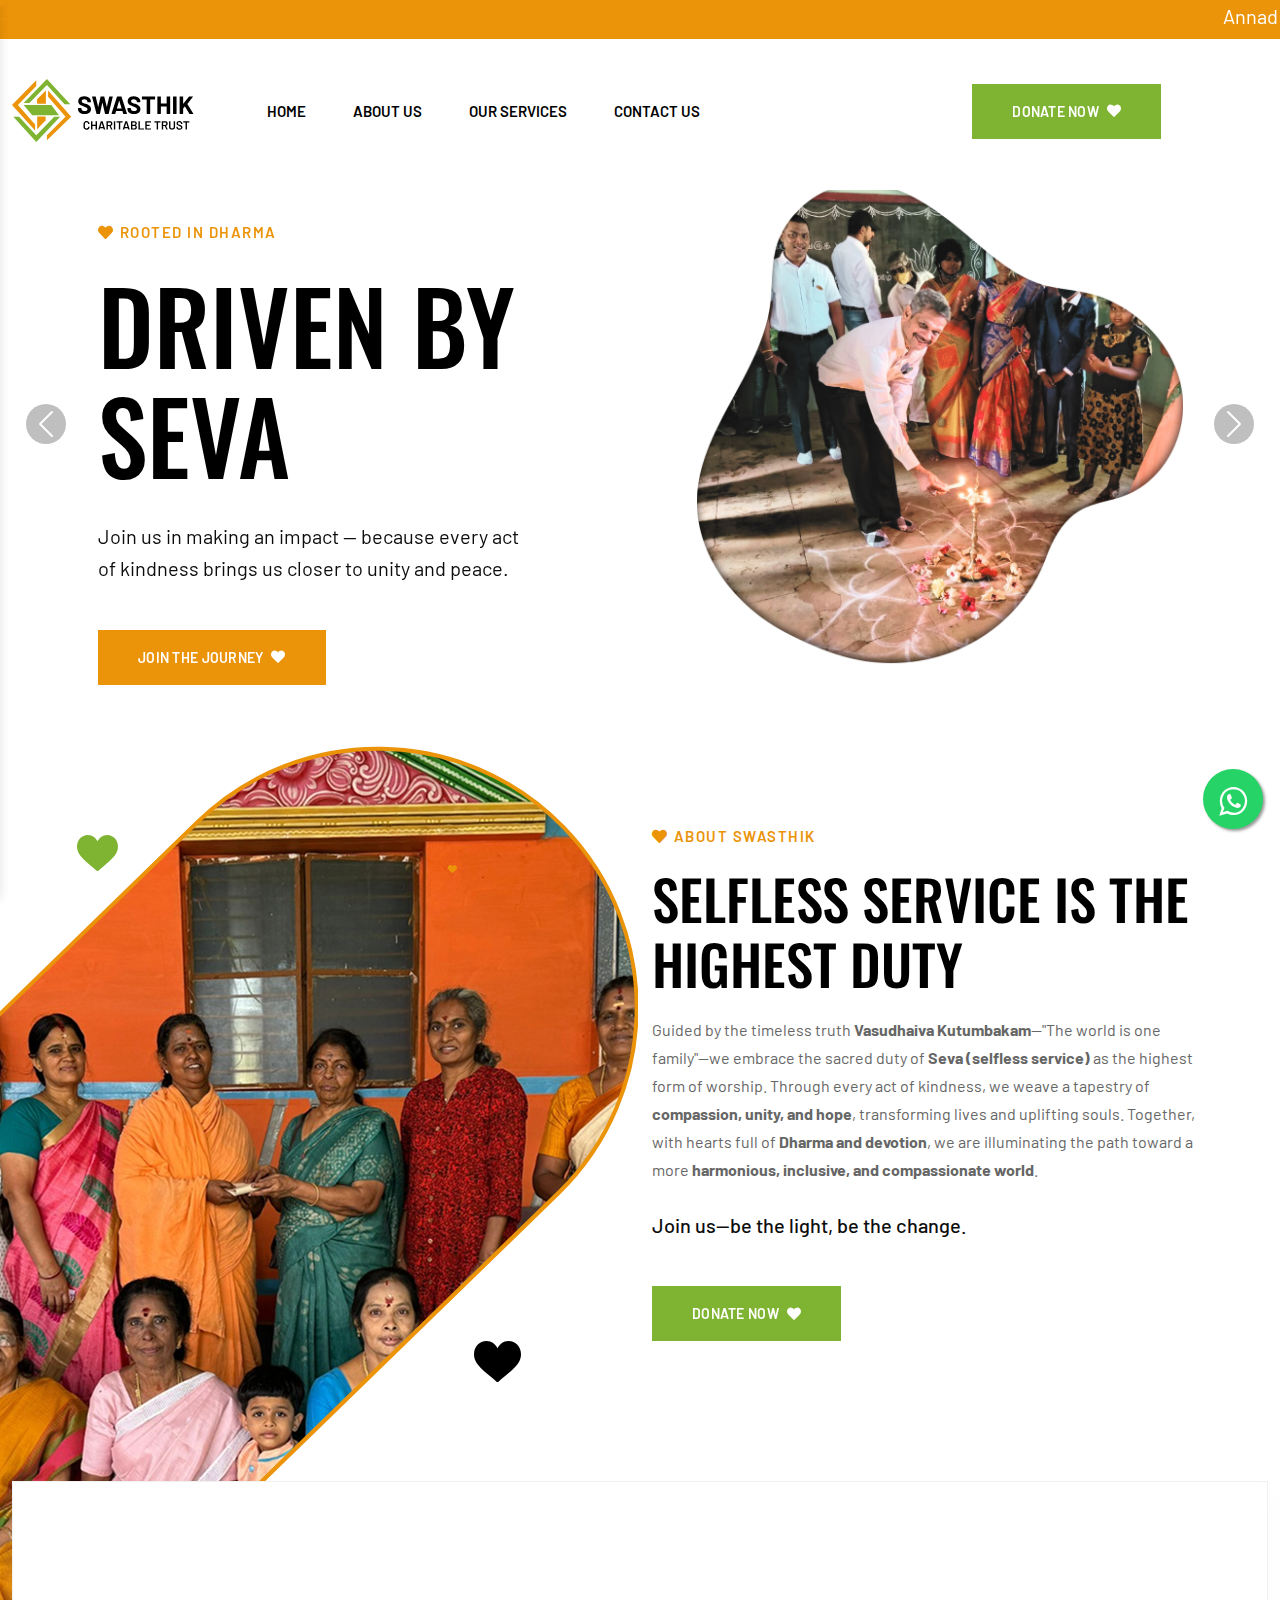
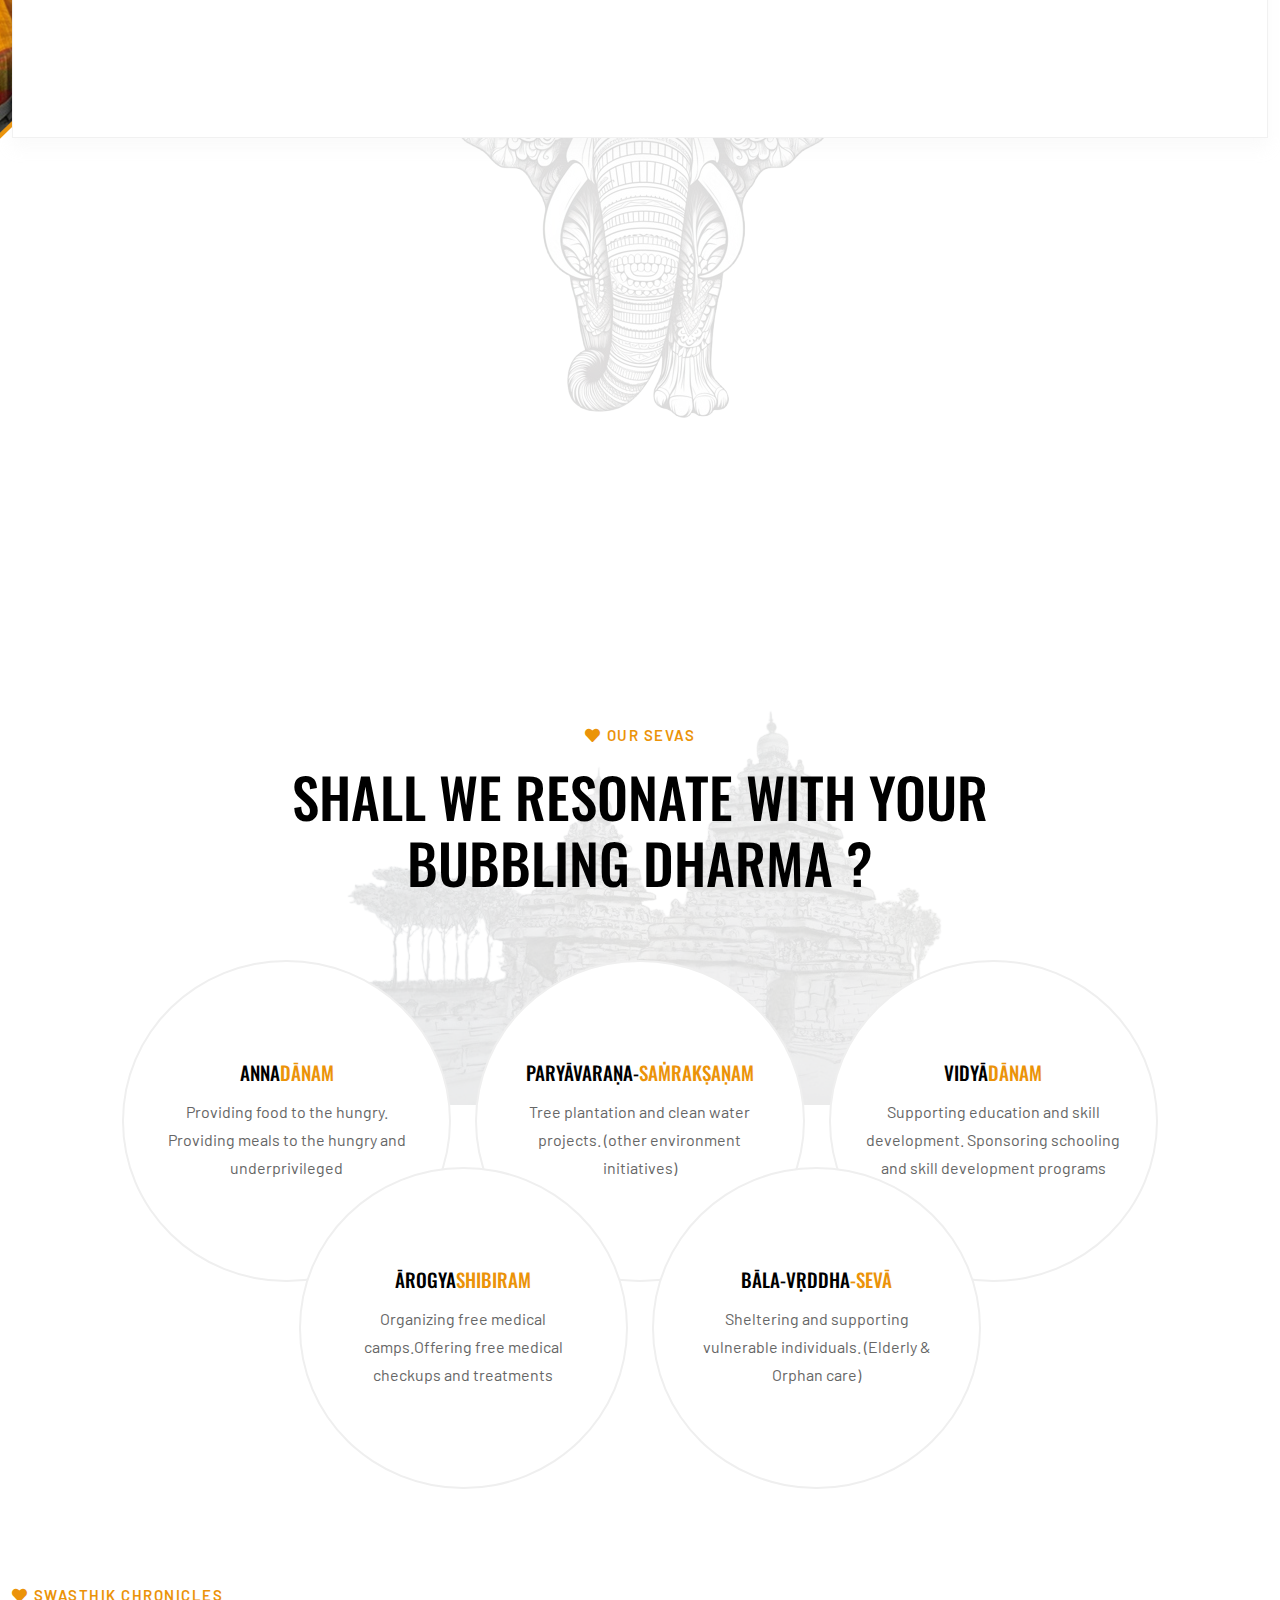
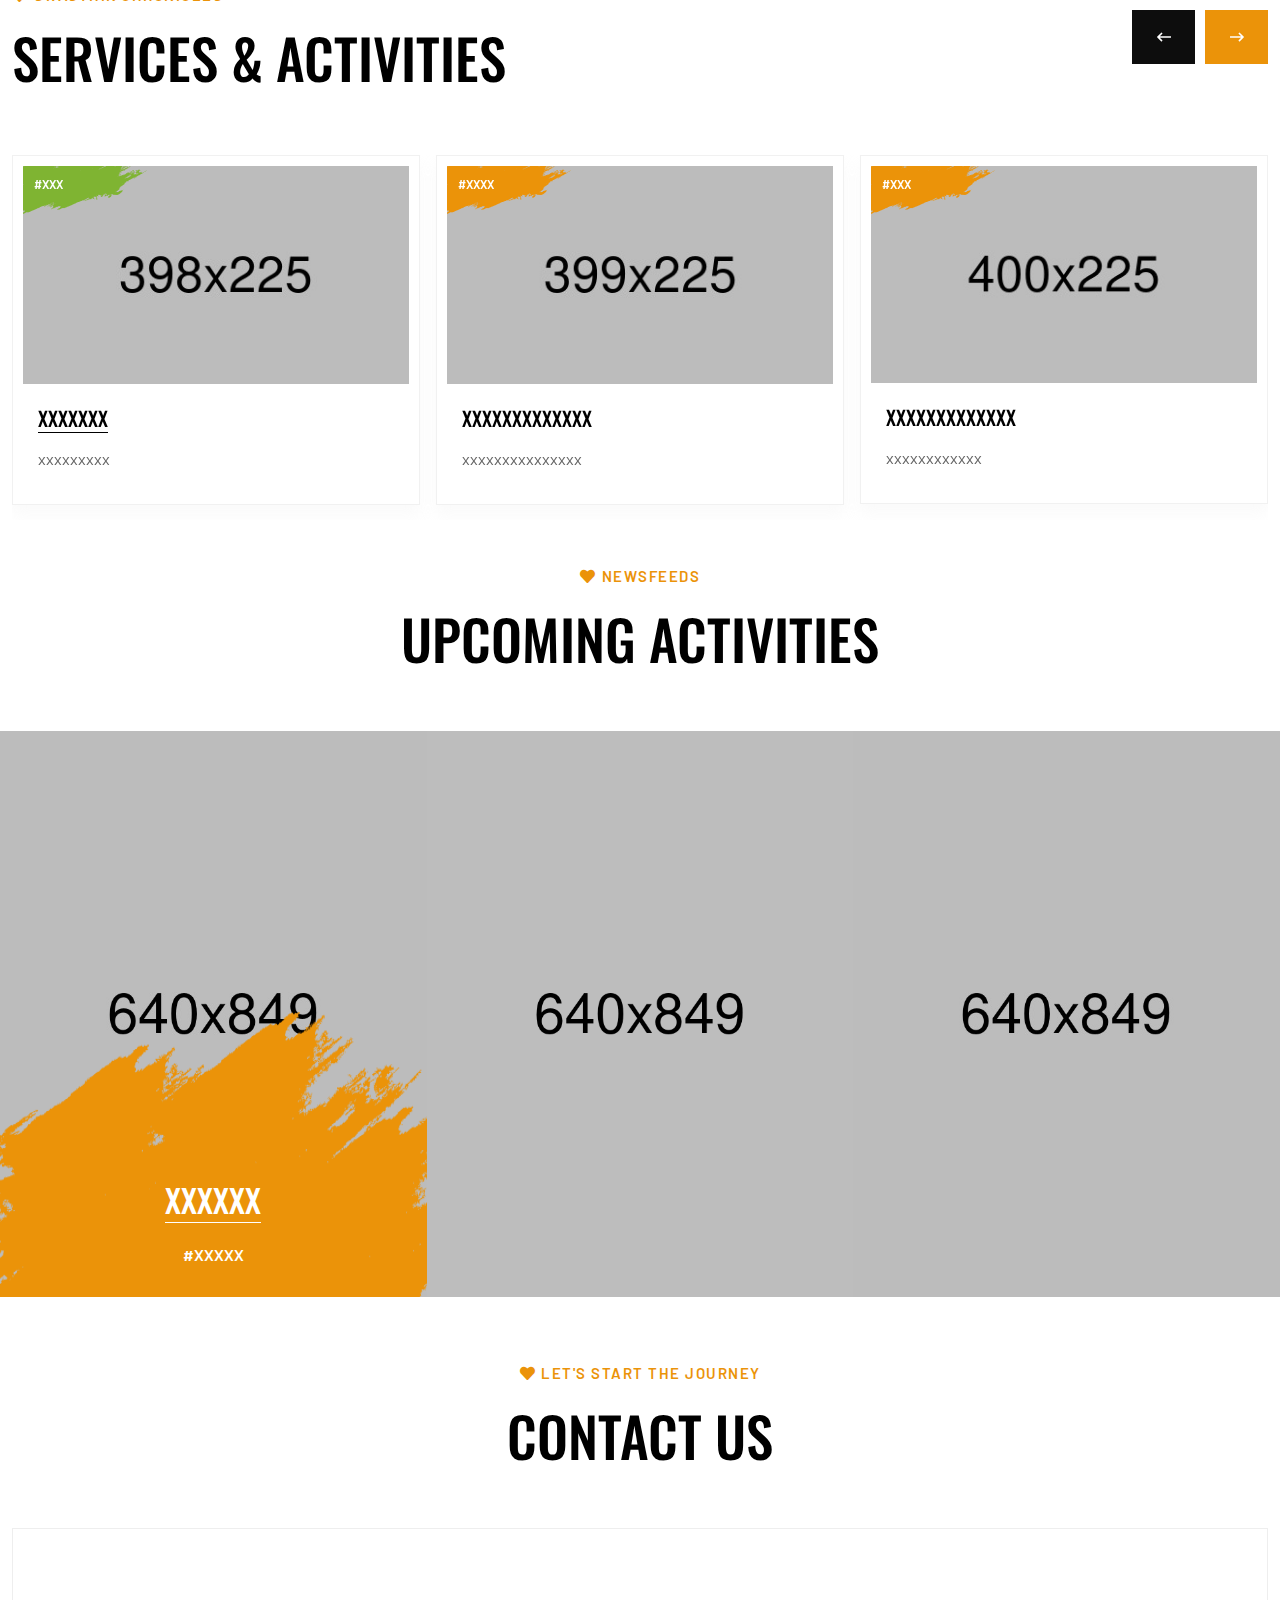
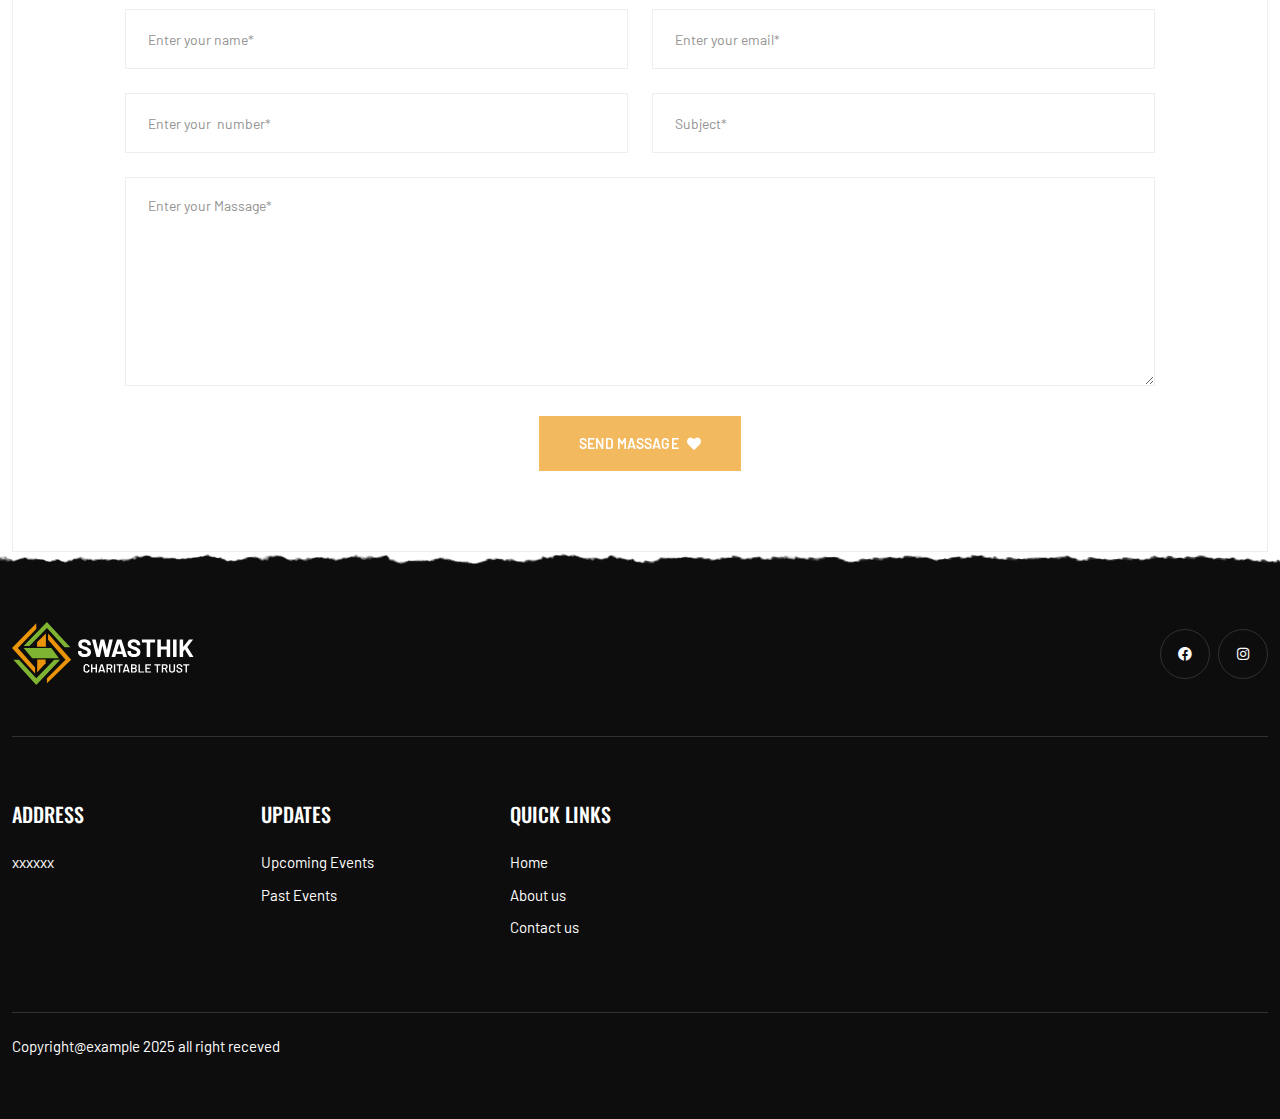
<file: index.html>
<!DOCTYPE html>
<html lang="en">

<head>
  <meta charset="utf-8">
  <meta name="viewport" content="width=device-width, initial-scale=1.0">
  <meta name="description" content="" />
  <meta name="author" content="" />
  <title>Swasthik Charitable Trust</title>
  <link rel="icon" href="image/favicon.png" type="image/png">
  <link rel="stylesheet" href="assets/animation/animate.min.css">
  <link rel="stylesheet" href="assets/animation/custom-animation.css">
  <link rel="stylesheet" href="assets/bootstrap/css/bootstrap.min.css">
  <link rel="stylesheet" href="assets/swiper/swiper.min.css">
  <link rel="stylesheet" href="assets/fontawesome/css/all.min.css">
  <link rel="stylesheet" href="assets/nice-select/nice-select.css">
  <link rel="preconnect" href="https://fonts.googleapis.com">
  <link rel="preconnect" href="https://fonts.gstatic.com" crossorigin>
  <link href="https://fonts.googleapis.com/css2?family=Barlow:wght@400;500;600;700&family=Oswald:wght@400;500;600;700&display=swap" rel="stylesheet">
  <link rel="stylesheet" href="css/main.css">
</head>

<body>
  <!-- Preloader -->
  <div id="preloader">
    <div class="ctn-preloader" id="ctn-preloader">
      <div class="round_spinner">
        <div class="spinner"></div>
        <div class="text">
          <img src="image/LOGO3.svg" alt="swasthik">
        </div>
      </div>
      <h2 class="head">सेवा:धर्मःपरमः</h2>
      <p></p>
    </div>
  </div>
  <!-- Preloader End -->
  <!-- Main -->
  <main class="main">

    <!-- Header Style One -->
    <!-- header -->
    <header class="header header--styleOne sticky-on">
      <div style="background-color: #eb9309 ; padding:1px; color: white; font-size: 20px;">
        <marquee>Annadanam Seva will be organized on 3rd March, 2025 at West Mambalam.</marquee>
      </div>
      <div id="sticky-placeholder">
      </div>
      <div class="container container--custom">
        <div class="row">
          <div class="col-11">
            <div class="header__wrapper">
              <!-- logo start -->
              <div class="header__logo">
                <a href="index.html" class="header__logo__link">
                  <img src="image/LOGO3.svg" alt="swasthik" class="header__logo__image">
                </a>
              </div>
              <!-- logo end -->
              <!-- Main Menu Start -->
              <div class="header__menu">
                <nav class="mainMenu">
                  <ul>
                    <li><a href="index.html">Home</a></li>
                    <li><a href="#aboutus">About Us</a></li>
                    <li><a href="#services">Our Services</a></li>
                    <li><a href="#contactus">Contact Us</a></li>
                  </ul>
                </nav>
              </div>
              <!-- Main Menu End -->
              <!-- Header Right Buttons Search Cart -->
              <div class="header__right">
                <div class="header__button">
                  <a class="btn btn--styleOne btn--secondary it-btn"  href="upi://pay?pa=balu30032001@oksbi&pn=Balu&cu=INR
" 
                  target="_blank">
                    <span class="btn__text">donate now</span>
                    <i class="fa-solid fa-heart btn__icon"></i>
                    <span class="it-btn__inner">
                                    <span class="it-btn__blobs">
                                        <span class="it-btn__blob"></span>
                    <span class="it-btn__blob"></span>
                    <span class="it-btn__blob"></span>
                    <span class="it-btn__blob"></span>
                    </span>
                    </span>
                    <svg class="it-btn__animation" xmlns="http://www.w3.org/2000/svg" version="1.1">
                      <defs>
                        <filter>
                          <feGaussianBlur in="SourceGraphic" result="blur" stdDeviation="10">
                          </feGaussianBlur>
                          <feColorMatrix in="blur" mode="matrix" values="1 0 0 0 0 0 1 0 0 0 0 0 1 0 0 0 0 0 21 -7" result="goo">
                          </feColorMatrix>
                          <feBlend in2="goo" in="SourceGraphic" result="mix"></feBlend>
                        </filter>
                      </defs>
                    </svg>
                  </a>
                </div>
              </div>
              <!-- Header Right Buttons Search Cart -->
            </div>
          </div>
        </div>
      </div>
    </header>
    <!-- end header -->
    <!-- Mobile Menu Button Start -->
    <div class="header header--mobile cc-header-menu mean-container position-relative" id="meanmenu">
      <div class="mean-bar headerBurgerMenu">
        <a href="index.html">
          <img class="mean-bar__logo" alt="Techkit" src="image/LOGO3.svg" />
        </a>
        <!-- Header Right Buttons Search Cart -->
        <div class="header__right">
          <div class="header__actions">
            <ul>
              <li>
                <button class="headerBurgerMenu__button sidebarBtn" onclick="this.classList.toggle('opened');this.setAttribute('aria-expanded', this.classList.contains('opened'))" aria-label="Main Menu">
                  <svg width="50" height="50" viewBox="0 0 100 100">
                    <path class="line line1" d="M 20,29.000046 H 80.000231 C 80.000231,29.000046 94.498839,28.817352 94.532987,66.711331 94.543142,77.980673 90.966081,81.670246 85.259173,81.668997 79.552261,81.667751 75.000211,74.999942 75.000211,74.999942 L 25.000021,25.000058" />
                    <path class="line line2" d="M 20,50 H 80" />
                    <path class="line line3" d="M 20,70.999954 H 80.000231 C 80.000231,70.999954 94.498839,71.182648 94.532987,33.288669 94.543142,22.019327 90.966081,18.329754 85.259173,18.331003 79.552261,18.332249 75.000211,25.000058 75.000211,25.000058 L 25.000021,74.999942" />
                  </svg>
                </button>
              </li>
            </ul>
          </div>
        </div>
        <!-- Header Right Buttons Search Cart -->
      </div>
    </div>
    <!-- Mobile Menu Button End -->
    <!-- Mobile Menu Navbar -->
    <div class="cc cc--slideNav">
      <div class="cc__logo mb-40">
        <a href="index.html">
          <img class="mean-bar__logo" alt="Techkit" src="image/LOGO3.svg" />
        </a>
      </div>
      <div class="offscreen-navigation mb-40">
        <nav class="menu-main-primary-container">
          <ul class="menu">
            <li class="list menu-item-parent">
              <a class="animation" href="index.html">Home</a>
            </li>
            <li class="list menu-item-parent">
              <a class="animation" href="#aboutus">About Us</a>
            </li>
            <li class="list menu-item-parent">
              <a class="animation" href="#contactus">ContactUs</a>
            </li>
          </ul>
        </nav>
      </div>
      <div class="itSocial itSocial--sidebar mb-40">
        <ul>
          <li>
            <a class="facebook" href="https://codercredit.com/" rel="nofollow">
              <i class="fab fa-facebook-f"></i>
            </a>
          </li>
          <li>
            <a class="instagram" href="https://codercredit.com/" rel="nofollow">
              <i class="fab fa-instagram"></i>
            </a>
          </li>
        </ul>
      </div>
      <div class="cc__button">
        <div class="header__button">
          <a class="btn btn--styleOne btn--secondary it-btn" href="#">
            <span class="btn__text">Donate Us</span>
            <i class="fa-solid fa-heart btn__icon"></i>
            <span class="it-btn__inner">
                    <span class="it-btn__blobs">
                        <span class="it-btn__blob"></span>
            <span class="it-btn__blob"></span>
            <span class="it-btn__blob"></span>
            <span class="it-btn__blob"></span>
            </span>
            </span>
            <svg class="it-btn__animation" xmlns="http://www.w3.org/2000/svg" version="1.1">
              <defs>
                <filter id="goo">
                  <feGaussianBlur in="SourceGraphic" result="blur" stdDeviation="10">
                  </feGaussianBlur>
                  <feColorMatrix in="blur" mode="matrix" values="1 0 0 0 0 0 1 0 0 0 0 0 1 0 0 0 0 0 21 -7" result="goo">
                  </feColorMatrix>
                  <feBlend in2="goo" in="SourceGraphic" result="mix"></feBlend>
                </filter>
              </defs>
            </svg>
          </a>
        </div>
      </div>
    </div>
    <!-- Mobile Menu Navbar End -->
    <!-- Header Style One End -->
    <!-- Hero/Welcome Section Start -->
    <section class="hero hero--style1 overflow-hidden">
      <div id="carouselExampleControls" class="carousel slide" data-bs-ride="carousel">
        <div class="carousel-inner">
          <div class="carousel-item active">
            <div class="container container--custom">
              <div class="row align-items-center justify-content-between">
                <div class="col-xl-5 col-lg-8 mb-30">
                  <div class="hero__content">
                    <span class="hero__title hero__title--small wow animate__fadeInUp animate__animated"
                    data-wow-duration="1200ms" data-wow-delay="200ms"><i class="fa-solid fa-heart btn__icon"></i>Rooted in Dharma </span>
                    <h1 class="hero__title hero__title--big wow animate__fadeInUp animate__animated" data-wow-duration="1200ms" data-wow-delay="300ms">Driven by Seva</h1>
                    <p class="hero__text wow animate__fadeInUp animate__animated" data-wow-duration="1200ms" data-wow-delay="400ms">Join us in making an impact — because every act of kindness brings us closer to unity and peace.
                    </p>
                    <a class="btn btn--styleOne btn--primary it-btn wow animate__fadeInUp animate__animated" data-wow-duration="1200ms" data-wow-delay="500ms" href="#">
                      <span class="btn__text">join the journey</span>
                      <i class="fa-solid fa-heart btn__icon"></i>
                      <span class="it-btn__inner">
                      <span class="it-btn__blobs">
                        <span class="it-btn__blob"></span>
                      <span class="it-btn__blob"></span>
                      <span class="it-btn__blob"></span>
                      <span class="it-btn__blob"></span>
                      </span>
                      </span>
                      <svg class="it-btn__animation" xmlns="http://www.w3.org/2000/svg" version="1.1">
                        <defs>
                          <filter>
                            <feGaussianBlur in="SourceGraphic" result="blur" stdDeviation="10"></feGaussianBlur>
                            <feColorMatrix in="blur" mode="matrix" values="1 0 0 0 0 0 1 0 0 0 0 0 1 0 0 0 0 0 21 -7" result="goo">
                            </feColorMatrix>
                            <feBlend in2="goo" in="SourceGraphic" result="mix"></feBlend>
                          </filter>
                        </defs>
                      </svg>
                    </a>
                  </div>
                </div>
                <div class="col-xl-6 mb-30">
                  <figure class="hero__figure wow animate__zoomIn animate__animated" data-wow-duration="1200ms" data-wow-delay="600ms">
                    <img src="image/heroo.png" alt="swasthik Man" class="hero__figure__thumbs">
                    <!-- <img class="hero__figure__overlay" src="image/shapes/shapes3.svg" alt="swasthik"> -->
                  </figure>
                </div>
              </div>
            </div>
        </div>
          <div class="carousel-item">
            <div class="container container--custom">
              <div class="row align-items-center justify-content-between">
                <div class="col-xl-5 col-lg-8 mb-30">
                  <div class="hero__content">
                    <span class="hero__title hero__title--small wow animate__fadeInUp animate__animated"
                    data-wow-duration="1200ms" data-wow-delay="200ms"><i class="fa-solid fa-heart btn__icon"></i>Rooted in seva</span>
                    <h1 class="hero__title hero__title--big wow animate__fadeInUp animate__animated" data-wow-duration="1200ms" data-wow-delay="300ms">Guided by Paramah</h1>
                    <p class="hero__text wow animate__fadeInUp animate__animated" data-wow-duration="1200ms" data-wow-delay="400ms">Empowering lives through wisdom and harmony.  Be part of the journey.
                    </p>
                    <a class="btn btn--styleOne btn--primary it-btn wow animate__fadeInUp animate__animated" data-wow-duration="1200ms" data-wow-delay="500ms" href="#">
                      <span class="btn__text">join the journey</span>
                      <i class="fa-solid fa-heart btn__icon"></i>
                      <span class="it-btn__inner">
                      <span class="it-btn__blobs">
                        <span class="it-btn__blob"></span>
                      <span class="it-btn__blob"></span>
                      <span class="it-btn__blob"></span>
                      <span class="it-btn__blob"></span>
                      </span>
                      </span>
                      <svg class="it-btn__animation" xmlns="http://www.w3.org/2000/svg" version="1.1">
                        <defs>
                          <filter>
                            <feGaussianBlur in="SourceGraphic" result="blur" stdDeviation="10"></feGaussianBlur>
                            <feColorMatrix in="blur" mode="matrix" values="1 0 0 0 0 0 1 0 0 0 0 0 1 0 0 0 0 0 21 -7" result="goo">
                            </feColorMatrix>
                            <feBlend in2="goo" in="SourceGraphic" result="mix"></feBlend>
                          </filter>
                        </defs>
                      </svg>
                    </a>
                  </div>
                </div>
                <div class="col-xl-6 mb-30">
                  <figure class="hero__figure wow animate__zoomIn animate__animated" data-wow-duration="1200ms" data-wow-delay="600ms">
                    <img src="image/heroo2.png" alt="swasthik Man" class="hero__figure__thumbs">
                    <!-- <img class="hero__figure__overlay" src="image/shapes/shapes3.svg" alt="swasthik"> -->
                  </figure>
                </div>
              </div>
            </div>
          </div>
        </div>
        <button class="carousel-control-prev" type="button" data-bs-target="#carouselExampleControls" data-bs-slide="prev">
          <span class="carousel-control-prev-icon" aria-hidden="true"></span>
          <span class="visually-hidden">Previous</span>
        </button>
        <button class="carousel-control-next" type="button" data-bs-target="#carouselExampleControls" data-bs-slide="next">
          <span class="carousel-control-next-icon" aria-hidden="true"></span>
          <span class="visually-hidden">Next</span>
        </button>
      </div>
    </section>
    <!-- Hero/Welcome Section End -->

    <!-- About && Features && Donner Section -->
     
    <section class="about" id="aboutus">
      <img class="about__shape about__shape--one" src="image/shapes/love-shape3.svg" alt="swasthik Shape">
      <img class="about__shape about__shape--two" src="image/shapes/love-shape4.svg" alt="swasthik Shape">
      <img class="about__shape about__shape--three" src="image/shapes/love-shape5.svg" alt="swasthik Shape">
      <div class="aboutArea aboutArea--padding position-relative">
        <img class="mask-aboutBack wow animate__fadeInLeft animate__animated" data-wow-duration="1200ms" data-wow-delay="300ms" src="image/shapes/mask-shape3.svg" alt="swasthik Shape">
        <div class="mask mask--about wow animate__fadeInLeft animate__animated" data-wow-duration="1200ms" data-wow-delay="200ms">
          <img src="image/aboutus.jpg" alt="swasthik Shape" class="mask__thumb">
          <img class="mask__overlay" src="image/shapes/mask-shape2.svg" alt="swasthik Shape">
        </div>
        <div class="container">
          <div class="row justify-content-end">
            <div class="col-lg-6 mb-30">
              <div class="aboutContent">
                <!-- Section Heading/Title -->
                <div class="sectionTitle mb-20">
                  <span class="sectionTitle__small">
                  <i class="fa-solid fa-heart btn__icon"></i>
                  about swasthik
                </span>
                  <h2 class="sectionTitle__big">Selfless Service is the Highest Duty
                  </h2>
                </div>
                <!-- Section Heading/Title End -->
                <p class="aboutContent__text">
                  Guided by the timeless truth <b>Vasudhaiva Kutumbakam</b>—"The world is one family"—we embrace the sacred duty of <b>Seva (selfless service)</b> as the highest form of worship. Through every act of kindness, we weave a tapestry of <b>compassion, unity, and hope</b>, transforming lives and uplifting souls. 
                  Together, with hearts full of <b>Dharma and devotion</b>, we are illuminating the path toward a more <b>harmonious, inclusive, and compassionate world</b>. 
                  
                </p>
                <span class="aboutContent__quote">Join us—be the light, be the change.</span>
                <a class="btn btn--styleOne btn--secondary it-btn" href="#">
                  <span class="btn__text">donate now</span>
                  <i class="fa-solid fa-heart btn__icon"></i>
                  <span class="it-btn__inner">
                  <span class="it-btn__blobs">
                    <span class="it-btn__blob"></span>
                  <span class="it-btn__blob"></span>
                  <span class="it-btn__blob"></span>
                  <span class="it-btn__blob"></span>
                  </span>
                  </span>
                  <svg class="it-btn__animation" xmlns="http://www.w3.org/2000/svg" version="1.1">
                    <defs>
                      <filter>
                        <feGaussianBlur in="SourceGraphic" result="blur" stdDeviation="10">
                        </feGaussianBlur>
                        <feColorMatrix in="blur" mode="matrix" values="1 0 0 0 0 0 1 0 0 0 0 0 1 0 0 0 0 0 21 -7" result="goo">
                        </feColorMatrix>
                        <feBlend in2="goo" in="SourceGraphic" result="mix"></feBlend>
                      </filter>
                    </defs>
                  </svg>
                </a>
              </div>
            </div>
          </div>
        </div>
      </div>
      <div class="featureArea pt-70">
        <div class="featureArea__map">
          <img src="image/ele.png" alt="swasthik Map">
        </div>
        <div class="container">
          <div class="row">
            <div class="col-12">
              <div class="keyFeatureBox mb-30">
                <div class="row">
                  <div class="col-lg-4 wow animate__fadeInLeft" data-wow-duration="1200ms" data-wow-delay="200ms">
                    <div class="keyFeatureBlock mb-30">
                      <div class="keyFeatureBlock__left">
                        <span class="keyFeatureBlock__icon">
                        <img src="image/icons/icon1.svg" alt="swasthik Feature_Icon">
                      </span>
                      </div>
                      <div class="keyFeatureBlock__content">
                        <h3 class="keyFeatureBlock__heading">
                          <a class="keyFeatureBlock__heading__link" href="services.html">
                            सेवा: (Seva)
                          </a>
                        </h3>
                        <p class="keyFeatureBlock__text">Serving those in need with compassion and action.</p>
                      </div>
                      <div class="keyFeatureBlock__skill skill-bar" data-width="80%">
                        <span class="keyFeatureBlock__skill__bar"></span>
                      </div>
                    </div>
                  </div>
                  <div class="col-lg-4 wow animate__fadeInLeft" data-wow-duration="1200ms" data-wow-delay="300ms">
                    <div class="keyFeatureBlock mb-30">
                      <div class="keyFeatureBlock__left">
                        <span class="keyFeatureBlock__icon">
                        <img src="image/icons/icon2.svg" alt="swasthik Feature_Icon">
                      </span>
                      </div>
                      <div class="keyFeatureBlock__content">
                        <h3 class="keyFeatureBlock__heading">
                          <a class="keyFeatureBlock__heading__link" href="services.html">
                            धर्मः (Dharma)
                          </a>
                        </h3>
                        <p class="keyFeatureBlock__text">Uplifting lives through wisdom, justice, and empowerment.</p>
                      </div>
                      <div class="keyFeatureBlock__skill skill-bar" data-width="94%">
                        <span class="keyFeatureBlock__skill__bar"></span>
                      </div>
                    </div>
                  </div>
                  <div class="col-lg-4 wow animate__fadeInLeft" data-wow-duration="1200ms" data-wow-delay="400ms">
                    <div class="keyFeatureBlock mb-30">
                      <div class="keyFeatureBlock__left">
                        <span class="keyFeatureBlock__icon">
                        <img src="image/icons/icon3.svg" alt="swasthik Feature_Icon">
                      </span>
                      </div>
                      <div class="keyFeatureBlock__content">
                        <h3 class="keyFeatureBlock__heading">
                          <a class="keyFeatureBlock__heading__link" href="services.html">
                            परमः (Paramah)
                          </a>
                        </h3>
                        <p class="keyFeatureBlock__text">Fostering unity, harmony, and a higher purpose for all.</p>
                      </div>
                      <div class="keyFeatureBlock__skill skill-bar" data-width="70%">
                        <span class="keyFeatureBlock__skill__bar"></span>
                      </div>
                    </div>
                  </div>
                </div>
              </div>
            </div>
          </div>
        </div>
        <div class="donnerArea pt-70 pb-95">
          <div class="container">
            <div class="row">
              <div class="col-12">
                <div class="donnerAreaContent text-center mb-30">
                  <h2 class="donnerAreaContent__bigTitle wow animate__fadeInUp" data-wow-duration="1200ms" data-wow-delay="200ms">
                    <span class="donnerAreaContent__bigTitle__number">Seva as the Path ,</span>
                    <span class="donnerAreaContent__bigTitle__text">Unity as the Truth</span>
                  </h2>
                  <p class="keyFeatureBlock__text pb-25 wow animate__fadeInUp" data-wow-duration="1200ms" data-wow-delay="300ms" style="margin: 0% 16%;">Rooted in the timeless wisdom of the sages, we recognize that all beings are interconnected, beyond divisions of faith, culture, or identity. Service (Seva) is not just an act of kindness but a path to realizing our shared humanity—where compassion uplifts, knowledge liberates, and selfless action transforms the world.</p>
                  <p class="keyFeatureBlock__text pb-25 wow animate__fadeInUp" data-wow-duration="1200ms" data-wow-delay="300ms" style="margin: 0% 16%;">Guided by the principle "For the upliftment of the self and the welfare of all," we dedicate ourselves to fostering harmony, wisdom, and collective well-being. Through service, education, and empowerment, we strive to create a world where kindness transcends boundaries, and unity is our highest truth.</p>
                  <a class="btn btn--styleOne btn--black it-btn wow animate__fadeInUp" data-wow-duration="1200ms" data-wow-delay="400ms" href="#">
                    <span class="btn__text">BECAME A VOLEENTEER</span>
                    <i class="fa-solid fa-heart btn__icon"></i>
                    <span class="it-btn__inner">
                    <span class="it-btn__blobs">
                      <span class="it-btn__blob"></span>
                    <span class="it-btn__blob"></span>
                    <span class="it-btn__blob"></span>
                    <span class="it-btn__blob"></span>
                    </span>
                    </span>
                    <svg class="it-btn__animation" xmlns="http://www.w3.org/2000/svg" version="1.1">
                      <defs>
                        <filter>
                          <feGaussianBlur in="SourceGraphic" result="blur" stdDeviation="10"></feGaussianBlur>
                          <feColorMatrix in="blur" mode="matrix" values="1 0 0 0 0 0 1 0 0 0 0 0 1 0 0 0 0 0 21 -7" result="goo">
                          </feColorMatrix>
                          <feBlend in2="goo" in="SourceGraphic" result="mix"></feBlend>
                        </filter>
                      </defs>
                    </svg>
                  </a>
                </div>
              </div>
            </div>
          </div>
        </div>
      </div>

          <!-- Facts -->
    <div class="fact fact--layout1 position-relative pt-20 pb-95">
      <img src="image/temple.png" alt="swasthik" class="fact__map position-absolute">
      <div class="container">
        <div class="row">
          <div class="col-lg-7 col-md-8 mx-auto">
            <!-- Section Heading/Title -->
            <div class="sectionTitle text-center mb-65">
              <span class="sectionTitle__small justify-content-center">
              <i class="fa-solid fa-heart btn__icon"></i>
             our sevas
            </span>
              <h2 class="sectionTitle__big">shall we resonate with your bubbling dharma ?</h2>
            </div>
            <!-- Section Heading/Title End -->
          </div>
        </div>
        <div class="factWrapper">
          <div class="row gx-50">
            <div class="col-lg-4">
              <div class="factBlock factBlock--one">
                <h3 class="factBlock__heading"><span class="factBlock__number">Anna</span><span
                  class="factBlock__ext">dānam</span>
                </h3>
                <p class="factBlock__text">Providing food to the hungry. Providing meals to the hungry and underprivileged</p>
              </div>
            </div>
            <div class="col-lg-4">
              <div class="factBlock factBlock--two">
                <h3 class="factBlock__heading"><span class="factBlock__number">Paryāvaraṇa-</span><span
                  class="factBlock__ext">saṁrakṣaṇam</span>
                </h3>
                <p class="factBlock__text">Tree plantation and clean water projects. (other environment initiatives)</p>
              </div>
            </div>
            <div class="col-lg-4">
              <div class="factBlock factBlock--three">
                <h3 class="factBlock__heading"><span class="factBlock__number">Vidyā</span><span
                  class="factBlock__ext">dānam </span>
                </h3>
                <p class="factBlock__text">Supporting education and skill development. Sponsoring schooling and skill development programs</p>
              </div>
            </div>
          </div>
        </div>
        <div class="factWrapper factWrapper--two">
          <div class="row justify-content-center gx-50">
            <div class="col-lg-4">
              <div class="factBlock factBlock--four">
                <h3 class="factBlock__heading"><span class="factBlock__number">Ārogya</span><span
                  class="factBlock__ext">shibiram</span>
                </h3>
                <p class="factBlock__text">Organizing free medical camps.Offering free medical checkups and treatments</p>
              </div>
            </div>
            <div class="col-lg-4">
              <div class="factBlock factBlock--five">
                <h3 class="factBlock__heading"><span class="factBlock__number">Bāla-vṛddha</span><span
                  class="factBlock__ext">-sevā</span>
                </h3>
                <p class="factBlock__text">Sheltering and supporting vulnerable individuals. (Elderly & Orphan care)</p>
              </div>
            </div>
          </div>
        </div>
      </div>
    </div>
    <!-- Facts End -->
        
        <div class="featureArea__main cc-slide-wrap" id="services">
          <div class="container">
            <div class="row align-items-center">
              <div class="col-lg-6">
                <!-- Section Heading/Title -->
                <div class="sectionTitle mb-65">
                  <span class="sectionTitle__small">
                  <i class="fa-solid fa-heart btn__icon"></i>
                  swasthik chronicles 
                </span>
                  <h2 class="sectionTitle__big">Services & Activities</h2>
                </div>
                <!-- Section Heading/Title End -->
              </div>
              <div class="col-lg-6">
                <div class="sliderNav sliderNav--style1 mb-65">
                  <span class="sliderNav__btn btn-prev">
                  <svg width="15" height="10" viewBox="0 0 15 10" fill="none" xmlns="http://www.w3.org/2000/svg">
                    <path
                      d="M5.75 9.40625L6.375 8.78125C6.5 8.625 6.5 8.40625 6.34375 8.25L3.84375 5.8125H14.625C14.8125 5.8125 15 5.65625 15 5.4375V4.5625C15 4.375 14.8125 4.1875 14.625 4.1875H3.84375L6.34375 1.78125C6.5 1.625 6.5 1.40625 6.375 1.25L5.75 0.625C5.59375 0.5 5.375 0.5 5.21875 0.625L1.09375 4.75C0.96875 4.90625 0.96875 5.125 1.09375 5.28125L5.21875 9.40625C5.375 9.53125 5.59375 9.53125 5.75 9.40625Z"
                      fill="white" />
                  </svg>
                </span>
                  <span class="sliderNav__btn btn-next">
                  <svg width="14" height="10" viewBox="0 0 14 10" fill="none" xmlns="http://www.w3.org/2000/svg">
                    <path
                      d="M9.21875 0.625L8.59375 1.25C8.46875 1.40625 8.46875 1.625 8.625 1.78125L11.125 4.1875H0.375C0.15625 4.1875 0 4.375 0 4.5625V5.4375C0 5.65625 0.15625 5.8125 0.375 5.8125H11.125L8.625 8.25C8.46875 8.40625 8.46875 8.625 8.59375 8.78125L9.21875 9.40625C9.375 9.53125 9.59375 9.53125 9.75 9.40625L13.875 5.28125C14 5.125 14 4.90625 13.875 4.75L9.75 0.625C9.59375 0.5 9.375 0.5 9.21875 0.625Z"
                      fill="white" />
                  </svg>
                </span>
                </div>
              </div>
            </div>
            <div class="cc-sliderStyle1 swiper">
              <div class="swiper-wrapper">
                <div class="swiper-slide">
                  <div class="featureBlock featureBlock--active">
                    <div class="featureBlock__wrap">
                      <figure class="featureBlock__thumb">
                        <a class="featureBlock__thumb__link" href="#">
                          <img src="image/featured/featuredThumb1.jpg" alt="swasthik Featured Thumb">
                        </a>
                        <a class="featureBlock__hashLink" href="#">
                          <span class="featureBlock__hashLink__text">#xxx</span>
                        </a>
                      </figure>
                      <div class="featureBlock__content">
                        <h3 class="featureBlock__heading">
                          <a class="featureBlock__heading__link" href="#">
                            xxxxxxx
                          </a>
                        </h3>
                        <p class="featureBlock__text">
                          xxxxxxxxx
                        </p>
                      </div>
                    </div>
                  </div>
                </div>
                <div class="swiper-slide">
                  <div class="featureBlock">
                    <div class="featureBlock__wrap">
                      <figure class="featureBlock__thumb">
                        <a class="featureBlock__thumb__link" href="#">
                          <img src="image/featured/featuredThumb2.jpg" alt="swasthik Featured Thumb">
                        </a>
                        <a class="featureBlock__hashLink" href="#">
                          <span class="featureBlock__hashLink__text">#xxxx</span>
                        </a>
                      </figure>
                      <div class="featureBlock__content">
                        <h3 class="featureBlock__heading">
                          <a class="featureBlock__heading__link" href="#">
                            xxxxxxxxxxxxx
                          </a>
                        </h3>
                        <p class="featureBlock__text">
                          xxxxxxxxxxxxxxx
                        </p>
                      </div>
                    </div>
                  </div>
                </div>
                <div class="swiper-slide">
                  <div class="featureBlock">
                    <div class="featureBlock__wrap">
                      <figure class="featureBlock__thumb">
                        <a class="featureBlock__thumb__link" href="#">
                          <img src="image/featured/featuredThumb3.jpg" alt="swasthik Featured Thumb">
                        </a>
                        <a class="featureBlock__hashLink" href="#">
                          <span class="featureBlock__hashLink__text">#xxx</span>
                        </a>
                      </figure>
                      <div class="featureBlock__content">
                        <h3 class="featureBlock__heading">
                          <a class="featureBlock__heading__link" href="#">
                            xxxxxxxxxxxxx
                          </a>
                        </h3>
                        <p class="featureBlock__text">
                          xxxxxxxxxxxx
                        </p>
                      </div>
                    </div>
                  </div>
                </div>
              </div>
            </div>
          </div>
        </div>
      </div>
    </section>
    <!-- About && Features && Doner End -->

    <!-- Portfolio -->
    <section class="portfolio">
      <div class="container-fluid p-0 overflow-hidden">
        <div class="row">
          <div class="col-lg-6 mx-auto pt-45">
            <!-- Section Heading/Title -->
            <div class="sectionTitle text-center mb-60">
              <span class="sectionTitle__small justify-content-center">
              <i class="fa-solid fa-heart btn__icon"></i>
              Newsfeeds
            </span>
              <h2 class="sectionTitle__big">Upcoming Activities</h2>
            </div>
            <!-- Section Heading/Title End -->
          </div>
        </div>
        <div class="row g-0">
          <div class="col-lg-4 col-md-6">
            <div class="portfolioBlock position-relative portfolioBlock--active">
              <figure class="portfolioBlock__figure">
                <img class="portfolioBlock__figure__thumb" src="image/portfolio/portfolio-thumb1.jpg" alt="swasthik Portfolio">
                <div class="portfolioBlock__figure__shape">
                  <img src="image/shapes/portfolio-shape.png" alt="swasthik">
                </div>
              </figure>
              <div class="portfolioBlock__content">
                <h2 class="portfolioBlock__heading text-uppercase"><a href="#">xxxxxx</a></h2>
                <a class="portfolioBlock__hashLink" href="https://instagram.com" target="_blank"><span>#xxxxx</span></a>
              </div>
            </div>
          </div>
          <div class="col-lg-4 col-md-6">
            <div class="portfolioBlock position-relative">
              <figure class="portfolioBlock__figure">
                <img class="portfolioBlock__figure__thumb" src="image/portfolio/portfolio-thumb2.jpg" alt="swasthik Portfolio">
                <div class="portfolioBlock__figure__shape">
                  <img src="image/shapes/portfolio-shape.png" alt="swasthik">
                </div>
              </figure>
              <div class="portfolioBlock__content">
                <h2 class="portfolioBlock__heading text-uppercase"><a href="#">xxxxxxx</a></h2>
                <a class="portfolioBlock__hashLink" href="https://instagram.com" target="_blank"><span>#xxxx</span></a>
              </div>
            </div>
          </div>
          <div class="col-lg-4 col-md-6">
            <div class="portfolioBlock position-relative">
              <figure class="portfolioBlock__figure">
                <img class="portfolioBlock__figure__thumb" src="image/portfolio/portfolio-thumb3.jpg" alt="swasthik Portfolio">
                <div class="portfolioBlock__figure__shape">
                  <img src="image/shapes/portfolio-shape.png" alt="swasthik">
                </div>
              </figure>
              <div class="portfolioBlock__content">
                <h2 class="portfolioBlock__heading text-uppercase"><a href="#">xxxxx</a></h2>
                <a class="portfolioBlock__hashLink" href="https://instagram.com" target="_blank"><span>#xxxx</span></a>
              </div>
            </div>
          </div>
        </div>
      </div>
    </section>
    <!-- Portfolio End -->

        <!-- Contact -->
        <div class="contact pt-65" id="contactus">
          <div class="container">

            <div class="row">
              <div class="col-lg-6 mx-auto">
                <!-- Section Heading/Title -->
                <div class="sectionTitle text-center mb-60">
                  <span class="sectionTitle__small justify-content-center">
                  <i class="fa-solid fa-heart btn__icon"></i>
                  Let's Start The Journey
                </span>
                  <h2 class="sectionTitle__big">Contact Us</h2>
                </div>
                <!-- Section Heading/Title End -->
              </div>
            </div>

            <form id="contact-form" action="#" class="it-contact-form commentsPost commentsPost--style2 pt-45 pb-25">
              <div class="row g-4">
                <div class="col-md-6">
                  <div class="commentsPost__input">
                    <input name="name" type="text" placeholder="Enter your name*" required >
                  </div>
                </div>
                <div class="col-md-6">
                  <div class="commentsPost__input">
                    <input name="email" type="text" placeholder="Enter your email*" required >
                  </div>
                </div>
                <div class="col-md-6">
                  <div class="commentsPost__input">
                    <input name="phone" type="text" placeholder="Enter your  number*" required >
                  </div>
                </div>
                <div class="col-md-6">
                  <div class="commentsPost__input">
                    <input name="subject" type="text" placeholder="Subject*" required >
                  </div>
                </div>
                <div class="col-12">
                  <div class="commentsPost__input">
                    <textarea name="message" placeholder="Enter your Massage*" required ></textarea>
                  </div>
                </div>
                <div class="col-12">
                  <div class="commentsPost__button text-center">
                    <button type="submit" class="btn btn--styleOne btn--primary it-btn">
                      <span class="btn__text">Send massage</span>
                      <i class="fa-solid fa-heart btn__icon"></i>
                      <span class="it-btn__inner">
                      <span class="it-btn__blobs">
                        <span class="it-btn__blob"></span>
                      <span class="it-btn__blob"></span>
                      <span class="it-btn__blob"></span>
                      <span class="it-btn__blob"></span>
                      </span>
                      </span>
                      <svg class="it-btn__animation" xmlns="http://www.w3.org/2000/svg" version="1.1">
                        <defs>
                          <filter>
                            <feGaussianBlur in="SourceGraphic" result="blur" stdDeviation="10"></feGaussianBlur>
                            <feColorMatrix in="blur" mode="matrix" values="1 0 0 0 0 0 1 0 0 0 0 0 1 0 0 0 0 0 21 -7" result="goo">
                            </feColorMatrix>
                            <feBlend in2="goo" in="SourceGraphic" result="mix"></feBlend>
                          </filter>
                        </defs>
                      </svg>
                    </button>
                  </div>
                </div>
              </div>
              <div class="form-response"></div>
            </form>
          </div>
        </div>
        <!-- Contact End -->


           <!-- Template Search -->
  <div id="template-search" class="template-search">
    <button type="button" class="close">
      <i class="fa-solid fa-xmark"></i>
    </button>
    <form class="search-form">
      <input type="search" value="" placeholder="Type your search" />
      <button type="submit" class="search-btn">
        <i class="fas fa-search"></i>
      </button>
    </form>
  </div>
  <!-- Template Search End -->

  <link rel="stylesheet" href="https://maxcdn.bootstrapcdn.com/font-awesome/4.5.0/css/font-awesome.min.css">
<a href="https://api.whatsapp.com/send?phone=916380661254&text=Hello%21%20how%20m%C3%A1s%20informaci%C3%B3n%20sobre%20Varela%202." class="float" target="_blank">
<i class="fa fa-whatsapp my-float"></i>
</a>
     
  </main>
  <!-- Main End -->
  <!-- footer -->
  <footer class="footer footer--bg footer--styleOne pt-70 pb-40">
    <img src="image/shapes/footerShape2.png" alt="swasthik Shape" class="footer__shape">
    <div class="container">
      <div class="row align-items-center">
        <div class="col">
          <div class="footer__logo">
            <img src="image/LOGOwhite.svg" alt="swasthik Logo" class="footer__logo__image">
          </div>
        </div>
        <div class="col">
          <div class="footer__social itSocial">
            <ul>
              <li>
                <a class="facebook" href="https://codercredit.com/" rel="nofollow">
                  <i class="fab fa-facebook-f"></i>
                </a>
              </li>
              <li>
                <a class="instagram" href="https://codercredit.com/" rel="nofollow">
                  <i class="fab fa-instagram"></i>
                </a>
              </li>
            </ul>
          </div>
        </div>
        <div class="col-12">
          <hr class="footer__line" />
        </div>
      </div>
      <div class="row">
        <div class="footer__middle pt-65 pb-35">
          <div class="row justify-content-between">
            <div class="col-lg-2 col-md-4 mb-30">
              <div class="footer__widget">
                <div class="footer__title">
                  <h2 class="footer__heading text-uppercase text-white">Address</h2>
                </div>
                <div class="footer__menu">
                  <ul>
                    <li><a href="#">xxxxxx</a></li>
                  </ul>
                </div>
              </div>
            </div>
            <div class="col-lg-2 col-md-4 mb-30">
              <div class="footer__widget">
                <div class="footer__title">
                  <h2 class="footer__heading text-uppercase text-white">Updates</h2>
                </div>
                <div class="footer__menu">
                  <ul>
                    <li><a href="#">Upcoming Events</a></li>
                    <li><a href="#">Past Events</a></li>
                  </ul>
                </div>
              </div>
            </div>
            <div class="col-lg-2 col-md-4 mb-30">
              <div class="footer__widget">
                <div class="footer__title">
                  <h2 class="footer__heading text-uppercase text-white">Quick LInks</h2>
                </div>
                <div class="footer__menu">
                  <ul>
                    <li><a href="index.html">Home</a></li>
                    <li><a href="#aboutus">About us</a></li>
                    <li><a href="#contactus">Contact us</a></li>
                  </ul>
                </div>
              </div>
            </div>
            <div class="col-lg-5 mb-30" style="visibility: hidden;">
              <form action="#" method="post" class="footer__newsletter">
                <div class="footer__title">
                  <h2 class="footer__heading text-uppercase text-white">News Latter</h2>
                </div>
                <div class="footer__newsletter__formGroup mb-20">
                  <input type="text" class="footer__newsletter__input" placeholder="Enter mail">
                  <input class="footer__newsletter__button" type="button" value="Subscribe">
                </div>
                <div class="footer__newsletter__formGroup">
                  <input id="agree" type="checkbox" class="footer__newsletter__check form-check-input">
                  <label class="footer__newsletter__label" for="agree">I agree that my submitted data is
                    being
                    collected and stored.</label>
                </div>
              </form>
            </div>
          </div>
        </div>
      </div>
      <div class="row">
        <div class="footer__bottom">
          <div class="row">
            <div class="col-12">
              <hr class="footer__line">
            </div>
            <div class="col mb-20">
              <div class="footer__copyright pt-20">
                <p class="footer__copyright__text mb-0">Copyright@example 2025 all right receved</p>
              </div>
            </div>
          </div>
        </div>
      </div>
    </div>
  </footer>
  <!-- CURSOR -->
  <div class="mouseCursor cursor-outer"></div>
  <div class="mouseCursor cursor-inner"></div>
  <!-- /CURSOR -->
  <div class="progress-wrap">
    <svg class="progress-circle svg-content" width="100%" height="100%" viewBox="-1 -1 102 102">
      <path d="M50,1 a49,49 0 0,1 0,98 a49,49 0 0,1 0,-98" />
    </svg>
  </div>
  <!-- Template Search -->
  <div id="template-search" class="template-search">
    <button type="button" class="close">
      <i class="fa-solid fa-xmark"></i>
    </button>
    <form class="search-form">
      <input type="search" value="" placeholder="Type your search" />
      <button type="submit" class="search-btn">
        <i class="fas fa-search"></i>
      </button>
    </form>
  </div>
  <!-- Template Search End -->
  <script src="assets/jquery/jquery.min.js"></script>
  <!-- <script src="https://cdn.jsdelivr.net/npm/bootstrap@5.3.0/dist/js/bootstrap.bundle.min.js"></script> -->
  <script src="assets/bootstrap/js/bootstrap.bundle.js"></script>
  <script src="assets/swiper/swiper.min.js"></script>
  <script src="assets/nice-select/jquery.nice-select.min.js"></script>
  <script src="assets/validator.min.js"></script>
  <script src="assets/animation/wow.min.js"></script>
  <script src="js/app.js"></script>
</body>

</html>
</file>
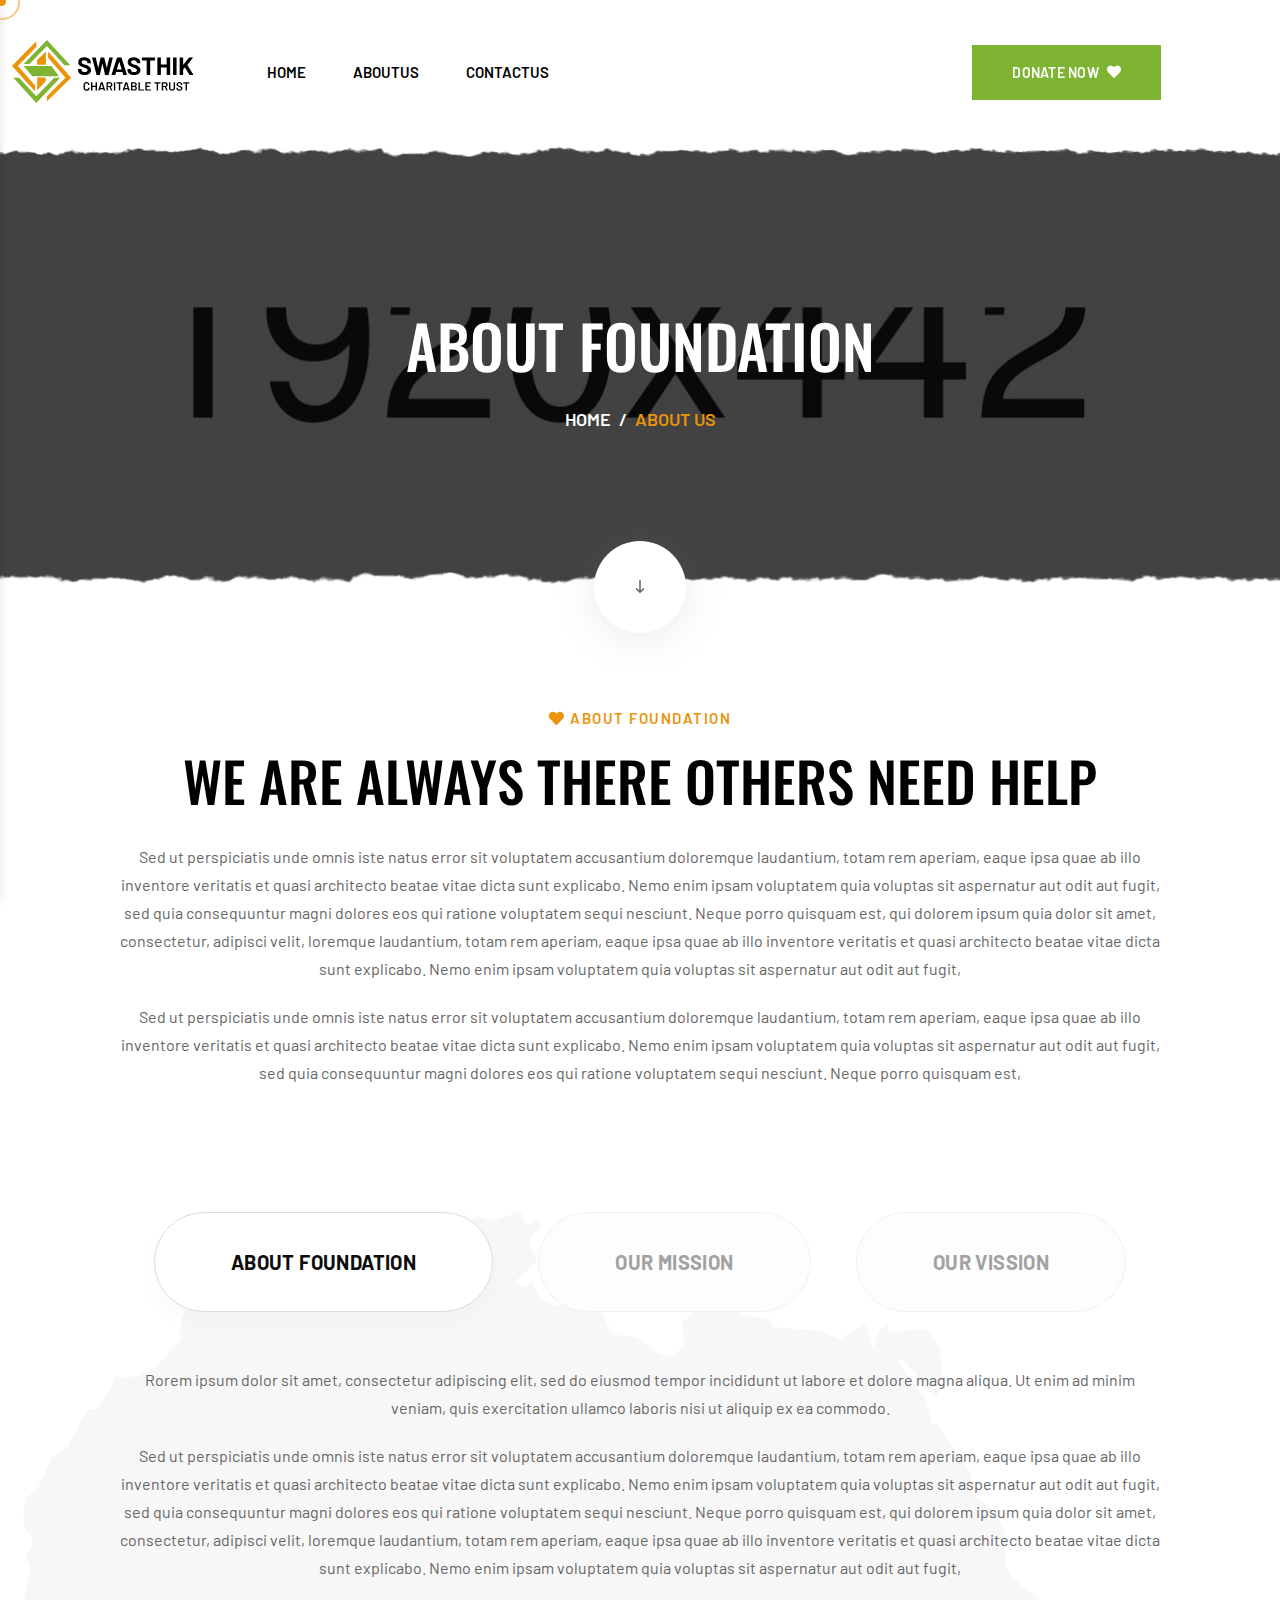
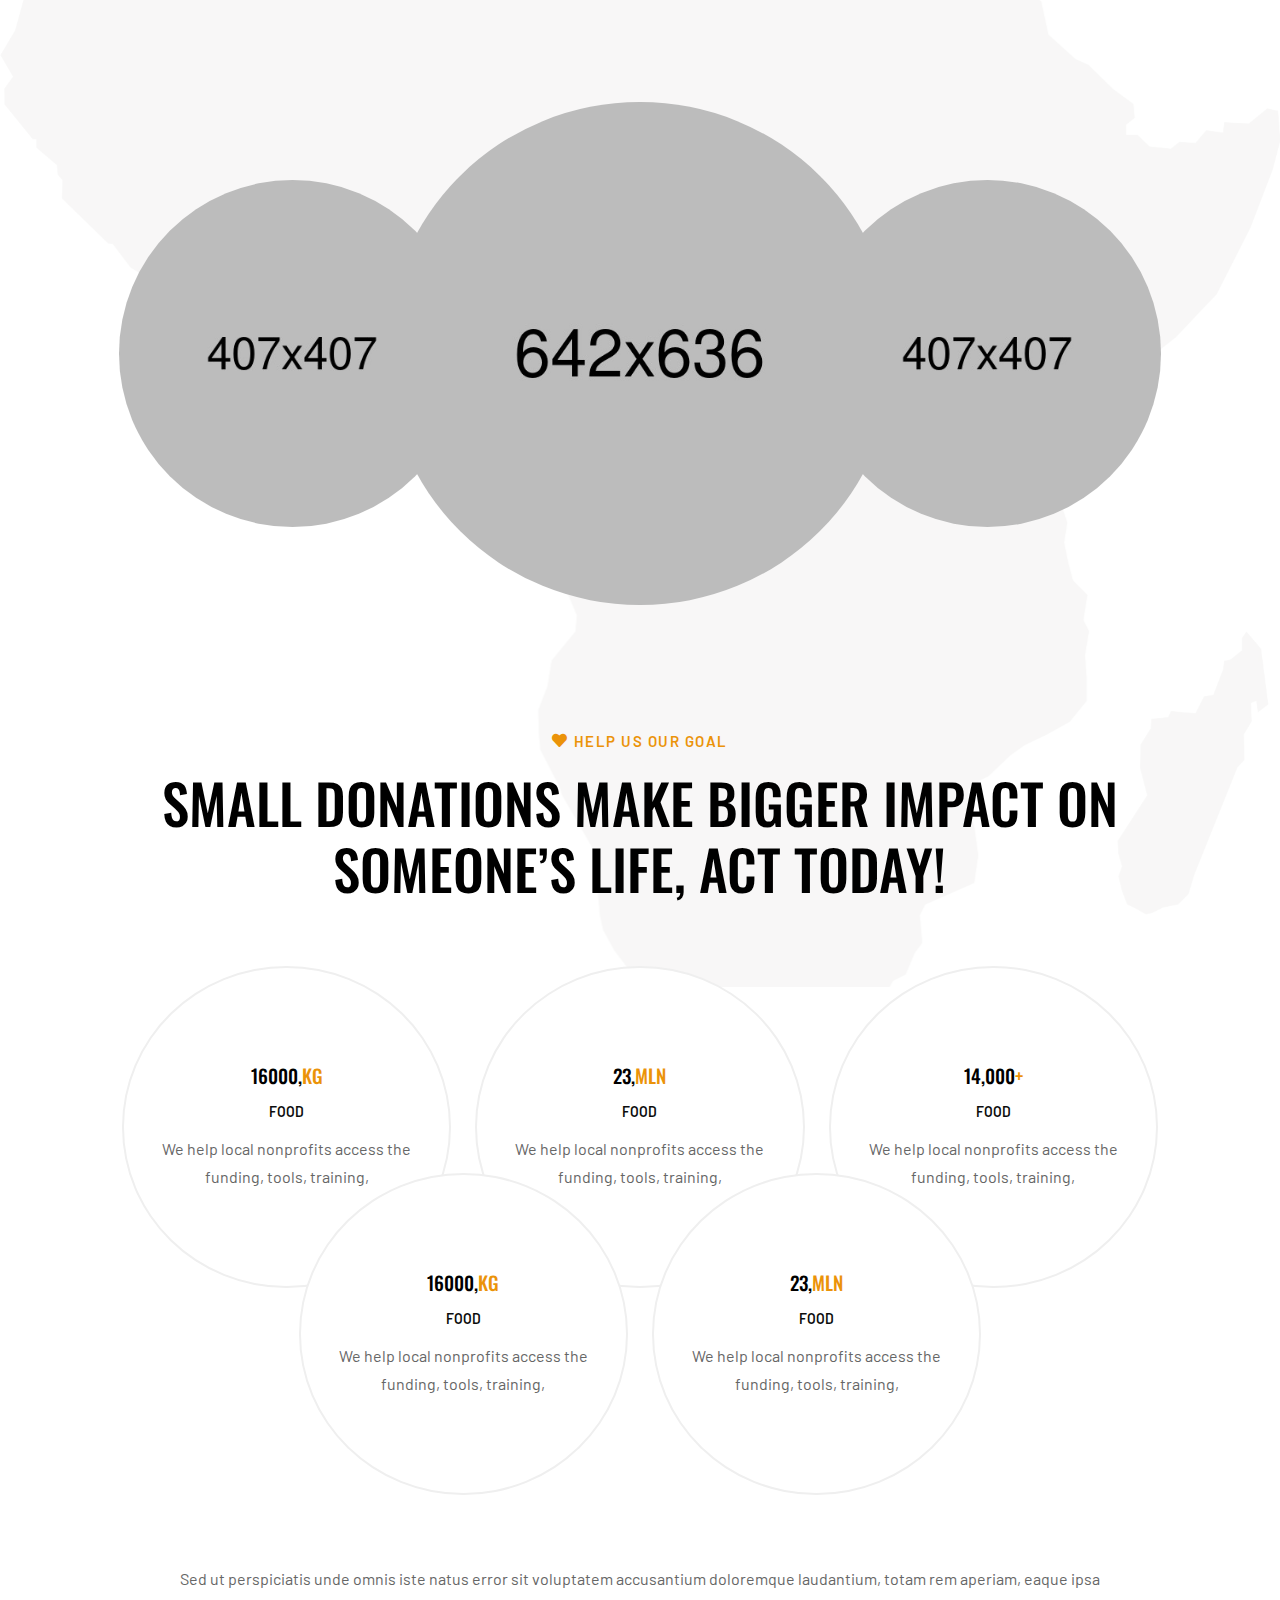
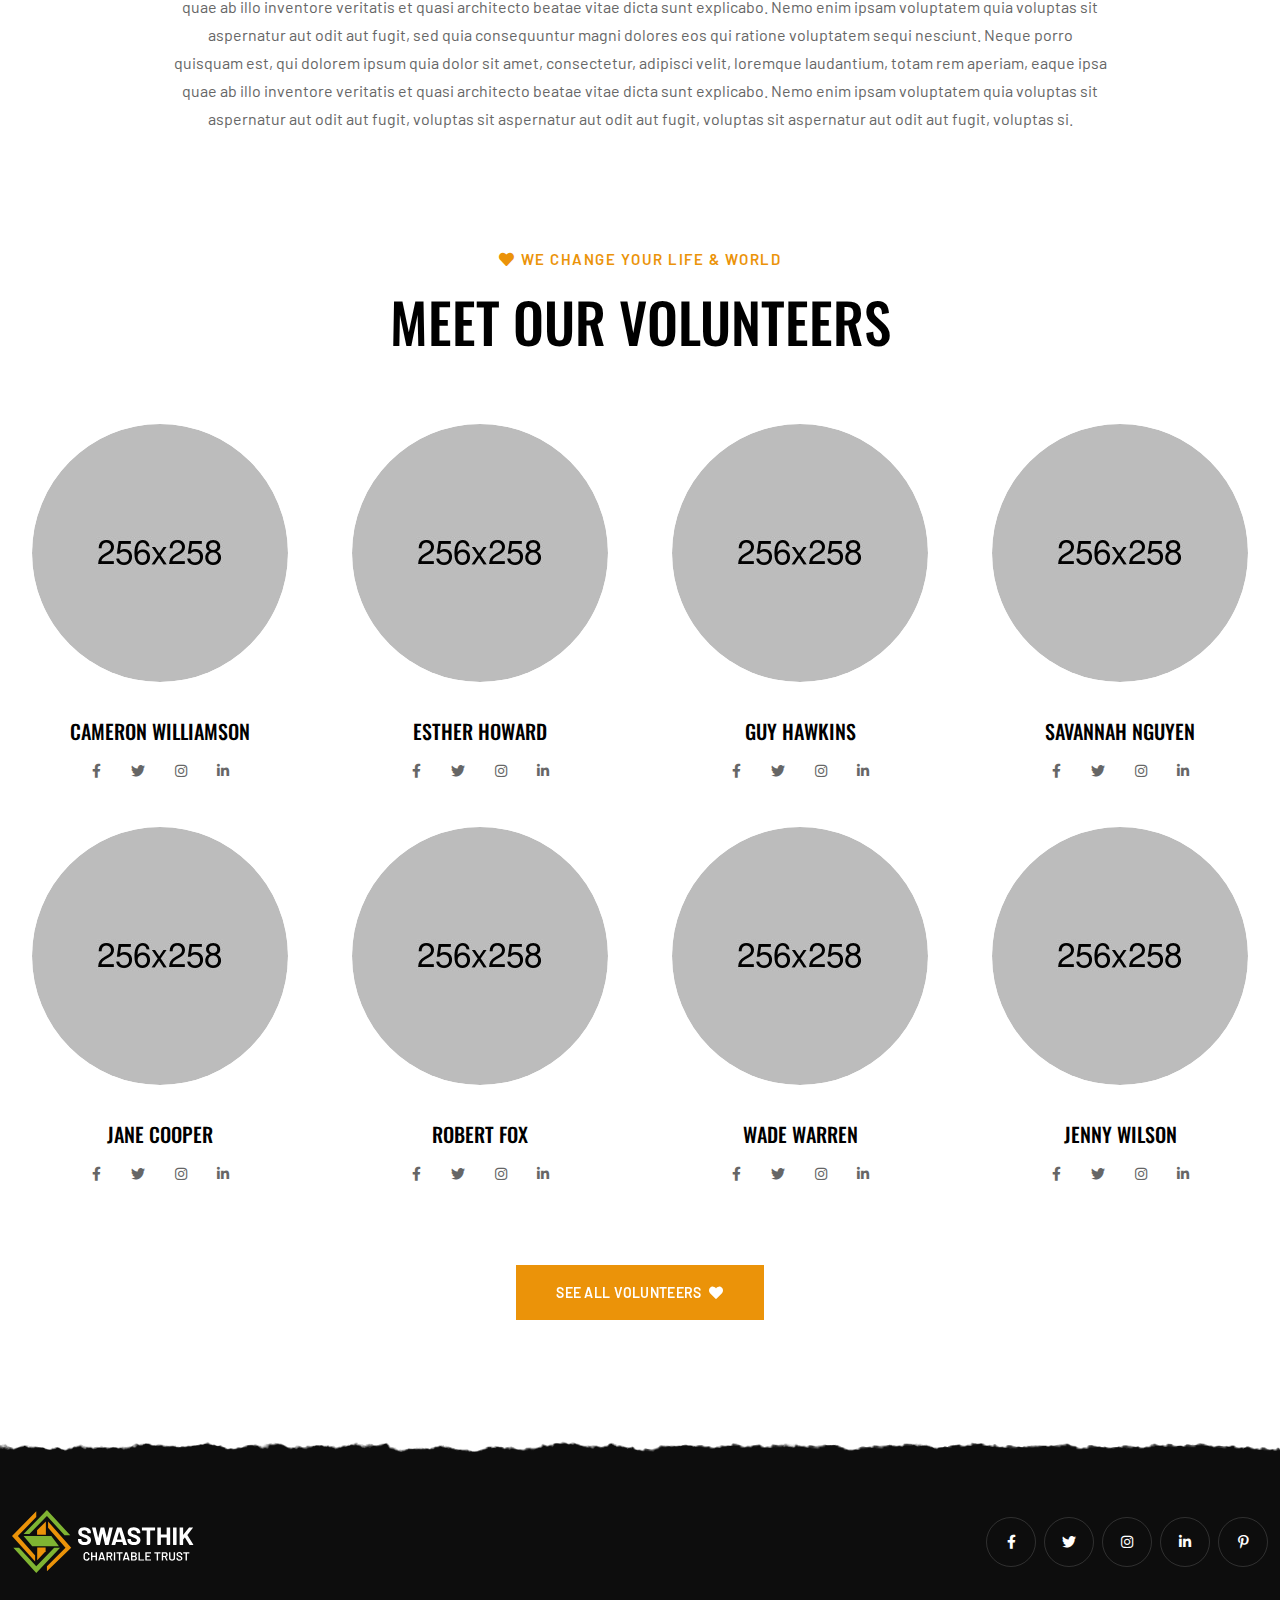
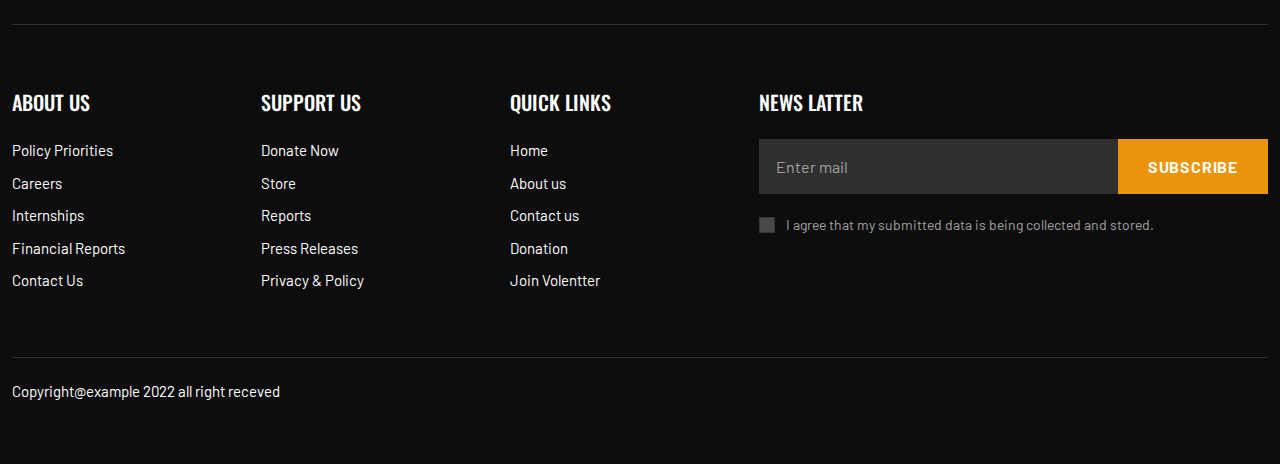
<file: about.html>
<!DOCTYPE html>
<html lang="en">

<head>
  <meta charset="utf-8">
  <meta name="viewport" content="width=device-width, initial-scale=1.0">
  <meta name="description" content="" />
  <meta name="author" content="" />
  <title>Gainioz - Charity &amp; Donation HTML Template - About </title>
  <link rel="icon" href="image/favicon.png" type="image/png">
  <link rel="stylesheet" href="assets/animation/animate.min.css">
  <link rel="stylesheet" href="assets/animation/custom-animation.css">
  <link rel="stylesheet" href="assets/bootstrap/css/bootstrap.min.css">
  <link rel="stylesheet" href="assets/swiper/swiper.min.css">
  <link rel="stylesheet" href="assets/fontawesome/css/all.min.css">
  <link rel="stylesheet" href="assets/nice-select/nice-select.css">
  <link rel="preconnect" href="https://fonts.googleapis.com">
  <link rel="preconnect" href="https://fonts.gstatic.com" crossorigin>
  <link href="https://fonts.googleapis.com/css2?family=Barlow:wght@400;500;600;700&family=Oswald:wght@400;500;600;700&display=swap" rel="stylesheet">
  <link rel="stylesheet" href="css/main.css">
</head>

<body>
  <!-- Preloader -->
  <div id="preloader">
    <div class="ctn-preloader" id="ctn-preloader">
      <div class="round_spinner">
        <div class="spinner"></div>
        <div class="text">
          <img src="image/LOGO3.svg" alt="Gainioz">
        </div>
      </div>
      <h2 class="head">DO GOOD FOR OTHERS</h2>
      <p></p>
    </div>
  </div>
  <!-- Preloader End -->
  <!-- Main -->
  <main class="main">
    <!-- Header Style One -->
    <!-- header -->
    <header class="header header--styleFour sticky-on">
      <div>
        <div class="container container--custom">
          <div class="row">
            <div class="col-11">
              <div class="header__wrapper">
                <!-- logo start -->
                <div class="header__logo">
                  <a href="index.html" class="header__logo__link">
                    <img src="image/LOGO3.svg" alt="Gainioz" class="header__logo__image">
                  </a>
                </div>
                <!-- logo end -->
                <!-- Main Menu Start -->
                <div class="header__menu">
                  <nav class="mainMenu">
                    <ul>
                      <li><a href="index.html">Home</a></li>
                      <li><a href="about.html">AboutUs</a></li>
                      <li><a href="contact.html">ContactUs</a></li>
                    </ul>
                  </nav>
                </div>
                <!-- Main Menu End -->
                <!-- Header Right Buttons Search Cart -->
                <div class="header__right">
                  <div class="header__button">
                    <a class="btn btn--styleOne btn--secondary it-btn" href="donation-listing.html">
                      <span class="btn__text">donate now</span>
                      <i class="fa-solid fa-heart btn__icon"></i>
                      <span class="it-btn__inner">
                                        <span class="it-btn__blobs">
                                            <span class="it-btn__blob"></span>
                      <span class="it-btn__blob"></span>
                      <span class="it-btn__blob"></span>
                      <span class="it-btn__blob"></span>
                      </span>
                      </span>
                      <svg class="it-btn__animation" xmlns="http://www.w3.org/2000/svg" version="1.1">
                        <defs>
                          <filter>
                            <feGaussianBlur in="SourceGraphic" result="blur" stdDeviation="10">
                            </feGaussianBlur>
                            <feColorMatrix in="blur" mode="matrix" values="1 0 0 0 0 0 1 0 0 0 0 0 1 0 0 0 0 0 21 -7" result="goo">
                            </feColorMatrix>
                            <feBlend in2="goo" in="SourceGraphic" result="mix"></feBlend>
                          </filter>
                        </defs>
                      </svg>
                    </a>
                  </div>
                </div>
                <!-- Header Right Buttons Search Cart -->
              </div>
            </div>
          </div>
        </div>
      </div>
    </header>
    <!-- end header -->
    <!-- Mobile Menu Button Start -->
    <div class="header header--mobile cc-header-menu mean-container position-relative" id="meanmenu">
      <div class="mean-bar headerBurgerMenu">
        <a href="index.html">
          <img class="mean-bar__logo" alt="Techkit" src="image/LOGO3.svg" />
        </a>
        <!-- Header Right Buttons Search Cart -->
        <div class="header__right">
          <div class="header__actions">
            <ul>
              <li>
                <a href="products.html">
                  <svg width="25" height="20" viewBox="0 0 25 20" fill="none" xmlns="http://www.w3.org/2000/svg">
                    <path d="M24.2344 7H20.9258L14.9102 0.382812C14.6523 0.0820312 14.2227 0.0820312 13.9648 0.339844C13.6641 0.597656 13.6641 1.02734 13.9219 1.28516L19.0781 7H5.62891L10.7852 1.28516C11.043 1.02734 11.043 0.597656 10.7422 0.339844C10.4844 0.0820312 10.0547 0.0820312 9.79688 0.382812L3.78125 7H0.515625C0.214844 7 0 7.25781 0 7.51562V7.85938C0 8.16016 0.214844 8.375 0.515625 8.375H1.20312L2.49219 17.6133C2.62109 18.6445 3.48047 19.375 4.51172 19.375H20.1953C21.2266 19.375 22.0859 18.6445 22.2148 17.6133L23.5039 8.375H24.2344C24.4922 8.375 24.75 8.16016 24.75 7.85938V7.51562C24.75 7.25781 24.4922 7 24.2344 7ZM20.8828 17.4414C20.7969 17.7852 20.5391 18 20.1953 18H4.51172C4.16797 18 3.91016 17.7852 3.82422 17.4414L2.57812 8.375H22.1289L20.8828 17.4414ZM13.0625 10.7812C13.0625 10.4375 12.7188 10.0938 12.375 10.0938C11.9883 10.0938 11.6875 10.4375 11.6875 10.7812V15.5938C11.6875 15.9805 11.9883 16.2812 12.375 16.2812C12.7188 16.2812 13.0625 15.9805 13.0625 15.5938V10.7812ZM17.875 10.7812C17.875 10.4375 17.5312 10.0938 17.1875 10.0938C16.8008 10.0938 16.5 10.4375 16.5 10.7812V15.5938C16.5 15.9805 16.8008 16.2812 17.1875 16.2812C17.5312 16.2812 17.875 15.9805 17.875 15.5938V10.7812ZM8.25 10.7812C8.25 10.4375 7.90625 10.0938 7.5625 10.0938C7.17578 10.0938 6.875 10.4375 6.875 10.7812V15.5938C6.875 15.9805 7.17578 16.2812 7.5625 16.2812C7.90625 16.2812 8.25 15.9805 8.25 15.5938V10.7812Z" fill="#7FB432" />
                  </svg>
                </a>
              </li>
              <li>
                <a href="#">
                  <svg width="23" height="23" viewBox="0 0 23 23" fill="none" xmlns="http://www.w3.org/2000/svg">
                    <path d="M21.8281 21.4609L16.2852 15.918C16.1992 15.832 16.0703 15.7891 15.9414 15.7891H15.4688C16.9727 14.1562 17.875 12.0508 17.875 9.6875C17.875 4.78906 13.8359 0.75 8.9375 0.75C3.99609 0.75 0 4.78906 0 9.6875C0 14.6289 3.99609 18.625 8.9375 18.625C11.2578 18.625 13.4062 17.7227 14.9961 16.2617V16.6914C14.9961 16.8633 15.0391 16.9922 15.125 17.0781L20.668 22.6211C20.8828 22.8359 21.1836 22.8359 21.3984 22.6211L21.8281 22.1914C22.043 21.9766 22.043 21.6758 21.8281 21.4609ZM8.9375 17.25C4.72656 17.25 1.375 13.8984 1.375 9.6875C1.375 5.51953 4.72656 2.125 8.9375 2.125C13.1055 2.125 16.5 5.51953 16.5 9.6875C16.5 13.8984 13.1055 17.25 8.9375 17.25Z" fill="#7FB432" />
                  </svg>
                </a>
              </li>
              <li>
                <button class="headerBurgerMenu__button sidebarBtn" onclick="this.classList.toggle('opened');this.setAttribute('aria-expanded', this.classList.contains('opened'))" aria-label="Main Menu">
                  <svg width="50" height="50" viewBox="0 0 100 100">
                    <path class="line line1" d="M 20,29.000046 H 80.000231 C 80.000231,29.000046 94.498839,28.817352 94.532987,66.711331 94.543142,77.980673 90.966081,81.670246 85.259173,81.668997 79.552261,81.667751 75.000211,74.999942 75.000211,74.999942 L 25.000021,25.000058" />
                    <path class="line line2" d="M 20,50 H 80" />
                    <path class="line line3" d="M 20,70.999954 H 80.000231 C 80.000231,70.999954 94.498839,71.182648 94.532987,33.288669 94.543142,22.019327 90.966081,18.329754 85.259173,18.331003 79.552261,18.332249 75.000211,25.000058 75.000211,25.000058 L 25.000021,74.999942" />
                  </svg>
                </button>
              </li>
            </ul>
          </div>
        </div>
        <!-- Header Right Buttons Search Cart -->
      </div>
    </div>
    <!-- Mobile Menu Button End -->
    <!-- Mobile Menu Navbar -->
    <div class="cc cc--slideNav">
      <div class="cc__logo mb-40">
        <a href="index.html">
          <img class="mean-bar__logo" alt="Techkit" src="image/LOGO3.svg" />
        </a>
      </div>
      <div class="offscreen-navigation mb-40">
        <nav class="menu-main-primary-container">
          <ul class="menu">
            <li class="list menu-item-parent menu-item-has-children">
              <a class="animation" href="index.html">Home</a>
              <ul class="main-menu__dropdown sub-menu">
                <li><a href="index.html">Home One</a></li>
                <li>
                  <a href="index-2.html">Home Two</a>
                </li>
                <li><a href="index-3.html">Home Three</a></li>
                <li>
                  <a href="index-4.html">Home Four</a>
                </li>
                <!-- <li class="list menu-item-has-children">
                            <a href="vertical-slider.html">Home Dummy</a>
                            <ul class="main-menu__dropdown sub-menu">
                                <li><a href="single-post1.html">Home Demo 1</a></li>
                                <li><a href="single-post2.html">Home Demo 2</a></li>
                                <li><a href="single-post3.html">Home Demo 3</a></li>
                            </ul>
                        </li> -->
              </ul>
            </li>
            <li class="list menu-item-parent">
              <a class="animation" href="about.html">About</a>
            </li>
            <li class="list menu-item-parent">
              <a class="animation" href="donation-listing.html">Donations</a>
            </li>
            <li class="list menu-item-parent">
              <a class="animation" href="blog.html">Blog</a>
            </li>
            <li class="list menu-item-parent menu-item-has-children">
              <a class="animation" href="index.html">Pages</a>
              <ul class="main-menu__dropdown sub-menu">
                <li><a href="events.html">Events</a></li>
                <li>
                  <a href="faq.html">Faq</a>
                </li>
                <li><a href="products.html">Shop</a></li>
                <li>
                  <a href="service.html">Service</a>
                </li>
                <li>
                  <a href="volunteers.html">Volunteers</a>
                </li>
              </ul>
            </li>
            <li class="list menu-item-parent">
              <a class="animation" href="contact.html">Contacts</a>
            </li>
          </ul>
        </nav>
      </div>
      <div class="itSocial itSocial--sidebar mb-40">
        <ul>
          <li>
            <a class="facebook" href="https://codercredit.com/" rel="nofollow">
              <i class="fab fa-facebook-f"></i>
            </a>
          </li>
          <li>
            <a class="twitter" href="https://codercredit.com/" rel="nofollow">
              <i class="fab fa-twitter"></i>
            </a>
          </li>
          <li>
            <a class="instagram" href="https://codercredit.com/" rel="nofollow">
              <i class="fab fa-instagram"></i>
            </a>
          </li>
          <li>
            <a class="linkedin" href="https://codercredit.com/" rel="nofollow">
              <i class="fab fa-linkedin-in"></i>
            </a>
          </li>
        </ul>
      </div>
      <div class="cc__button">
        <div class="header__button">
          <a class="btn btn--styleOne btn--secondary it-btn" href="donation-listing.html">
            <span class="btn__text">Contact Us</span>
            <i class="fa-solid fa-heart btn__icon"></i>
            <span class="it-btn__inner">
                    <span class="it-btn__blobs">
                        <span class="it-btn__blob"></span>
            <span class="it-btn__blob"></span>
            <span class="it-btn__blob"></span>
            <span class="it-btn__blob"></span>
            </span>
            </span>
            <svg class="it-btn__animation" xmlns="http://www.w3.org/2000/svg" version="1.1">
              <defs>
                <filter id="goo">
                  <feGaussianBlur in="SourceGraphic" result="blur" stdDeviation="10">
                  </feGaussianBlur>
                  <feColorMatrix in="blur" mode="matrix" values="1 0 0 0 0 0 1 0 0 0 0 0 1 0 0 0 0 0 21 -7" result="goo">
                  </feColorMatrix>
                  <feBlend in2="goo" in="SourceGraphic" result="mix"></feBlend>
                </filter>
              </defs>
            </svg>
          </a>
        </div>
      </div>
    </div>
    <!-- Mobile Menu Navbar End -->
    <!-- Header Style One End -->
    <!-- Page Breadcumb -->
    <section class="pageBreadcumb pageBreadcumb--style1 position-relative" data-bg-image="image/bg/pageBreadcumbBg1.jpg">
      <div class="pageBreadcumbTopDown">
        <a class="btn btn--styleOne btn--icon btn--icon2 it-btn" href="donation-listing.html">
          <svg class="btn__icon" width="10" height="14" viewBox="0 0 10 14" fill="none" xmlns="http://www.w3.org/2000/svg">
            <path d="M0.869141 8.70508L1.45508 8.11914C1.60156 8.00195 1.80664 8.00195 1.95312 8.14844L4.23828 10.4922V0.414062C4.23828 0.208984 4.38477 0.0625 4.58984 0.0625H5.41016C5.58594 0.0625 5.76172 0.208984 5.76172 0.414062V10.4922L8.01758 8.14844C8.16406 8.00195 8.36914 8.00195 8.51562 8.11914L9.10156 8.70508C9.21875 8.85156 9.21875 9.05664 9.10156 9.20312L5.23438 13.0703C5.08789 13.1875 4.88281 13.1875 4.73633 13.0703L0.869141 9.20312C0.751953 9.05664 0.751953 8.85156 0.869141 8.70508Z" fill="#60646B" />
          </svg>
          <span class="it-btn__inner">
          <span class="it-btn__blobs">
            <span class="it-btn__blob"></span>
          <span class="it-btn__blob"></span>
          <span class="it-btn__blob"></span>
          <span class="it-btn__blob"></span>
          </span>
          </span>
          <svg class="it-btn__animation" xmlns="http://www.w3.org/2000/svg" version="1.1">
            <defs>
              <filter>
                <feGaussianBlur in="SourceGraphic" result="blur" stdDeviation="10"></feGaussianBlur>
                <feColorMatrix in="blur" mode="matrix" values="1 0 0 0 0 0 1 0 0 0 0 0 1 0 0 0 0 0 21 -7" result="goo">
                </feColorMatrix>
                <feBlend in2="goo" in="SourceGraphic" result="mix"></feBlend>
              </filter>
            </defs>
          </svg>
        </a>
      </div>
      <div class="sectionShape sectionShape--top">
        <img src="image/shapes/pagebreadcumbShapeTop.svg" alt="Gainioz">
      </div>
      <div class="sectionShape sectionShape--bottom">
        <img src="image/shapes/pagebreadcumbShapeBottom.svg" alt="Gainioz">
      </div>
      <div class="container">
        <div class="row">
          <div class="col-12">
            <div class="pageTitle text-center">
              <h2 class="pageTitle__heading text-white text-uppercase mb-25">About foundation</h2>
              <nav aria-label="breadcrumb">
                <ol class="breadcrumb">
                  <li class="breadcrumb-item"><a href="index.html">Home</a></li>
                  <li class="breadcrumb-item active" aria-current="page">about us</li>
                </ol>
              </nav>
            </div>
          </div>
        </div>
      </div>
    </section>
    <!-- Page Breadcumb End -->
    <!-- About -->
    <section class="about pt-120 pb-105">
      <div class="container">
        <div class="row">
          <div class="col-12">
            <!-- Section Heading/Title -->
            <div class="sectionTitle text-center mb-30">
              <span class="sectionTitle__small justify-content-center">
              <i class="fa-solid fa-heart btn__icon"></i>
              about foundation
            </span>
              <h2 class="sectionTitle__big">We are always there others need help</h2>
            </div>
            <!-- Section Heading/Title End -->
          </div>
          <div class="col-lg-10 mx-auto">
            <div class="aboutDetails text-center">
              <p class="aboutDetailsText mb-20">Sed ut perspiciatis unde omnis iste natus error sit voluptatem accusantium
                doloremque laudantium, totam rem aperiam,
                eaque ipsa quae ab illo inventore veritatis et quasi architecto beatae vitae dicta sunt explicabo. Nemo
                enim ipsam
                voluptatem quia voluptas sit aspernatur aut odit aut fugit, sed quia consequuntur magni dolores eos qui
                ratione
                voluptatem sequi nesciunt. Neque porro quisquam est, qui dolorem ipsum quia dolor sit amet, consectetur,
                adipisci velit,
                loremque laudantium, totam rem aperiam, eaque ipsa quae ab illo inventore veritatis et quasi architecto
                beatae vitae
                dicta sunt explicabo. Nemo enim ipsam voluptatem quia voluptas sit aspernatur aut odit aut fugit,</p>
              <p class="aboutDetailsText mb-20">Sed ut perspiciatis unde omnis iste natus error sit voluptatem accusantium
                doloremque laudantium, totam rem aperiam,
                eaque ipsa quae ab illo inventore veritatis et quasi architecto beatae vitae dicta sunt explicabo. Nemo
                enim ipsam
                voluptatem quia voluptas sit aspernatur aut odit aut fugit, sed quia consequuntur magni dolores eos qui
                ratione
                voluptatem sequi nesciunt. Neque porro quisquam est,</p>
            </div>
          </div>
        </div>
      </div>
    </section>
    <!-- About End -->
    <!-- About Feature -->
    <div class="about position-relative">
      <img src="image/map/map-about-tab.svg" alt="Gainioz" class="map-about-tab">
      <div class="container">
        <div class="row">
          <div class="col-12">
            <div class="featureTab">
              <ul class="nav nav-tabs" id="myTab" role="tablist">
                <li class="nav-item" role="presentation">
                  <button class="nav-link active" id="home-tab" data-bs-toggle="tab" data-bs-target="#home" type="button" role="tab" aria-controls="home" aria-selected="true">about foundation</button>
                </li>
                <li class="nav-item" role="presentation">
                  <button class="nav-link" id="profile-tab" data-bs-toggle="tab" data-bs-target="#profile" type="button" role="tab" aria-controls="profile" aria-selected="false">our mission</button>
                </li>
                <li class="nav-item" role="presentation">
                  <button class="nav-link" id="contact-tab" data-bs-toggle="tab" data-bs-target="#contact" type="button" role="tab" aria-controls="contact" aria-selected="false">our vission</button>
                </li>
              </ul>
              <div class="tab-content pt-55" id="myTabContent">
                <div class="tab-pane fade show active" id="home" role="tabpanel" aria-labelledby="home-tab">
                  <div class="row">
                    <div class="col-lg-10 mx-auto">
                      <div class="aboutDetails text-center">
                        <p class="aboutDetailsText mb-20">Rorem ipsum dolor sit amet, consectetur adipiscing elit, sed do
                          eiusmod
                          tempor incididunt ut labore et dolore magna
                          aliqua. Ut enim ad minim veniam, quis exercitation ullamco laboris nisi ut aliquip ex ea
                          commodo.
                        </p>
                        <p class="aboutDetailsText mb-20">Sed ut perspiciatis unde omnis iste natus error sit voluptatem
                          accusantium
                          doloremque laudantium, totam rem aperiam,
                          eaque ipsa quae ab illo inventore veritatis et quasi architecto beatae vitae dicta sunt
                          explicabo.
                          Nemo enim ipsam
                          voluptatem quia voluptas sit aspernatur aut odit aut fugit, sed quia consequuntur magni dolores
                          eos
                          qui ratione
                          voluptatem sequi nesciunt. Neque porro quisquam est, qui dolorem ipsum quia dolor sit amet,
                          consectetur, adipisci velit,
                          loremque laudantium, totam rem aperiam, eaque ipsa quae ab illo inventore veritatis et quasi
                          architecto beatae vitae
                          dicta sunt explicabo. Nemo enim ipsam voluptatem quia voluptas sit aspernatur aut odit aut
                          fugit,
                        </p>
                      </div>
                      <div class="aboutDetailsThumbs pt-100">
                        <div class="row g-0 align-items-center">
                          <div class="col-lg-4">
                            <div class="aboutDetailsThumb">
                              <img src="image/about/aboutDetailsthumb1.jpg" alt="About Gainioz">
                            </div>
                          </div>
                          <div class="col-lg-4">
                            <div class="aboutDetailsThumb aboutDetailsThumb--big">
                              <img src="image/about/aboutDetailsthumb2.jpg" alt="About Gainioz">
                            </div>
                          </div>
                          <div class="col-lg-4">
                            <div class="aboutDetailsThumb">
                              <img src="image/about/aboutDetailsthumb3.jpg" alt="About Gainioz">
                            </div>
                          </div>
                        </div>
                      </div>
                    </div>
                  </div>
                </div>
                <div class="tab-pane fade" id="profile" role="tabpanel" aria-labelledby="profile-tab">
                  <div class="row">
                    <div class="col-lg-10 mx-auto">
                      <div class="aboutDetails text-center">
                        <p class="aboutDetailsText mb-20">Rorem ipsum dolor sit amet, consectetur adipiscing elit, sed do
                          eiusmod
                          tempor incididunt ut labore et dolore magna
                          aliqua. Ut enim ad minim veniam, quis exercitation ullamco laboris nisi ut aliquip ex ea
                          commodo.
                        </p>
                        <p class="aboutDetailsText mb-20">Sed ut perspiciatis unde omnis iste natus error sit voluptatem
                          accusantium
                          doloremque laudantium, totam rem aperiam,
                          eaque ipsa quae ab illo inventore veritatis et quasi architecto beatae vitae dicta sunt
                          explicabo.
                          Nemo enim ipsam
                          voluptatem quia voluptas sit aspernatur aut odit aut fugit, sed quia consequuntur magni dolores
                          eos
                          qui ratione
                          voluptatem sequi nesciunt. Neque porro quisquam est, qui dolorem ipsum quia dolor sit amet,
                          consectetur, adipisci velit,
                          loremque laudantium, totam rem aperiam, eaque ipsa quae ab illo inventore veritatis et quasi
                          architecto beatae vitae
                          dicta sunt explicabo. Nemo enim ipsam voluptatem quia voluptas sit aspernatur aut odit aut
                          fugit,
                        </p>
                      </div>
                      <div class="aboutDetailsThumbs pt-100">
                        <div class="row g-0 align-items-center">
                          <div class="col-lg-4">
                            <div class="aboutDetailsThumb">
                              <img src="image/about/aboutDetailsthumb1.jpg" alt="About Gainioz">
                            </div>
                          </div>
                          <div class="col-lg-4">
                            <div class="aboutDetailsThumb aboutDetailsThumb--big">
                              <img src="image/about/aboutDetailsthumb2.jpg" alt="About Gainioz">
                            </div>
                          </div>
                          <div class="col-lg-4">
                            <div class="aboutDetailsThumb">
                              <img src="image/about/aboutDetailsthumb3.jpg" alt="About Gainioz">
                            </div>
                          </div>
                        </div>
                      </div>
                    </div>
                  </div>
                </div>
                <div class="tab-pane fade" id="contact" role="tabpanel" aria-labelledby="contact-tab">
                  <div class="row">
                    <div class="col-lg-10 mx-auto">
                      <div class="aboutDetails text-center">
                        <p class="aboutDetailsText mb-20">Rorem ipsum dolor sit amet, consectetur adipiscing elit, sed do
                          eiusmod
                          tempor incididunt ut labore et dolore magna
                          aliqua. Ut enim ad minim veniam, quis exercitation ullamco laboris nisi ut aliquip ex ea
                          commodo.
                        </p>
                        <p class="aboutDetailsText mb-20">Sed ut perspiciatis unde omnis iste natus error sit voluptatem
                          accusantium
                          doloremque laudantium, totam rem aperiam,
                          eaque ipsa quae ab illo inventore veritatis et quasi architecto beatae vitae dicta sunt
                          explicabo.
                          Nemo enim ipsam
                          voluptatem quia voluptas sit aspernatur aut odit aut fugit, sed quia consequuntur magni dolores
                          eos
                          qui ratione
                          voluptatem sequi nesciunt. Neque porro quisquam est, qui dolorem ipsum quia dolor sit amet,
                          consectetur, adipisci velit,
                          loremque laudantium, totam rem aperiam, eaque ipsa quae ab illo inventore veritatis et quasi
                          architecto beatae vitae
                          dicta sunt explicabo. Nemo enim ipsam voluptatem quia voluptas sit aspernatur aut odit aut
                          fugit,
                        </p>
                      </div>
                      <div class="aboutDetailsThumbs pt-100">
                        <div class="row g-0 align-items-center">
                          <div class="col-lg-4">
                            <div class="aboutDetailsThumb">
                              <img src="image/about/aboutDetailsthumb1.jpg" alt="About Gainioz">
                            </div>
                          </div>
                          <div class="col-lg-4">
                            <div class="aboutDetailsThumb aboutDetailsThumb--big">
                              <img src="image/about/aboutDetailsthumb2.jpg" alt="About Gainioz">
                            </div>
                          </div>
                          <div class="col-lg-4">
                            <div class="aboutDetailsThumb">
                              <img src="image/about/aboutDetailsthumb3.jpg" alt="About Gainioz">
                            </div>
                          </div>
                        </div>
                      </div>
                    </div>
                  </div>
                </div>
              </div>
            </div>
          </div>
        </div>
      </div>
    </div>
    <!-- About Feature -->
    <!-- Facts -->
    <section class="fact pt-125 pb-95">
      <div class="container">
        <div class="row">
          <div class="col-lg-11 mx-auto">
            <!-- Section Heading/Title -->
            <div class="sectionTitle text-center mb-65">
              <span class="sectionTitle__small justify-content-center">
              <i class="fa-solid fa-heart btn__icon"></i>
              help us our goal
            </span>
              <h2 class="sectionTitle__big">Small Donations Make Bigger Impact On Someone’s Life, Act Today!</h2>
            </div>
            <!-- Section Heading/Title End -->
          </div>
        </div>
        <div class="factBoxes pb-70">
          <div class="factWrapper">
            <div class="row gx-50">
              <div class="col-lg-4 col-md-6">
                <div class="factBlock">
                  <h3 class="factBlock__heading"><span class="factBlock__number">16000,</span><span
                    class="factBlock__ext">kg</span>
                  </h3>
                  <span class="factBlock__tag">Food</span>
                  <p class="factBlock__text">We help local nonprofits access the funding, tools, training,</p>
                </div>
              </div>
              <div class="col-lg-4 col-md-6">
                <div class="factBlock">
                  <h3 class="factBlock__heading"><span class="factBlock__number">23,</span><span
                    class="factBlock__ext">mln</span>
                  </h3>
                  <span class="factBlock__tag">Food</span>
                  <p class="factBlock__text">We help local nonprofits access the funding, tools, training,</p>
                </div>
              </div>
              <div class="col-lg-4 col-md-6">
                <div class="factBlock">
                  <h3 class="factBlock__heading"><span class="factBlock__number">14,000</span><span
                    class="factBlock__ext">+</span>
                  </h3>
                  <span class="factBlock__tag">Food</span>
                  <p class="factBlock__text">We help local nonprofits access the funding, tools, training,</p>
                </div>
              </div>
            </div>
          </div>
          <div class="factWrapper factWrapper--two">
            <div class="row justify-content-center gx-50">
              <div class="col-lg-4 col-md-6">
                <div class="factBlock">
                  <h3 class="factBlock__heading"><span class="factBlock__number">16000,</span><span
                    class="factBlock__ext">kg</span>
                  </h3>
                  <span class="factBlock__tag">Food</span>
                  <p class="factBlock__text">We help local nonprofits access the funding, tools, training,</p>
                </div>
              </div>
              <div class="col-lg-4 col-md-6">
                <div class="factBlock">
                  <h3 class="factBlock__heading"><span class="factBlock__number">23,</span><span
                    class="factBlock__ext">mln</span>
                  </h3>
                  <span class="factBlock__tag">Food</span>
                  <p class="factBlock__text">We help local nonprofits access the funding, tools, training,</p>
                </div>
              </div>
            </div>
          </div>
        </div>
        <div class="row">
          <div class="col-lg-9 mx-auto">
            <p class="aboutDetailsText mb-20 text-center">Sed ut perspiciatis unde omnis iste natus error sit voluptatem
              accusantium
              doloremque laudantium, totam rem aperiam,
              eaque ipsa quae ab illo inventore veritatis et quasi architecto beatae vitae dicta sunt explicabo. Nemo enim
              ipsam
              voluptatem quia voluptas sit aspernatur aut odit aut fugit, sed quia consequuntur magni dolores eos qui
              ratione
              voluptatem sequi nesciunt. Neque porro quisquam est, qui dolorem ipsum quia dolor sit amet, consectetur,
              adipisci velit,
              loremque laudantium, totam rem aperiam, eaque ipsa quae ab illo inventore veritatis et quasi architecto
              beatae vitae
              dicta sunt explicabo. Nemo enim ipsam voluptatem quia voluptas sit aspernatur aut odit aut fugit, voluptas
              sit aspernatur aut odit aut fugit, voluptas sit aspernatur aut odit aut fugit, voluptas si.
            </p>
          </div>
        </div>
      </div>
    </section>
    <!-- Facts End -->
    <!-- Volunteers -->
    <section class="volunteersSection pb-120">
      <div class="container">
        <div class="row">
          <div class="col-12">
            <!-- Section Heading/Title -->
            <div class="sectionTitle text-center mb-70">
              <span class="sectionTitle__small justify-content-center">
              <i class="fa-solid fa-heart btn__icon"></i>
              We Change Your Life & World
            </span>
              <h2 class="sectionTitle__big">Meet Our Volunteers</h2>
            </div>
            <!-- Section Heading/Title End -->
          </div>
        </div>
        <div class="row">
          <div class="col-lg-3 col-md-6 mb-45">
            <div class="volunteerBlock text-center">
              <figure class="volunteerBlock__figure">
                <img class="volunteerBlock__figure__thumb" src="image/volunteers/volunteer1.jpg" alt="Gainioz Volunteers">
              </figure>
              <div class="volunteerBlock__content">
                <h3 class="volunteerBlock__name text-uppercase text-center">
                  <a href="story-details.html">Cameron Williamson</a>
                </h3>
                <div class="itSocial itSocial--volunteer">
                  <ul>
                    <li>
                      <a class="facebook" href="https://codercredit.com/" rel="nofollow">
                        <i class="fab fa-facebook-f"></i>
                      </a>
                    </li>
                    <li>
                      <a class="twitter" href="https://codercredit.com/" rel="nofollow">
                        <i class="fab fa-twitter"></i>
                      </a>
                    </li>
                    <li>
                      <a class="instagram" href="https://codercredit.com/" rel="nofollow">
                        <i class="fab fa-instagram"></i>
                      </a>
                    </li>
                    <li>
                      <a class="linkedin" href="https://codercredit.com/" rel="nofollow">
                        <i class="fab fa-linkedin-in"></i>
                      </a>
                    </li>
                  </ul>
                </div>
              </div>
            </div>
          </div>
          <div class="col-lg-3 col-md-6 mb-45">
            <div class="volunteerBlock text-center">
              <figure class="volunteerBlock__figure">
                <img class="volunteerBlock__figure__thumb" src="image/volunteers/volunteer2.jpg" alt="Gainioz Volunteers">
              </figure>
              <div class="volunteerBlock__content">
                <h3 class="volunteerBlock__name text-uppercase text-center">
                  <a href="story-details.html">Esther Howard</a>
                </h3>
                <div class="itSocial itSocial--volunteer">
                  <ul>
                    <li>
                      <a class="facebook" href="https://codercredit.com/" rel="nofollow">
                        <i class="fab fa-facebook-f"></i>
                      </a>
                    </li>
                    <li>
                      <a class="twitter" href="https://codercredit.com/" rel="nofollow">
                        <i class="fab fa-twitter"></i>
                      </a>
                    </li>
                    <li>
                      <a class="instagram" href="https://codercredit.com/" rel="nofollow">
                        <i class="fab fa-instagram"></i>
                      </a>
                    </li>
                    <li>
                      <a class="linkedin" href="https://codercredit.com/" rel="nofollow">
                        <i class="fab fa-linkedin-in"></i>
                      </a>
                    </li>
                  </ul>
                </div>
              </div>
            </div>
          </div>
          <div class="col-lg-3 col-md-6 mb-45">
            <div class="volunteerBlock text-center">
              <figure class="volunteerBlock__figure">
                <img class="volunteerBlock__figure__thumb" src="image/volunteers/volunteer3.jpg" alt="Gainioz Volunteers">
              </figure>
              <div class="volunteerBlock__content">
                <h3 class="volunteerBlock__name text-uppercase text-center">
                  <a href="story-details.html">Guy Hawkins</a>
                </h3>
                <div class="itSocial itSocial--volunteer">
                  <ul>
                    <li>
                      <a class="facebook" href="https://codercredit.com/" rel="nofollow">
                        <i class="fab fa-facebook-f"></i>
                      </a>
                    </li>
                    <li>
                      <a class="twitter" href="https://codercredit.com/" rel="nofollow">
                        <i class="fab fa-twitter"></i>
                      </a>
                    </li>
                    <li>
                      <a class="instagram" href="https://codercredit.com/" rel="nofollow">
                        <i class="fab fa-instagram"></i>
                      </a>
                    </li>
                    <li>
                      <a class="linkedin" href="https://codercredit.com/" rel="nofollow">
                        <i class="fab fa-linkedin-in"></i>
                      </a>
                    </li>
                  </ul>
                </div>
              </div>
            </div>
          </div>
          <div class="col-lg-3 col-md-6 mb-45">
            <div class="volunteerBlock text-center">
              <figure class="volunteerBlock__figure">
                <img class="volunteerBlock__figure__thumb" src="image/volunteers/volunteer4.jpg" alt="Gainioz Volunteers">
              </figure>
              <div class="volunteerBlock__content">
                <h3 class="volunteerBlock__name text-uppercase text-center">
                  <a href="story-details.html">Savannah Nguyen</a>
                </h3>
                <div class="itSocial itSocial--volunteer">
                  <ul>
                    <li>
                      <a class="facebook" href="https://codercredit.com/" rel="nofollow">
                        <i class="fab fa-facebook-f"></i>
                      </a>
                    </li>
                    <li>
                      <a class="twitter" href="https://codercredit.com/" rel="nofollow">
                        <i class="fab fa-twitter"></i>
                      </a>
                    </li>
                    <li>
                      <a class="instagram" href="https://codercredit.com/" rel="nofollow">
                        <i class="fab fa-instagram"></i>
                      </a>
                    </li>
                    <li>
                      <a class="linkedin" href="https://codercredit.com/" rel="nofollow">
                        <i class="fab fa-linkedin-in"></i>
                      </a>
                    </li>
                  </ul>
                </div>
              </div>
            </div>
          </div>
          <div class="col-lg-3 col-md-6 mb-45">
            <div class="volunteerBlock text-center">
              <figure class="volunteerBlock__figure">
                <img class="volunteerBlock__figure__thumb" src="image/volunteers/volunteer5.jpg" alt="Gainioz Volunteers">
              </figure>
              <div class="volunteerBlock__content">
                <h3 class="volunteerBlock__name text-uppercase text-center">
                  <a href="story-details.html">Jane Cooper</a>
                </h3>
                <div class="itSocial itSocial--volunteer">
                  <ul>
                    <li>
                      <a class="facebook" href="https://codercredit.com/" rel="nofollow">
                        <i class="fab fa-facebook-f"></i>
                      </a>
                    </li>
                    <li>
                      <a class="twitter" href="https://codercredit.com/" rel="nofollow">
                        <i class="fab fa-twitter"></i>
                      </a>
                    </li>
                    <li>
                      <a class="instagram" href="https://codercredit.com/" rel="nofollow">
                        <i class="fab fa-instagram"></i>
                      </a>
                    </li>
                    <li>
                      <a class="linkedin" href="https://codercredit.com/" rel="nofollow">
                        <i class="fab fa-linkedin-in"></i>
                      </a>
                    </li>
                  </ul>
                </div>
              </div>
            </div>
          </div>
          <div class="col-lg-3 col-md-6 mb-45">
            <div class="volunteerBlock text-center">
              <figure class="volunteerBlock__figure">
                <img class="volunteerBlock__figure__thumb" src="image/volunteers/volunteer6.jpg" alt="Gainioz Volunteers">
              </figure>
              <div class="volunteerBlock__content">
                <h3 class="volunteerBlock__name text-uppercase text-center">
                  <a href="story-details.html">Robert Fox</a>
                </h3>
                <div class="itSocial itSocial--volunteer">
                  <ul>
                    <li>
                      <a class="facebook" href="https://codercredit.com/" rel="nofollow">
                        <i class="fab fa-facebook-f"></i>
                      </a>
                    </li>
                    <li>
                      <a class="twitter" href="https://codercredit.com/" rel="nofollow">
                        <i class="fab fa-twitter"></i>
                      </a>
                    </li>
                    <li>
                      <a class="instagram" href="https://codercredit.com/" rel="nofollow">
                        <i class="fab fa-instagram"></i>
                      </a>
                    </li>
                    <li>
                      <a class="linkedin" href="https://codercredit.com/" rel="nofollow">
                        <i class="fab fa-linkedin-in"></i>
                      </a>
                    </li>
                  </ul>
                </div>
              </div>
            </div>
          </div>
          <div class="col-lg-3 col-md-6 mb-45">
            <div class="volunteerBlock text-center">
              <figure class="volunteerBlock__figure">
                <img class="volunteerBlock__figure__thumb" src="image/volunteers/volunteer7.jpg" alt="Gainioz Volunteers">
              </figure>
              <div class="volunteerBlock__content">
                <h3 class="volunteerBlock__name text-uppercase text-center">
                  <a href="story-details.html">Wade Warren</a>
                </h3>
                <div class="itSocial itSocial--volunteer">
                  <ul>
                    <li>
                      <a class="facebook" href="https://codercredit.com/" rel="nofollow">
                        <i class="fab fa-facebook-f"></i>
                      </a>
                    </li>
                    <li>
                      <a class="twitter" href="https://codercredit.com/" rel="nofollow">
                        <i class="fab fa-twitter"></i>
                      </a>
                    </li>
                    <li>
                      <a class="instagram" href="https://codercredit.com/" rel="nofollow">
                        <i class="fab fa-instagram"></i>
                      </a>
                    </li>
                    <li>
                      <a class="linkedin" href="https://codercredit.com/" rel="nofollow">
                        <i class="fab fa-linkedin-in"></i>
                      </a>
                    </li>
                  </ul>
                </div>
              </div>
            </div>
          </div>
          <div class="col-lg-3 col-md-6 mb-45">
            <div class="volunteerBlock text-center">
              <figure class="volunteerBlock__figure">
                <img class="volunteerBlock__figure__thumb" src="image/volunteers/volunteer8.jpg" alt="Gainioz Volunteers">
              </figure>
              <div class="volunteerBlock__content">
                <h3 class="volunteerBlock__name text-uppercase text-center">
                  <a href="story-details.html">Jenny Wilson</a>
                </h3>
                <div class="itSocial itSocial--volunteer">
                  <ul>
                    <li>
                      <a class="facebook" href="https://codercredit.com/" rel="nofollow">
                        <i class="fab fa-facebook-f"></i>
                      </a>
                    </li>
                    <li>
                      <a class="twitter" href="https://codercredit.com/" rel="nofollow">
                        <i class="fab fa-twitter"></i>
                      </a>
                    </li>
                    <li>
                      <a class="instagram" href="https://codercredit.com/" rel="nofollow">
                        <i class="fab fa-instagram"></i>
                      </a>
                    </li>
                    <li>
                      <a class="linkedin" href="https://codercredit.com/" rel="nofollow">
                        <i class="fab fa-linkedin-in"></i>
                      </a>
                    </li>
                  </ul>
                </div>
              </div>
            </div>
          </div>
          <div class="col-12">
            <div class="sectionButton text-center pt-35">
              <a class="btn btn--styleOne btn--primary it-btn" href="volunteers.html">
                <span class="btn__text">see all Volunteers</span>
                <i class="fa-solid fa-heart btn__icon"></i>
                <span class="it-btn__inner">
                <span class="it-btn__blobs">
                  <span class="it-btn__blob"></span>
                <span class="it-btn__blob"></span>
                <span class="it-btn__blob"></span>
                <span class="it-btn__blob"></span>
                </span>
                </span>
                <svg class="it-btn__animation" xmlns="http://www.w3.org/2000/svg" version="1.1">
                  <defs>
                    <filter>
                      <feGaussianBlur in="SourceGraphic" result="blur" stdDeviation="10"></feGaussianBlur>
                      <feColorMatrix in="blur" mode="matrix" values="1 0 0 0 0 0 1 0 0 0 0 0 1 0 0 0 0 0 21 -7" result="goo">
                      </feColorMatrix>
                      <feBlend in2="goo" in="SourceGraphic" result="mix"></feBlend>
                    </filter>
                  </defs>
                </svg>
              </a>
            </div>
          </div>
        </div>
      </div>
    </section>
    <!-- Volunteers End -->
  </main>
  <!-- Main End -->
  <!-- footer -->
  <footer class="footer footer--bg footer--styleOne pt-70 pb-40">
    <img src="image/shapes/footerShape2.png" alt="Gainioz Shape" class="footer__shape">
    <div class="container">
      <div class="row align-items-center">
        <div class="col">
          <div class="footer__logo">
            <img src="image/LOGOwhite.svg" alt="Gainioz Logo" class="footer__logo__image">
          </div>
        </div>
        <div class="col">
          <div class="footer__social itSocial">
            <ul>
              <li>
                <a class="facebook" href="https://codercredit.com/" rel="nofollow">
                  <i class="fab fa-facebook-f"></i>
                </a>
              </li>
              <li>
                <a class="twitter" href="https://codercredit.com/" rel="nofollow">
                  <i class="fab fa-twitter"></i>
                </a>
              </li>
              <li>
                <a class="instagram" href="https://codercredit.com/" rel="nofollow">
                  <i class="fab fa-instagram"></i>
                </a>
              </li>
              <li>
                <a class="linkedin" href="https://codercredit.com/" rel="nofollow">
                  <i class="fab fa-linkedin-in"></i>
                </a>
              </li>
              <li>
                <a class="pinterest" href="https://codercredit.com/" rel="nofollow">
                  <i class="fab fa-pinterest-p"></i>
                </a>
              </li>
            </ul>
          </div>
        </div>
        <div class="col-12">
          <hr class="footer__line" />
        </div>
      </div>
      <div class="row">
        <div class="footer__middle pt-65 pb-35">
          <div class="row justify-content-between">
            <div class="col-lg-2 col-md-4 mb-30">
              <div class="footer__widget">
                <div class="footer__title">
                  <h2 class="footer__heading text-uppercase text-white">About us</h2>
                </div>
                <div class="footer__menu">
                  <ul>
                    <li><a href="index.html">Policy Priorities</a></li>
                    <li><a href="index.html">Careers</a></li>
                    <li><a href="index.html">Internships</a></li>
                    <li><a href="index.html">Financial Reports</a></li>
                    <li><a href="index.html">Contact Us</a></li>
                  </ul>
                </div>
              </div>
            </div>
            <div class="col-lg-2 col-md-4 mb-30">
              <div class="footer__widget">
                <div class="footer__title">
                  <h2 class="footer__heading text-uppercase text-white">Support us</h2>
                </div>
                <div class="footer__menu">
                  <ul>
                    <li><a href="donation-listing.html">Donate Now</a></li>
                    <li><a href="products.html">Store</a></li>
                    <li><a href="index.html">Reports</a></li>
                    <li><a href="index.html">Press Releases</a></li>
                    <li><a href="index.html">Privacy & Policy</a></li>
                  </ul>
                </div>
              </div>
            </div>
            <div class="col-lg-2 col-md-4 mb-30">
              <div class="footer__widget">
                <div class="footer__title">
                  <h2 class="footer__heading text-uppercase text-white">Quick LInks</h2>
                </div>
                <div class="footer__menu">
                  <ul>
                    <li><a href="index.html">Home</a></li>
                    <li><a href="about.html">About us</a></li>
                    <li><a href="contact.html">Contact us</a></li>
                    <li><a href="donation-listing.html">Donation</a></li>
                    <li><a href="stories.html">Join Volentter</a></li>
                  </ul>
                </div>
              </div>
            </div>
            <div class="col-lg-5 mb-30">
              <form action="#" method="post" class="footer__newsletter">
                <div class="footer__title">
                  <h2 class="footer__heading text-uppercase text-white">News Latter</h2>
                </div>
                <div class="footer__newsletter__formGroup mb-20">
                  <input type="text" class="footer__newsletter__input" placeholder="Enter mail">
                  <input class="footer__newsletter__button" type="button" value="Subscribe">
                </div>
                <div class="footer__newsletter__formGroup">
                  <input id="agree" type="checkbox" class="footer__newsletter__check form-check-input">
                  <label class="footer__newsletter__label" for="agree">I agree that my submitted data is
                    being
                    collected and stored.</label>
                </div>
              </form>
            </div>
          </div>
        </div>
      </div>
      <div class="row">
        <div class="footer__bottom">
          <div class="row">
            <div class="col-12">
              <hr class="footer__line">
            </div>
            <div class="col mb-20">
              <div class="footer__copyright pt-20">
                <p class="footer__copyright__text mb-0">Copyright@example 2022 all right receved</p>
              </div>
            </div>
          </div>
        </div>
      </div>
    </div>
  </footer>
  <!-- CURSOR -->
  <div class="mouseCursor cursor-outer"></div>
  <div class="mouseCursor cursor-inner"></div>
  <!-- /CURSOR -->
  <div class="progress-wrap">
    <svg class="progress-circle svg-content" width="100%" height="100%" viewBox="-1 -1 102 102">
      <path d="M50,1 a49,49 0 0,1 0,98 a49,49 0 0,1 0,-98" />
    </svg>
  </div>
  <!-- Template Search -->
  <div id="template-search" class="template-search">
    <button type="button" class="close">
      <i class="fa-solid fa-xmark"></i>
    </button>
    <form class="search-form">
      <input type="search" value="" placeholder="Type your search" />
      <button type="submit" class="search-btn">
        <i class="fas fa-search"></i>
      </button>
    </form>
  </div>
  <!-- Template Search End -->
  <script src="assets/jquery/jquery.min.js"></script>
  <script src="assets/bootstrap/js/bootstrap.bundle.js"></script>
  <script src="assets/swiper/swiper.min.js"></script>
  <script src="assets/nice-select/jquery.nice-select.min.js"></script>
  <script src="assets/validator.min.js"></script>
  <script src="assets/animation/wow.min.js"></script>
  <script src="js/app.js"></script>
</body>

</html>
</file>
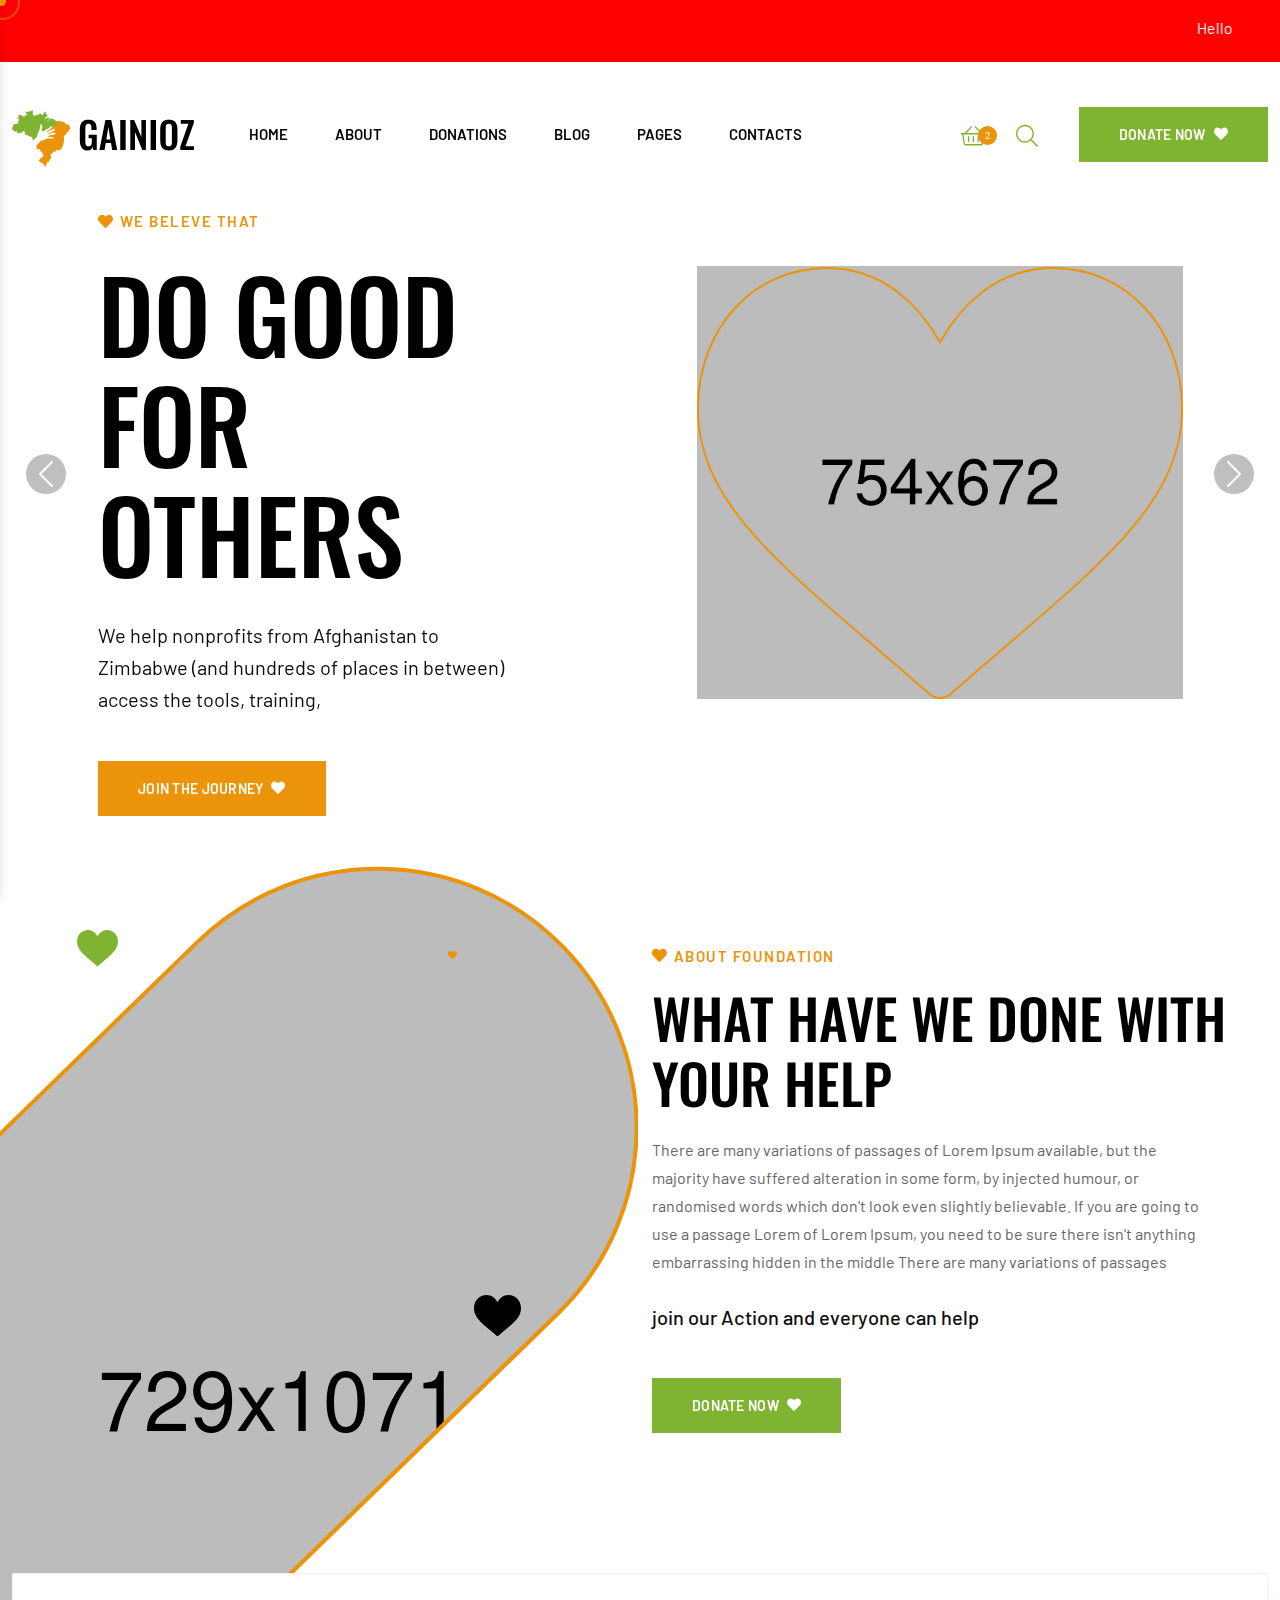
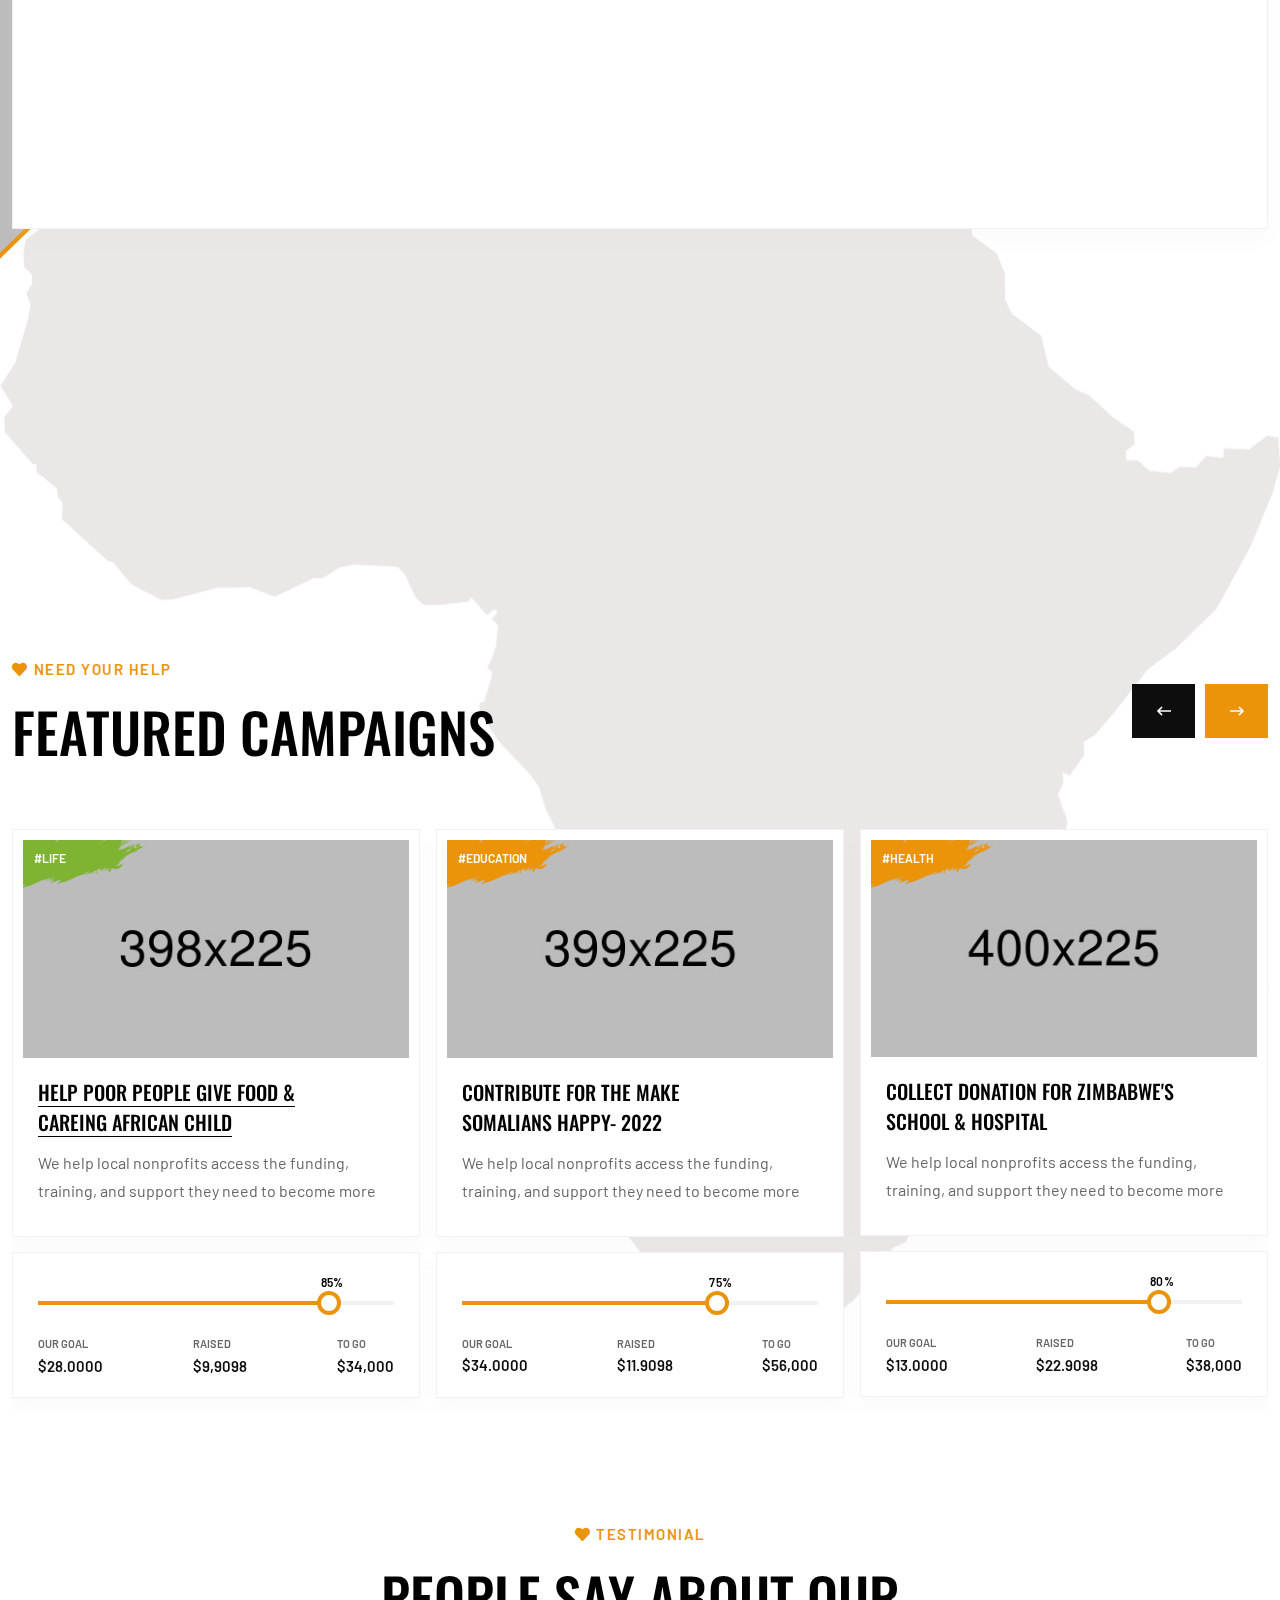
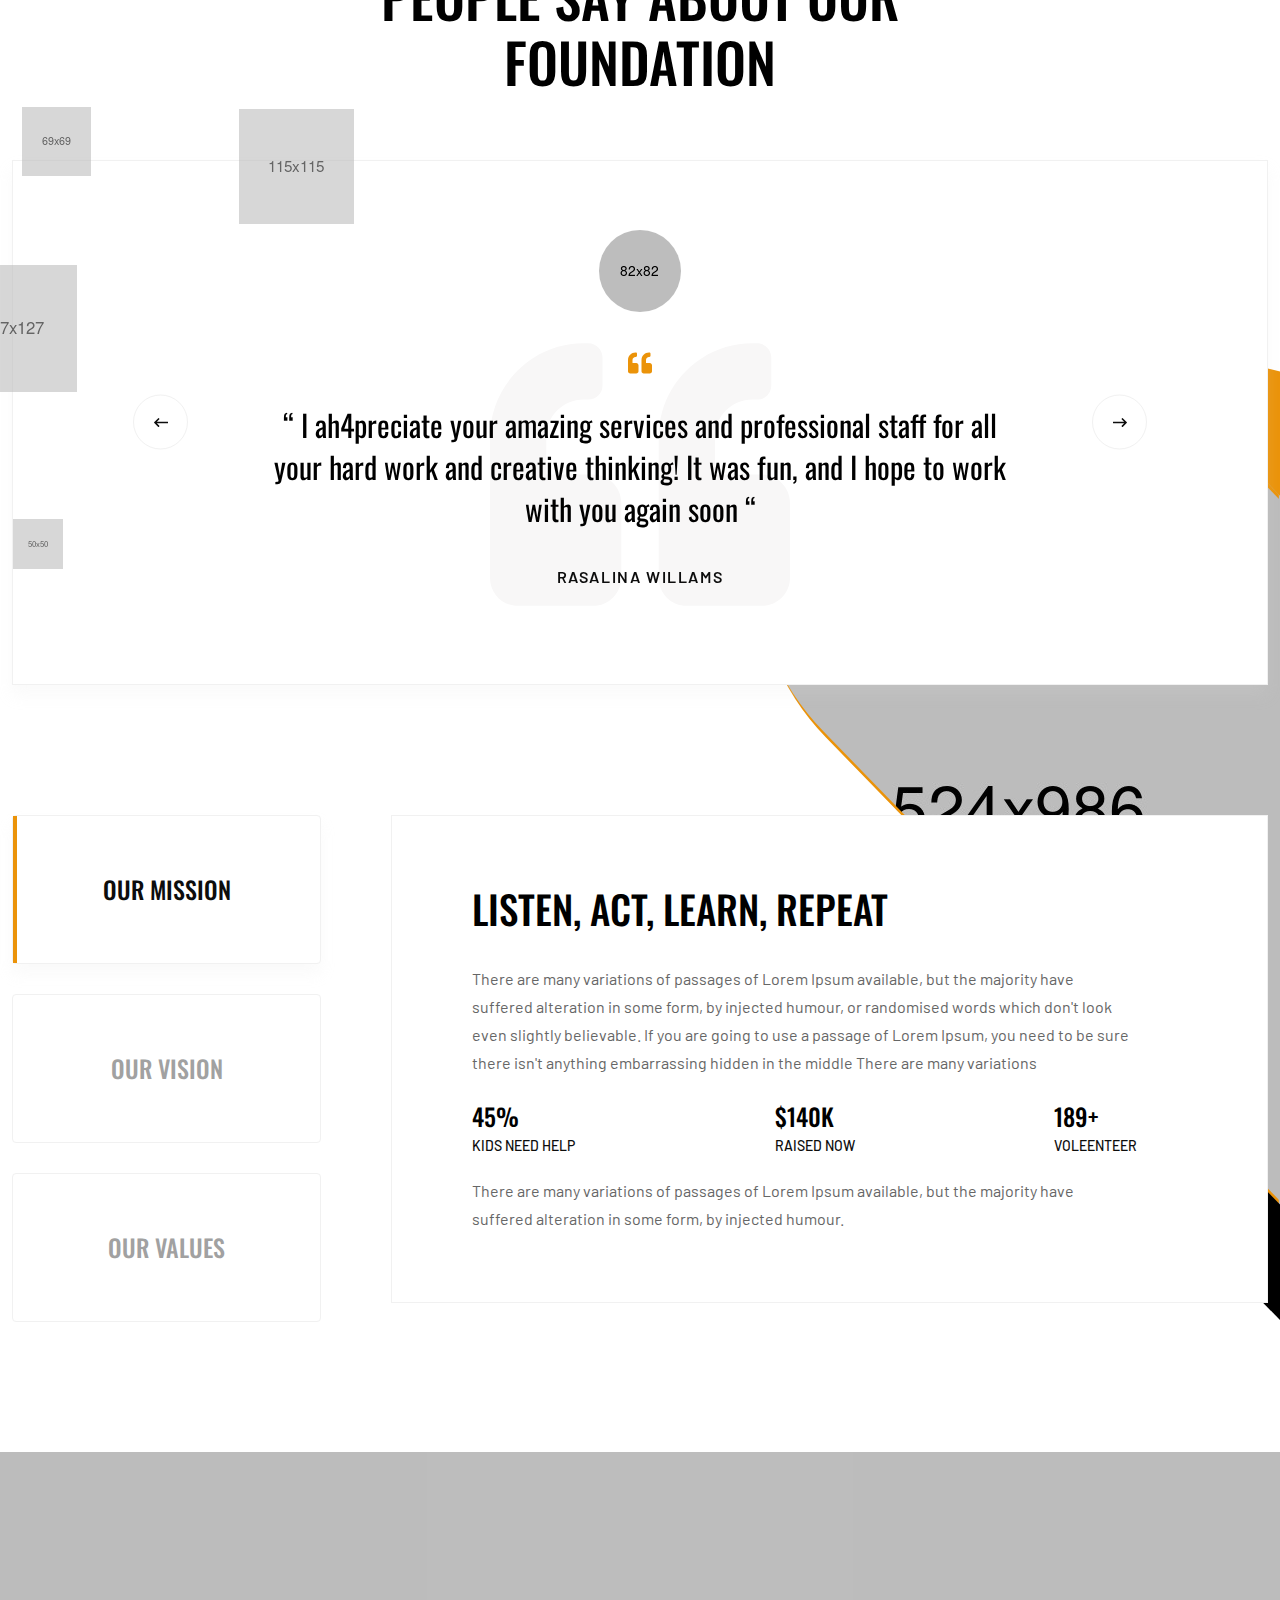
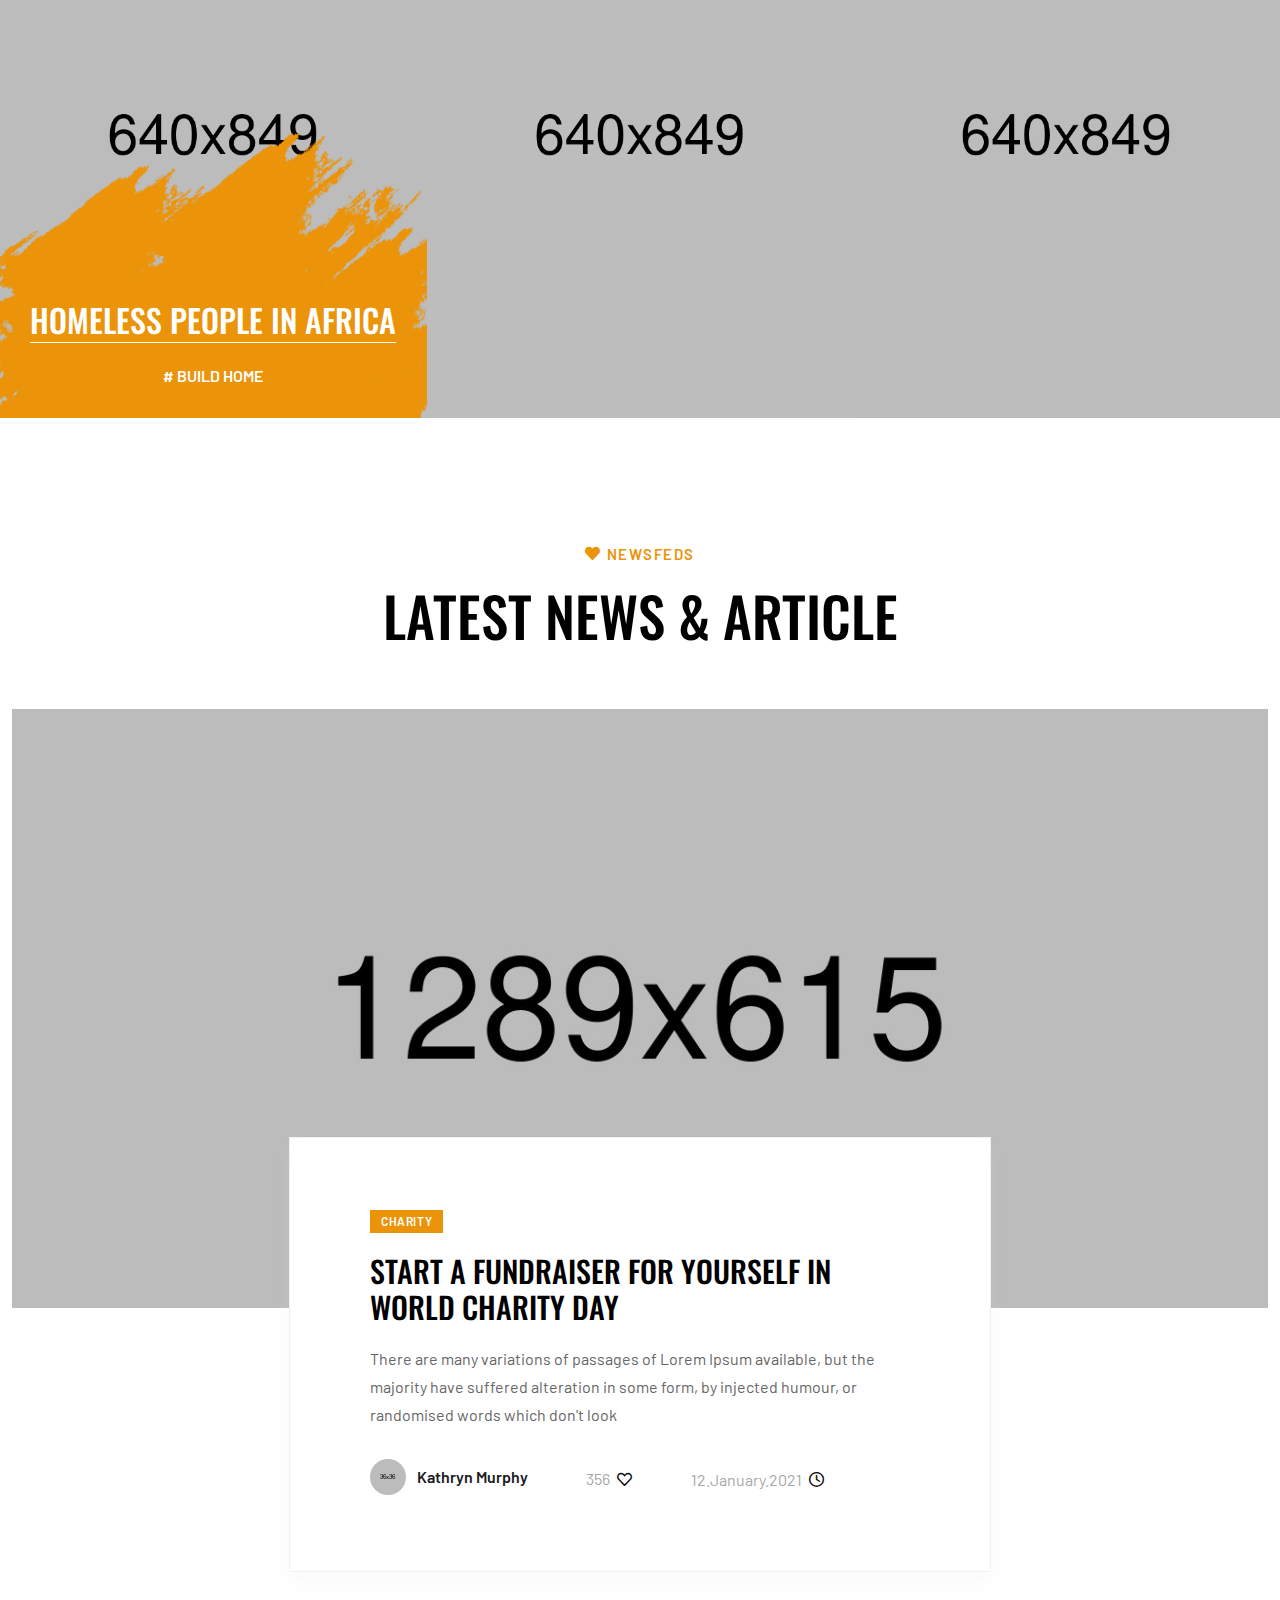
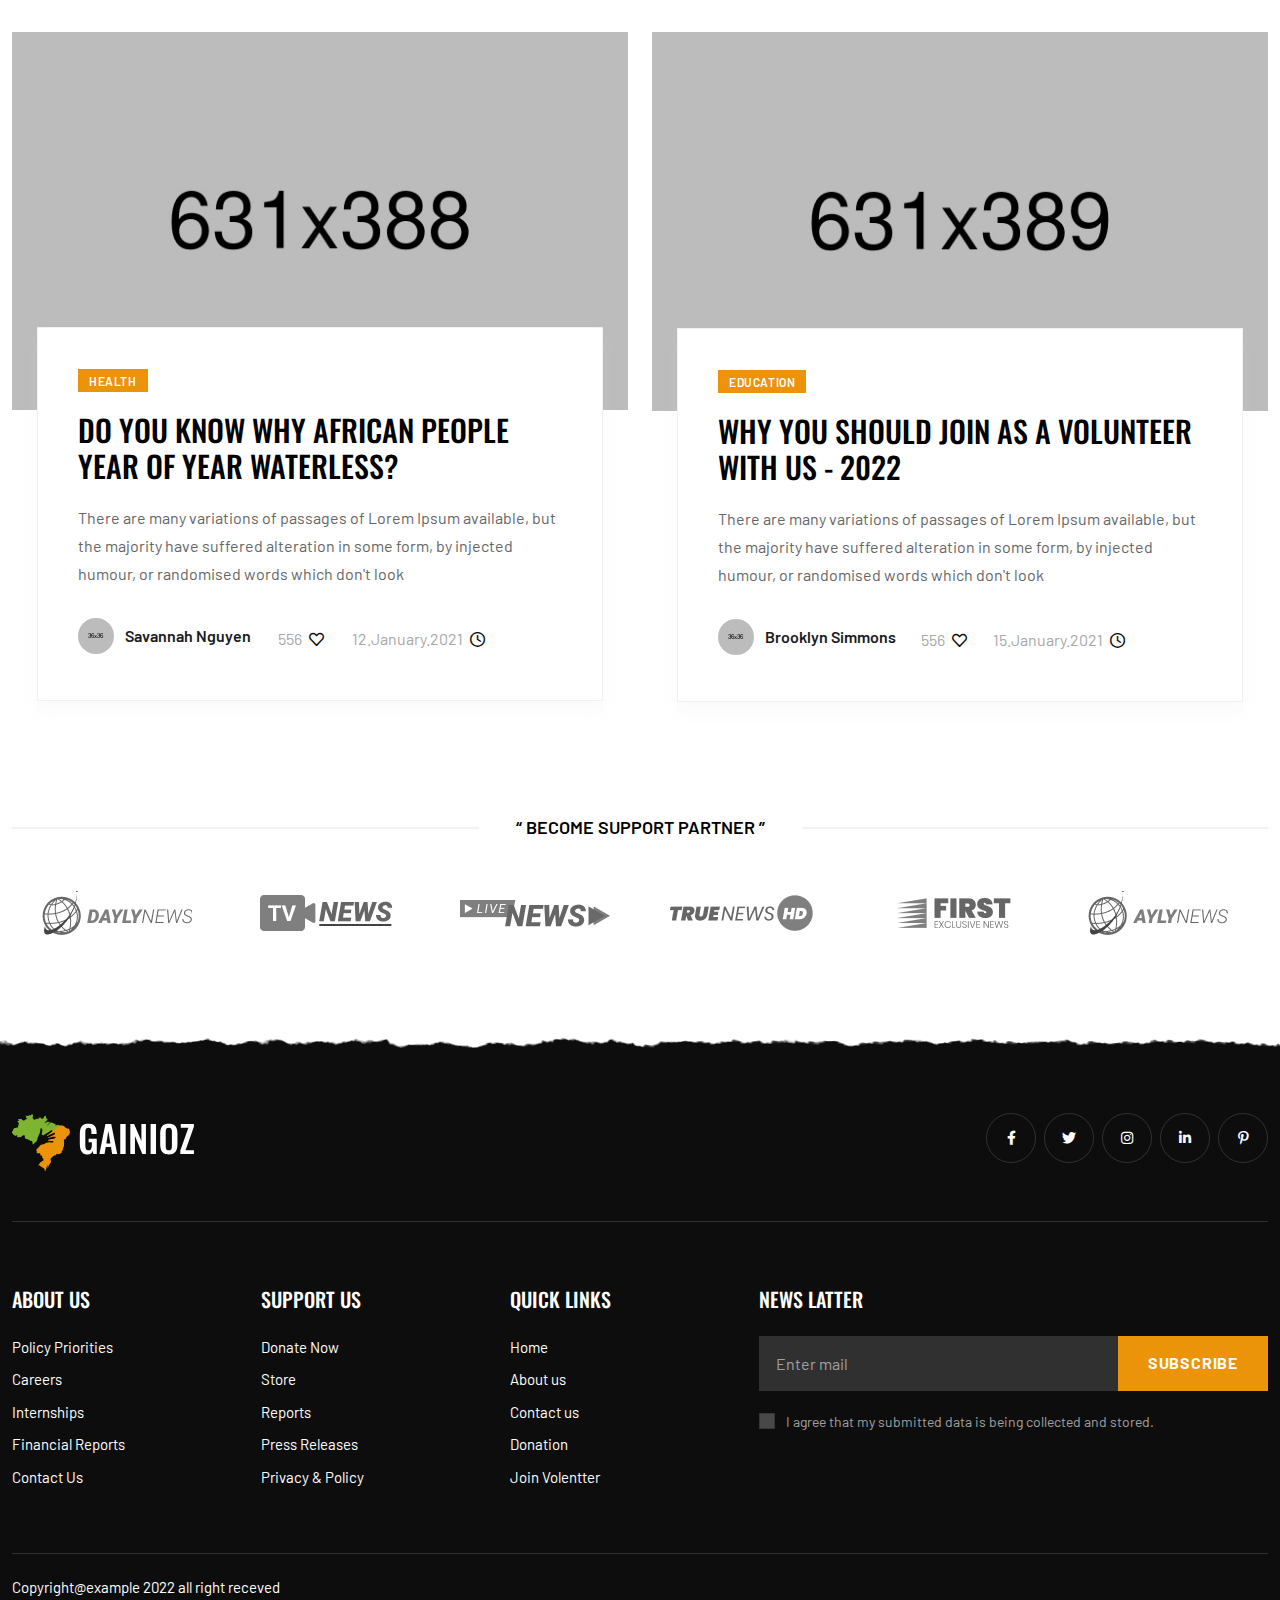
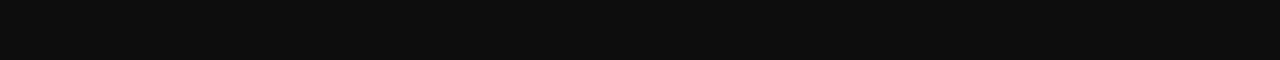
<file: backup.html>
<!DOCTYPE html>
<html lang="en">

<head>
  <meta charset="utf-8">
  <meta name="viewport" content="width=device-width, initial-scale=1.0">
  <meta name="description" content="" />
  <meta name="author" content="" />
  <title>Gainioz - Charity &amp; Donation HTML Template - Home 01 </title>
  <link rel="icon" href="image/favicon.png" type="image/png">
  <link rel="stylesheet" href="assets/animation/animate.min.css">
  <link rel="stylesheet" href="assets/animation/custom-animation.css">
  <link rel="stylesheet" href="assets/bootstrap/css/bootstrap.min.css">
  <link rel="stylesheet" href="assets/swiper/swiper.min.css">
  <link rel="stylesheet" href="assets/fontawesome/css/all.min.css">
  <link rel="stylesheet" href="assets/nice-select/nice-select.css">
  <link rel="preconnect" href="https://fonts.googleapis.com">
  <link rel="preconnect" href="https://fonts.gstatic.com" crossorigin>
  <link href="https://fonts.googleapis.com/css2?family=Barlow:wght@400;500;600;700&family=Oswald:wght@400;500;600;700&display=swap" rel="stylesheet">
  <link rel="stylesheet" href="css/main.css">
</head>

<body>
  <!-- Preloader -->
  <div id="preloader">
    <div class="ctn-preloader" id="ctn-preloader">
      <div class="round_spinner">
        <div class="spinner"></div>
        <div class="text">
          <img src="image/logos/logo_1.svg" alt="Gainioz">
        </div>
      </div>
      <h2 class="head">DO GOOD FOR OTHERS</h2>
      <p></p>
    </div>
  </div>
  <!-- Preloader End -->
  <!-- Main -->
  <main class="main">

    <!-- Header Style One -->
    <!-- header -->
    <header class="header header--styleOne sticky-on">
      <div style="background-color: red; padding: 1em; color: white;">
        <marquee behavior="" direction="">Hello</marquee>
      </div>
      <div id="sticky-placeholder">
      </div>
      <div class="container container--custom">
        <div class="row">
          <div class="col-12">
            <div class="header__wrapper">
              <!-- logo start -->
              <div class="header__logo">
                <a href="index.html" class="header__logo__link">
                  <img src="image/logos/logo_1.svg" alt="Gainioz" class="header__logo__image">
                </a>
              </div>
              <!-- logo end -->
              <!-- Main Menu Start -->
              <div class="header__menu">
                <nav class="mainMenu">
                  <ul>
                    <li class="dropdown"><a href="index.html">Home</a>
                      <ul class="dropdown_menu dropdown_menu-2">
                        <li class="dropdown_item-1"><a href="index.html">Home 1</a></li>
                        <li class="dropdown_item-2"><a href="index-2.html">Home 2</a></li>
                        <li class="dropdown_item-3"><a href="index-3.html">Home 3</a></li>
                        <li class="dropdown_item-4"><a href="index-4.html">Home 4</a></li>
                      </ul>
                    </li>
                    <li><a href="about.html">About</a></li>
                    <li><a href="donation-listing.html">Donations</a></li>
                    <li><a href="blog.html">Blog</a></li>
                    <li class="dropdown"><a href="index.html">Pages</a>
                      <ul class="dropdown_menu dropdown_menu-2">
                        <li class="dropdown_item-1"><a href="events.html">Events</a></li>
                        <li class="dropdown_item-2"><a href="faq.html">FAQ`s</a></li>
                        <li class="dropdown_item-3"><a href="products.html">Shop</a></li>
                        <li class="dropdown_item-4"><a href="service.html">Services</a></li>
                        <li class="dropdown_item-5"><a href="volunteers.html">Volunteers</a></li>
                      </ul>
                    </li>
                    <li><a href="contact.html">Contacts</a></li>
                  </ul>
                </nav>
              </div>
              <!-- Main Menu End -->
              <!-- Header Right Buttons Search Cart -->
              <div class="header__right">
                <div class="header__actions">
                  <ul>
                    <li>
                      <a href="products.html">
                        <span>2</span>
                        <svg width="25" height="20" viewBox="0 0 25 20" fill="none" xmlns="http://www.w3.org/2000/svg">
                          <path d="M24.2344 7H20.9258L14.9102 0.382812C14.6523 0.0820312 14.2227 0.0820312 13.9648 0.339844C13.6641 0.597656 13.6641 1.02734 13.9219 1.28516L19.0781 7H5.62891L10.7852 1.28516C11.043 1.02734 11.043 0.597656 10.7422 0.339844C10.4844 0.0820312 10.0547 0.0820312 9.79688 0.382812L3.78125 7H0.515625C0.214844 7 0 7.25781 0 7.51562V7.85938C0 8.16016 0.214844 8.375 0.515625 8.375H1.20312L2.49219 17.6133C2.62109 18.6445 3.48047 19.375 4.51172 19.375H20.1953C21.2266 19.375 22.0859 18.6445 22.2148 17.6133L23.5039 8.375H24.2344C24.4922 8.375 24.75 8.16016 24.75 7.85938V7.51562C24.75 7.25781 24.4922 7 24.2344 7ZM20.8828 17.4414C20.7969 17.7852 20.5391 18 20.1953 18H4.51172C4.16797 18 3.91016 17.7852 3.82422 17.4414L2.57812 8.375H22.1289L20.8828 17.4414ZM13.0625 10.7812C13.0625 10.4375 12.7188 10.0938 12.375 10.0938C11.9883 10.0938 11.6875 10.4375 11.6875 10.7812V15.5938C11.6875 15.9805 11.9883 16.2812 12.375 16.2812C12.7188 16.2812 13.0625 15.9805 13.0625 15.5938V10.7812ZM17.875 10.7812C17.875 10.4375 17.5312 10.0938 17.1875 10.0938C16.8008 10.0938 16.5 10.4375 16.5 10.7812V15.5938C16.5 15.9805 16.8008 16.2812 17.1875 16.2812C17.5312 16.2812 17.875 15.9805 17.875 15.5938V10.7812ZM8.25 10.7812C8.25 10.4375 7.90625 10.0938 7.5625 10.0938C7.17578 10.0938 6.875 10.4375 6.875 10.7812V15.5938C6.875 15.9805 7.17578 16.2812 7.5625 16.2812C7.90625 16.2812 8.25 15.9805 8.25 15.5938V10.7812Z" fill="#7FB432" />
                        </svg>
                      </a>
                    </li>
                    <li>
                      <a href="#template-search">
                        <svg width="23" height="23" viewBox="0 0 23 23" fill="none" xmlns="http://www.w3.org/2000/svg">
                          <path d="M21.8281 21.4609L16.2852 15.918C16.1992 15.832 16.0703 15.7891 15.9414 15.7891H15.4688C16.9727 14.1562 17.875 12.0508 17.875 9.6875C17.875 4.78906 13.8359 0.75 8.9375 0.75C3.99609 0.75 0 4.78906 0 9.6875C0 14.6289 3.99609 18.625 8.9375 18.625C11.2578 18.625 13.4062 17.7227 14.9961 16.2617V16.6914C14.9961 16.8633 15.0391 16.9922 15.125 17.0781L20.668 22.6211C20.8828 22.8359 21.1836 22.8359 21.3984 22.6211L21.8281 22.1914C22.043 21.9766 22.043 21.6758 21.8281 21.4609ZM8.9375 17.25C4.72656 17.25 1.375 13.8984 1.375 9.6875C1.375 5.51953 4.72656 2.125 8.9375 2.125C13.1055 2.125 16.5 5.51953 16.5 9.6875C16.5 13.8984 13.1055 17.25 8.9375 17.25Z" fill="#7FB432" />
                        </svg>
                      </a>
                    </li>
                  </ul>
                </div>
                <div class="header__button">
                  <a class="btn btn--styleOne btn--secondary it-btn" href="donation-listing.html">
                    <span class="btn__text">donate now</span>
                    <i class="fa-solid fa-heart btn__icon"></i>
                    <span class="it-btn__inner">
                                    <span class="it-btn__blobs">
                                        <span class="it-btn__blob"></span>
                    <span class="it-btn__blob"></span>
                    <span class="it-btn__blob"></span>
                    <span class="it-btn__blob"></span>
                    </span>
                    </span>
                    <svg class="it-btn__animation" xmlns="http://www.w3.org/2000/svg" version="1.1">
                      <defs>
                        <filter>
                          <feGaussianBlur in="SourceGraphic" result="blur" stdDeviation="10">
                          </feGaussianBlur>
                          <feColorMatrix in="blur" mode="matrix" values="1 0 0 0 0 0 1 0 0 0 0 0 1 0 0 0 0 0 21 -7" result="goo">
                          </feColorMatrix>
                          <feBlend in2="goo" in="SourceGraphic" result="mix"></feBlend>
                        </filter>
                      </defs>
                    </svg>
                  </a>
                </div>
              </div>
              <!-- Header Right Buttons Search Cart -->
            </div>
          </div>
        </div>
      </div>
    </header>
    <!-- end header -->
    <!-- Mobile Menu Button Start -->
    <div class="header header--mobile cc-header-menu mean-container position-relative" id="meanmenu">
      <div class="mean-bar headerBurgerMenu">
        <a href="index.html">
          <img class="mean-bar__logo" alt="Techkit" src="image/logos/logo_1.svg" />
        </a>
        <!-- Header Right Buttons Search Cart -->
        <div class="header__right">
          <div class="header__actions">
            <ul>
              <li>
                <a href="products.html">
                  <svg width="25" height="20" viewBox="0 0 25 20" fill="none" xmlns="http://www.w3.org/2000/svg">
                    <path d="M24.2344 7H20.9258L14.9102 0.382812C14.6523 0.0820312 14.2227 0.0820312 13.9648 0.339844C13.6641 0.597656 13.6641 1.02734 13.9219 1.28516L19.0781 7H5.62891L10.7852 1.28516C11.043 1.02734 11.043 0.597656 10.7422 0.339844C10.4844 0.0820312 10.0547 0.0820312 9.79688 0.382812L3.78125 7H0.515625C0.214844 7 0 7.25781 0 7.51562V7.85938C0 8.16016 0.214844 8.375 0.515625 8.375H1.20312L2.49219 17.6133C2.62109 18.6445 3.48047 19.375 4.51172 19.375H20.1953C21.2266 19.375 22.0859 18.6445 22.2148 17.6133L23.5039 8.375H24.2344C24.4922 8.375 24.75 8.16016 24.75 7.85938V7.51562C24.75 7.25781 24.4922 7 24.2344 7ZM20.8828 17.4414C20.7969 17.7852 20.5391 18 20.1953 18H4.51172C4.16797 18 3.91016 17.7852 3.82422 17.4414L2.57812 8.375H22.1289L20.8828 17.4414ZM13.0625 10.7812C13.0625 10.4375 12.7188 10.0938 12.375 10.0938C11.9883 10.0938 11.6875 10.4375 11.6875 10.7812V15.5938C11.6875 15.9805 11.9883 16.2812 12.375 16.2812C12.7188 16.2812 13.0625 15.9805 13.0625 15.5938V10.7812ZM17.875 10.7812C17.875 10.4375 17.5312 10.0938 17.1875 10.0938C16.8008 10.0938 16.5 10.4375 16.5 10.7812V15.5938C16.5 15.9805 16.8008 16.2812 17.1875 16.2812C17.5312 16.2812 17.875 15.9805 17.875 15.5938V10.7812ZM8.25 10.7812C8.25 10.4375 7.90625 10.0938 7.5625 10.0938C7.17578 10.0938 6.875 10.4375 6.875 10.7812V15.5938C6.875 15.9805 7.17578 16.2812 7.5625 16.2812C7.90625 16.2812 8.25 15.9805 8.25 15.5938V10.7812Z" fill="#7FB432" />
                  </svg>
                </a>
              </li>
              <li>
                <a href="#template-search">
                  <svg width="23" height="23" viewBox="0 0 23 23" fill="none" xmlns="http://www.w3.org/2000/svg">
                    <path d="M21.8281 21.4609L16.2852 15.918C16.1992 15.832 16.0703 15.7891 15.9414 15.7891H15.4688C16.9727 14.1562 17.875 12.0508 17.875 9.6875C17.875 4.78906 13.8359 0.75 8.9375 0.75C3.99609 0.75 0 4.78906 0 9.6875C0 14.6289 3.99609 18.625 8.9375 18.625C11.2578 18.625 13.4062 17.7227 14.9961 16.2617V16.6914C14.9961 16.8633 15.0391 16.9922 15.125 17.0781L20.668 22.6211C20.8828 22.8359 21.1836 22.8359 21.3984 22.6211L21.8281 22.1914C22.043 21.9766 22.043 21.6758 21.8281 21.4609ZM8.9375 17.25C4.72656 17.25 1.375 13.8984 1.375 9.6875C1.375 5.51953 4.72656 2.125 8.9375 2.125C13.1055 2.125 16.5 5.51953 16.5 9.6875C16.5 13.8984 13.1055 17.25 8.9375 17.25Z" fill="#7FB432" />
                  </svg>
                </a>
              </li>
              <li>
                <button class="headerBurgerMenu__button sidebarBtn" onclick="this.classList.toggle('opened');this.setAttribute('aria-expanded', this.classList.contains('opened'))" aria-label="Main Menu">
                  <svg width="50" height="50" viewBox="0 0 100 100">
                    <path class="line line1" d="M 20,29.000046 H 80.000231 C 80.000231,29.000046 94.498839,28.817352 94.532987,66.711331 94.543142,77.980673 90.966081,81.670246 85.259173,81.668997 79.552261,81.667751 75.000211,74.999942 75.000211,74.999942 L 25.000021,25.000058" />
                    <path class="line line2" d="M 20,50 H 80" />
                    <path class="line line3" d="M 20,70.999954 H 80.000231 C 80.000231,70.999954 94.498839,71.182648 94.532987,33.288669 94.543142,22.019327 90.966081,18.329754 85.259173,18.331003 79.552261,18.332249 75.000211,25.000058 75.000211,25.000058 L 25.000021,74.999942" />
                  </svg>
                </button>
              </li>
            </ul>
          </div>
        </div>
        <!-- Header Right Buttons Search Cart -->
      </div>
    </div>
    <!-- Mobile Menu Button End -->
    <!-- Mobile Menu Navbar -->
    <div class="cc cc--slideNav">
      <div class="cc__logo mb-40">
        <a href="index.html">
          <img class="mean-bar__logo" alt="Techkit" src="image/logos/logo_1.svg" />
        </a>
      </div>
      <div class="offscreen-navigation mb-40">
        <nav class="menu-main-primary-container">
          <ul class="menu">
            <li class="list menu-item-parent menu-item-has-children">
              <a class="animation" href="index.html">Home</a>
              <ul class="main-menu__dropdown sub-menu">
                <li><a href="index.html">Home One</a></li>
                <li>
                  <a href="index-2.html">Home Two</a>
                </li>
                <li><a href="index-3.html">Home Three</a></li>
                <li>
                  <a href="index-4.html">Home Four</a>
                </li>
                <!-- <li class="list menu-item-has-children">
                            <a href="vertical-slider.html">Home Dummy</a>
                            <ul class="main-menu__dropdown sub-menu">
                                <li><a href="single-post1.html">Home Demo 1</a></li>
                                <li><a href="single-post2.html">Home Demo 2</a></li>
                                <li><a href="single-post3.html">Home Demo 3</a></li>
                            </ul>
                        </li> -->
              </ul>
            </li>
            <li class="list menu-item-parent">
              <a class="animation" href="about.html">About</a>
            </li>
            <li class="list menu-item-parent">
              <a class="animation" href="donation-listing.html">Donations</a>
            </li>
            <li class="list menu-item-parent">
              <a class="animation" href="blog.html">Blog</a>
            </li>
            <li class="list menu-item-parent menu-item-has-children">
              <a class="animation" href="index.html">Pages</a>
              <ul class="main-menu__dropdown sub-menu">
                <li><a href="events.html">Events</a></li>
                <li>
                  <a href="faq.html">Faq</a>
                </li>
                <li><a href="products.html">Shop</a></li>
                <li>
                  <a href="service.html">Service</a>
                </li>
                <li>
                  <a href="volunteers.html">Volunteers</a>
                </li>
              </ul>
            </li>
            <li class="list menu-item-parent">
              <a class="animation" href="contact.html">Contacts</a>
            </li>
          </ul>
        </nav>
      </div>
      <div class="itSocial itSocial--sidebar mb-40">
        <ul>
          <li>
            <a class="facebook" href="https://codercredit.com/" rel="nofollow">
              <i class="fab fa-facebook-f"></i>
            </a>
          </li>
          <li>
            <a class="twitter" href="https://codercredit.com/" rel="nofollow">
              <i class="fab fa-twitter"></i>
            </a>
          </li>
          <li>
            <a class="instagram" href="https://codercredit.com/" rel="nofollow">
              <i class="fab fa-instagram"></i>
            </a>
          </li>
          <li>
            <a class="linkedin" href="https://codercredit.com/" rel="nofollow">
              <i class="fab fa-linkedin-in"></i>
            </a>
          </li>
        </ul>
      </div>
      <div class="cc__button">
        <div class="header__button">
          <a class="btn btn--styleOne btn--secondary it-btn" href="donation-listing.html">
            <span class="btn__text">Contact Us</span>
            <i class="fa-solid fa-heart btn__icon"></i>
            <span class="it-btn__inner">
                    <span class="it-btn__blobs">
                        <span class="it-btn__blob"></span>
            <span class="it-btn__blob"></span>
            <span class="it-btn__blob"></span>
            <span class="it-btn__blob"></span>
            </span>
            </span>
            <svg class="it-btn__animation" xmlns="http://www.w3.org/2000/svg" version="1.1">
              <defs>
                <filter id="goo">
                  <feGaussianBlur in="SourceGraphic" result="blur" stdDeviation="10">
                  </feGaussianBlur>
                  <feColorMatrix in="blur" mode="matrix" values="1 0 0 0 0 0 1 0 0 0 0 0 1 0 0 0 0 0 21 -7" result="goo">
                  </feColorMatrix>
                  <feBlend in2="goo" in="SourceGraphic" result="mix"></feBlend>
                </filter>
              </defs>
            </svg>
          </a>
        </div>
      </div>
    </div>
    <!-- Mobile Menu Navbar End -->
    <!-- Header Style One End -->
    <!-- Hero/Welcome Section Start -->
    <section class="hero hero--style1 overflow-hidden">
      <img src="image/shapes/shapes1.svg" alt="Gainioz" class="hero__shape">
      <img src="image/shapes/love-shape1.svg" alt="Gainioz" class="hero__shape hero__shape--one">
      <img src="image/shapes/love-shape2.svg" alt="Gainioz" class="hero__shape hero__shape--two">
      <div id="carouselExample" class="carousel slide" data-bs-ride="carousel">
        <div class="carousel-inner">
            <div class="carousel-item active">
              <div class="container container--custom">
                <div class="row align-items-center justify-content-between">
                  <div class="col-xl-5 col-lg-8 mb-30">
                    <div class="hero__content">
                      <span class="hero__title hero__title--small wow animate__fadeInUp animate__animated"
                      data-wow-duration="1200ms" data-wow-delay="200ms"><i class="fa-solid fa-heart btn__icon"></i>We Beleve
                      That</span>
                      <h1 class="hero__title hero__title--big wow animate__fadeInUp animate__animated" data-wow-duration="1200ms" data-wow-delay="300ms">Do good For Others</h1>
                      <p class="hero__text wow animate__fadeInUp animate__animated" data-wow-duration="1200ms" data-wow-delay="400ms">We help nonprofits from Afghanistan to Zimbabwe (and hundreds of places in between)
                        access the
                        tools, training,</p>
                      <a class="btn btn--styleOne btn--primary it-btn wow animate__fadeInUp animate__animated" data-wow-duration="1200ms" data-wow-delay="500ms" href="donation-listing.html">
                        <span class="btn__text">join the journey</span>
                        <i class="fa-solid fa-heart btn__icon"></i>
                        <span class="it-btn__inner">
                        <span class="it-btn__blobs">
                          <span class="it-btn__blob"></span>
                        <span class="it-btn__blob"></span>
                        <span class="it-btn__blob"></span>
                        <span class="it-btn__blob"></span>
                        </span>
                        </span>
                        <svg class="it-btn__animation" xmlns="http://www.w3.org/2000/svg" version="1.1">
                          <defs>
                            <filter>
                              <feGaussianBlur in="SourceGraphic" result="blur" stdDeviation="10"></feGaussianBlur>
                              <feColorMatrix in="blur" mode="matrix" values="1 0 0 0 0 0 1 0 0 0 0 0 1 0 0 0 0 0 21 -7" result="goo">
                              </feColorMatrix>
                              <feBlend in2="goo" in="SourceGraphic" result="mix"></feBlend>
                            </filter>
                          </defs>
                        </svg>
                      </a>
                    </div>
                  </div>
                  <div class="col-xl-6 mb-30">
                    <figure class="hero__figure wow animate__zoomIn animate__animated" data-wow-duration="1200ms" data-wow-delay="600ms">
                      <img src="image/man/man1.jpg" alt="Gainioz Man" class="hero__figure__thumbs">
                      <img class="hero__figure__overlay" src="image/shapes/shapes3.svg" alt="Gainioz">
                    </figure>
                  </div>
                </div>
              </div>
            </div>
            <div class="carousel-item">
              <div class="container container--custom">
                <div class="row align-items-center justify-content-between">
                  <div class="col-xl-5 col-lg-8 mb-30">
                    <div class="hero__content">
                      <span class="hero__title hero__title--small wow animate__fadeInUp animate__animated"
                      data-wow-duration="1200ms" data-wow-delay="200ms"><i class="fa-solid fa-heart btn__icon"></i>We Beleve
                      That</span>
                      <h1 class="hero__title hero__title--big wow animate__fadeInUp animate__animated" data-wow-duration="1200ms" data-wow-delay="300ms">Do good For Others</h1>
                      <p class="hero__text wow animate__fadeInUp animate__animated" data-wow-duration="1200ms" data-wow-delay="400ms">We help nonprofits from Afghanistan to Zimbabwe (and hundreds of places in between)
                        access the
                        tools, training,</p>
                      <a class="btn btn--styleOne btn--primary it-btn wow animate__fadeInUp animate__animated" data-wow-duration="1200ms" data-wow-delay="500ms" href="donation-listing.html">
                        <span class="btn__text">join the journey</span>
                        <i class="fa-solid fa-heart btn__icon"></i>
                        <span class="it-btn__inner">
                        <span class="it-btn__blobs">
                          <span class="it-btn__blob"></span>
                        <span class="it-btn__blob"></span>
                        <span class="it-btn__blob"></span>
                        <span class="it-btn__blob"></span>
                        </span>
                        </span>
                        <svg class="it-btn__animation" xmlns="http://www.w3.org/2000/svg" version="1.1">
                          <defs>
                            <filter>
                              <feGaussianBlur in="SourceGraphic" result="blur" stdDeviation="10"></feGaussianBlur>
                              <feColorMatrix in="blur" mode="matrix" values="1 0 0 0 0 0 1 0 0 0 0 0 1 0 0 0 0 0 21 -7" result="goo">
                              </feColorMatrix>
                              <feBlend in2="goo" in="SourceGraphic" result="mix"></feBlend>
                            </filter>
                          </defs>
                        </svg>
                      </a>
                    </div>
                  </div>
                  <div class="col-xl-6 mb-30">
                    <figure class="hero__figure wow animate__zoomIn animate__animated" data-wow-duration="1200ms" data-wow-delay="600ms">
                      <img src="image/man/man1.jpg" alt="Gainioz Man" class="hero__figure__thumbs">
                      <img class="hero__figure__overlay" src="image/shapes/shapes3.svg" alt="Gainioz">
                    </figure>
                  </div>
                </div>
              </div>
            </div>

        </div>
        <button class="carousel-control-prev" type="button" data-bs-target="#carouselExample" data-bs-slide="prev">
            <span class="carousel-control-prev-icon" aria-hidden="true"></span>
        </button>
        <button class="carousel-control-next" type="button" data-bs-target="#carouselExample" data-bs-slide="next">
            <span class="carousel-control-next-icon" aria-hidden="true"></span>
        </button>
    </div>
    </section>
    <!-- Hero/Welcome Section End -->

    <!-- About && Features && Donner Section -->
     
    <section class="about">
      <img class="about__shape about__shape--one" src="image/shapes/love-shape3.svg" alt="Gainioz Shape">
      <img class="about__shape about__shape--two" src="image/shapes/love-shape4.svg" alt="Gainioz Shape">
      <img class="about__shape about__shape--three" src="image/shapes/love-shape5.svg" alt="Gainioz Shape">
      <div class="aboutArea aboutArea--padding position-relative">
        <img class="mask-aboutBack wow animate__fadeInLeft animate__animated" data-wow-duration="1200ms" data-wow-delay="300ms" src="image/shapes/mask-shape3.svg" alt="Gainioz Shape">
        <div class="mask mask--about wow animate__fadeInLeft animate__animated" data-wow-duration="1200ms" data-wow-delay="200ms">
          <img src="image/girls/girls1.jpg" alt="Gainioz Shape" class="mask__thumb">
          <img class="mask__overlay" src="image/shapes/mask-shape2.svg" alt="Gainioz Shape">
        </div>
        <div class="container">
          <div class="row justify-content-end">
            <div class="col-lg-6 mb-30">
              <div class="aboutContent">
                <!-- Section Heading/Title -->
                <div class="sectionTitle mb-20">
                  <span class="sectionTitle__small">
                  <i class="fa-solid fa-heart btn__icon"></i>
                  about foundation
                </span>
                  <h2 class="sectionTitle__big">what have we done with
                    your help</h2>
                </div>
                <!-- Section Heading/Title End -->
                <p class="aboutContent__text">
                  There are many variations of passages of Lorem Ipsum available, but the majority have suffered
                  alteration in some form,
                  by injected humour, or randomised words which don't look even slightly believable. If you are going to
                  use a passage Lorem of
                  Lorem Ipsum, you need to be sure there isn't anything embarrassing hidden in the middle There are many
                  variations of
                  passages
                </p>
                <span class="aboutContent__quote">join our Action and everyone can help</span>
                <a class="btn btn--styleOne btn--secondary it-btn" href="donation-listing.html">
                  <span class="btn__text">donate now</span>
                  <i class="fa-solid fa-heart btn__icon"></i>
                  <span class="it-btn__inner">
                  <span class="it-btn__blobs">
                    <span class="it-btn__blob"></span>
                  <span class="it-btn__blob"></span>
                  <span class="it-btn__blob"></span>
                  <span class="it-btn__blob"></span>
                  </span>
                  </span>
                  <svg class="it-btn__animation" xmlns="http://www.w3.org/2000/svg" version="1.1">
                    <defs>
                      <filter>
                        <feGaussianBlur in="SourceGraphic" result="blur" stdDeviation="10">
                        </feGaussianBlur>
                        <feColorMatrix in="blur" mode="matrix" values="1 0 0 0 0 0 1 0 0 0 0 0 1 0 0 0 0 0 21 -7" result="goo">
                        </feColorMatrix>
                        <feBlend in2="goo" in="SourceGraphic" result="mix"></feBlend>
                      </filter>
                    </defs>
                  </svg>
                </a>
              </div>
            </div>
          </div>
        </div>
      </div>
      <div class="featureArea pt-70">
        <div class="featureArea__map">
          <img src="image/shapes/map.png" alt="Gainioz Map">
        </div>
        <div class="container">
          <div class="row">
            <div class="col-12">
              <div class="keyFeatureBox mb-30">
                <div class="row">
                  <div class="col-lg-4 wow animate__fadeInLeft" data-wow-duration="1200ms" data-wow-delay="200ms">
                    <div class="keyFeatureBlock mb-30">
                      <div class="keyFeatureBlock__left">
                        <span class="keyFeatureBlock__icon">
                        <img src="image/icons/icon1.svg" alt="Gainioz Feature_Icon">
                      </span>
                      </div>
                      <div class="keyFeatureBlock__content">
                        <h3 class="keyFeatureBlock__heading">
                          <a class="keyFeatureBlock__heading__link" href="services.html">
                            healthy Food
                          </a>
                        </h3>
                        <p class="keyFeatureBlock__text">We help local nonprofits access the funding, tools, training,</p>
                      </div>
                      <div class="keyFeatureBlock__skill skill-bar" data-width="80%">
                        <span class="keyFeatureBlock__skill__bar"></span>
                      </div>
                    </div>
                  </div>
                  <div class="col-lg-4 wow animate__fadeInLeft" data-wow-duration="1200ms" data-wow-delay="300ms">
                    <div class="keyFeatureBlock mb-30">
                      <div class="keyFeatureBlock__left">
                        <span class="keyFeatureBlock__icon">
                        <img src="image/icons/icon2.svg" alt="Gainioz Feature_Icon">
                      </span>
                      </div>
                      <div class="keyFeatureBlock__content">
                        <h3 class="keyFeatureBlock__heading">
                          <a class="keyFeatureBlock__heading__link" href="services.html">
                            Dedicated
                          </a>
                        </h3>
                        <p class="keyFeatureBlock__text">We help local nonprofits access the funding, tools, training,</p>
                      </div>
                      <div class="keyFeatureBlock__skill skill-bar" data-width="94%">
                        <span class="keyFeatureBlock__skill__bar"></span>
                      </div>
                    </div>
                  </div>
                  <div class="col-lg-4 wow animate__fadeInLeft" data-wow-duration="1200ms" data-wow-delay="400ms">
                    <div class="keyFeatureBlock mb-30">
                      <div class="keyFeatureBlock__left">
                        <span class="keyFeatureBlock__icon">
                        <img src="image/icons/icon3.svg" alt="Gainioz Feature_Icon">
                      </span>
                      </div>
                      <div class="keyFeatureBlock__content">
                        <h3 class="keyFeatureBlock__heading">
                          <a class="keyFeatureBlock__heading__link" href="services.html">
                            Strong Team
                          </a>
                        </h3>
                        <p class="keyFeatureBlock__text">We help local nonprofits access the funding, tools, training,</p>
                      </div>
                      <div class="keyFeatureBlock__skill skill-bar" data-width="70%">
                        <span class="keyFeatureBlock__skill__bar"></span>
                      </div>
                    </div>
                  </div>
                </div>
              </div>
            </div>
          </div>
        </div>
        <div class="donnerArea pt-70 pb-95">
          <div class="container">
            <div class="row">
              <div class="col-12">
                <div class="donnerAreaContent text-center mb-30">
                  <h2 class="donnerAreaContent__bigTitle wow animate__fadeInUp" data-wow-duration="1200ms" data-wow-delay="200ms">
                    <span class="donnerAreaContent__bigTitle__number">250</span>
                    <span class="donnerAreaContent__bigTitle__text">mln</span>
                  </h2>
                  <h3 class="donnerAreaContent__heading text-uppercase wow animate__fadeInUp" data-wow-duration="1200ms" data-wow-delay="300ms">People Live with a disability</h3>
                  <a class="btn btn--styleOne btn--black it-btn wow animate__fadeInUp" data-wow-duration="1200ms" data-wow-delay="400ms" href="donation-listing.html">
                    <span class="btn__text">dECAME A VOLEENTEER</span>
                    <i class="fa-solid fa-heart btn__icon"></i>
                    <span class="it-btn__inner">
                    <span class="it-btn__blobs">
                      <span class="it-btn__blob"></span>
                    <span class="it-btn__blob"></span>
                    <span class="it-btn__blob"></span>
                    <span class="it-btn__blob"></span>
                    </span>
                    </span>
                    <svg class="it-btn__animation" xmlns="http://www.w3.org/2000/svg" version="1.1">
                      <defs>
                        <filter>
                          <feGaussianBlur in="SourceGraphic" result="blur" stdDeviation="10"></feGaussianBlur>
                          <feColorMatrix in="blur" mode="matrix" values="1 0 0 0 0 0 1 0 0 0 0 0 1 0 0 0 0 0 21 -7" result="goo">
                          </feColorMatrix>
                          <feBlend in2="goo" in="SourceGraphic" result="mix"></feBlend>
                        </filter>
                      </defs>
                    </svg>
                  </a>
                </div>
              </div>
            </div>
          </div>
        </div>
        <div class="featureArea__main cc-slide-wrap">
          <div class="container">
            <div class="row align-items-center">
              <div class="col-lg-6">
                <!-- Section Heading/Title -->
                <div class="sectionTitle mb-65">
                  <span class="sectionTitle__small">
                  <i class="fa-solid fa-heart btn__icon"></i>
                  need your help
                </span>
                  <h2 class="sectionTitle__big">Featured Campaigns</h2>
                </div>
                <!-- Section Heading/Title End -->
              </div>
              <div class="col-lg-6">
                <div class="sliderNav sliderNav--style1 mb-65">
                  <span class="sliderNav__btn btn-prev">
                  <svg width="15" height="10" viewBox="0 0 15 10" fill="none" xmlns="http://www.w3.org/2000/svg">
                    <path
                      d="M5.75 9.40625L6.375 8.78125C6.5 8.625 6.5 8.40625 6.34375 8.25L3.84375 5.8125H14.625C14.8125 5.8125 15 5.65625 15 5.4375V4.5625C15 4.375 14.8125 4.1875 14.625 4.1875H3.84375L6.34375 1.78125C6.5 1.625 6.5 1.40625 6.375 1.25L5.75 0.625C5.59375 0.5 5.375 0.5 5.21875 0.625L1.09375 4.75C0.96875 4.90625 0.96875 5.125 1.09375 5.28125L5.21875 9.40625C5.375 9.53125 5.59375 9.53125 5.75 9.40625Z"
                      fill="white" />
                  </svg>
                </span>
                  <span class="sliderNav__btn btn-next">
                  <svg width="14" height="10" viewBox="0 0 14 10" fill="none" xmlns="http://www.w3.org/2000/svg">
                    <path
                      d="M9.21875 0.625L8.59375 1.25C8.46875 1.40625 8.46875 1.625 8.625 1.78125L11.125 4.1875H0.375C0.15625 4.1875 0 4.375 0 4.5625V5.4375C0 5.65625 0.15625 5.8125 0.375 5.8125H11.125L8.625 8.25C8.46875 8.40625 8.46875 8.625 8.59375 8.78125L9.21875 9.40625C9.375 9.53125 9.59375 9.53125 9.75 9.40625L13.875 5.28125C14 5.125 14 4.90625 13.875 4.75L9.75 0.625C9.59375 0.5 9.375 0.5 9.21875 0.625Z"
                      fill="white" />
                  </svg>
                </span>
                </div>
              </div>
            </div>
            <div class="cc-sliderStyle1 swiper">
              <div class="swiper-wrapper">
                <div class="swiper-slide">
                  <div class="featureBlock featureBlock--active">
                    <div class="featureBlock__wrap">
                      <figure class="featureBlock__thumb">
                        <a class="featureBlock__thumb__link" href="donation-details.html">
                          <img src="image/featured/featuredThumb1.jpg" alt="Gainioz Featured Thumb">
                        </a>
                        <a class="featureBlock__hashLink" href="donation-details.html">
                          <span class="featureBlock__hashLink__text">#Life</span>
                        </a>
                      </figure>
                      <div class="featureBlock__content">
                        <h3 class="featureBlock__heading">
                          <a class="featureBlock__heading__link" href="donation-details.html">
                            Help poor people give food & Careing african child
                          </a>
                        </h3>
                        <p class="featureBlock__text">
                          We help local nonprofits access the funding, training, and support they need to become more
                        </p>
                      </div>
                    </div>
                    <div class="featureBlock__donation">
                      <div class="featureBlock__donation__progress">
                        <div class="featureBlock__donation__bar">
                          <span class="featureBlock__donation__text skill-bar" data-width="85%">85%</span>
                          <div class="featureBlock__donation__line">
                            <span class="skill-bars">
                            <span class="skill-bars__line skill-bar" data-width="85%"></span>
                            </span>
                          </div>
                        </div>
                      </div>
                      <div class="featureBlock__eqn">
                        <div class="featureBlock__eqn__block">
                          <span class="featureBlock__eqn__title">our goal</span>
                          <span class="featureBlock__eqn__price">$28.0000</span>
                        </div>
                        <div class="featureBlock__eqn__block">
                          <span class="featureBlock__eqn__title">Raised</span>
                          <span class="featureBlock__eqn__price">$9,9098</span>
                        </div>
                        <div class="featureBlock__eqn__block">
                          <span class="featureBlock__eqn__title">to go</span>
                          <span class="featureBlock__eqn__price">$34,000</span>
                        </div>
                      </div>
                    </div>
                  </div>
                </div>
                <div class="swiper-slide">
                  <div class="featureBlock">
                    <div class="featureBlock__wrap">
                      <figure class="featureBlock__thumb">
                        <a class="featureBlock__thumb__link" href="donation-details.html">
                          <img src="image/featured/featuredThumb2.jpg" alt="Gainioz Featured Thumb">
                        </a>
                        <a class="featureBlock__hashLink" href="donation-details.html">
                          <span class="featureBlock__hashLink__text">#Education</span>
                        </a>
                      </figure>
                      <div class="featureBlock__content">
                        <h3 class="featureBlock__heading">
                          <a class="featureBlock__heading__link" href="donation-details.html">
                            Contribute for the Make somalians happy- 2022
                          </a>
                        </h3>
                        <p class="featureBlock__text">
                          We help local nonprofits access the funding, training, and support they need to become more
                        </p>
                      </div>
                    </div>
                    <div class="featureBlock__donation">
                      <div class="featureBlock__donation__progress">
                        <div class="featureBlock__donation__bar">
                          <span class="featureBlock__donation__text skill-bar" data-width="75%">75%</span>
                          <div class="featureBlock__donation__line">
                            <span class="skill-bars">
                            <span class="skill-bars__line skill-bar" data-width="75%"></span>
                            </span>
                          </div>
                        </div>
                      </div>
                      <div class="featureBlock__eqn">
                        <div class="featureBlock__eqn__block">
                          <span class="featureBlock__eqn__title">our goal</span>
                          <span class="featureBlock__eqn__price">$34.0000</span>
                        </div>
                        <div class="featureBlock__eqn__block">
                          <span class="featureBlock__eqn__title">Raised</span>
                          <span class="featureBlock__eqn__price">$11.9098</span>
                        </div>
                        <div class="featureBlock__eqn__block">
                          <span class="featureBlock__eqn__title">to go</span>
                          <span class="featureBlock__eqn__price">$56,000</span>
                        </div>
                      </div>
                    </div>
                  </div>
                </div>
                <div class="swiper-slide">
                  <div class="featureBlock">
                    <div class="featureBlock__wrap">
                      <figure class="featureBlock__thumb">
                        <a class="featureBlock__thumb__link" href="donation-details.html">
                          <img src="image/featured/featuredThumb3.jpg" alt="Gainioz Featured Thumb">
                        </a>
                        <a class="featureBlock__hashLink" href="donation-details.html">
                          <span class="featureBlock__hashLink__text">#Health</span>
                        </a>
                      </figure>
                      <div class="featureBlock__content">
                        <h3 class="featureBlock__heading">
                          <a class="featureBlock__heading__link" href="donation-details.html">
                            Collect Donation for zimbabwe's School & Hospital
                          </a>
                        </h3>
                        <p class="featureBlock__text">
                          We help local nonprofits access the funding, training, and support they need to become more
                        </p>
                      </div>
                    </div>
                    <div class="featureBlock__donation">
                      <div class="featureBlock__donation__progress">
                        <div class="featureBlock__donation__bar">
                          <span class="featureBlock__donation__text skill-bar" data-width="80%">80%</span>
                          <div class="featureBlock__donation__line">
                            <span class="skill-bars">
                            <span class="skill-bars__line skill-bar" data-width="80%"></span>
                            </span>
                          </div>
                        </div>
                      </div>
                      <div class="featureBlock__eqn">
                        <div class="featureBlock__eqn__block">
                          <span class="featureBlock__eqn__title">our goal</span>
                          <span class="featureBlock__eqn__price">$13.0000</span>
                        </div>
                        <div class="featureBlock__eqn__block">
                          <span class="featureBlock__eqn__title">Raised</span>
                          <span class="featureBlock__eqn__price">$22.9098</span>
                        </div>
                        <div class="featureBlock__eqn__block">
                          <span class="featureBlock__eqn__title">to go</span>
                          <span class="featureBlock__eqn__price">$38,000</span>
                        </div>
                      </div>
                    </div>
                  </div>
                </div>
              </div>
            </div>
          </div>
        </div>
      </div>
    </section>
    <!-- About && Features && Doner End -->
    <!-- Testimonials -->
    <section class="review pt-110 pb-100 position-relative overflow-hidden cc-slide-wrap3">
      <img src="image/shapes/testi-shape1.svg" alt="Gainioz Shape" class="review__shape review__shape--one">
      <img src="image/shapes/testi-shape2.svg" alt="Gainioz Shape" class="review__shape review__shape--two">
      <div class="mask mask--review position-absolute">
        <img src="image/man/testi-man1.jpg" alt="Gainioz Shape" class="mask__thumb">
        <img class="mask__overlay" src="image/shapes/testi-shape4.svg" alt="Gainioz Shape">
      </div>
      <div class="container">
        <div class="row">
          <div class="col-lg-6 col-md-8 mx-auto">
            <!-- Section Heading/Title -->
            <div class="sectionTitle text-center mb-65">
              <span class="sectionTitle__small justify-content-center">
              <i class="fa-solid fa-heart btn__icon"></i>
              Testimonial
            </span>
              <h2 class="sectionTitle__big">People Say about our foundation</h2>
            </div>
            <!-- Section Heading/Title End -->
          </div>
        </div>
        <div class="row">
          <div class="col-12">
            <div class="review__box mb-30">
              <div class="sliderNav sliderNav--style2">
                <span class="sliderNav__btn btn-prev" tabindex="0" role="button">
                <svg width="15" height="10" viewBox="0 0 15 10" fill="none" xmlns="http://www.w3.org/2000/svg">
                  <path
                    d="M5.75 9.40625L6.375 8.78125C6.5 8.625 6.5 8.40625 6.34375 8.25L3.84375 5.8125H14.625C14.8125 5.8125 15 5.65625 15 5.4375V4.5625C15 4.375 14.8125 4.1875 14.625 4.1875H3.84375L6.34375 1.78125C6.5 1.625 6.5 1.40625 6.375 1.25L5.75 0.625C5.59375 0.5 5.375 0.5 5.21875 0.625L1.09375 4.75C0.96875 4.90625 0.96875 5.125 1.09375 5.28125L5.21875 9.40625C5.375 9.53125 5.59375 9.53125 5.75 9.40625Z"
                    fill="currentColor"></path>
                </svg>
              </span>
                <span class="sliderNav__btn btn-next" tabindex="0" role="button">
                <svg width="14" height="10" viewBox="0 0 14 10" fill="none" xmlns="http://www.w3.org/2000/svg">
                  <path
                    d="M9.21875 0.625L8.59375 1.25C8.46875 1.40625 8.46875 1.625 8.625 1.78125L11.125 4.1875H0.375C0.15625 4.1875 0 4.375 0 4.5625V5.4375C0 5.65625 0.15625 5.8125 0.375 5.8125H11.125L8.625 8.25C8.46875 8.40625 8.46875 8.625 8.59375 8.78125L9.21875 9.40625C9.375 9.53125 9.59375 9.53125 9.75 9.40625L13.875 5.28125C14 5.125 14 4.90625 13.875 4.75L9.75 0.625C9.59375 0.5 9.375 0.5 9.21875 0.625Z"
                    fill="currentColor"></path>
                </svg>
              </span>
              </div>
              <ul class="review__box__images">
                <li><img src="image/auth/reviewAuth2.png" alt="Gainioz Reviewer"></li>
                <li><img src="image/auth/reviewAuth3.png" alt="Gainioz Reviewer"></li>
                <li><img src="image/auth/reviewAuth4.png" alt="Gainioz Reviewer"></li>
                <li><img src="image/auth/reviewAuth5.png" alt="Gainioz Reviewer"></li>
              </ul>
              <div class="reviewblock text-center">
                <span class="reviewblock__quoteIcon__two">
                <svg width="300" height="263" viewBox="0 0 300 263" fill="none" xmlns="http://www.w3.org/2000/svg">
                  <path
                    d="M271.875 131.5H225V94C225 73.4922 241.406 56.5 262.5 56.5H267.188C274.805 56.5 281.25 50.6406 281.25 42.4375V14.3125C281.25 6.69531 274.805 0.25 267.188 0.25H262.5C210.352 0.25 168.75 42.4375 168.75 94V234.625C168.75 250.445 181.055 262.75 196.875 262.75H271.875C287.109 262.75 300 250.445 300 234.625V159.625C300 144.391 287.109 131.5 271.875 131.5ZM103.125 131.5H56.25V94C56.25 73.4922 72.6562 56.5 93.75 56.5H98.4375C106.055 56.5 112.5 50.6406 112.5 42.4375V14.3125C112.5 6.69531 106.055 0.25 98.4375 0.25H93.75C41.6016 0.25 0 42.4375 0 94V234.625C0 250.445 12.3047 262.75 28.125 262.75H103.125C118.359 262.75 131.25 250.445 131.25 234.625V159.625C131.25 144.391 118.359 131.5 103.125 131.5Z"
                    fill="#F8F7F7" />
                </svg>
              </span>
                <div class="testi-slider-active1 swiper">
                  <div class="swiper-wrapper">
                    <div class="swiper-slide">
                      <div class="reviewblock__content">
                        <img class="reviewblock__author__image" src="image/auth/reviewAuth1.png" alt="Gainioz Reviewer">
                        <span class="reviewblock__quoteIcon__one">
                        <svg width="24" height="22" viewBox="0 0 24 22" fill="none" xmlns="http://www.w3.org/2000/svg">
                          <path
                            d="M21.75 10.9951H18V7.99512C18 6.35449 19.3125 4.99512 21 4.99512H21.375C21.9844 4.99512 22.5 4.52637 22.5 3.87012V1.62012C22.5 1.01074 21.9844 0.495117 21.375 0.495117H21C16.8281 0.495117 13.5 3.87012 13.5 7.99512V19.2451C13.5 20.5107 14.4844 21.4951 15.75 21.4951H21.75C22.9688 21.4951 24 20.5107 24 19.2451V13.2451C24 12.0264 22.9688 10.9951 21.75 10.9951ZM8.25 10.9951H4.5V7.99512C4.5 6.35449 5.8125 4.99512 7.5 4.99512H7.875C8.48438 4.99512 9 4.52637 9 3.87012V1.62012C9 1.01074 8.48438 0.495117 7.875 0.495117H7.5C3.32812 0.495117 0 3.87012 0 7.99512V19.2451C0 20.5107 0.984375 21.4951 2.25 21.4951H8.25C9.46875 21.4951 10.5 20.5107 10.5 19.2451V13.2451C10.5 12.0264 9.46875 10.9951 8.25 10.9951Z"
                            fill="#EB9309" />
                        </svg>
                      </span>
                        <h4 class="reviewblock__qotes">“ I ah4preciate your amazing services and professional staff for
                          all your
                          hard work and
                          creative thinking! It was fun,
                          and I hope to work with you again soon “</h4>
                        <span class="reviewblock__author__name">Rasalina Willams</span>
                      </div>
                    </div>
                  </div>
                </div>
              </div>
            </div>
          </div>
        </div>
      </div>
      <div class="mvv pt-100">
        <div class="container">
          <div class="row">
            <div class="col-12">
              <div class="mvvTabs">
                <div class="mvvTabs__wrapper d-flex align-items-start">
                  <div class="nav nav-pills mb-30" id="v-pills-tab" role="tablist" aria-orientation="vertical">
                    <button class="mvvTabs__button nav-link active" id="v-pills-home-tab" data-bs-toggle="pill" data-bs-target="#v-pills-home" type="button" role="tab" aria-controls="v-pills-home" aria-selected="true">Our MIssion</button>
                    <button class="mvvTabs__button nav-link" id="v-pills-profile-tab" data-bs-toggle="pill" data-bs-target="#v-pills-profile" type="button" role="tab" aria-controls="v-pills-profile" aria-selected="false">Our Vision</button>
                    <button class="mvvTabs__button nav-link" id="v-pills-messages-tab" data-bs-toggle="pill" data-bs-target="#v-pills-messages" type="button" role="tab" aria-controls="v-pills-messages" aria-selected="false">Our Values</button>
                  </div>
                  <div class="tab-content mb-30" id="v-pills-tabContent">
                    <div class="tab-pane fade show active" id="v-pills-home" role="tabpanel" aria-labelledby="v-pills-home-tab">
                      <div class="mvvTabs__content">
                        <h2 class="mvvTabs__heading">Listen, Act, Learn, Repeat</h2>
                        <p class="mvvTabs__text mb-25">There are many variations of passages of Lorem Ipsum available, but
                          the
                          majority have suffered
                          alteration in some form,
                          by injected humour, or randomised words which don't look even slightly believable. If you are
                          going to use a passage of
                          Lorem Ipsum, you need to be sure there isn't anything embarrassing hidden in the middle There
                          are many variations</p>
                        <div class="mvvTabs__skills">
                          <div class="mvvTabs__skills__block mb-20">
                            <h4 class="mvvTabs__skills__counter"><span class="mvvTabs__skills__counter">45</span>%</h4>
                            <span class="mvvTabs__skills__title color-title">kids need help</span>
                          </div>
                          <div class="mvvTabs__skills__block mb-20">
                            <h4 class="mvvTabs__skills__counter">$<span class="mvvTabs__skills__counter">140</span>k</h4>
                            <span class="mvvTabs__skills__title color-title">raised Now</span>
                          </div>
                          <div class="mvvTabs__skills__block mb-20">
                            <h4 class="mvvTabs__skills__counter"><span class="mvvTabs__skills__counter">189</span>+</h4>
                            <span class="mvvTabs__skills__title color-title">Voleenteer</span>
                          </div>
                        </div>
                        <p class="mvvTabs__text mb-0">There are many variations of passages of Lorem Ipsum available, but
                          the
                          majority have suffered alteration in some form,
                          by injected humour.</p>
                      </div>
                    </div>
                    <div class="tab-pane fade" id="v-pills-profile" role="tabpanel" aria-labelledby="v-pills-profile-tab">
                      <div class="mvvTabs__content">
                        <h2 class="mvvTabs__heading">Listen, Act, Learn, Repeat</h2>
                        <p class="mvvTabs__text mb-25">There are many variations of passages of Lorem Ipsum available, but
                          the
                          majority have suffered
                          alteration in some form,
                          by injected humour, or randomised words which don't look even slightly believable. If you are
                          going to use a passage of
                          Lorem Ipsum, you need to be sure there isn't anything embarrassing hidden in the middle There
                          are many variations</p>
                        <div class="mvvTabs__skills">
                          <div class="mvvTabs__skills__block mb-20">
                            <h4 class="mvvTabs__skills__counter"><span class="mvvTabs__skills__counter">45</span>%</h4>
                            <span class="mvvTabs__skills__title color-title">kids need help</span>
                          </div>
                          <div class="mvvTabs__skills__block mb-20">
                            <h4 class="mvvTabs__skills__counter">$<span class="mvvTabs__skills__counter">140</span>k</h4>
                            <span class="mvvTabs__skills__title color-title">raised Now</span>
                          </div>
                          <div class="mvvTabs__skills__block mb-20">
                            <h4 class="mvvTabs__skills__counter"><span class="mvvTabs__skills__counter">189</span>+</h4>
                            <span class="mvvTabs__skills__title color-title">Voleenteer</span>
                          </div>
                        </div>
                        <p class="mvvTabs__text mb-0">There are many variations of passages of Lorem Ipsum available, but
                          the
                          majority have suffered alteration in some form,
                          by injected humour.</p>
                      </div>
                    </div>
                    <div class="tab-pane fade" id="v-pills-messages" role="tabpanel" aria-labelledby="v-pills-messages-tab">
                      <div class="mvvTabs__content">
                        <h2 class="mvvTabs__heading">Listen, Act, Learn, Repeat</h2>
                        <p class="mvvTabs__text mb-25">There are many variations of passages of Lorem Ipsum available, but
                          the
                          majority have suffered
                          alteration in some form,
                          by injected humour, or randomised words which don't look even slightly believable. If you are
                          going to use a passage of
                          Lorem Ipsum, you need to be sure there isn't anything embarrassing hidden in the middle There
                          are many variations</p>
                        <div class="mvvTabs__skills">
                          <div class="mvvTabs__skills__block mb-20">
                            <h4 class="mvvTabs__skills__counter"><span class="mvvTabs__skills__counter">45</span>%</h4>
                            <span class="mvvTabs__skills__title color-title">kids need help</span>
                          </div>
                          <div class="mvvTabs__skills__block mb-20">
                            <h4 class="mvvTabs__skills__counter">$<span class="mvvTabs__skills__counter">140</span>k</h4>
                            <span class="mvvTabs__skills__title color-title">raised Now</span>
                          </div>
                          <div class="mvvTabs__skills__block mb-20">
                            <h4 class="mvvTabs__skills__counter"><span class="mvvTabs__skills__counter">189</span>+</h4>
                            <span class="mvvTabs__skills__title color-title">Voleenteer</span>
                          </div>
                        </div>
                        <p class="mvvTabs__text mb-0">There are many variations of passages of Lorem Ipsum available, but
                          the
                          majority have suffered alteration in some form,
                          by injected humour.</p>
                      </div>
                    </div>
                  </div>
                </div>
              </div>
            </div>
          </div>
        </div>
      </div>
    </section>
    <!-- Testimonials End -->
    <!-- Portfolio -->
    <section class="portfolio">
      <div class="container-fluid p-0 overflow-hidden">
        <div class="row g-0">
          <div class="col-lg-4 col-md-6">
            <div class="portfolioBlock position-relative portfolioBlock--active">
              <figure class="portfolioBlock__figure">
                <img class="portfolioBlock__figure__thumb" src="image/portfolio/portfolio-thumb1.jpg" alt="Gainioz Portfolio">
                <div class="portfolioBlock__figure__shape">
                  <img src="image/shapes/portfolio-shape.png" alt="Gainioz">
                </div>
              </figure>
              <div class="portfolioBlock__content">
                <h2 class="portfolioBlock__heading text-uppercase"><a href="story-details.html">Homeless People In
                    africa</a></h2>
                <a class="portfolioBlock__hashLink" href="https://instagram.com" target="_blank"><span># Build
                  Home</span></a>
              </div>
            </div>
          </div>
          <div class="col-lg-4 col-md-6">
            <div class="portfolioBlock position-relative">
              <figure class="portfolioBlock__figure">
                <img class="portfolioBlock__figure__thumb" src="image/portfolio/portfolio-thumb2.jpg" alt="Gainioz Portfolio">
                <div class="portfolioBlock__figure__shape">
                  <img src="image/shapes/portfolio-shape.png" alt="Gainioz">
                </div>
              </figure>
              <div class="portfolioBlock__content">
                <h2 class="portfolioBlock__heading text-uppercase"><a href="story-details.html">Homeless People In
                    myanmar</a></h2>
                <a class="portfolioBlock__hashLink" href="https://instagram.com" target="_blank"><span># Build
                  Home</span></a>
              </div>
            </div>
          </div>
          <div class="col-lg-4 col-md-6">
            <div class="portfolioBlock position-relative">
              <figure class="portfolioBlock__figure">
                <img class="portfolioBlock__figure__thumb" src="image/portfolio/portfolio-thumb3.jpg" alt="Gainioz Portfolio">
                <div class="portfolioBlock__figure__shape">
                  <img src="image/shapes/portfolio-shape.png" alt="Gainioz">
                </div>
              </figure>
              <div class="portfolioBlock__content">
                <h2 class="portfolioBlock__heading text-uppercase"><a href="story-details.html">Foodless People In
                    Sudan</a></h2>
                <a class="portfolioBlock__hashLink" href="https://instagram.com" target="_blank"><span># Grow
                  Grain</span></a>
              </div>
            </div>
          </div>
        </div>
      </div>
    </section>
    <!-- Portfolio End -->
    <!-- Blog -->
    <section class="blog pt-125 pb-55">
      <div class="container">
        <div class="row">
          <div class="col-lg-6 mx-auto">
            <!-- Section Heading/Title -->
            <div class="sectionTitle text-center mb-60">
              <span class="sectionTitle__small justify-content-center">
              <i class="fa-solid fa-heart btn__icon"></i>
              Newsfeds
            </span>
              <h2 class="sectionTitle__big">Latest News & Article</h2>
            </div>
            <!-- Section Heading/Title End -->
          </div>
        </div>
        <div class="row">
          <div class="col-12">
            <div class="blogBlock blogBlock--style1 mb-60">
              <figure class="blogBlock__figure">
                <a href="blog-details.html" class="blogBlock__figure__link">
                  <img src="image/blog/blog1.jpg" alt="Gainioz Blog" class="blogBlock__figure__image">
                </a>
              </figure>
              <div class="blogBlock__content">
                <div class="blogBlock__header">
                  <span class="blogBlock__tag tag mb-20">Charity</span>
                  <h2 class="blogBlock__heading heading text-uppercase mb-20"><a class="blogBlock__heading__link" href="blog-details.html">Start a
                      fundraiser for yourself
                      in World
                      Charity
                      Day</a></h2>
                </div>
                <div class="blogBlock__body mb-30">
                  <p class="blogBlock__text text">
                    There are many variations of passages of Lorem Ipsum available, but the majority have suffered
                    alteration in some form, by injected humour, or randomised words which don't look
                  </p>
                </div>
                <div class="blogBlock__meta">
                  <ul class="blogBlock__meta__list">
                    <li>
                      <a class="blogBlock__metaUser" href="#">
                        <img class="blogBlock__metaUser__thumb" src="image/users/user1.jpg" alt="Gainioz User">
                        <span class="blogBlock__metaUser__name">Kathryn Murphy</span>
                      </a>
                    </li>
                    <li>
                      <button class="blogBlock__reactButton">
                        <span class="blogBlock__reactButton__count">356</span>
                      </button>
                    </li>
                    <li>
                      <div class="blogBlock__date">
                        <span class="blogBlock__date__text">12.January.2021</span>
                        <i class="fa-regular fa-clock"></i>
                      </div>
                    </li>
                  </ul>
                </div>
              </div>
            </div>
          </div>
          <div class="col-md-6">
            <div class="blogBlock blogBlock--style2 mb-60">
              <figure class="blogBlock__figure">
                <a href="blog-details.html" class="blogBlock__figure__link">
                  <img src="image/blog/blog2.jpg" alt="Gainioz Blog" class="blogBlock__figure__image">
                </a>
              </figure>
              <div class="blogBlock__content">
                <div class="blogBlock__header">
                  <span class="blogBlock__tag tag mb-20">Health</span>
                  <h2 class="blogBlock__heading heading text-uppercase mb-20">
                    <a class="blogBlock__heading__link" href="blog-details.html">
                      do you know why african people year of year waterless?
                    </a>
                  </h2>
                </div>
                <div class="blogBlock__body mb-30">
                  <p class="blogBlock__text text">
                    There are many variations of passages of Lorem Ipsum available, but the majority have suffered
                    alteration in some form, by injected humour, or randomised words which don't look
                  </p>
                </div>
                <div class="blogBlock__meta">
                  <ul class="blogBlock__meta__list">
                    <li>
                      <a class="blogBlock__metaUser" href="#">
                        <img class="blogBlock__metaUser__thumb" src="image/users/user2.jpg" alt="Gainioz User">
                        <span class="blogBlock__metaUser__name">Savannah Nguyen</span>
                      </a>
                    </li>
                    <li>
                      <button class="blogBlock__reactButton">
                        <span class="blogBlock__reactButton__count">556</span>
                      </button>
                    </li>
                    <li>
                      <div class="blogBlock__date">
                        <span class="blogBlock__date__text">12.January.2021</span>
                        <i class="fa-regular fa-clock"></i>
                      </div>
                    </li>
                  </ul>
                </div>
              </div>
            </div>
          </div>
          <div class="col-md-6">
            <div class="blogBlock blogBlock--style2 mb-60">
              <figure class="blogBlock__figure">
                <a href="blog-details.html" class="blogBlock__figure__link">
                  <img src="image/blog/blog3.jpg" alt="Gainioz Blog" class="blogBlock__figure__image">
                </a>
              </figure>
              <div class="blogBlock__content">
                <div class="blogBlock__header">
                  <span class="blogBlock__tag tag mb-20">Education</span>
                  <h2 class="blogBlock__heading heading text-uppercase mb-20">
                    <a class="blogBlock__heading__link" href="blog-details.html">
                      Why you should join as a volunteer
                      with us - 2022
                    </a>
                  </h2>
                </div>
                <div class="blogBlock__body mb-30">
                  <p class="blogBlock__text text">
                    There are many variations of passages of Lorem Ipsum available, but the majority have suffered
                    alteration in some form, by injected humour, or randomised words which don't look
                  </p>
                </div>
                <div class="blogBlock__meta">
                  <ul class="blogBlock__meta__list">
                    <li>
                      <a class="blogBlock__metaUser" href="#">
                        <img class="blogBlock__metaUser__thumb" src="image/users/user3.jpg" alt="Gainioz User">
                        <span class="blogBlock__metaUser__name">Brooklyn Simmons</span>
                      </a>
                    </li>
                    <li>
                      <button class="blogBlock__reactButton">
                        <span class="blogBlock__reactButton__count">556</span>
                      </button>
                    </li>
                    <li>
                      <div class="blogBlock__date">
                        <span class="blogBlock__date__text">15.January.2021</span>
                        <i class="fa-regular fa-clock"></i>
                      </div>
                    </li>
                  </ul>
                </div>
              </div>
            </div>
          </div>
        </div>
      </div>
    </section>
    <!-- Blog End -->
    <!-- Sponsors -->
    <section class="sponsors pb-60">
      <div class="container">
        <div class="row">
          <div class="col-12">
            <div class="sponsorsTitle">
              <span class="sponsorsTitle__line"></span>
              <h2 class="sponsorsTitle__heading text-uppercase">“ Become Support Partner ”</h2>
              <span class="sponsorsTitle__line"></span>
            </div>
          </div>
        </div>
        <div class="sponsor-slider-active swiper">
          <div class="swiper-wrapper">
            <div class="swiper-slide">
              <div class="sponsorsItem mb-40">
                <img src="image/sponsors/sponsors1.png" alt="Gainioz Sponsors">
              </div>
            </div>
            <div class="swiper-slide">
              <div class="sponsorsItem mb-40">
                <img src="image/sponsors/sponsors2.png" alt="Gainioz Sponsors">
              </div>
            </div>
            <div class="swiper-slide">
              <div class="sponsorsItem mb-40">
                <img src="image/sponsors/sponsors3.png" alt="Gainioz Sponsors">
              </div>
            </div>
            <div class="swiper-slide">
              <div class="sponsorsItem mb-40">
                <img src="image/sponsors/sponsors4.png" alt="Gainioz Sponsors">
              </div>
            </div>
            <div class="swiper-slide">
              <div class="sponsorsItem mb-40">
                <img src="image/sponsors/sponsors5.png" alt="Gainioz Sponsors">
              </div>
            </div>
            <div class="swiper-slide">
              <div class="sponsorsItem mb-40">
                <img src="image/sponsors/sponsors6.png" alt="Gainioz Sponsors">
              </div>
            </div>
          </div>
        </div>
      </div>
    </section>
    <!-- Sponsors End -->
  </main>
  <!-- Main End -->
  <!-- footer -->
  <footer class="footer footer--bg footer--styleOne pt-70 pb-40">
    <img src="image/shapes/footerShape2.png" alt="Gainioz Shape" class="footer__shape">
    <div class="container">
      <div class="row align-items-center">
        <div class="col">
          <div class="footer__logo">
            <img src="image/logos/logo_2.svg" alt="Gainioz Logo" class="footer__logo__image">
          </div>
        </div>
        <div class="col">
          <div class="footer__social itSocial">
            <ul>
              <li>
                <a class="facebook" href="https://codercredit.com/" rel="nofollow">
                  <i class="fab fa-facebook-f"></i>
                </a>
              </li>
              <li>
                <a class="twitter" href="https://codercredit.com/" rel="nofollow">
                  <i class="fab fa-twitter"></i>
                </a>
              </li>
              <li>
                <a class="instagram" href="https://codercredit.com/" rel="nofollow">
                  <i class="fab fa-instagram"></i>
                </a>
              </li>
              <li>
                <a class="linkedin" href="https://codercredit.com/" rel="nofollow">
                  <i class="fab fa-linkedin-in"></i>
                </a>
              </li>
              <li>
                <a class="pinterest" href="https://codercredit.com/" rel="nofollow">
                  <i class="fab fa-pinterest-p"></i>
                </a>
              </li>
            </ul>
          </div>
        </div>
        <div class="col-12">
          <hr class="footer__line" />
        </div>
      </div>
      <div class="row">
        <div class="footer__middle pt-65 pb-35">
          <div class="row justify-content-between">
            <div class="col-lg-2 col-md-4 mb-30">
              <div class="footer__widget">
                <div class="footer__title">
                  <h2 class="footer__heading text-uppercase text-white">About us</h2>
                </div>
                <div class="footer__menu">
                  <ul>
                    <li><a href="index.html">Policy Priorities</a></li>
                    <li><a href="index.html">Careers</a></li>
                    <li><a href="index.html">Internships</a></li>
                    <li><a href="index.html">Financial Reports</a></li>
                    <li><a href="index.html">Contact Us</a></li>
                  </ul>
                </div>
              </div>
            </div>
            <div class="col-lg-2 col-md-4 mb-30">
              <div class="footer__widget">
                <div class="footer__title">
                  <h2 class="footer__heading text-uppercase text-white">Support us</h2>
                </div>
                <div class="footer__menu">
                  <ul>
                    <li><a href="donation-listing.html">Donate Now</a></li>
                    <li><a href="products.html">Store</a></li>
                    <li><a href="index.html">Reports</a></li>
                    <li><a href="index.html">Press Releases</a></li>
                    <li><a href="index.html">Privacy & Policy</a></li>
                  </ul>
                </div>
              </div>
            </div>
            <div class="col-lg-2 col-md-4 mb-30">
              <div class="footer__widget">
                <div class="footer__title">
                  <h2 class="footer__heading text-uppercase text-white">Quick LInks</h2>
                </div>
                <div class="footer__menu">
                  <ul>
                    <li><a href="index.html">Home</a></li>
                    <li><a href="about.html">About us</a></li>
                    <li><a href="contact.html">Contact us</a></li>
                    <li><a href="donation-listing.html">Donation</a></li>
                    <li><a href="stories.html">Join Volentter</a></li>
                  </ul>
                </div>
              </div>
            </div>
            <div class="col-lg-5 mb-30">
              <form action="#" method="post" class="footer__newsletter">
                <div class="footer__title">
                  <h2 class="footer__heading text-uppercase text-white">News Latter</h2>
                </div>
                <div class="footer__newsletter__formGroup mb-20">
                  <input type="text" class="footer__newsletter__input" placeholder="Enter mail">
                  <input class="footer__newsletter__button" type="button" value="Subscribe">
                </div>
                <div class="footer__newsletter__formGroup">
                  <input id="agree" type="checkbox" class="footer__newsletter__check form-check-input">
                  <label class="footer__newsletter__label" for="agree">I agree that my submitted data is
                    being
                    collected and stored.</label>
                </div>
              </form>
            </div>
          </div>
        </div>
      </div>
      <div class="row">
        <div class="footer__bottom">
          <div class="row">
            <div class="col-12">
              <hr class="footer__line">
            </div>
            <div class="col mb-20">
              <div class="footer__copyright pt-20">
                <p class="footer__copyright__text mb-0">Copyright@example 2022 all right receved</p>
              </div>
            </div>
          </div>
        </div>
      </div>
    </div>
  </footer>
  <!-- CURSOR -->
  <div class="mouseCursor cursor-outer"></div>
  <div class="mouseCursor cursor-inner"></div>
  <!-- /CURSOR -->
  <div class="progress-wrap">
    <svg class="progress-circle svg-content" width="100%" height="100%" viewBox="-1 -1 102 102">
      <path d="M50,1 a49,49 0 0,1 0,98 a49,49 0 0,1 0,-98" />
    </svg>
  </div>
  <!-- Template Search -->
  <div id="template-search" class="template-search">
    <button type="button" class="close">
      <i class="fa-solid fa-xmark"></i>
    </button>
    <form class="search-form">
      <input type="search" value="" placeholder="Type your search" />
      <button type="submit" class="search-btn">
        <i class="fas fa-search"></i>
      </button>
    </form>
  </div>
  <!-- Template Search End -->
  <script src="assets/jquery/jquery.min.js"></script>
  <script src="https://cdn.jsdelivr.net/npm/bootstrap@5.3.0/dist/js/bootstrap.bundle.min.js"></script>
  <script src="assets/bootstrap/js/bootstrap.bundle.js"></script>
  <script src="assets/swiper/swiper.min.js"></script>
  <script src="assets/nice-select/jquery.nice-select.min.js"></script>
  <script src="assets/validator.min.js"></script>
  <script src="assets/animation/wow.min.js"></script>
  <script src="js/app.js"></script>
</body>

</html>
</file>
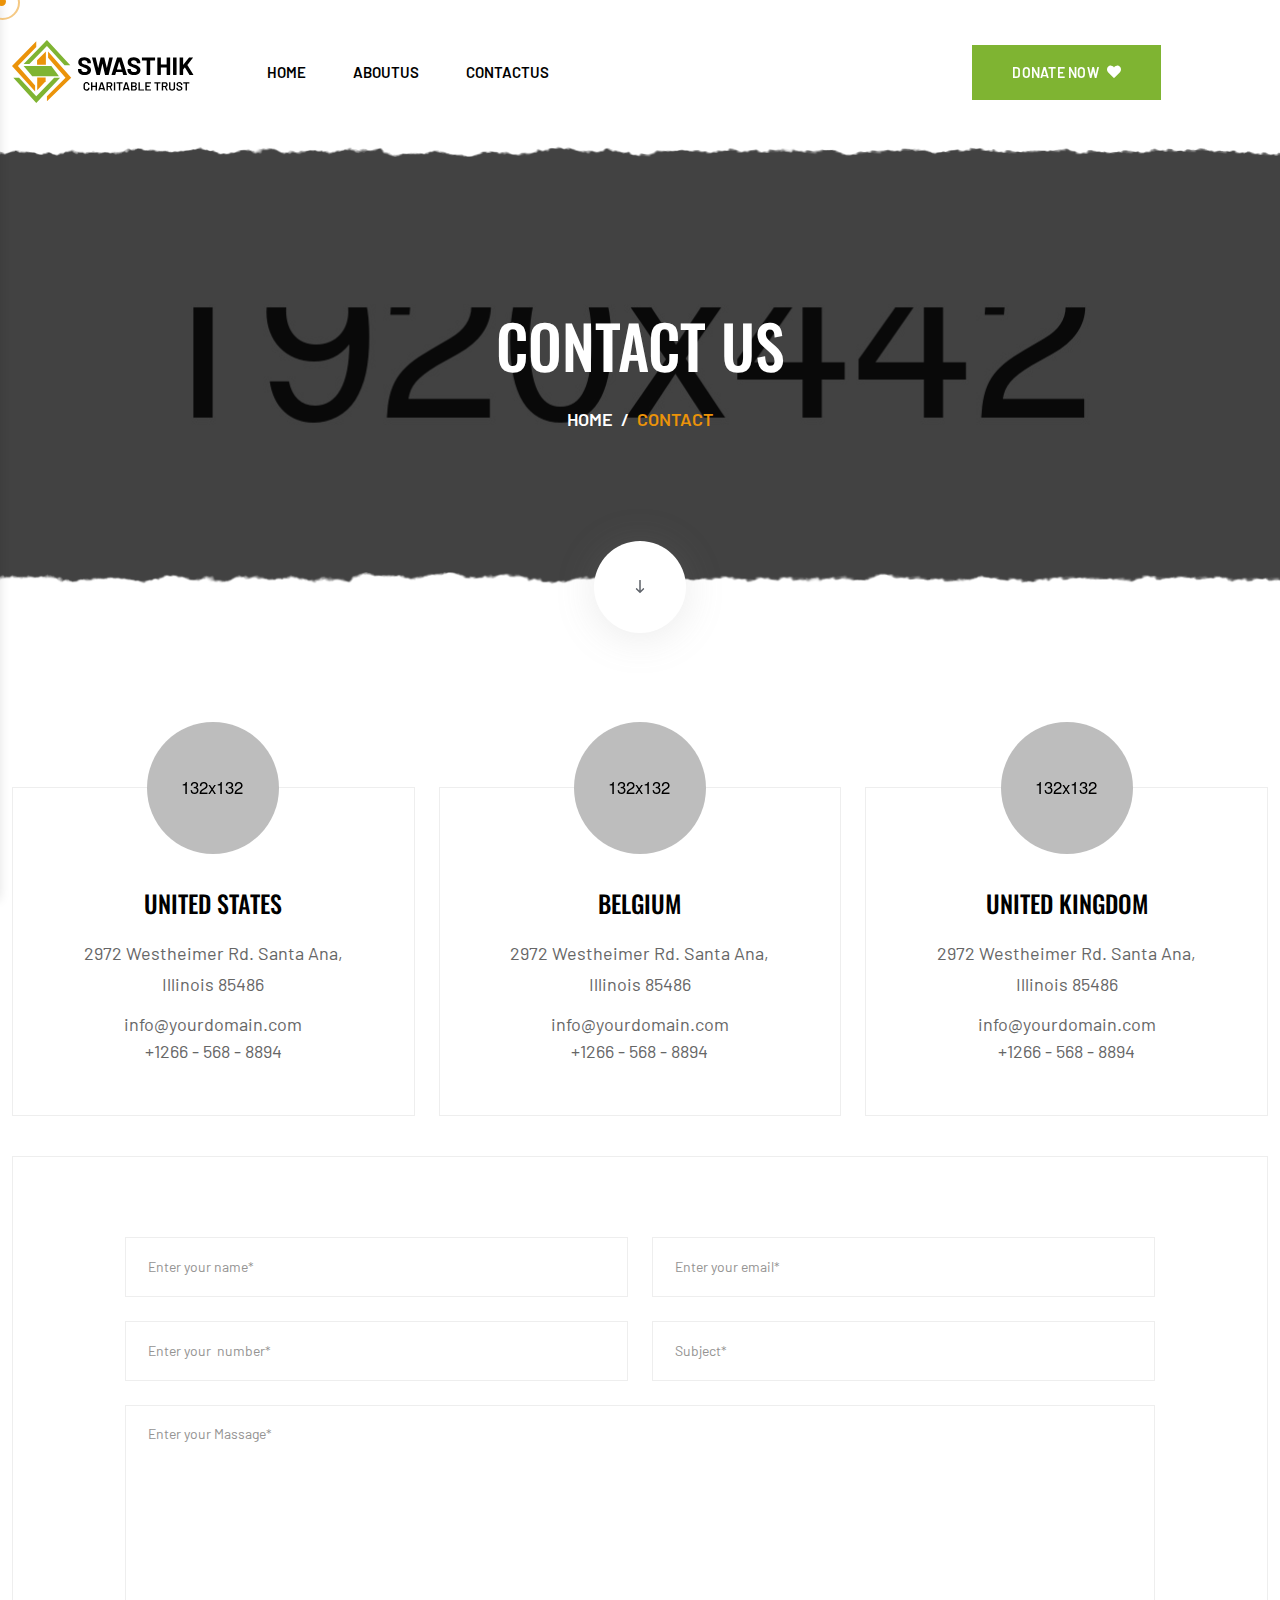
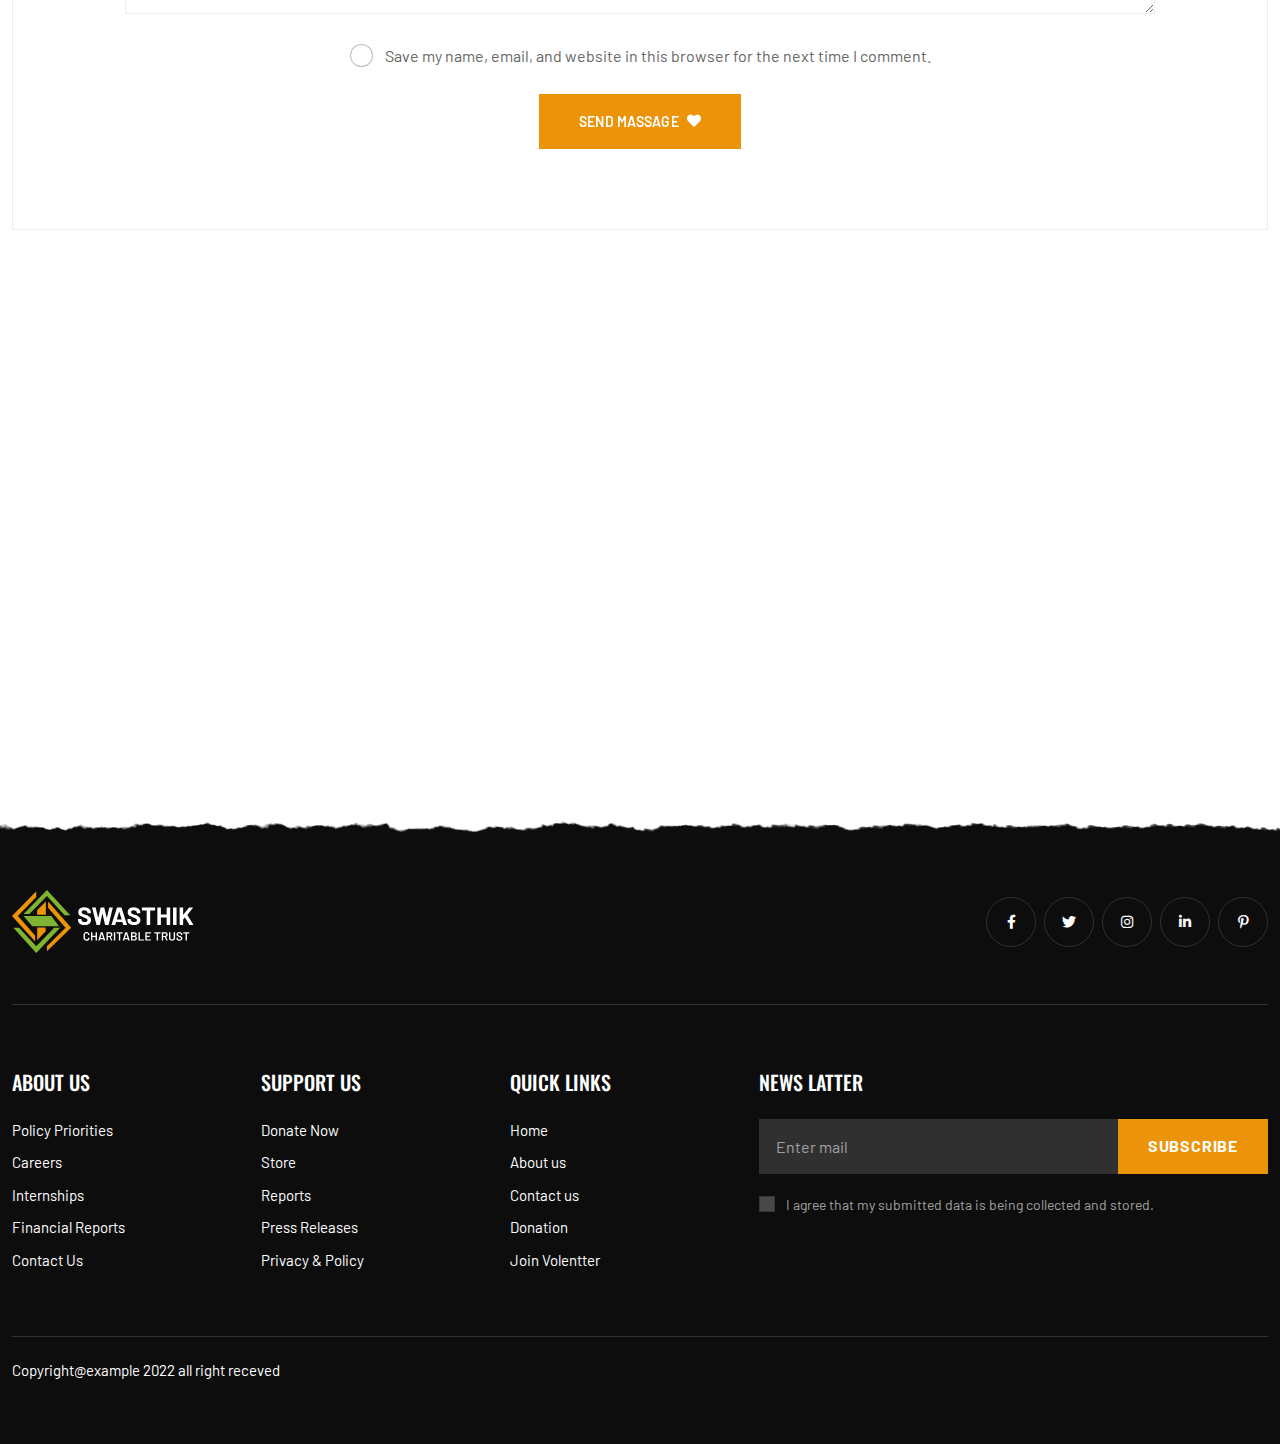
<file: contact.html>
<!DOCTYPE html>
<html lang="en">

<head>
  <meta charset="utf-8">
  <meta name="viewport" content="width=device-width, initial-scale=1.0">
  <meta name="description" content="" />
  <meta name="author" content="" />
  <title>Gainioz - Charity &amp; Donation HTML Template - Contact </title>
  <link rel="icon" href="image/favicon.png" type="image/png">
  <link rel="stylesheet" href="assets/animation/animate.min.css">
  <link rel="stylesheet" href="assets/animation/custom-animation.css">
  <link rel="stylesheet" href="assets/bootstrap/css/bootstrap.min.css">
  <link rel="stylesheet" href="assets/swiper/swiper.min.css">
  <link rel="stylesheet" href="assets/fontawesome/css/all.min.css">
  <link rel="stylesheet" href="assets/nice-select/nice-select.css">
  <link rel="preconnect" href="https://fonts.googleapis.com">
  <link rel="preconnect" href="https://fonts.gstatic.com" crossorigin>
  <link href="https://fonts.googleapis.com/css2?family=Barlow:wght@400;500;600;700&family=Oswald:wght@400;500;600;700&display=swap" rel="stylesheet">
  <link rel="stylesheet" href="css/main.css">
</head>

<body>
  <!-- Preloader --> 
  <div id="preloader">
    <div class="ctn-preloader" id="ctn-preloader">
      <div class="round_spinner">
        <div class="spinner"></div>
        <div class="text">
          <img src="image/LOGO3.svg" alt="Gainioz">
        </div>
      </div>
      <h2 class="head">DO GOOD FOR OTHERS</h2>
      <p></p>
    </div>
  </div>
  <!-- Preloader End -->
  <!-- Main -->
  <main class="main">
    <!-- Header Style One -->
    <!-- header -->
    <header class="header header--styleFour sticky-on">
      <div>
        <div class="container container--custom">
          <div class="row">
            <div class="col-11">
              <div class="header__wrapper">
                <!-- logo start -->
                <div class="header__logo">
                  <a href="index.html" class="header__logo__link">
                    <img src="image/LOGO3.svg" alt="Gainioz" class="header__logo__image">
                  </a>
                </div>
                <!-- logo end -->
                <!-- Main Menu Start -->
                <div class="header__menu">
                  <nav class="mainMenu">
                    <ul>
                      <li><a href="index.html">Home</a></li>
                      <li><a href="about.html">AboutUs</a></li>
                      <li><a href="contact.html">ContactUs</a></li>
                    </ul>
                  </nav>
                </div>
                <!-- Main Menu End -->
                <!-- Header Right Buttons Search Cart -->
                <div class="header__right">
                  <div class="header__button">
                    <a class="btn btn--styleOne btn--secondary it-btn" href="donation-listing.html">
                      <span class="btn__text">donate now</span>
                      <i class="fa-solid fa-heart btn__icon"></i>
                      <span class="it-btn__inner">
                                        <span class="it-btn__blobs">
                                            <span class="it-btn__blob"></span>
                      <span class="it-btn__blob"></span>
                      <span class="it-btn__blob"></span>
                      <span class="it-btn__blob"></span>
                      </span>
                      </span>
                      <svg class="it-btn__animation" xmlns="http://www.w3.org/2000/svg" version="1.1">
                        <defs>
                          <filter>
                            <feGaussianBlur in="SourceGraphic" result="blur" stdDeviation="10">
                            </feGaussianBlur>
                            <feColorMatrix in="blur" mode="matrix" values="1 0 0 0 0 0 1 0 0 0 0 0 1 0 0 0 0 0 21 -7" result="goo">
                            </feColorMatrix>
                            <feBlend in2="goo" in="SourceGraphic" result="mix"></feBlend>
                          </filter>
                        </defs>
                      </svg>
                    </a>
                  </div>
                </div>
                <!-- Header Right Buttons Search Cart -->
              </div>
            </div>
          </div>
        </div>
      </div>
    </header>
    <!-- end header -->
    <!-- Mobile Menu Button Start -->
    <div class="header header--mobile cc-header-menu mean-container position-relative" id="meanmenu">
      <div class="mean-bar headerBurgerMenu">
        <a href="index.html">
          <img class="mean-bar__logo" alt="Techkit" src="image/LOGO3.svg" />
        </a>
        <!-- Header Right Buttons Search Cart -->
        <div class="header__right">
          <div class="header__actions">
            <ul>
              <li>
                <a href="products.html">
                  <svg width="25" height="20" viewBox="0 0 25 20" fill="none" xmlns="http://www.w3.org/2000/svg">
                    <path d="M24.2344 7H20.9258L14.9102 0.382812C14.6523 0.0820312 14.2227 0.0820312 13.9648 0.339844C13.6641 0.597656 13.6641 1.02734 13.9219 1.28516L19.0781 7H5.62891L10.7852 1.28516C11.043 1.02734 11.043 0.597656 10.7422 0.339844C10.4844 0.0820312 10.0547 0.0820312 9.79688 0.382812L3.78125 7H0.515625C0.214844 7 0 7.25781 0 7.51562V7.85938C0 8.16016 0.214844 8.375 0.515625 8.375H1.20312L2.49219 17.6133C2.62109 18.6445 3.48047 19.375 4.51172 19.375H20.1953C21.2266 19.375 22.0859 18.6445 22.2148 17.6133L23.5039 8.375H24.2344C24.4922 8.375 24.75 8.16016 24.75 7.85938V7.51562C24.75 7.25781 24.4922 7 24.2344 7ZM20.8828 17.4414C20.7969 17.7852 20.5391 18 20.1953 18H4.51172C4.16797 18 3.91016 17.7852 3.82422 17.4414L2.57812 8.375H22.1289L20.8828 17.4414ZM13.0625 10.7812C13.0625 10.4375 12.7188 10.0938 12.375 10.0938C11.9883 10.0938 11.6875 10.4375 11.6875 10.7812V15.5938C11.6875 15.9805 11.9883 16.2812 12.375 16.2812C12.7188 16.2812 13.0625 15.9805 13.0625 15.5938V10.7812ZM17.875 10.7812C17.875 10.4375 17.5312 10.0938 17.1875 10.0938C16.8008 10.0938 16.5 10.4375 16.5 10.7812V15.5938C16.5 15.9805 16.8008 16.2812 17.1875 16.2812C17.5312 16.2812 17.875 15.9805 17.875 15.5938V10.7812ZM8.25 10.7812C8.25 10.4375 7.90625 10.0938 7.5625 10.0938C7.17578 10.0938 6.875 10.4375 6.875 10.7812V15.5938C6.875 15.9805 7.17578 16.2812 7.5625 16.2812C7.90625 16.2812 8.25 15.9805 8.25 15.5938V10.7812Z" fill="#7FB432" />
                  </svg>
                </a>
              </li>
              <li>
                <a href="#">
                  <svg width="23" height="23" viewBox="0 0 23 23" fill="none" xmlns="http://www.w3.org/2000/svg">
                    <path d="M21.8281 21.4609L16.2852 15.918C16.1992 15.832 16.0703 15.7891 15.9414 15.7891H15.4688C16.9727 14.1562 17.875 12.0508 17.875 9.6875C17.875 4.78906 13.8359 0.75 8.9375 0.75C3.99609 0.75 0 4.78906 0 9.6875C0 14.6289 3.99609 18.625 8.9375 18.625C11.2578 18.625 13.4062 17.7227 14.9961 16.2617V16.6914C14.9961 16.8633 15.0391 16.9922 15.125 17.0781L20.668 22.6211C20.8828 22.8359 21.1836 22.8359 21.3984 22.6211L21.8281 22.1914C22.043 21.9766 22.043 21.6758 21.8281 21.4609ZM8.9375 17.25C4.72656 17.25 1.375 13.8984 1.375 9.6875C1.375 5.51953 4.72656 2.125 8.9375 2.125C13.1055 2.125 16.5 5.51953 16.5 9.6875C16.5 13.8984 13.1055 17.25 8.9375 17.25Z" fill="#7FB432" />
                  </svg>
                </a>
              </li>
              <li>
                <button class="headerBurgerMenu__button sidebarBtn" onclick="this.classList.toggle('opened');this.setAttribute('aria-expanded', this.classList.contains('opened'))" aria-label="Main Menu">
                  <svg width="50" height="50" viewBox="0 0 100 100">
                    <path class="line line1" d="M 20,29.000046 H 80.000231 C 80.000231,29.000046 94.498839,28.817352 94.532987,66.711331 94.543142,77.980673 90.966081,81.670246 85.259173,81.668997 79.552261,81.667751 75.000211,74.999942 75.000211,74.999942 L 25.000021,25.000058" />
                    <path class="line line2" d="M 20,50 H 80" />
                    <path class="line line3" d="M 20,70.999954 H 80.000231 C 80.000231,70.999954 94.498839,71.182648 94.532987,33.288669 94.543142,22.019327 90.966081,18.329754 85.259173,18.331003 79.552261,18.332249 75.000211,25.000058 75.000211,25.000058 L 25.000021,74.999942" />
                  </svg>
                </button>
              </li>
            </ul>
          </div>
        </div>
        <!-- Header Right Buttons Search Cart -->
      </div>
    </div>
    <!-- Mobile Menu Button End -->
    <!-- Mobile Menu Navbar -->
    <div class="cc cc--slideNav">
      <div class="cc__logo mb-40">
        <a href="index.html">
          <img class="mean-bar__logo" alt="Techkit" src="image/LOGO3.svg" />
        </a>
      </div>
      <div class="offscreen-navigation mb-40">
        <nav class="menu-main-primary-container">
          <ul class="menu">
            <li class="list menu-item-parent menu-item-has-children">
              <a class="animation" href="index.html">Home</a>
              <ul class="main-menu__dropdown sub-menu">
                <li><a href="index.html">Home One</a></li>
                <li>
                  <a href="index-2.html">Home Two</a>
                </li>
                <li><a href="index-3.html">Home Three</a></li>
                <li>
                  <a href="index-4.html">Home Four</a>
                </li>
                <!-- <li class="list menu-item-has-children">
                            <a href="vertical-slider.html">Home Dummy</a>
                            <ul class="main-menu__dropdown sub-menu">
                                <li><a href="single-post1.html">Home Demo 1</a></li>
                                <li><a href="single-post2.html">Home Demo 2</a></li>
                                <li><a href="single-post3.html">Home Demo 3</a></li>
                            </ul>
                        </li> -->
              </ul>
            </li>
            <li class="list menu-item-parent">
              <a class="animation" href="about.html">About</a>
            </li>
            <li class="list menu-item-parent">
              <a class="animation" href="donation-listing.html">Donations</a>
            </li>
            <li class="list menu-item-parent">
              <a class="animation" href="blog.html">Blog</a>
            </li>
            <li class="list menu-item-parent menu-item-has-children">
              <a class="animation" href="index.html">Pages</a>
              <ul class="main-menu__dropdown sub-menu">
                <li><a href="events.html">Events</a></li>
                <li>
                  <a href="faq.html">Faq</a>
                </li>
                <li><a href="products.html">Shop</a></li>
                <li>
                  <a href="service.html">Service</a>
                </li>
                <li>
                  <a href="volunteers.html">Volunteers</a>
                </li>
              </ul>
            </li>
            <li class="list menu-item-parent">
              <a class="animation" href="contact.html">Contacts</a>
            </li>
          </ul>
        </nav>
      </div>
      <div class="itSocial itSocial--sidebar mb-40">
        <ul>
          <li>
            <a class="facebook" href="https://codercredit.com/" rel="nofollow">
              <i class="fab fa-facebook-f"></i>
            </a>
          </li>
          <li>
            <a class="twitter" href="https://codercredit.com/" rel="nofollow">
              <i class="fab fa-twitter"></i>
            </a>
          </li>
          <li>
            <a class="instagram" href="https://codercredit.com/" rel="nofollow">
              <i class="fab fa-instagram"></i>
            </a>
          </li>
          <li>
            <a class="linkedin" href="https://codercredit.com/" rel="nofollow">
              <i class="fab fa-linkedin-in"></i>
            </a>
          </li>
        </ul>
      </div>
      <div class="cc__button">
        <div class="header__button">
          <a class="btn btn--styleOne btn--secondary it-btn" href="donation-listing.html">
            <span class="btn__text">Contact Us</span>
            <i class="fa-solid fa-heart btn__icon"></i>
            <span class="it-btn__inner">
                    <span class="it-btn__blobs">
                        <span class="it-btn__blob"></span>
            <span class="it-btn__blob"></span>
            <span class="it-btn__blob"></span>
            <span class="it-btn__blob"></span>
            </span>
            </span>
            <svg class="it-btn__animation" xmlns="http://www.w3.org/2000/svg" version="1.1">
              <defs>
                <filter id="goo">
                  <feGaussianBlur in="SourceGraphic" result="blur" stdDeviation="10">
                  </feGaussianBlur>
                  <feColorMatrix in="blur" mode="matrix" values="1 0 0 0 0 0 1 0 0 0 0 0 1 0 0 0 0 0 21 -7" result="goo">
                  </feColorMatrix>
                  <feBlend in2="goo" in="SourceGraphic" result="mix"></feBlend>
                </filter>
              </defs>
            </svg>
          </a>
        </div>
      </div>
    </div>
    <!-- Mobile Menu Navbar End -->
    <!-- Header Style One End -->
    <!-- Page Breadcumb -->
    <section class="pageBreadcumb pageBreadcumb--style1 position-relative" data-bg-image="image/bg/pageBreadcumbBg1.jpg">
      <div class="pageBreadcumbTopDown">
        <a class="btn btn--styleOne btn--icon btn--icon2 it-btn" href="donation-listing.html">
          <svg class="btn__icon" width="10" height="14" viewBox="0 0 10 14" fill="none" xmlns="http://www.w3.org/2000/svg">
            <path d="M0.869141 8.70508L1.45508 8.11914C1.60156 8.00195 1.80664 8.00195 1.95312 8.14844L4.23828 10.4922V0.414062C4.23828 0.208984 4.38477 0.0625 4.58984 0.0625H5.41016C5.58594 0.0625 5.76172 0.208984 5.76172 0.414062V10.4922L8.01758 8.14844C8.16406 8.00195 8.36914 8.00195 8.51562 8.11914L9.10156 8.70508C9.21875 8.85156 9.21875 9.05664 9.10156 9.20312L5.23438 13.0703C5.08789 13.1875 4.88281 13.1875 4.73633 13.0703L0.869141 9.20312C0.751953 9.05664 0.751953 8.85156 0.869141 8.70508Z" fill="#60646B" />
          </svg>
          <span class="it-btn__inner">
          <span class="it-btn__blobs">
            <span class="it-btn__blob"></span>
          <span class="it-btn__blob"></span>
          <span class="it-btn__blob"></span>
          <span class="it-btn__blob"></span>
          </span>
          </span>
          <svg class="it-btn__animation" xmlns="http://www.w3.org/2000/svg" version="1.1">
            <defs>
              <filter>
                <feGaussianBlur in="SourceGraphic" result="blur" stdDeviation="10"></feGaussianBlur>
                <feColorMatrix in="blur" mode="matrix" values="1 0 0 0 0 0 1 0 0 0 0 0 1 0 0 0 0 0 21 -7" result="goo">
                </feColorMatrix>
                <feBlend in2="goo" in="SourceGraphic" result="mix"></feBlend>
              </filter>
            </defs>
          </svg>
        </a>
      </div>
      <div class="sectionShape sectionShape--top">
        <img src="image/shapes/pagebreadcumbShapeTop.svg" alt="Gainioz">
      </div>
      <div class="sectionShape sectionShape--bottom">
        <img src="image/shapes/pagebreadcumbShapeBottom.svg" alt="Gainioz">
      </div>
      <div class="container">
        <div class="row">
          <div class="col-12">
            <div class="pageTitle text-center">
              <h2 class="pageTitle__heading text-white text-uppercase mb-25">Contact us</h2>
              <nav aria-label="breadcrumb">
                <ol class="breadcrumb">
                  <li class="breadcrumb-item"><a href="index.html">Home</a></li>
                  <li class="breadcrumb-item active" aria-current="page">Contact</li>
                </ol>
              </nav>
            </div>
          </div>
        </div>
      </div>
    </section>
    <!-- Page Breadcumb End -->
    <!-- Contact -->
    <div class="contact contact--layout1">
      <div class="container">
        <div class="row">
          <div class="col-lg-4 col-md-6 mb-40">
            <div class="contactBlock text-center">
              <figure class="contactBlock__figure">
                <img class="contactBlock__figure__thumb" src="image/update/flag1.png" alt="Gainioz Contact">
              </figure>
              <div class="contactBlock__content">
                <h2 class="contactBlock__heading text-uppercase">united states</h2>
                <p class="contactBlock__text">2972 Westheimer Rd. Santa Ana, Illinois 85486</p>
                <a class="contactBlock__email connect" href="#">info@yourdomain.com</a>
                <a class="contactBlock__phone connect" href="#">+1266 - 568 - 8894</a>
              </div>
            </div>
          </div>
          <div class="col-lg-4 col-md-6 mb-40">
            <div class="contactBlock text-center">
              <figure class="contactBlock__figure">
                <img class="contactBlock__figure__thumb" src="image/update/flag2.png" alt="Gainioz Contact">
              </figure>
              <div class="contactBlock__content">
                <h2 class="contactBlock__heading text-uppercase">Belgium</h2>
                <p class="contactBlock__text">2972 Westheimer Rd. Santa Ana, Illinois 85486</p>
                <a class="contactBlock__email connect" href="#">info@yourdomain.com</a>
                <a class="contactBlock__phone connect" href="#">+1266 - 568 - 8894</a>
              </div>
            </div>
          </div>
          <div class="col-lg-4 col-md-6 mb-40">
            <div class="contactBlock text-center">
              <figure class="contactBlock__figure">
                <img class="contactBlock__figure__thumb" src="image/update/flag3.png" alt="Gainioz Contact">
              </figure>
              <div class="contactBlock__content">
                <h2 class="contactBlock__heading text-uppercase">United Kingdom</h2>
                <p class="contactBlock__text">2972 Westheimer Rd. Santa Ana, Illinois 85486</p>
                <a class="contactBlock__email connect" href="#">info@yourdomain.com</a>
                <a class="contactBlock__phone connect" href="#">+1266 - 568 - 8894</a>
              </div>
            </div>
          </div>
        </div>
        <form id="contact-form" action="#" class="it-contact-form commentsPost commentsPost--style2 pt-45 pb-25">
          <div class="row g-4">
            <div class="col-md-6">
              <div class="commentsPost__input">
                <input name="name" type="text" placeholder="Enter your name*">
              </div>
            </div>
            <div class="col-md-6">
              <div class="commentsPost__input">
                <input name="email" type="text" placeholder="Enter your email*">
              </div>
            </div>
            <div class="col-md-6">
              <div class="commentsPost__input">
                <input name="phone" type="text" placeholder="Enter your  number*">
              </div>
            </div>
            <div class="col-md-6">
              <div class="commentsPost__input">
                <input name="subject" type="text" placeholder="Subject*">
              </div>
            </div>
            <div class="col-12">
              <div class="commentsPost__input">
                <textarea name="message" placeholder="Enter your Massage*"></textarea>
              </div>
            </div>
            <div class="col-12">
              <div class="commentsPost__check">
                <div class="form-group form-check">
                  <input type="checkbox" class="form-check-input" id="exampleCheck1">
                  <label class="form-check-label" for="exampleCheck1">Save my name, email, and website in this
                    browser for the next time I comment.</label>
                </div>
              </div>
            </div>
            <div class="col-12">
              <div class="commentsPost__button text-center">
                <button type="submit" class="btn btn--styleOne btn--primary it-btn">
                  <span class="btn__text">Send massage</span>
                  <i class="fa-solid fa-heart btn__icon"></i>
                  <span class="it-btn__inner">
                  <span class="it-btn__blobs">
                    <span class="it-btn__blob"></span>
                  <span class="it-btn__blob"></span>
                  <span class="it-btn__blob"></span>
                  <span class="it-btn__blob"></span>
                  </span>
                  </span>
                  <svg class="it-btn__animation" xmlns="http://www.w3.org/2000/svg" version="1.1">
                    <defs>
                      <filter>
                        <feGaussianBlur in="SourceGraphic" result="blur" stdDeviation="10"></feGaussianBlur>
                        <feColorMatrix in="blur" mode="matrix" values="1 0 0 0 0 0 1 0 0 0 0 0 1 0 0 0 0 0 21 -7" result="goo">
                        </feColorMatrix>
                        <feBlend in2="goo" in="SourceGraphic" result="mix"></feBlend>
                      </filter>
                    </defs>
                  </svg>
                </button>
              </div>
            </div>
          </div>
          <div class="form-response"></div>
        </form>
      </div>
    </div>
    <!-- Contact End -->
    <div id="myMap">
      <iframe src="https://www.google.com/maps/embed?pb=!1m14!1m12!1m3!1d14599.594381298903!2d90.42194549999999!3d23.822204699999997!2m3!1f0!2f0!3f0!3m2!1i1024!2i768!4f13.1!5e0!3m2!1sen!2sbd!4v1644251033908!5m2!1sen!2sbd" width="600" height="450" style="border:0;" allowfullscreen="" loading="lazy"></iframe>
    </div>
  </main>
  <!-- Main End -->
  <!-- footer -->
  <footer class="footer footer--bg footer--styleOne pt-70 pb-40">
    <img src="image/shapes/footerShape2.png" alt="Gainioz Shape" class="footer__shape">
    <div class="container">
      <div class="row align-items-center">
        <div class="col">
          <div class="footer__logo">
            <img src="image/LOGOwhite.svg" alt="Gainioz Logo" class="footer__logo__image">
          </div>
        </div>
        <div class="col">
          <div class="footer__social itSocial">
            <ul>
              <li>
                <a class="facebook" href="https://codercredit.com/" rel="nofollow">
                  <i class="fab fa-facebook-f"></i>
                </a>
              </li>
              <li>
                <a class="twitter" href="https://codercredit.com/" rel="nofollow">
                  <i class="fab fa-twitter"></i>
                </a>
              </li>
              <li>
                <a class="instagram" href="https://codercredit.com/" rel="nofollow">
                  <i class="fab fa-instagram"></i>
                </a>
              </li>
              <li>
                <a class="linkedin" href="https://codercredit.com/" rel="nofollow">
                  <i class="fab fa-linkedin-in"></i>
                </a>
              </li>
              <li>
                <a class="pinterest" href="https://codercredit.com/" rel="nofollow">
                  <i class="fab fa-pinterest-p"></i>
                </a>
              </li>
            </ul>
          </div>
        </div>
        <div class="col-12">
          <hr class="footer__line" />
        </div>
      </div>
      <div class="row">
        <div class="footer__middle pt-65 pb-35">
          <div class="row justify-content-between">
            <div class="col-lg-2 col-md-4 mb-30">
              <div class="footer__widget">
                <div class="footer__title">
                  <h2 class="footer__heading text-uppercase text-white">About us</h2>
                </div>
                <div class="footer__menu">
                  <ul>
                    <li><a href="index.html">Policy Priorities</a></li>
                    <li><a href="index.html">Careers</a></li>
                    <li><a href="index.html">Internships</a></li>
                    <li><a href="index.html">Financial Reports</a></li>
                    <li><a href="index.html">Contact Us</a></li>
                  </ul>
                </div>
              </div>
            </div>
            <div class="col-lg-2 col-md-4 mb-30">
              <div class="footer__widget">
                <div class="footer__title">
                  <h2 class="footer__heading text-uppercase text-white">Support us</h2>
                </div>
                <div class="footer__menu">
                  <ul>
                    <li><a href="donation-listing.html">Donate Now</a></li>
                    <li><a href="products.html">Store</a></li>
                    <li><a href="index.html">Reports</a></li>
                    <li><a href="index.html">Press Releases</a></li>
                    <li><a href="index.html">Privacy & Policy</a></li>
                  </ul>
                </div>
              </div>
            </div>
            <div class="col-lg-2 col-md-4 mb-30">
              <div class="footer__widget">
                <div class="footer__title">
                  <h2 class="footer__heading text-uppercase text-white">Quick LInks</h2>
                </div>
                <div class="footer__menu">
                  <ul>
                    <li><a href="index.html">Home</a></li>
                    <li><a href="about.html">About us</a></li>
                    <li><a href="contact.html">Contact us</a></li>
                    <li><a href="donation-listing.html">Donation</a></li>
                    <li><a href="stories.html">Join Volentter</a></li>
                  </ul>
                </div>
              </div>
            </div>
            <div class="col-lg-5 mb-30">
              <form action="#" method="post" class="footer__newsletter">
                <div class="footer__title">
                  <h2 class="footer__heading text-uppercase text-white">News Latter</h2>
                </div>
                <div class="footer__newsletter__formGroup mb-20">
                  <input type="text" class="footer__newsletter__input" placeholder="Enter mail">
                  <input class="footer__newsletter__button" type="button" value="Subscribe">
                </div>
                <div class="footer__newsletter__formGroup">
                  <input id="agree" type="checkbox" class="footer__newsletter__check form-check-input">
                  <label class="footer__newsletter__label" for="agree">I agree that my submitted data is
                    being
                    collected and stored.</label>
                </div>
              </form>
            </div>
          </div>
        </div>
      </div>
      <div class="row">
        <div class="footer__bottom">
          <div class="row">
            <div class="col-12">
              <hr class="footer__line">
            </div>
            <div class="col mb-20">
              <div class="footer__copyright pt-20">
                <p class="footer__copyright__text mb-0">Copyright@example 2022 all right receved</p>
              </div>
            </div>
          </div>
        </div>
      </div>
    </div>
  </footer>
  <!-- CURSOR -->
  <div class="mouseCursor cursor-outer"></div>
  <div class="mouseCursor cursor-inner"></div>
  <!-- /CURSOR -->
  <div class="progress-wrap">
    <svg class="progress-circle svg-content" width="100%" height="100%" viewBox="-1 -1 102 102">
      <path d="M50,1 a49,49 0 0,1 0,98 a49,49 0 0,1 0,-98" />
    </svg>
  </div>
  <!-- Template Search -->
  <div id="template-search" class="template-search">
    <button type="button" class="close">
      <i class="fa-solid fa-xmark"></i>
    </button>
    <form class="search-form">
      <input type="search" value="" placeholder="Type your search" />
      <button type="submit" class="search-btn">
        <i class="fas fa-search"></i>
      </button>
    </form>
  </div>
  <!-- Template Search End -->
  <script src="assets/jquery/jquery.min.js"></script>
  <script src="assets/bootstrap/js/bootstrap.bundle.js"></script>
  <script src="assets/swiper/swiper.min.js"></script>
  <script src="assets/nice-select/jquery.nice-select.min.js"></script>
  <script src="assets/validator.min.js"></script>
  <script src="assets/animation/wow.min.js"></script>
  <script src="js/app.js"></script>
</body>

</html>
</file>
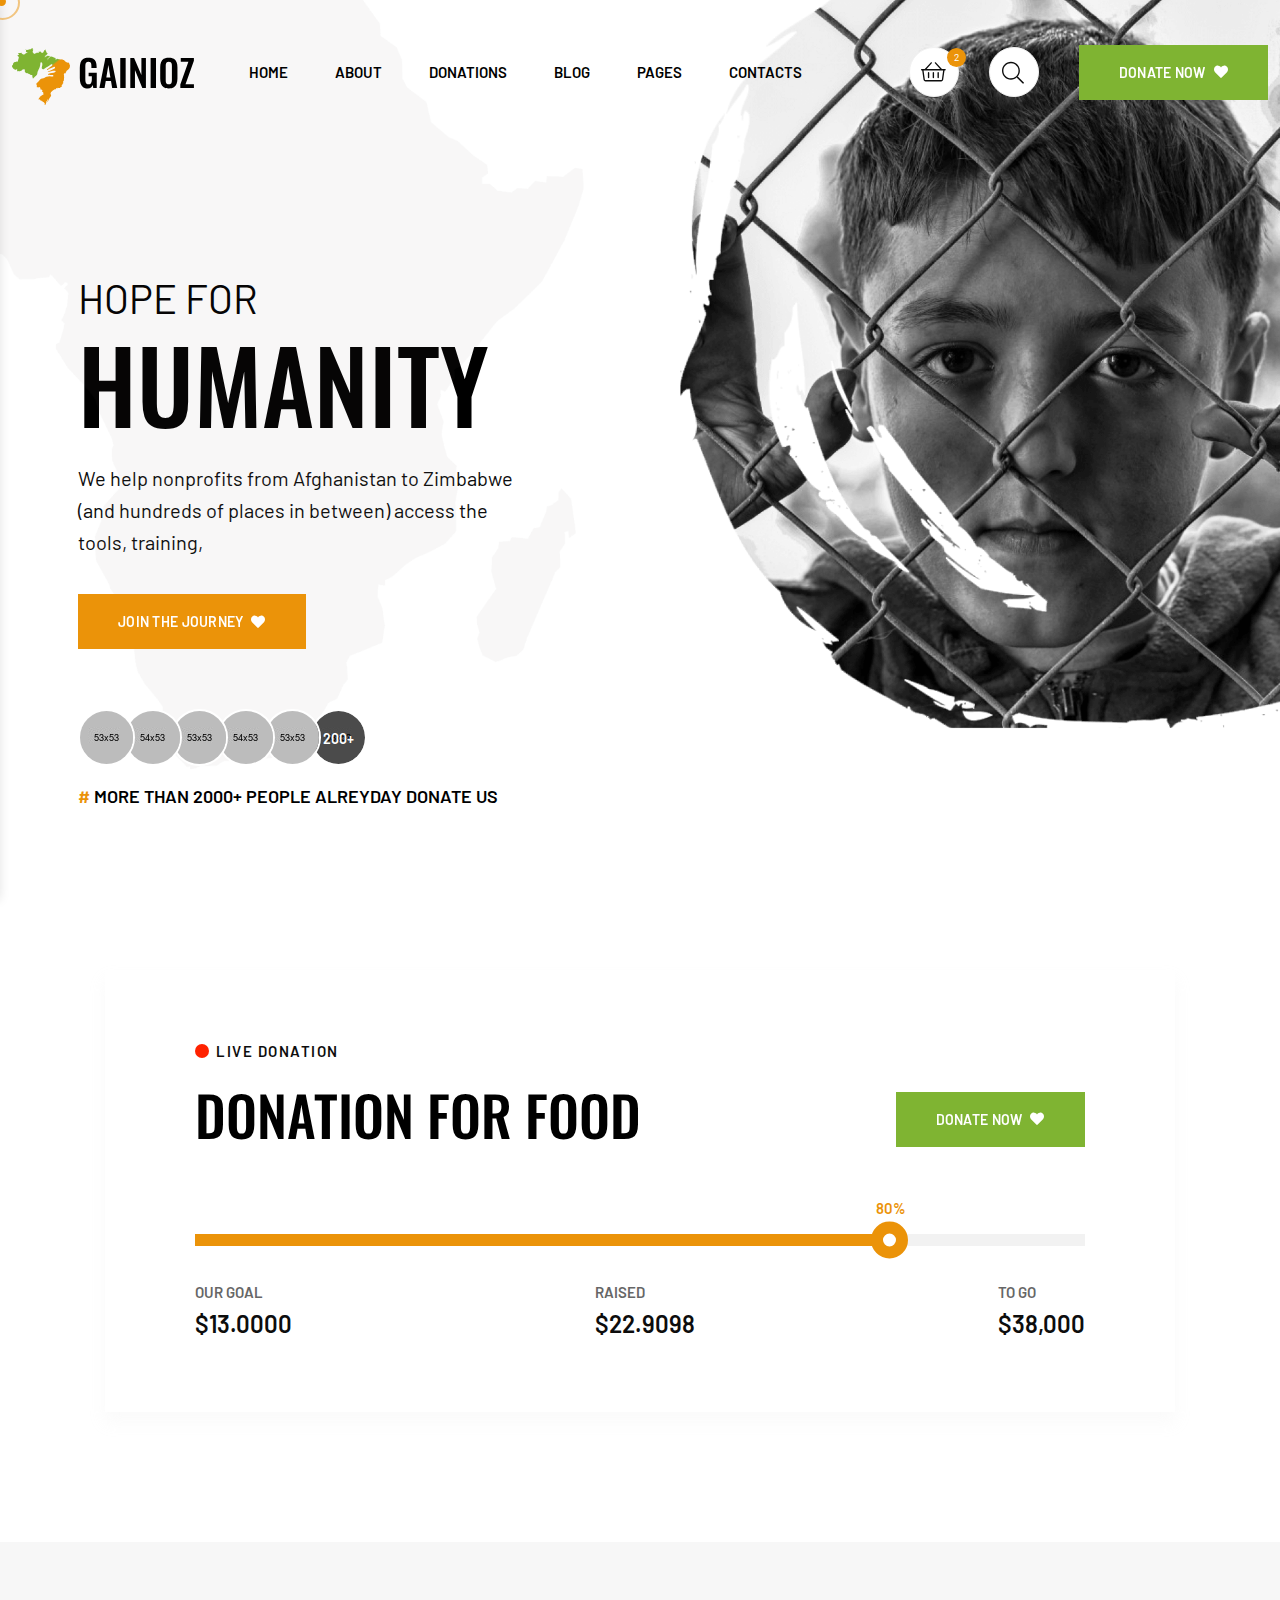
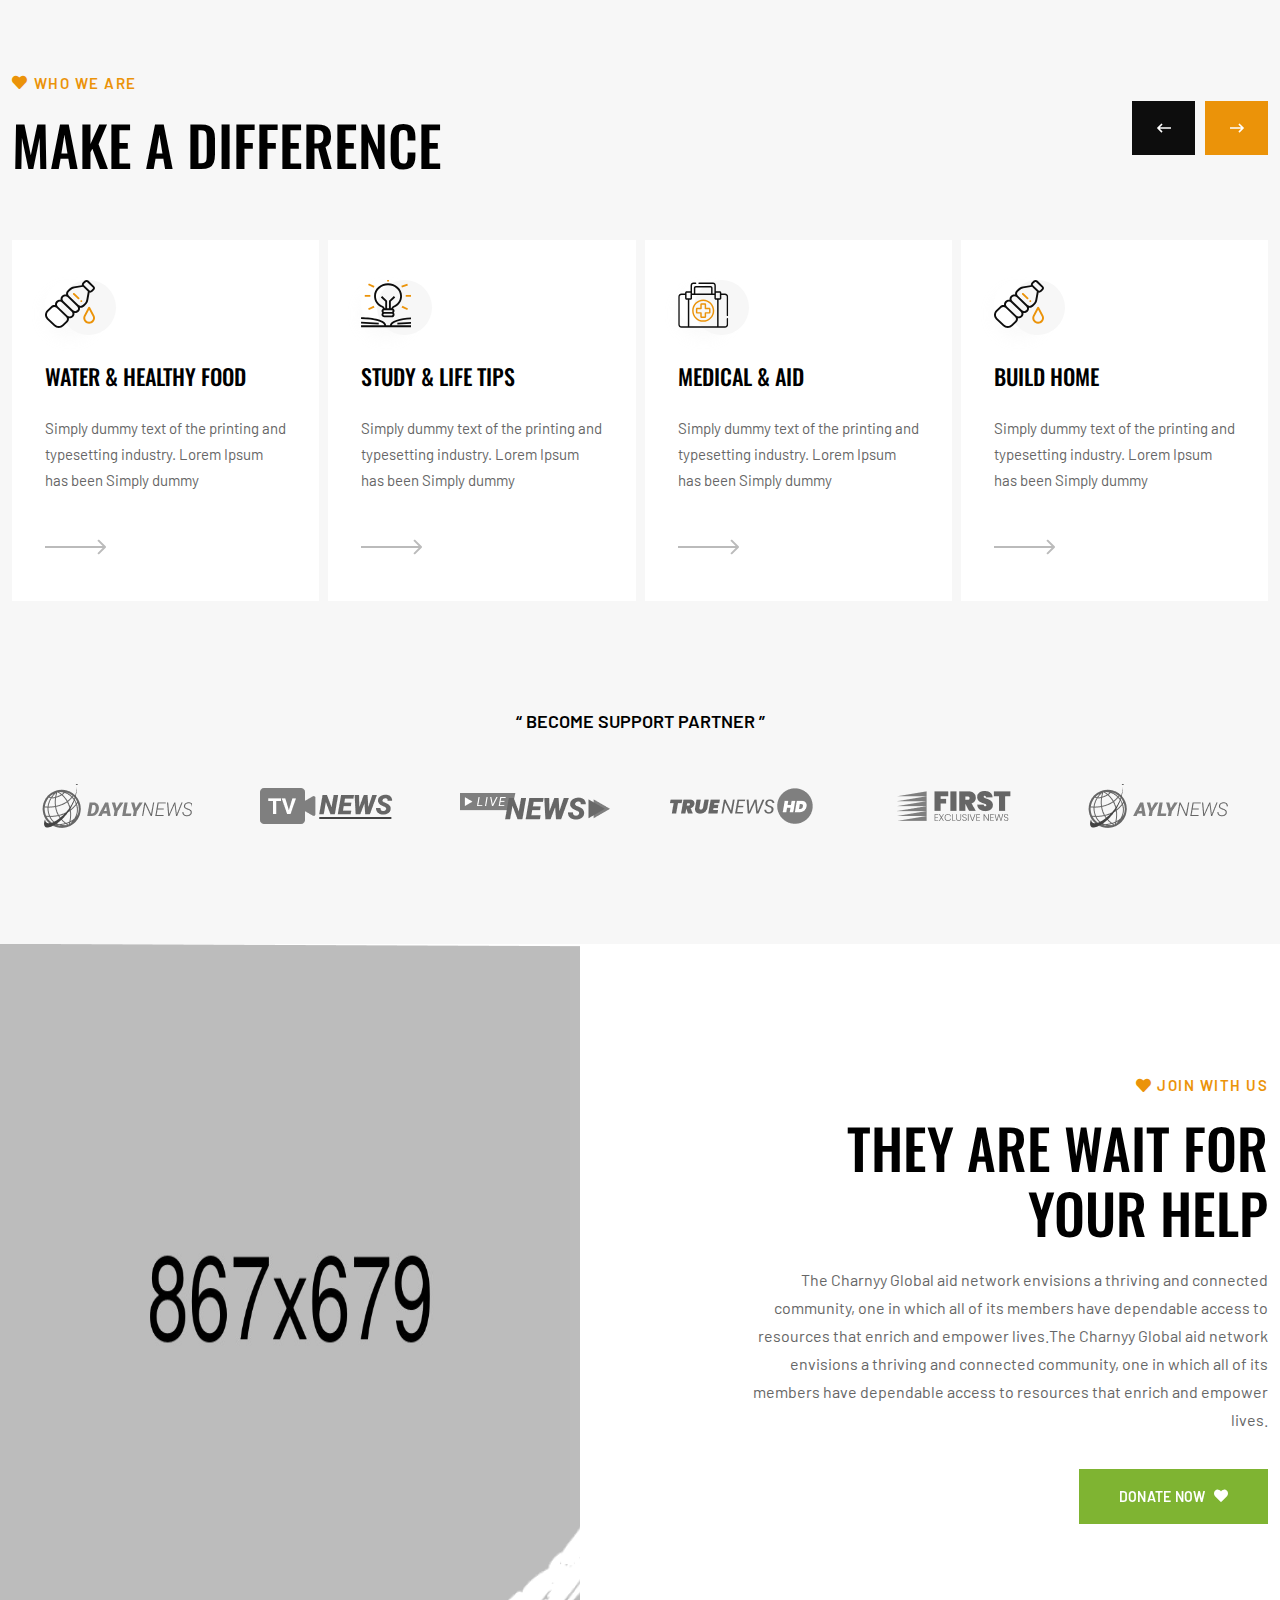
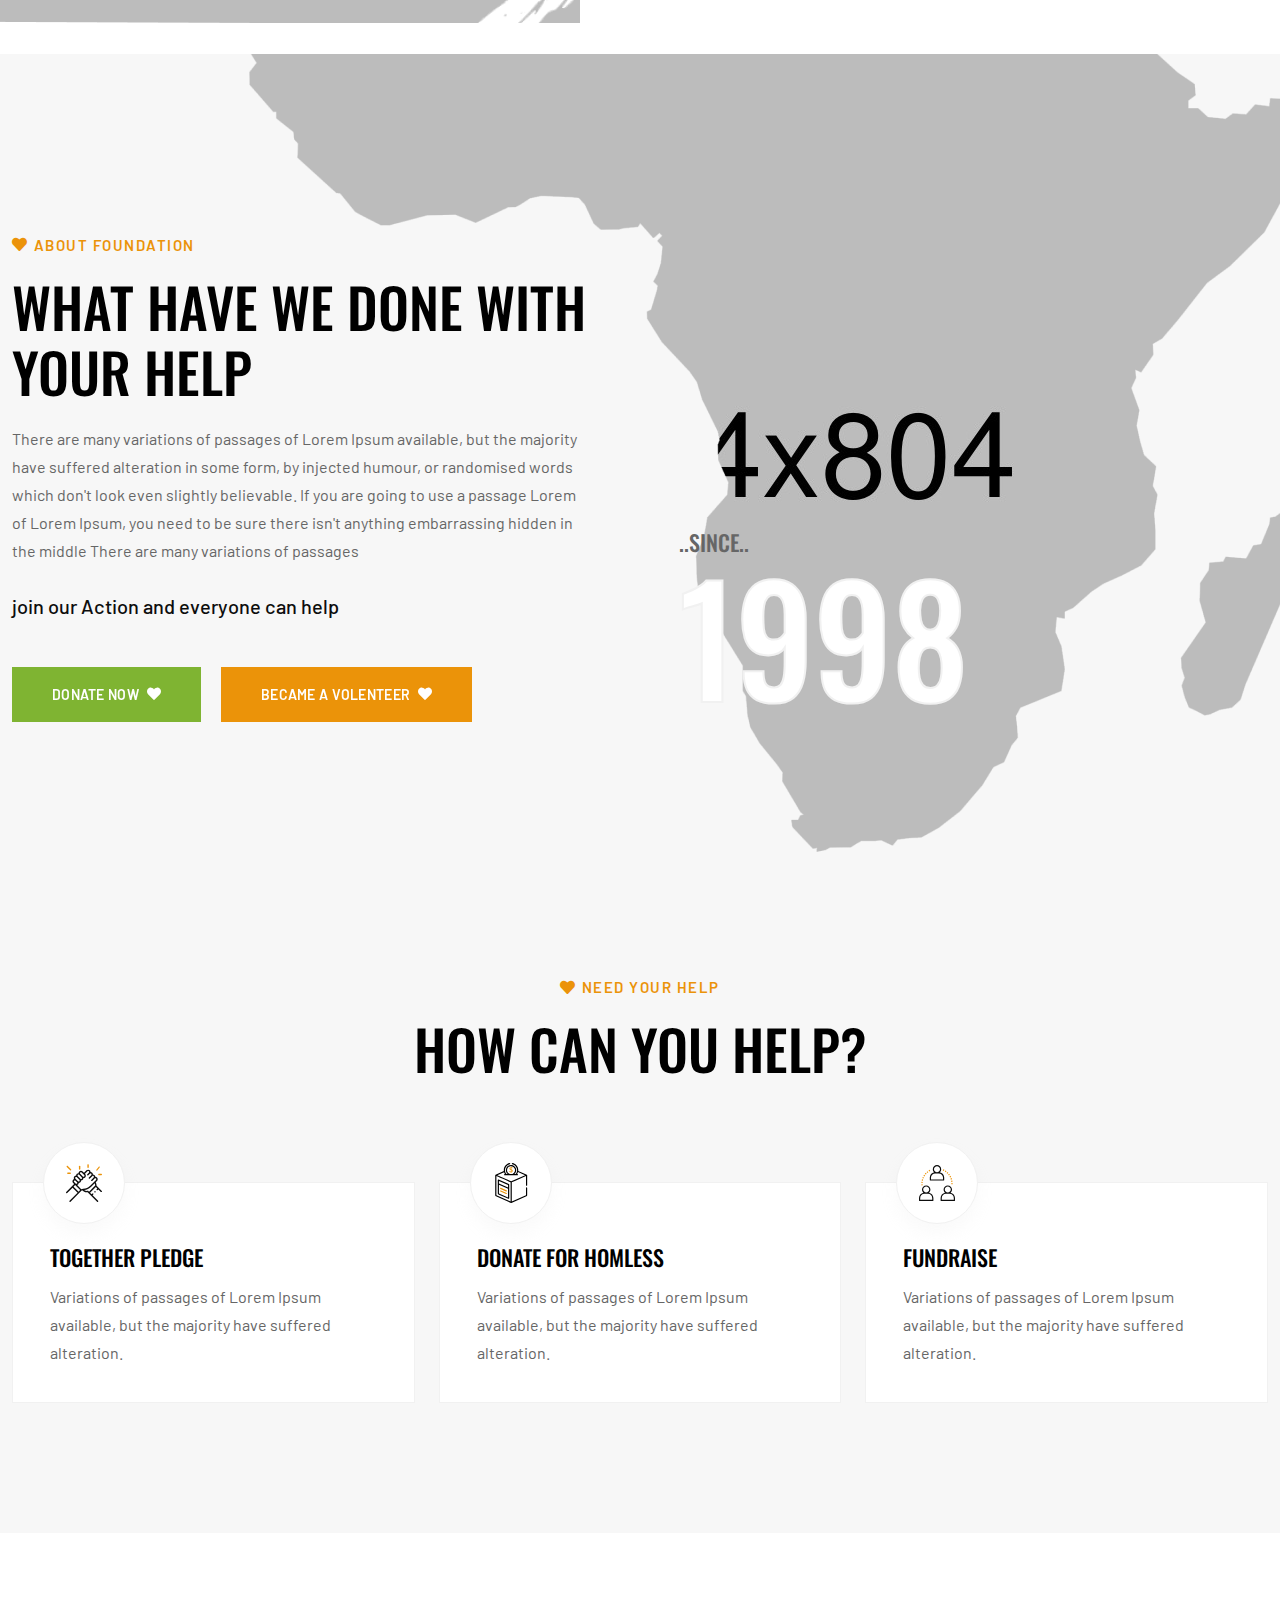
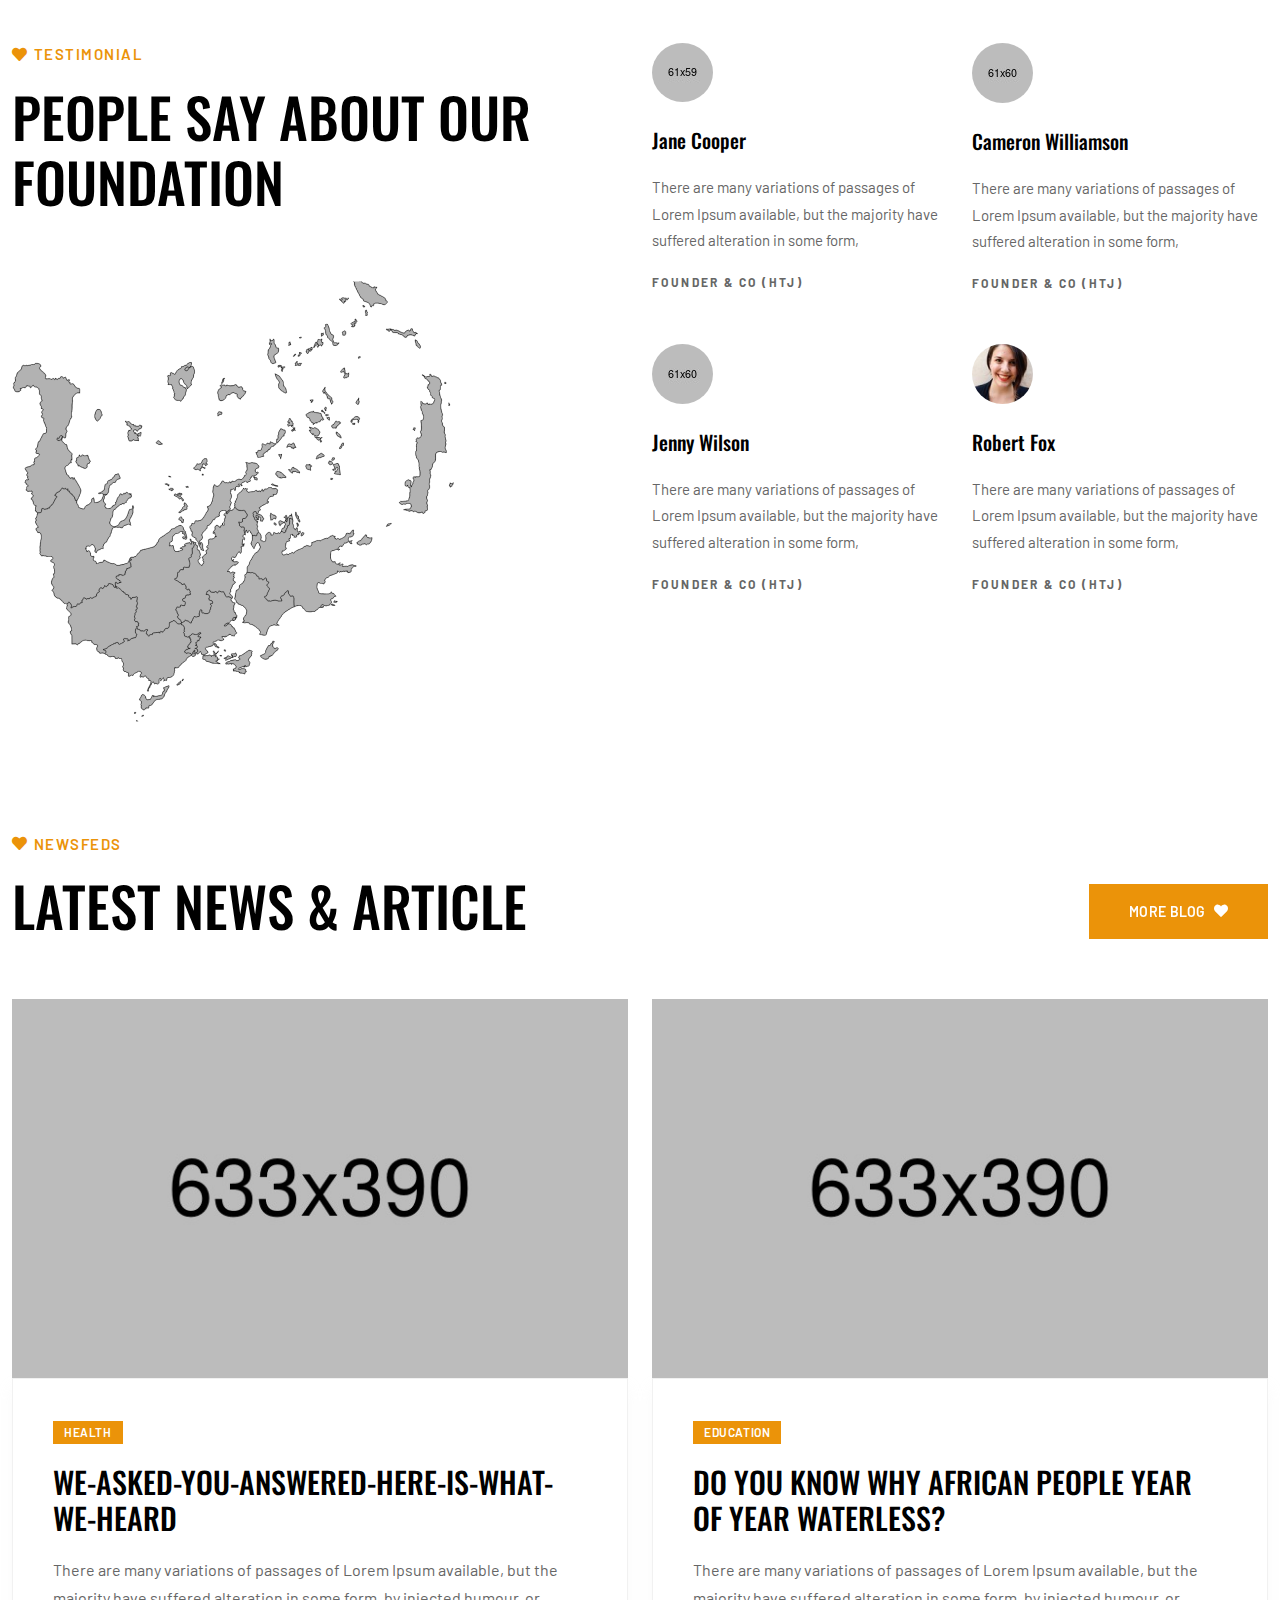
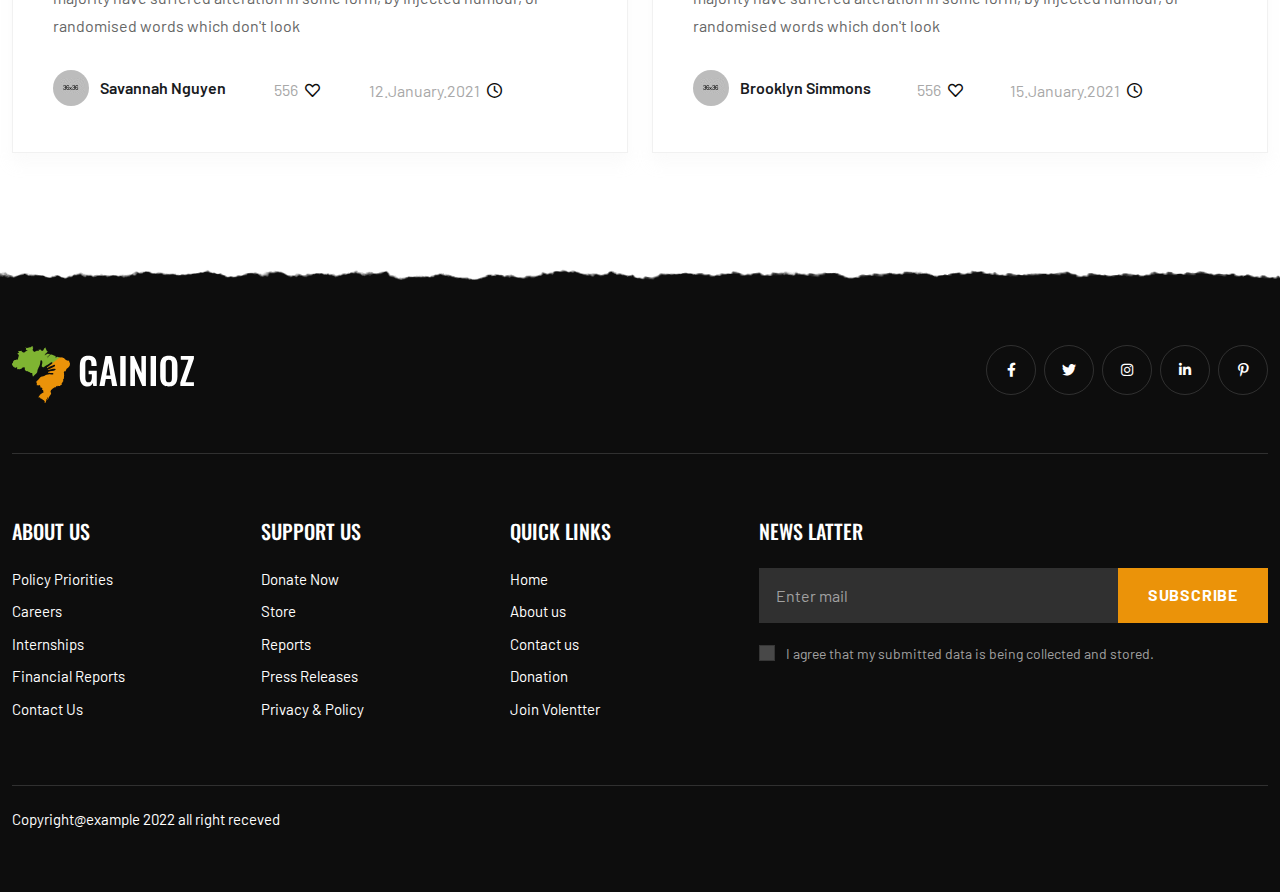
<file: index-3.html>
<!DOCTYPE html>
<html lang="en">

<head>
  <meta charset="utf-8">
  <meta name="viewport" content="width=device-width, initial-scale=1.0">
  <meta name="description" content="" />
  <meta name="author" content="" />
  <title>Gainioz - Charity &amp; Donation HTML Template - Home 03 </title>
  <link rel="icon" href="image/favicon.png" type="image/png">
  <link rel="stylesheet" href="assets/animation/animate.min.css">
  <link rel="stylesheet" href="assets/animation/custom-animation.css">
  <link rel="stylesheet" href="assets/bootstrap/css/bootstrap.min.css">
  <link rel="stylesheet" href="assets/swiper/swiper.min.css">
  <link rel="stylesheet" href="assets/fontawesome/css/all.min.css">
  <link rel="stylesheet" href="assets/nice-select/nice-select.css">
  <link rel="preconnect" href="https://fonts.googleapis.com">
  <link rel="preconnect" href="https://fonts.gstatic.com" crossorigin>
  <link href="https://fonts.googleapis.com/css2?family=Barlow:wght@400;500;600;700&family=Oswald:wght@400;500;600;700&display=swap" rel="stylesheet">
  <link rel="stylesheet" href="css/main.css">
</head>

<body>
  <!-- Preloader -->
  <div id="preloader">
    <div class="ctn-preloader" id="ctn-preloader">
      <div class="round_spinner">
        <div class="spinner"></div>
        <div class="text">
          <img src="image/logos/logo_1.svg" alt="Gainioz">
        </div>
      </div>
      <h2 class="head">DO GOOD FOR OTHERS</h2>
      <p></p>
    </div>
  </div>
  <!-- Preloader End -->
  <!-- Main -->
  <main class="main">
    <!-- Header Style One -->
    <!-- header -->
    <header class="header header--styleThree sticky-on">
      <div id="sticky-placeholder"></div>
      <div class="container container--custom">
        <div class="row">
          <div class="col-12">
            <div class="header__wrapper">
              <!-- logo start -->
              <div class="header__logo">
                <a href="index.html" class="header__logo__link">
                  <img src="image/logos/logo_1.svg" alt="Gainioz" class="header__logo__image">
                </a>
              </div>
              <!-- logo end -->
              <!-- Main Menu Start -->
              <div class="header__menu">
                <nav class="mainMenu">
                  <ul>
                    <li class="dropdown"><a href="index.html">Home</a>
                      <ul class="dropdown_menu dropdown_menu-2">
                        <li class="dropdown_item-1"><a href="index.html">Home 1</a></li>
                        <li class="dropdown_item-2"><a href="index-2.html">Home 2</a></li>
                        <li class="dropdown_item-3"><a href="index-3.html">Home 3</a></li>
                        <li class="dropdown_item-4"><a href="index-4.html">Home 4</a></li>
                      </ul>
                    </li>
                    <li><a href="about.html">About</a></li>
                    <li><a href="donation-listing.html">Donations</a></li>
                    <li><a href="blog.html">Blog</a></li>
                    <li class="dropdown"><a href="index.html">Pages</a>
                      <ul class="dropdown_menu dropdown_menu-2">
                        <li class="dropdown_item-1"><a href="events.html">Events</a></li>
                        <li class="dropdown_item-2"><a href="faq.html">FAQ`s</a></li>
                        <li class="dropdown_item-3"><a href="products.html">Shop</a></li>
                        <li class="dropdown_item-4"><a href="service.html">Services</a></li>
                        <li class="dropdown_item-5"><a href="volunteers.html">Volunteers</a></li>
                      </ul>
                    </li>
                    <li><a href="contact.html">Contacts</a></li>
                  </ul>
                </nav>
              </div>
              <!-- Main Menu End -->
              <!-- Header Right Buttons Search Cart -->
              <div class="header__right">
                <div class="header__actions">
                  <ul>
                    <li>
                      <a href="products.html">
                        <span>2</span>
                        <svg width="25" height="20" viewBox="0 0 25 20" fill="none" xmlns="http://www.w3.org/2000/svg">
                          <path d="M24.2344 7H20.9258L14.9102 0.382812C14.6523 0.0820312 14.2227 0.0820312 13.9648 0.339844C13.6641 0.597656 13.6641 1.02734 13.9219 1.28516L19.0781 7H5.62891L10.7852 1.28516C11.043 1.02734 11.043 0.597656 10.7422 0.339844C10.4844 0.0820312 10.0547 0.0820312 9.79688 0.382812L3.78125 7H0.515625C0.214844 7 0 7.25781 0 7.51562V7.85938C0 8.16016 0.214844 8.375 0.515625 8.375H1.20312L2.49219 17.6133C2.62109 18.6445 3.48047 19.375 4.51172 19.375H20.1953C21.2266 19.375 22.0859 18.6445 22.2148 17.6133L23.5039 8.375H24.2344C24.4922 8.375 24.75 8.16016 24.75 7.85938V7.51562C24.75 7.25781 24.4922 7 24.2344 7ZM20.8828 17.4414C20.7969 17.7852 20.5391 18 20.1953 18H4.51172C4.16797 18 3.91016 17.7852 3.82422 17.4414L2.57812 8.375H22.1289L20.8828 17.4414ZM13.0625 10.7812C13.0625 10.4375 12.7188 10.0938 12.375 10.0938C11.9883 10.0938 11.6875 10.4375 11.6875 10.7812V15.5938C11.6875 15.9805 11.9883 16.2812 12.375 16.2812C12.7188 16.2812 13.0625 15.9805 13.0625 15.5938V10.7812ZM17.875 10.7812C17.875 10.4375 17.5312 10.0938 17.1875 10.0938C16.8008 10.0938 16.5 10.4375 16.5 10.7812V15.5938C16.5 15.9805 16.8008 16.2812 17.1875 16.2812C17.5312 16.2812 17.875 15.9805 17.875 15.5938V10.7812ZM8.25 10.7812C8.25 10.4375 7.90625 10.0938 7.5625 10.0938C7.17578 10.0938 6.875 10.4375 6.875 10.7812V15.5938C6.875 15.9805 7.17578 16.2812 7.5625 16.2812C7.90625 16.2812 8.25 15.9805 8.25 15.5938V10.7812Z" fill="#7FB432" />
                        </svg>
                      </a>
                    </li>
                    <li>
                      <a href="#template-search">
                        <svg width="23" height="23" viewBox="0 0 23 23" fill="none" xmlns="http://www.w3.org/2000/svg">
                          <path d="M21.8281 21.4609L16.2852 15.918C16.1992 15.832 16.0703 15.7891 15.9414 15.7891H15.4688C16.9727 14.1562 17.875 12.0508 17.875 9.6875C17.875 4.78906 13.8359 0.75 8.9375 0.75C3.99609 0.75 0 4.78906 0 9.6875C0 14.6289 3.99609 18.625 8.9375 18.625C11.2578 18.625 13.4062 17.7227 14.9961 16.2617V16.6914C14.9961 16.8633 15.0391 16.9922 15.125 17.0781L20.668 22.6211C20.8828 22.8359 21.1836 22.8359 21.3984 22.6211L21.8281 22.1914C22.043 21.9766 22.043 21.6758 21.8281 21.4609ZM8.9375 17.25C4.72656 17.25 1.375 13.8984 1.375 9.6875C1.375 5.51953 4.72656 2.125 8.9375 2.125C13.1055 2.125 16.5 5.51953 16.5 9.6875C16.5 13.8984 13.1055 17.25 8.9375 17.25Z" fill="#7FB432" />
                        </svg>
                      </a>
                    </li>
                  </ul>
                </div>
                <div class="header__button">
                  <a class="btn btn--styleOne btn--secondary it-btn" href="donation-listing.html">
                    <span class="btn__text">donate now</span>
                    <i class="fa-solid fa-heart btn__icon"></i>
                    <span class="it-btn__inner">
                                    <span class="it-btn__blobs">
                                        <span class="it-btn__blob"></span>
                    <span class="it-btn__blob"></span>
                    <span class="it-btn__blob"></span>
                    <span class="it-btn__blob"></span>
                    </span>
                    </span>
                    <svg class="it-btn__animation" xmlns="http://www.w3.org/2000/svg" version="1.1">
                      <defs>
                        <filter>
                          <feGaussianBlur in="SourceGraphic" result="blur" stdDeviation="10">
                          </feGaussianBlur>
                          <feColorMatrix in="blur" mode="matrix" values="1 0 0 0 0 0 1 0 0 0 0 0 1 0 0 0 0 0 21 -7" result="goo">
                          </feColorMatrix>
                          <feBlend in2="goo" in="SourceGraphic" result="mix"></feBlend>
                        </filter>
                      </defs>
                    </svg>
                  </a>
                </div>
              </div>
              <!-- Header Right Buttons Search Cart -->
            </div>
          </div>
        </div>
      </div>
    </header>
    <!-- end header -->
    <!-- Mobile Menu Button Start -->
    <div class="header header--mobile cc-header-menu mean-container position-relative" id="meanmenu">
      <div class="mean-bar headerBurgerMenu">
        <a href="index.html">
          <img class="mean-bar__logo" alt="Techkit" src="image/logos/logo_1.svg" />
        </a>
        <!-- Header Right Buttons Search Cart -->
        <div class="header__right">
          <div class="header__actions">
            <ul>
              <li>
                <a href="products.html">
                  <svg width="25" height="20" viewBox="0 0 25 20" fill="none" xmlns="http://www.w3.org/2000/svg">
                    <path d="M24.2344 7H20.9258L14.9102 0.382812C14.6523 0.0820312 14.2227 0.0820312 13.9648 0.339844C13.6641 0.597656 13.6641 1.02734 13.9219 1.28516L19.0781 7H5.62891L10.7852 1.28516C11.043 1.02734 11.043 0.597656 10.7422 0.339844C10.4844 0.0820312 10.0547 0.0820312 9.79688 0.382812L3.78125 7H0.515625C0.214844 7 0 7.25781 0 7.51562V7.85938C0 8.16016 0.214844 8.375 0.515625 8.375H1.20312L2.49219 17.6133C2.62109 18.6445 3.48047 19.375 4.51172 19.375H20.1953C21.2266 19.375 22.0859 18.6445 22.2148 17.6133L23.5039 8.375H24.2344C24.4922 8.375 24.75 8.16016 24.75 7.85938V7.51562C24.75 7.25781 24.4922 7 24.2344 7ZM20.8828 17.4414C20.7969 17.7852 20.5391 18 20.1953 18H4.51172C4.16797 18 3.91016 17.7852 3.82422 17.4414L2.57812 8.375H22.1289L20.8828 17.4414ZM13.0625 10.7812C13.0625 10.4375 12.7188 10.0938 12.375 10.0938C11.9883 10.0938 11.6875 10.4375 11.6875 10.7812V15.5938C11.6875 15.9805 11.9883 16.2812 12.375 16.2812C12.7188 16.2812 13.0625 15.9805 13.0625 15.5938V10.7812ZM17.875 10.7812C17.875 10.4375 17.5312 10.0938 17.1875 10.0938C16.8008 10.0938 16.5 10.4375 16.5 10.7812V15.5938C16.5 15.9805 16.8008 16.2812 17.1875 16.2812C17.5312 16.2812 17.875 15.9805 17.875 15.5938V10.7812ZM8.25 10.7812C8.25 10.4375 7.90625 10.0938 7.5625 10.0938C7.17578 10.0938 6.875 10.4375 6.875 10.7812V15.5938C6.875 15.9805 7.17578 16.2812 7.5625 16.2812C7.90625 16.2812 8.25 15.9805 8.25 15.5938V10.7812Z" fill="#7FB432" />
                  </svg>
                </a>
              </li>
              <li>
                <a href="#">
                  <svg width="23" height="23" viewBox="0 0 23 23" fill="none" xmlns="http://www.w3.org/2000/svg">
                    <path d="M21.8281 21.4609L16.2852 15.918C16.1992 15.832 16.0703 15.7891 15.9414 15.7891H15.4688C16.9727 14.1562 17.875 12.0508 17.875 9.6875C17.875 4.78906 13.8359 0.75 8.9375 0.75C3.99609 0.75 0 4.78906 0 9.6875C0 14.6289 3.99609 18.625 8.9375 18.625C11.2578 18.625 13.4062 17.7227 14.9961 16.2617V16.6914C14.9961 16.8633 15.0391 16.9922 15.125 17.0781L20.668 22.6211C20.8828 22.8359 21.1836 22.8359 21.3984 22.6211L21.8281 22.1914C22.043 21.9766 22.043 21.6758 21.8281 21.4609ZM8.9375 17.25C4.72656 17.25 1.375 13.8984 1.375 9.6875C1.375 5.51953 4.72656 2.125 8.9375 2.125C13.1055 2.125 16.5 5.51953 16.5 9.6875C16.5 13.8984 13.1055 17.25 8.9375 17.25Z" fill="#7FB432" />
                  </svg>
                </a>
              </li>
              <li>
                <button class="headerBurgerMenu__button sidebarBtn" onclick="this.classList.toggle('opened');this.setAttribute('aria-expanded', this.classList.contains('opened'))" aria-label="Main Menu">
                  <svg width="50" height="50" viewBox="0 0 100 100">
                    <path class="line line1" d="M 20,29.000046 H 80.000231 C 80.000231,29.000046 94.498839,28.817352 94.532987,66.711331 94.543142,77.980673 90.966081,81.670246 85.259173,81.668997 79.552261,81.667751 75.000211,74.999942 75.000211,74.999942 L 25.000021,25.000058" />
                    <path class="line line2" d="M 20,50 H 80" />
                    <path class="line line3" d="M 20,70.999954 H 80.000231 C 80.000231,70.999954 94.498839,71.182648 94.532987,33.288669 94.543142,22.019327 90.966081,18.329754 85.259173,18.331003 79.552261,18.332249 75.000211,25.000058 75.000211,25.000058 L 25.000021,74.999942" />
                  </svg>
                </button>
              </li>
            </ul>
          </div>
        </div>
        <!-- Header Right Buttons Search Cart -->
      </div>
    </div>
    <!-- Mobile Menu Button End -->
    <!-- Mobile Menu Navbar -->
    <div class="cc cc--slideNav">
      <div class="cc__logo mb-40">
        <a href="index.html">
          <img class="mean-bar__logo" alt="Techkit" src="image/logos/logo_1.svg" />
        </a>
      </div>
      <div class="offscreen-navigation mb-40">
        <nav class="menu-main-primary-container">
          <ul class="menu">
            <li class="list menu-item-parent menu-item-has-children">
              <a class="animation" href="index.html">Home</a>
              <ul class="main-menu__dropdown sub-menu">
                <li><a href="index.html">Home One</a></li>
                <li>
                  <a href="index-2.html">Home Two</a>
                </li>
                <li><a href="index-3.html">Home Three</a></li>
                <li>
                  <a href="index-4.html">Home Four</a>
                </li>
                <!-- <li class="list menu-item-has-children">
                            <a href="vertical-slider.html">Home Dummy</a>
                            <ul class="main-menu__dropdown sub-menu">
                                <li><a href="single-post1.html">Home Demo 1</a></li>
                                <li><a href="single-post2.html">Home Demo 2</a></li>
                                <li><a href="single-post3.html">Home Demo 3</a></li>
                            </ul>
                        </li> -->
              </ul>
            </li>
            <li class="list menu-item-parent">
              <a class="animation" href="about.html">About</a>
            </li>
            <li class="list menu-item-parent">
              <a class="animation" href="donation-listing.html">Donations</a>
            </li>
            <li class="list menu-item-parent">
              <a class="animation" href="blog.html">Blog</a>
            </li>
            <li class="list menu-item-parent menu-item-has-children">
              <a class="animation" href="index.html">Pages</a>
              <ul class="main-menu__dropdown sub-menu">
                <li><a href="events.html">Events</a></li>
                <li>
                  <a href="faq.html">Faq</a>
                </li>
                <li><a href="products.html">Shop</a></li>
                <li>
                  <a href="service.html">Service</a>
                </li>
                <li>
                  <a href="volunteers.html">Volunteers</a>
                </li>
              </ul>
            </li>
            <li class="list menu-item-parent">
              <a class="animation" href="contact.html">Contacts</a>
            </li>
          </ul>
        </nav>
      </div>
      <div class="itSocial itSocial--sidebar mb-40">
        <ul>
          <li>
            <a class="facebook" href="https://codercredit.com/" rel="nofollow">
              <i class="fab fa-facebook-f"></i>
            </a>
          </li>
          <li>
            <a class="twitter" href="https://codercredit.com/" rel="nofollow">
              <i class="fab fa-twitter"></i>
            </a>
          </li>
          <li>
            <a class="instagram" href="https://codercredit.com/" rel="nofollow">
              <i class="fab fa-instagram"></i>
            </a>
          </li>
          <li>
            <a class="linkedin" href="https://codercredit.com/" rel="nofollow">
              <i class="fab fa-linkedin-in"></i>
            </a>
          </li>
        </ul>
      </div>
      <div class="cc__button">
        <div class="header__button">
          <a class="btn btn--styleOne btn--secondary it-btn" href="donation-listing.html">
            <span class="btn__text">Contact Us</span>
            <i class="fa-solid fa-heart btn__icon"></i>
            <span class="it-btn__inner">
                    <span class="it-btn__blobs">
                        <span class="it-btn__blob"></span>
            <span class="it-btn__blob"></span>
            <span class="it-btn__blob"></span>
            <span class="it-btn__blob"></span>
            </span>
            </span>
            <svg class="it-btn__animation" xmlns="http://www.w3.org/2000/svg" version="1.1">
              <defs>
                <filter id="goo">
                  <feGaussianBlur in="SourceGraphic" result="blur" stdDeviation="10">
                  </feGaussianBlur>
                  <feColorMatrix in="blur" mode="matrix" values="1 0 0 0 0 0 1 0 0 0 0 0 1 0 0 0 0 0 21 -7" result="goo">
                  </feColorMatrix>
                  <feBlend in2="goo" in="SourceGraphic" result="mix"></feBlend>
                </filter>
              </defs>
            </svg>
          </a>
        </div>
      </div>
    </div>
    <!-- Mobile Menu Navbar End -->
    <!-- Header Style One End -->
    <!-- Hero/Welcome Section Start -->
    <section class="hero hero--style3">
      <div class="hero__map">
        <img src="image/man/home3-hero-map.jpg" alt="Gainioz Map">
      </div>
      <div class="container container--custom">
        <div class="row align-items-center justify-content-between">
          <div class="col-xl-5 col-lg-8 mb-30">
            <div class="hero__content">
              <span class="hero__title hero__title--small">Hope for</span>
              <h1 class="hero__title hero__title--big">Humanity</h1>
              <p class="hero__text">We help nonprofits from Afghanistan to Zimbabwe (and hundreds of places in between)
                access the
                tools, training,</p>
              <a class="btn btn--styleOne btn--primary it-btn" href="donation-listing.html">
                <span class="btn__text">join the journey</span>
                <i class="fa-solid fa-heart btn__icon"></i>
                <span class="it-btn__inner">
                <span class="it-btn__blobs">
                  <span class="it-btn__blob"></span>
                <span class="it-btn__blob"></span>
                <span class="it-btn__blob"></span>
                <span class="it-btn__blob"></span>
                </span>
                </span>
                <svg class="it-btn__animation" xmlns="http://www.w3.org/2000/svg" version="1.1">
                  <defs>
                    <filter>
                      <feGaussianBlur in="SourceGraphic" result="blur" stdDeviation="10"></feGaussianBlur>
                      <feColorMatrix in="blur" mode="matrix" values="1 0 0 0 0 0 1 0 0 0 0 0 1 0 0 0 0 0 21 -7" result="goo">
                      </feColorMatrix>
                      <feBlend in2="goo" in="SourceGraphic" result="mix"></feBlend>
                    </filter>
                  </defs>
                </svg>
              </a>
              <div class="volunteerUser__profile hero__profile">
                <ul>
                  <li>
                    <a href="#"><img src="image/users/volunteer-user1.jpg" alt="Gainioz"></a>
                  </li>
                  <li>
                    <a href="#"><img src="image/users/volunteer-user2.jpg" alt="Gainioz"></a>
                  </li>
                  <li>
                    <a href="#"><img src="image/users/volunteer-user3.jpg" alt="Gainioz"></a>
                  </li>
                  <li>
                    <a href="#"><img src="image/users/volunteer-user4.jpg" alt="Gainioz"></a>
                  </li>
                  <li>
                    <a href="#"><img src="image/users/volunteer-user5.jpg" alt="Gainioz"></a>
                  </li>
                  <li>
                    <a href="#"><img src="image/users/volunteer-user6.jpg" alt="Gainioz"></a>
                  </li>
                </ul>
              </div>
              <span class="hero__instaTitle"><span>#</span> More than 2000+ People alreyday donate us</span>
            </div>
          </div>
          <div class="col-xl-6 mb-30">
            <figure class="hero__figure">
              <img src="image/man/home3-hero-boy1.jpg" alt="Gainioz Man" class="hero__figure__thumbs">
            </figure>
          </div>
        </div>
      </div>
    </section>
    <!-- Hero/Welcome Section End -->
    <!-- Live Donation -->
    <section class="donation pb-130">
      <div class="container">
        <div class="row">
          <div class="col-lg-11 mx-auto">
            <div class="liveDonation">
              <div class="liveDonation__wrapper">
                <div class="row align-items-end">
                  <div class="col-lg-8">
                    <div class="liveDonationTitle">
                      <span class="liveDonationTitle__small"><span></span>LIve Donation</span>
                      <h2 class="liveDonationTitle__heading">Donation For Food</h2>
                    </div>
                  </div>
                  <div class="col-lg-4">
                    <div class="liveDonation__button">
                      <a class="btn btn--styleOne btn--secondary it-btn" href="donation-listing.html">
                        <span class="btn__text">donate now</span>
                        <i class="fa-solid fa-heart btn__icon"></i>
                        <span class="it-btn__inner">
                        <span class="it-btn__blobs">
                          <span class="it-btn__blob"></span>
                        <span class="it-btn__blob"></span>
                        <span class="it-btn__blob"></span>
                        <span class="it-btn__blob"></span>
                        </span>
                        </span>
                        <svg class="it-btn__animation" xmlns="http://www.w3.org/2000/svg" version="1.1">
                          <defs>
                            <filter>
                              <feGaussianBlur in="SourceGraphic" result="blur" stdDeviation="10">
                              </feGaussianBlur>
                              <feColorMatrix in="blur" mode="matrix" values="1 0 0 0 0 0 1 0 0 0 0 0 1 0 0 0 0 0 21 -7" result="goo">
                              </feColorMatrix>
                              <feBlend in2="goo" in="SourceGraphic" result="mix"></feBlend>
                            </filter>
                          </defs>
                        </svg>
                      </a>
                    </div>
                  </div>
                </div>
                <div class="row">
                  <div class="col-12">
                    <div class="featureBlock__donation">
                      <div class="featureBlock__donation__progress">
                        <div class="featureBlock__donation__bar">
                          <span class="featureBlock__donation__text skill-bar" data-width="80%"
                          style="width: 80%;">80%</span>
                          <div class="featureBlock__donation__line">
                            <span class="skill-bars">
                            <span class="skill-bars__line skill-bar" data-width="80%" style="width: 80%;"></span>
                            </span>
                          </div>
                        </div>
                      </div>
                      <div class="featureBlock__eqn">
                        <div class="featureBlock__eqn__block">
                          <span class="featureBlock__eqn__title">our goal</span>
                          <span class="featureBlock__eqn__price">$13.0000</span>
                        </div>
                        <div class="featureBlock__eqn__block">
                          <span class="featureBlock__eqn__title">Raised</span>
                          <span class="featureBlock__eqn__price">$22.9098</span>
                        </div>
                        <div class="featureBlock__eqn__block">
                          <span class="featureBlock__eqn__title">to go</span>
                          <span class="featureBlock__eqn__price">$38,000</span>
                        </div>
                      </div>
                    </div>
                  </div>
                </div>
              </div>
            </div>
          </div>
        </div>
      </div>
    </section>
    <!-- Live Donation End -->
    <!-- Feature -->
    <section class="feature feature--bg cc-slide-wrap2 pt-130 pb-75">
      <div class="container">
        <div class="row align-items-center">
          <div class="col-lg-6 mb-55">
            <!-- Section Heading/Title -->
            <div class="sectionTitle">
              <span class="sectionTitle__small">
              <i class="fa-solid fa-heart btn__icon"></i>
              who we are
            </span>
              <h2 class="sectionTitle__big">Make a Difference</h2>
            </div>
            <!-- Section Heading/Title End -->
          </div>
          <div class="col-lg-6 mb-55">
            <div class="sliderNav sliderNav--style1">
              <span class="sliderNav__btn btn-prev" tabindex="0" role="button" aria-label="Previous slide"
              aria-controls="swiper-wrapper-26d691050f53101810f">
              <svg width="15" height="10" viewBox="0 0 15 10" fill="none" xmlns="http://www.w3.org/2000/svg">
                <path
                  d="M5.75 9.40625L6.375 8.78125C6.5 8.625 6.5 8.40625 6.34375 8.25L3.84375 5.8125H14.625C14.8125 5.8125 15 5.65625 15 5.4375V4.5625C15 4.375 14.8125 4.1875 14.625 4.1875H3.84375L6.34375 1.78125C6.5 1.625 6.5 1.40625 6.375 1.25L5.75 0.625C5.59375 0.5 5.375 0.5 5.21875 0.625L1.09375 4.75C0.96875 4.90625 0.96875 5.125 1.09375 5.28125L5.21875 9.40625C5.375 9.53125 5.59375 9.53125 5.75 9.40625Z"
                  fill="white"></path>
              </svg>
            </span>
              <span class="sliderNav__btn btn-next" tabindex="0" role="button" aria-label="Next slide"
              aria-controls="swiper-wrapper-26d691050f53101810f">
              <svg width="14" height="10" viewBox="0 0 14 10" fill="none" xmlns="http://www.w3.org/2000/svg">
                <path
                  d="M9.21875 0.625L8.59375 1.25C8.46875 1.40625 8.46875 1.625 8.625 1.78125L11.125 4.1875H0.375C0.15625 4.1875 0 4.375 0 4.5625V5.4375C0 5.65625 0.15625 5.8125 0.375 5.8125H11.125L8.625 8.25C8.46875 8.40625 8.46875 8.625 8.59375 8.78125L9.21875 9.40625C9.375 9.53125 9.59375 9.53125 9.75 9.40625L13.875 5.28125C14 5.125 14 4.90625 13.875 4.75L9.75 0.625C9.59375 0.5 9.375 0.5 9.21875 0.625Z"
                  fill="white"></path>
              </svg>
            </span>
            </div>
          </div>
        </div>
        <div class="row">
          <div class="col-12">
            <div class="featureActive swiper">
              <div class="swiper-wrapper">
                <div class="swiper-slide">
                  <div class="keyFeatureBlock keyFeatureBlock--style3 mb-30">
                    <div class="keyFeatureBlock__left">
                      <span class="keyFeatureBlock__icon">
                      <img src="image/icons/feature-icon-4.svg" alt="Gainioz Feature_Icon">
                    </span>
                    </div>
                    <div class="keyFeatureBlock__content">
                      <h3 class="keyFeatureBlock__heading">
                        <a class="keyFeatureBlock__heading__link" href="services.html">
                          Water & Healthy Food
                        </a>
                      </h3>
                      <p class="keyFeatureBlock__text">Simply dummy text of the printing and typesetting industry. Lorem
                        Ipsum has been Simply dummy</p>
                      <a class="keyFeatureBlock__link" href="services.html">
                        <svg width="61" height="16" viewBox="0 0 61 16" fill="none" xmlns="http://www.w3.org/2000/svg">
                          <path d="M60.7071 8.70711C61.0976 8.31658 61.0976 7.68342 60.7071 7.29289L54.3432 0.928932C53.9526 0.538408 53.3195 0.538408 52.9289 0.928932C52.5384 1.31946 52.5384 1.95262 52.9289 2.34315L58.5858 8L52.9289 13.6569C52.5384 14.0474 52.5384 14.6805 52.9289 15.0711C53.3195 15.4616 53.9526 15.4616 54.3432 15.0711L60.7071 8.70711ZM0 9H60V7H0V9Z" fill="#BBBBBB" />
                        </svg>
                      </a>
                    </div>
                  </div>
                </div>
                <div class="swiper-slide">
                  <div class="keyFeatureBlock keyFeatureBlock--style3 mb-30">
                    <div class="keyFeatureBlock__left">
                      <span class="keyFeatureBlock__icon">
                      <img src="image/icons/feature-icon-5.svg" alt="Gainioz Feature_Icon">
                    </span>
                    </div>
                    <div class="keyFeatureBlock__content">
                      <h3 class="keyFeatureBlock__heading">
                        <a class="keyFeatureBlock__heading__link" href="services.html">
                          Study & Life Tips
                        </a>
                      </h3>
                      <p class="keyFeatureBlock__text">Simply dummy text of the printing and typesetting industry. Lorem
                        Ipsum has been Simply dummy</p>
                      <a class="keyFeatureBlock__link" href="services.html">
                        <svg width="61" height="16" viewBox="0 0 61 16" fill="none" xmlns="http://www.w3.org/2000/svg">
                          <path d="M60.7071 8.70711C61.0976 8.31658 61.0976 7.68342 60.7071 7.29289L54.3432 0.928932C53.9526 0.538408 53.3195 0.538408 52.9289 0.928932C52.5384 1.31946 52.5384 1.95262 52.9289 2.34315L58.5858 8L52.9289 13.6569C52.5384 14.0474 52.5384 14.6805 52.9289 15.0711C53.3195 15.4616 53.9526 15.4616 54.3432 15.0711L60.7071 8.70711ZM0 9H60V7H0V9Z" fill="#BBBBBB" />
                        </svg>
                      </a>
                    </div>
                  </div>
                </div>
                <div class="swiper-slide">
                  <div class="keyFeatureBlock keyFeatureBlock--style3 mb-30">
                    <div class="keyFeatureBlock__left">
                      <span class="keyFeatureBlock__icon">
                      <img src="image/icons/feature-icon-6.svg" alt="Gainioz Feature_Icon">
                    </span>
                    </div>
                    <div class="keyFeatureBlock__content">
                      <h3 class="keyFeatureBlock__heading">
                        <a class="keyFeatureBlock__heading__link" href="services.html">
                          Medical & Aid
                        </a>
                      </h3>
                      <p class="keyFeatureBlock__text">Simply dummy text of the printing and typesetting industry. Lorem
                        Ipsum has been Simply dummy</p>
                      <a class="keyFeatureBlock__link" href="services.html">
                        <svg width="61" height="16" viewBox="0 0 61 16" fill="none" xmlns="http://www.w3.org/2000/svg">
                          <path d="M60.7071 8.70711C61.0976 8.31658 61.0976 7.68342 60.7071 7.29289L54.3432 0.928932C53.9526 0.538408 53.3195 0.538408 52.9289 0.928932C52.5384 1.31946 52.5384 1.95262 52.9289 2.34315L58.5858 8L52.9289 13.6569C52.5384 14.0474 52.5384 14.6805 52.9289 15.0711C53.3195 15.4616 53.9526 15.4616 54.3432 15.0711L60.7071 8.70711ZM0 9H60V7H0V9Z" fill="#BBBBBB" />
                        </svg>
                      </a>
                    </div>
                  </div>
                </div>
                <div class="swiper-slide">
                  <div class="keyFeatureBlock keyFeatureBlock--style3 mb-30">
                    <div class="keyFeatureBlock__left">
                      <span class="keyFeatureBlock__icon">
                      <img src="image/icons/feature-icon-4.svg" alt="Gainioz Feature_Icon">
                    </span>
                    </div>
                    <div class="keyFeatureBlock__content">
                      <h3 class="keyFeatureBlock__heading">
                        <a class="keyFeatureBlock__heading__link" href="services.html">
                          Build Home
                        </a>
                      </h3>
                      <p class="keyFeatureBlock__text">Simply dummy text of the printing and typesetting industry. Lorem
                        Ipsum has been Simply dummy</p>
                      <a class="keyFeatureBlock__link" href="services.html">
                        <svg width="61" height="16" viewBox="0 0 61 16" fill="none" xmlns="http://www.w3.org/2000/svg">
                          <path d="M60.7071 8.70711C61.0976 8.31658 61.0976 7.68342 60.7071 7.29289L54.3432 0.928932C53.9526 0.538408 53.3195 0.538408 52.9289 0.928932C52.5384 1.31946 52.5384 1.95262 52.9289 2.34315L58.5858 8L52.9289 13.6569C52.5384 14.0474 52.5384 14.6805 52.9289 15.0711C53.3195 15.4616 53.9526 15.4616 54.3432 15.0711L60.7071 8.70711ZM0 9H60V7H0V9Z" fill="#BBBBBB" />
                        </svg>
                      </a>
                    </div>
                  </div>
                </div>
              </div>
            </div>
          </div>
        </div>
      </div>
      <div class="sponsors pt-80">
        <div class="container">
          <div class="row">
            <div class="col-12">
              <div class="sponsorsTitle">
                <h2 class="sponsorsTitle__heading text-uppercase">“ Become Support Partner ”</h2>
              </div>
            </div>
          </div>
          <div class="sponsor-slider-active swiper">
            <div class="swiper-wrapper">
              <div class="swiper-slide">
                <div class="sponsorsItem mb-40">
                  <img src="image/sponsors/sponsors1.png" alt="Gainioz Sponsors">
                </div>
              </div>
              <div class="swiper-slide">
                <div class="sponsorsItem mb-40">
                  <img src="image/sponsors/sponsors2.png" alt="Gainioz Sponsors">
                </div>
              </div>
              <div class="swiper-slide">
                <div class="sponsorsItem mb-40">
                  <img src="image/sponsors/sponsors3.png" alt="Gainioz Sponsors">
                </div>
              </div>
              <div class="swiper-slide">
                <div class="sponsorsItem mb-40">
                  <img src="image/sponsors/sponsors4.png" alt="Gainioz Sponsors">
                </div>
              </div>
              <div class="swiper-slide">
                <div class="sponsorsItem mb-40">
                  <img src="image/sponsors/sponsors5.png" alt="Gainioz Sponsors">
                </div>
              </div>
              <div class="swiper-slide">
                <div class="sponsorsItem mb-40">
                  <img src="image/sponsors/sponsors6.png" alt="Gainioz Sponsors">
                </div>
              </div>
            </div>
          </div>
        </div>
      </div>
    </section>
    <!-- Feature End -->
    <!-- Join -->
    <section class="joinSection position-relative overflow-hidden">
      <div class="joinSectionThumb">
        <img src="image/man/joinMan.jpg" alt="Gainioz">
      </div>
      <div class="container">
        <div class="row justify-content-end">
          <div class="col-lg-6">
            <div class="joinContent">
              <div class="row justify-content-end">
                <div class="col-10">
                  <!-- Section Heading/Title -->
                  <div class="sectionTitle mb-20">
                    <span class="sectionTitle__small justify-content-end">
                    <i class="fa-solid fa-heart btn__icon"></i>
                    join with us
                  </span>
                    <h2 class="sectionTitle__big">They are wait for your Help</h2>
                  </div>
                  <!-- Section Heading/Title End -->
                </div>
              </div>
              <p class="joinContent__text">The Charnyy Global aid network envisions a thriving and connected community,
                one in which all of its
                members have
                dependable access to resources that enrich and empower lives.The Charnyy Global aid network envisions a
                thriving and
                connected community, one in which all of its members have dependable access to resources that enrich and
                empower lives.</p>
              <a class="btn btn--styleOne btn--secondary it-btn" href="donation-listing.html">
                <span class="btn__text">donate now</span>
                <i class="fa-solid fa-heart btn__icon"></i>
                <span class="it-btn__inner">
                <span class="it-btn__blobs">
                  <span class="it-btn__blob"></span>
                <span class="it-btn__blob"></span>
                <span class="it-btn__blob"></span>
                <span class="it-btn__blob"></span>
                </span>
                </span>
                <svg class="it-btn__animation" xmlns="http://www.w3.org/2000/svg" version="1.1">
                  <defs>
                    <filter>
                      <feGaussianBlur in="SourceGraphic" result="blur" stdDeviation="10">
                      </feGaussianBlur>
                      <feColorMatrix in="blur" mode="matrix" values="1 0 0 0 0 0 1 0 0 0 0 0 1 0 0 0 0 0 21 -7" result="goo">
                      </feColorMatrix>
                      <feBlend in2="goo" in="SourceGraphic" result="mix"></feBlend>
                    </filter>
                  </defs>
                </svg>
              </a>
            </div>
          </div>
        </div>
      </div>
    </section>
    <!-- Join End -->
    <!-- About && Features && Donner Section -->
    <section class="about gray-bg about--style3">
      <div class="aboutThumb3">
        <img src="image/man/about-man-h3.jpg" alt="Gainioz About">
      </div>
      <div class="container">
        <div class="row align-items-end justify-content-between">
          <div class="col-lg-6 mb-30">
            <div class="aboutContent aboutContent--style2">
              <!-- Section Heading/Title -->
              <div class="sectionTitle mb-20">
                <span class="sectionTitle__small">
                <i class="fa-solid fa-heart btn__icon"></i>
                about foundation
              </span>
                <h2 class="sectionTitle__big">what have we done with
                  your help</h2>
              </div>
              <!-- Section Heading/Title End -->
              <p class="aboutContent__text">
                There are many variations of passages of Lorem Ipsum available, but the majority have suffered
                alteration in some form,
                by injected humour, or randomised words which don't look even slightly believable. If you are going to
                use a passage Lorem of
                Lorem Ipsum, you need to be sure there isn't anything embarrassing hidden in the middle There are many
                variations of
                passages
              </p>
              <span class="aboutContent__quote">join our Action and everyone can help</span>
              <div class="aboutContent__buttons">
                <a class="btn btn--styleOne btn--secondary it-btn" href="donation-listing.html">
                  <span class="btn__text">donate now</span>
                  <i class="fa-solid fa-heart btn__icon"></i>
                  <span class="it-btn__inner">
                  <span class="it-btn__blobs">
                    <span class="it-btn__blob"></span>
                  <span class="it-btn__blob"></span>
                  <span class="it-btn__blob"></span>
                  <span class="it-btn__blob"></span>
                  </span>
                  </span>
                  <svg class="it-btn__animation" xmlns="http://www.w3.org/2000/svg" version="1.1">
                    <defs>
                      <filter>
                        <feGaussianBlur in="SourceGraphic" result="blur" stdDeviation="10">
                        </feGaussianBlur>
                        <feColorMatrix in="blur" mode="matrix" values="1 0 0 0 0 0 1 0 0 0 0 0 1 0 0 0 0 0 21 -7" result="goo">
                        </feColorMatrix>
                        <feBlend in2="goo" in="SourceGraphic" result="mix"></feBlend>
                      </filter>
                    </defs>
                  </svg>
                </a>
                <a class="btn btn--styleOne btn--primary it-btn" href="donation-listing.html">
                  <span class="btn__text">became a volenteer</span>
                  <i class="fa-solid fa-heart btn__icon"></i>
                  <span class="it-btn__inner">
                  <span class="it-btn__blobs">
                    <span class="it-btn__blob"></span>
                  <span class="it-btn__blob"></span>
                  <span class="it-btn__blob"></span>
                  <span class="it-btn__blob"></span>
                  </span>
                  </span>
                  <svg class="it-btn__animation" xmlns="http://www.w3.org/2000/svg" version="1.1">
                    <defs>
                      <filter>
                        <feGaussianBlur in="SourceGraphic" result="blur" stdDeviation="10">
                        </feGaussianBlur>
                        <feColorMatrix in="blur" mode="matrix" values="1 0 0 0 0 0 1 0 0 0 0 0 1 0 0 0 0 0 21 -7" result="goo">
                        </feColorMatrix>
                        <feBlend in2="goo" in="SourceGraphic" result="mix"></feBlend>
                      </filter>
                    </defs>
                  </svg>
                </a>
              </div>
            </div>
          </div>
          <div class="col-lg-5">
            <div class="aboutThumb aboutThumb--style3">
              <div class="aboutThumb__text">
                <span class="aboutThumb__text__title">..Since..</span>
                <span class="aboutThumb__text__year">1998</span>
              </div>
            </div>
          </div>
        </div>
      </div>
      <div class="services services--style3">
        <div class="container">
          <div class="row">
            <div class="col-lg-6 mx-auto">
              <!-- Section Heading/Title -->
              <div class="sectionTitle text-center mb-65">
                <span class="sectionTitle__small justify-content-center">
                <i class="fa-solid fa-heart btn__icon"></i>
                need your help
              </span>
                <h2 class="sectionTitle__big">How Can You help?</h2>
              </div>
              <!-- Section Heading/Title End -->
            </div>
          </div>
          <div class="row gx-35 pt-35">
            <div class="col-lg-4">
              <div class="keyFeatureBlock keyFeatureBlock--style4 mb-30">
                <div class="keyFeatureBlock__left">
                  <span class="keyFeatureBlock__icon">
                  <img src="image/icons/icon1.svg" alt="Gainioz Feature_Icon">
                </span>
                </div>
                <div class="keyFeatureBlock__content">
                  <h3 class="keyFeatureBlock__heading">
                    <a class="keyFeatureBlock__heading__link" href="services.html">
                      together Pledge
                    </a>
                  </h3>
                  <p class="keyFeatureBlock__text">Variations of passages of Lorem Ipsum available, but the majority have
                    suffered alteration.</p>
                </div>
              </div>
            </div>
            <div class="col-lg-4">
              <div class="keyFeatureBlock keyFeatureBlock--style4 mb-30">
                <div class="keyFeatureBlock__left">
                  <span class="keyFeatureBlock__icon">
                  <img src="image/icons/icon2.svg" alt="Gainioz Feature_Icon">
                </span>
                </div>
                <div class="keyFeatureBlock__content">
                  <h3 class="keyFeatureBlock__heading">
                    <a class="keyFeatureBlock__heading__link" href="services.html">
                      Donate for HOmless
                    </a>
                  </h3>
                  <p class="keyFeatureBlock__text">Variations of passages of Lorem Ipsum available, but the majority have
                    suffered alteration.</p>
                </div>
              </div>
            </div>
            <div class="col-lg-4">
              <div class="keyFeatureBlock keyFeatureBlock--style4 mb-30">
                <div class="keyFeatureBlock__left">
                  <span class="keyFeatureBlock__icon">
                  <img src="image/icons/icon3.svg" alt="Gainioz Feature_Icon">
                </span>
                </div>
                <div class="keyFeatureBlock__content">
                  <h3 class="keyFeatureBlock__heading">
                    <a class="keyFeatureBlock__heading__link" href="services.html">
                      Fundraise
                    </a>
                  </h3>
                  <p class="keyFeatureBlock__text">Variations of passages of Lorem Ipsum available, but the majority have
                    suffered alteration.</p>
                </div>
              </div>
            </div>
          </div>
        </div>
      </div>
    </section>
    <!-- About && Features && Doner End -->
    <!-- Testimonials -->
    <section class="review pt-110 pb-60 position-relative overflow-hidden">
      <div class="container">
        <div class="row">
          <div class="col-lg-6">
            <!-- Section Heading/Title -->
            <div class="sectionTitle mb-65">
              <span class="sectionTitle__small justify-content-start">
              <i class="fa-solid fa-heart btn__icon"></i>
              Testimonial
            </span>
              <h2 class="sectionTitle__big">People Say about our foundation</h2>
            </div>
            <!-- Section Heading/Title End -->
            <div class="reviewMap mb-50">
              <img src="image/map/map-thumb.png" alt="Gainioz Map">
            </div>
          </div>
          <div class="col-lg-6">
            <div class="row">
              <div class="col-lg-6">
                <div class="reviewblock reviewblock--style2">
                  <div class="reviewblock__content">
                    <div class="reviewblock__author">
                      <div class="reviewblock__authorImage">
                        <img src="image/users/review-user-1.jpg" alt="Gainioz Reviewer">
                      </div>
                      <h3 class="reviewblock__authorName"><a href="contact.html">Jane Cooper</a></h3>
                      <p class="reviewblock__authorSpeech">There are many variations of passages of Lorem Ipsum available,
                        but the majority have suffered alteration in some form,</p>
                      <span class="reviewblock__authorDes">Founder & Co (HTJ)</span>
                    </div>
                  </div>
                </div>
              </div>
              <div class="col-lg-6">
                <div class="reviewblock reviewblock--style2">
                  <div class="reviewblock__content">
                    <div class="reviewblock__author">
                      <div class="reviewblock__authorImage">
                        <img src="image/users/review-user-2.jpg" alt="Gainioz Reviewer">
                      </div>
                      <h3 class="reviewblock__authorName"><a href="contact.html">Cameron Williamson</a></h3>
                      <p class="reviewblock__authorSpeech">There are many variations of passages of Lorem Ipsum available,
                        but the majority have suffered alteration in some form,</p>
                      <span class="reviewblock__authorDes">Founder & Co (HTJ)</span>
                    </div>
                  </div>
                </div>
              </div>
              <div class="col-lg-6">
                <div class="reviewblock reviewblock--style2">
                  <div class="reviewblock__content">
                    <div class="reviewblock__author">
                      <div class="reviewblock__authorImage">
                        <img src="image/users/review-user-3.jpg" alt="Gainioz Reviewer">
                      </div>
                      <h3 class="reviewblock__authorName"><a href="contact.html">Jenny Wilson</a></h3>
                      <p class="reviewblock__authorSpeech">There are many variations of passages of Lorem Ipsum available,
                        but the majority have suffered alteration in some form,</p>
                      <span class="reviewblock__authorDes">Founder & Co (HTJ)</span>
                    </div>
                  </div>
                </div>
              </div>
              <div class="col-lg-6">
                <div class="reviewblock reviewblock--style2">
                  <div class="reviewblock__content">
                    <div class="reviewblock__author">
                      <div class="reviewblock__authorImage">
                        <img src="image/users/review-user-4.jpg" alt="Gainioz Reviewer">
                      </div>
                      <h3 class="reviewblock__authorName"><a href="contact.html">Robert Fox</a></h3>
                      <p class="reviewblock__authorSpeech">There are many variations of passages of Lorem Ipsum available,
                        but the majority have suffered alteration in some form,</p>
                      <span class="reviewblock__authorDes">Founder & Co (HTJ)</span>
                    </div>
                  </div>
                </div>
              </div>
            </div>
          </div>
        </div>
      </div>
    </section>
    <!-- Testimonials End -->
    <!-- Blog -->
    <section class="blog pb-55">
      <div class="container">
        <div class="row align-items-end">
          <div class="col-lg-6">
            <!-- Section Heading/Title -->
            <div class="sectionTitle mb-60">
              <span class="sectionTitle__small justify-content-start">
              <i class="fa-solid fa-heart btn__icon"></i>
              Newsfeds
            </span>
              <h2 class="sectionTitle__big">Latest News & Article</h2>
            </div>
            <!-- Section Heading/Title End -->
          </div>
          <div class="col-lg-6">
            <div class="sectionButton sectionButton--right mb-60">
              <a class="btn btn--styleOne btn--primary it-btn" href="blog.html">
                <span class="btn__text">more Blog</span>
                <i class="fa-solid fa-heart btn__icon"></i>
                <span class="it-btn__inner">
                <span class="it-btn__blobs">
                  <span class="it-btn__blob"></span>
                <span class="it-btn__blob"></span>
                <span class="it-btn__blob"></span>
                <span class="it-btn__blob"></span>
                </span>
                </span>
                <svg class="it-btn__animation" xmlns="http://www.w3.org/2000/svg" version="1.1">
                  <defs>
                    <filter>
                      <feGaussianBlur in="SourceGraphic" result="blur" stdDeviation="10"></feGaussianBlur>
                      <feColorMatrix in="blur" mode="matrix" values="1 0 0 0 0 0 1 0 0 0 0 0 1 0 0 0 0 0 21 -7" result="goo">
                      </feColorMatrix>
                      <feBlend in2="goo" in="SourceGraphic" result="mix"></feBlend>
                    </filter>
                  </defs>
                </svg>
              </a>
            </div>
          </div>
        </div>
        <div class="row">
          <div class="col-md-6">
            <div class="blogBlock blogBlock--style3 mb-60">
              <figure class="blogBlock__figure">
                <a href="blog-details.html" class="blogBlock__figure__link">
                  <img src="image/blog/blog6.jpg" alt="Gainioz Blog" class="blogBlock__figure__image">
                </a>
              </figure>
              <div class="blogBlock__content">
                <div class="blogBlock__header">
                  <span class="blogBlock__tag tag mb-20">Health</span>
                  <h2 class="blogBlock__heading heading text-uppercase mb-20">
                    <a class="blogBlock__heading__link" href="blog-details.html">
                      we-asked-you-answered-here-is-what-we-heard
                    </a>
                  </h2>
                </div>
                <div class="blogBlock__body mb-30">
                  <p class="blogBlock__text text">
                    There are many variations of passages of Lorem Ipsum available, but the majority have suffered
                    alteration in some form, by injected humour, or randomised words which don't look
                  </p>
                </div>
                <div class="blogBlock__meta">
                  <ul class="blogBlock__meta__list">
                    <li>
                      <a class="blogBlock__metaUser" href="#">
                        <img class="blogBlock__metaUser__thumb" src="image/users/user2.jpg" alt="Gainioz User">
                        <span class="blogBlock__metaUser__name">Savannah Nguyen</span>
                      </a>
                    </li>
                    <li>
                      <button class="blogBlock__reactButton">
                        <span class="blogBlock__reactButton__count">556</span>
                      </button>
                    </li>
                    <li>
                      <div class="blogBlock__date">
                        <span class="blogBlock__date__text">12.January.2021</span>
                        <i class="fa-regular fa-clock"></i>
                      </div>
                    </li>
                  </ul>
                </div>
              </div>
            </div>
          </div>
          <div class="col-md-6">
            <div class="blogBlock blogBlock--style3 mb-60">
              <figure class="blogBlock__figure">
                <a href="blog-details.html" class="blogBlock__figure__link">
                  <img src="image/blog/blog7.jpg" alt="Gainioz Blog" class="blogBlock__figure__image">
                </a>
              </figure>
              <div class="blogBlock__content">
                <div class="blogBlock__header">
                  <span class="blogBlock__tag tag mb-20">Education</span>
                  <h2 class="blogBlock__heading heading text-uppercase mb-20">
                    <a class="blogBlock__heading__link" href="blog-details.html">
                      do you know why african people year of year waterless?
                    </a>
                  </h2>
                </div>
                <div class="blogBlock__body mb-30">
                  <p class="blogBlock__text text">
                    There are many variations of passages of Lorem Ipsum available, but the majority have suffered
                    alteration in some form, by injected humour, or randomised words which don't look
                  </p>
                </div>
                <div class="blogBlock__meta">
                  <ul class="blogBlock__meta__list">
                    <li>
                      <a class="blogBlock__metaUser" href="#">
                        <img class="blogBlock__metaUser__thumb" src="image/users/user3.jpg" alt="Gainioz User">
                        <span class="blogBlock__metaUser__name">Brooklyn Simmons</span>
                      </a>
                    </li>
                    <li>
                      <button class="blogBlock__reactButton">
                        <span class="blogBlock__reactButton__count">556</span>
                      </button>
                    </li>
                    <li>
                      <div class="blogBlock__date">
                        <span class="blogBlock__date__text">15.January.2021</span>
                        <i class="fa-regular fa-clock"></i>
                      </div>
                    </li>
                  </ul>
                </div>
              </div>
            </div>
          </div>
        </div>
      </div>
    </section>
    <!-- Blog End -->
  </main>
  <!-- Main End -->
  <!-- footer -->
  <footer class="footer footer--bg footer--styleOne pt-70 pb-40">
    <img src="image/shapes/footerShape2.png" alt="Gainioz Shape" class="footer__shape">
    <div class="container">
      <div class="row align-items-center">
        <div class="col">
          <div class="footer__logo">
            <img src="image/logos/logo_2.svg" alt="Gainioz Logo" class="footer__logo__image">
          </div>
        </div>
        <div class="col">
          <div class="footer__social itSocial">
            <ul>
              <li>
                <a class="facebook" href="https://codercredit.com/" rel="nofollow">
                  <i class="fab fa-facebook-f"></i>
                </a>
              </li>
              <li>
                <a class="twitter" href="https://codercredit.com/" rel="nofollow">
                  <i class="fab fa-twitter"></i>
                </a>
              </li>
              <li>
                <a class="instagram" href="https://codercredit.com/" rel="nofollow">
                  <i class="fab fa-instagram"></i>
                </a>
              </li>
              <li>
                <a class="linkedin" href="https://codercredit.com/" rel="nofollow">
                  <i class="fab fa-linkedin-in"></i>
                </a>
              </li>
              <li>
                <a class="pinterest" href="https://codercredit.com/" rel="nofollow">
                  <i class="fab fa-pinterest-p"></i>
                </a>
              </li>
            </ul>
          </div>
        </div>
        <div class="col-12">
          <hr class="footer__line" />
        </div>
      </div>
      <div class="row">
        <div class="footer__middle pt-65 pb-35">
          <div class="row justify-content-between">
            <div class="col-lg-2 col-md-4 mb-30">
              <div class="footer__widget">
                <div class="footer__title">
                  <h2 class="footer__heading text-uppercase text-white">About us</h2>
                </div>
                <div class="footer__menu">
                  <ul>
                    <li><a href="index.html">Policy Priorities</a></li>
                    <li><a href="index.html">Careers</a></li>
                    <li><a href="index.html">Internships</a></li>
                    <li><a href="index.html">Financial Reports</a></li>
                    <li><a href="index.html">Contact Us</a></li>
                  </ul>
                </div>
              </div>
            </div>
            <div class="col-lg-2 col-md-4 mb-30">
              <div class="footer__widget">
                <div class="footer__title">
                  <h2 class="footer__heading text-uppercase text-white">Support us</h2>
                </div>
                <div class="footer__menu">
                  <ul>
                    <li><a href="donation-listing.html">Donate Now</a></li>
                    <li><a href="products.html">Store</a></li>
                    <li><a href="index.html">Reports</a></li>
                    <li><a href="index.html">Press Releases</a></li>
                    <li><a href="index.html">Privacy & Policy</a></li>
                  </ul>
                </div>
              </div>
            </div>
            <div class="col-lg-2 col-md-4 mb-30">
              <div class="footer__widget">
                <div class="footer__title">
                  <h2 class="footer__heading text-uppercase text-white">Quick LInks</h2>
                </div>
                <div class="footer__menu">
                  <ul>
                    <li><a href="index.html">Home</a></li>
                    <li><a href="about.html">About us</a></li>
                    <li><a href="contact.html">Contact us</a></li>
                    <li><a href="donation-listing.html">Donation</a></li>
                    <li><a href="stories.html">Join Volentter</a></li>
                  </ul>
                </div>
              </div>
            </div>
            <div class="col-lg-5 mb-30">
              <form action="#" method="post" class="footer__newsletter">
                <div class="footer__title">
                  <h2 class="footer__heading text-uppercase text-white">News Latter</h2>
                </div>
                <div class="footer__newsletter__formGroup mb-20">
                  <input type="text" class="footer__newsletter__input" placeholder="Enter mail">
                  <input class="footer__newsletter__button" type="button" value="Subscribe">
                </div>
                <div class="footer__newsletter__formGroup">
                  <input id="agree" type="checkbox" class="footer__newsletter__check form-check-input">
                  <label class="footer__newsletter__label" for="agree">I agree that my submitted data is
                    being
                    collected and stored.</label>
                </div>
              </form>
            </div>
          </div>
        </div>
      </div>
      <div class="row">
        <div class="footer__bottom">
          <div class="row">
            <div class="col-12">
              <hr class="footer__line">
            </div>
            <div class="col mb-20">
              <div class="footer__copyright pt-20">
                <p class="footer__copyright__text mb-0">Copyright@example 2022 all right receved</p>
              </div>
            </div>
          </div>
        </div>
      </div>
    </div>
  </footer>
  <!-- CURSOR -->
  <div class="mouseCursor cursor-outer"></div>
  <div class="mouseCursor cursor-inner"></div>
  <!-- /CURSOR -->
  <div class="progress-wrap">
    <svg class="progress-circle svg-content" width="100%" height="100%" viewBox="-1 -1 102 102">
      <path d="M50,1 a49,49 0 0,1 0,98 a49,49 0 0,1 0,-98" />
    </svg>
  </div>
  <!-- Template Search -->
  <div id="template-search" class="template-search">
    <button type="button" class="close">
      <i class="fa-solid fa-xmark"></i>
    </button>
    <form class="search-form">
      <input type="search" value="" placeholder="Type your search" />
      <button type="submit" class="search-btn">
        <i class="fas fa-search"></i>
      </button>
    </form>
  </div>
  <!-- Template Search End -->
  <script src="assets/jquery/jquery.min.js"></script>
  <script src="assets/bootstrap/js/bootstrap.bundle.js"></script>
  <script src="assets/swiper/swiper.min.js"></script>
  <script src="assets/nice-select/jquery.nice-select.min.js"></script>
  <script src="assets/validator.min.js"></script>
  <script src="assets/animation/wow.min.js"></script>
  <script src="js/app.js"></script>
</body>

</html>
</file>
<file: assets/animation/custom-animation.css>
@keyframes jump {
  0% {
    -webkit-transform: translate3d(0, 0, 0);
    transform: translate3d(0, 0, 0);
  }
  40% {
    -webkit-transform: translate3d(0, -10%, 0);
    transform: translate3d(0, -10%, 0);
  }
  100% {
    -webkit-transform: translate3d(0, 0, 0);
    transform: translate3d(0, 0, 0);
  }
}

@-webkit-keyframes rotated {
  0% {
    -webkit-transform: rotate(0);
    transform: rotate(0);
  }
  100% {
    -webkit-transform: rotate(360deg);
    transform: rotate(360deg);
  }
}
@keyframes rotated {
  0% {
    -webkit-transform: rotate(0);
    transform: rotate(0);
  }
  100% {
    -webkit-transform: rotate(360deg);
    transform: rotate(360deg);
  }
}

@-webkit-keyframes rotatedHalf {
  0% {
    -webkit-transform: rotate(0);
    transform: rotate(0);
  }
  50% {
    -webkit-transform: rotate(90deg);
    transform: rotate(90deg);
  }
  100% {
    -webkit-transform: rotate(0);
    transform: rotate(0);
  }
}
@keyframes rotatedHalf {
  0% {
    -webkit-transform: rotate(0);
    transform: rotate(0);
  }
  50% {
    -webkit-transform: rotate(90deg);
    transform: rotate(90deg);
  }
  100% {
    -webkit-transform: rotate(0);
    transform: rotate(0);
  }
}

@-webkit-keyframes rotatedHalfTwo {
  0% {
    -webkit-transform: rotate(-90deg);
    transform: rotate(-90deg);
  }
  100% {
    -webkit-transform: rotate(90deg);
    transform: rotate(90deg);
  }
}
@keyframes rotatedHalfTwo {
  0% {
    -webkit-transform: rotate(-90deg);
    transform: rotate(-90deg);
  }
  100% {
    -webkit-transform: rotate(90deg);
    transform: rotate(90deg);
  }
}

@-webkit-keyframes scale-upOne {
  0% {
    -webkit-transform: scale(1);
    transform: scale(1);
  }
  100% {
    -webkit-transform: scale(0.2);
    transform: scale(0.2);
  }
}
@keyframes scale-upOne {
  0% {
    -webkit-transform: scale(1);
    transform: scale(1);
  }
  100% {
    -webkit-transform: scale(0.2);
    transform: scale(0.2);
  }
}

@-webkit-keyframes scale-right {
  0% {
    -webkit-transform: translateX(-50%);
    transform: translateX(-50%);
  }
  50% {
    -webkit-transform: translateX(50%);
    transform: translateX(50%);
  }
  100% {
    -webkit-transform: translateX(-50%);
    transform: translateX(-50%);
  }
}
@keyframes scale-right {
  0% {
    -webkit-transform: translateX(-50%);
    transform: translateX(-50%);
  }
  50% {
    -webkit-transform: translateX(50%);
    transform: translateX(50%);
  }
  100% {
    -webkit-transform: translateX(-50%);
    transform: translateX(-50%);
  }
}

@-webkit-keyframes fade-in {
  0% {
    opacity: 0.7;
  }
  40% {
    opacity: 1;
  }
  100% {
    opacity: 0.7;
  }
}
@keyframes fade-in {
  0% {
    opacity: 0.7;
  }
  40% {
    opacity: 1;
  }
  100% {
    opacity: 0.7;
  }
}

@keyframes hvr-ripple-out {
  0% {
    top: 0px;
    right: 0px;
    bottom: 0px;
    left: 0px;
    opacity: 1;
  }
  100% {
    top: -6px;
    right: -6px;
    bottom: -6px;
    left: -6px;
    opacity: 0;
  }
}
@keyframes hvr-ripple-out-two {
  0% {
    top: 0;
    right: 0;
    bottom: 0;
    left: 0;
    opacity: 1;
  }
  100% {
    top: -12px;
    right: -12px;
    bottom: -12px;
    left: -12px;
    opacity: 0;
  }
}

@-webkit-keyframes scale-up-one {
  0% {
    -webkit-transform: scale(1);
    transform: scale(1);
  }
  40% {
    -webkit-transform: scale(0.5);
    transform: scale(0.5);
  }
  100% {
    -webkit-transform: scale(1);
    transform: scale(1);
  }
}
@keyframes scale-up-one {
  0% {
    -webkit-transform: scale(1);
    transform: scale(1);
  }
  40% {
    -webkit-transform: scale(0.5);
    transform: scale(0.5);
  }
  100% {
    -webkit-transform: scale(1);
    transform: scale(1);
  }
}
@-webkit-keyframes scale-up-two {
  0% {
    -webkit-transform: scale(0.5);
    transform: scale(0.5);
  }
  40% {
    -webkit-transform: scale(0.8);
    transform: scale(0.8);
  }
  100% {
    -webkit-transform: scale(0.5);
    transform: scale(0.5);
  }
}
@keyframes scale-up-two {
  0% {
    -webkit-transform: scale(0.5);
    transform: scale(0.5);
  }
  40% {
    -webkit-transform: scale(0.8);
    transform: scale(0.8);
  }
  100% {
    -webkit-transform: scale(0.5);
    transform: scale(0.5);
  }
}
@-webkit-keyframes scale-up-three {
  0% {
    -webkit-transform: scale(0.7);
    transform: scale(0.7);
  }
  40% {
    -webkit-transform: scale(0.4);
    transform: scale(0.4);
  }
  100% {
    -webkit-transform: scale(0.7);
    transform: scale(0.7);
  }
}
@keyframes scale-up-three {
  0% {
    -webkit-transform: scale(0.7);
    transform: scale(0.7);
  }
  40% {
    -webkit-transform: scale(0.4);
    transform: scale(0.4);
  }
  100% {
    -webkit-transform: scale(0.7);
    transform: scale(0.7);
  }
}

@keyframes animationFramesOne {
  0% {
    transform: translate(0px, 0px) rotate(0deg);
  }
  20% {
    transform: translate(73px, -1px) rotate(36deg);
  }
  40% {
    transform: translate(141px, 72px) rotate(72deg);
  }
  60% {
    transform: translate(83px, 122px) rotate(108deg);
  }
  80% {
    transform: translate(-40px, 72px) rotate(144deg);
  }
  100% {
    transform: translate(0px, 0px) rotate(0deg);
  }
}

@-webkit-keyframes animationFramesOne {
  0% {
    -webkit-transform: translate(0px, 0px) rotate(0deg);
  }
  20% {
    -webkit-transform: translate(73px, -1px) rotate(36deg);
  }
  40% {
    -webkit-transform: translate(141px, 72px) rotate(72deg);
  }
  60% {
    -webkit-transform: translate(83px, 122px) rotate(108deg);
  }
  80% {
    -webkit-transform: translate(-40px, 72px) rotate(144deg);
  }
  100% {
    -webkit-transform: translate(0px, 0px) rotate(0deg);
  }
}

@keyframes animationFramesTwo {
  0% {
    transform: translate(0px, 0px) rotate(0deg) scale(1);
  }
  20% {
    transform: translate(73px, -1px) rotate(36deg) scale(0.9);
  }
  40% {
    transform: translate(141px, 72px) rotate(72deg) scale(1);
  }
  60% {
    transform: translate(83px, 122px) rotate(108deg) scale(1.2);
  }
  80% {
    transform: translate(-40px, 72px) rotate(144deg) scale(1.1);
  }
  100% {
    transform: translate(0px, 0px) rotate(0deg) scale(1);
  }
}

@-webkit-keyframes animationFramesTwo {
  0% {
    -webkit-transform: translate(0px, 0px) rotate(0deg) scale(1);
  }
  20% {
    -webkit-transform: translate(73px, -1px) rotate(36deg) scale(0.9);
  }
  40% {
    -webkit-transform: translate(141px, 72px) rotate(72deg) scale(1);
  }
  60% {
    -webkit-transform: translate(83px, 122px) rotate(108deg) scale(1.2);
  }
  80% {
    -webkit-transform: translate(-40px, 72px) rotate(144deg) scale(1.1);
  }
  100% {
    -webkit-transform: translate(0px, 0px) rotate(0deg) scale(1);
  }
}

@keyframes animationFramesThree {
  0% {
    transform: translate(165px, -179px);
  }
  100% {
    transform: translate(-346px, 617px);
  }
}

@-webkit-keyframes animationFramesThree {
  0% {
    -webkit-transform: translate(165px, -179px);
  }
  100% {
    -webkit-transform: translate(-346px, 617px);
  }
}

@keyframes animationFramesFour {
  0% {
    transform: translate(-300px, 151px) rotate(0deg);
  }
  100% {
    transform: translate(251px, -200px) rotate(180deg);
  }
}

@-webkit-keyframes animationFramesFour {
  0% {
    -webkit-transform: translate(-300px, 151px) rotate(0deg);
  }
  100% {
    -webkit-transform: translate(251px, -200px) rotate(180deg);
  }
}

@keyframes animationFramesFive {
  0% {
    transform: translate(61px, -99px) rotate(0deg);
  }
  21% {
    transform: translate(4px, -190px) rotate(38deg);
  }
  41% {
    transform: translate(-139px, -200px) rotate(74deg);
  }
  60% {
    transform: translate(-263px, -164px) rotate(108deg);
  }
  80% {
    transform: translate(-195px, -49px) rotate(144deg);
  }
  100% {
    transform: translate(-1px, 0px) rotate(180deg);
  }
}

@-webkit-keyframes animationFramesFive {
  0% {
    -webkit-transform: translate(61px, -99px) rotate(0deg);
  }
  21% {
    -webkit-transform: translate(4px, -190px) rotate(38deg);
  }
  41% {
    -webkit-transform: translate(-139px, -200px) rotate(74deg);
  }
  60% {
    -webkit-transform: translate(-263px, -164px) rotate(108deg);
  }
  80% {
    -webkit-transform: translate(-195px, -49px) rotate(144deg);
  }
  100% {
    -webkit-transform: translate(-1px, 0px) rotate(180deg);
  }
}

@keyframes gradientBG {
  0% {
    background-position: 0 0;
  }
  50% {
    background-position: 300% 0;
  }
  100% {
    background-position: 0 0;
  }
}
@-webkit-keyframes gradientBG {
  0% {
    background-position: 0 0;
  }
  50% {
    background-position: 300% 0;
  }
  100% {
    background-position: 0 0;
  }
}
@keyframes imageBgAnim {
  0% {
    background-position: 0 0;
  }
  50% {
    background-position: 120% 0;
  }
  100% {
    background-position: 0 0;
  }
}
@-webkit-keyframes gradientBG {
  0% {
    background-position: 0 0;
  }
  50% {
    background-position: 120% 0;
  }
  100% {
    background-position: 0 0;
  }
}

@keyframes dzMove5 {
  0% {
    -webkit-transform: translate(0);
    transform: translate(0);
  }
  25% {
    -webkit-transform: translate(10px, 10px);
    transform: translate(10px, 10px);
  }
  50% {
    -webkit-transform: translate(5px, 5px);
    transform: translate(5px, 5px);
  }
  75% {
    -webkit-transform: translate(10px, -5px);
    transform: translate(10px, -5px);
  }
  to {
    -webkit-transform: translate(0);
    transform: translate(0);
  }
}

@-webkit-keyframes fadeInTopLeft {
  0% {
    opacity: 0;
    -webkit-transform: translateX(50px) translateY(50px);
    transform: translateX(50px) translateY(50px);
  }

  100% {
    opacity: 1;
    -webkit-transform: translateX(0) translateY(0);
    transform: translateX(0) translateY(0);
  }
}

@keyframes fadeInTopLeft {
  0% {
    opacity: 0;
    -webkit-transform: translateX(50px) translateY(50px);
    transform: translateX(50px) translateY(50px);
  }

  100% {
    opacity: 1;
    -webkit-transform: translateX(0) translateY(0);
    transform: translateX(0) translateY(0);
  }
}

.fadeInTopLeft {
  -webkit-animation-name: fadeInTopLeft;
  animation-name: fadeInTopLeft;
}

@-webkit-keyframes fadeInDownMedium {
  0% {
    opacity: 0;
    -webkit-transform: translateY(-50px);
    transform: translateY(-50px);
  }

  100% {
    opacity: 1;
    -webkit-transform: translateY(0);
    transform: translateY(0);
  }
}

@keyframes fadeInDownMedium {
  0% {
    opacity: 0;
    -webkit-transform: translateY(-130px);
    -ms-transform: translateY(-130px);
    transform: translateY(-130px);
  }

  100% {
    opacity: 1;
    -webkit-transform: translateY(0);
    -ms-transform: translateY(0);
    transform: translateY(0);
  }
}

.fadeInDownMedium {
  -webkit-animation-name: fadeInDownMedium;
  animation-name: fadeInDownMedium;
}

@-webkit-keyframes fadeInUpMedium {
  0% {
    opacity: 0;
    -webkit-transform: translateY(130px);
    transform: translateY(130px);
  }

  100% {
    opacity: 1;
    -webkit-transform: translateY(0);
    transform: translateY(0);
  }
}

@keyframes fadeInUpMedium {
  0% {
    opacity: 0;
    -webkit-transform: translateY(130px);
    -ms-transform: translateY(130px);
    transform: translateY(130px);
  }

  100% {
    opacity: 1;
    -webkit-transform: translateY(0);
    -ms-transform: translateY(0);
    transform: translateY(0);
  }
}

.fadeInUpMedium {
  -webkit-animation-name: fadeInUpMedium;
  animation-name: fadeInUpMedium;
}
</file>
<file: assets/nice-select/nice-select.css>
.nice-select {
  -webkit-tap-highlight-color: transparent;
  background-color: #fff;
  border-radius: 5px;
  border: solid 1px #e8e8e8;
  box-sizing: border-box;
  clear: both;
  cursor: pointer;
  display: block;
  float: left;
  font-family: inherit;
  font-size: 14px;
  font-weight: normal;
  height: 42px;
  line-height: 40px;
  outline: none;
  padding-left: 18px;
  padding-right: 30px;
  position: relative;
  text-align: left !important;
  -webkit-transition: all 0.2s ease-in-out;
  transition: all 0.2s ease-in-out;
  -webkit-user-select: none;
     -moz-user-select: none;
      -ms-user-select: none;
          user-select: none;
  white-space: nowrap;
  width: auto; }
  .nice-select:hover {
    border-color: #dbdbdb; }
  .nice-select:active, .nice-select.open, .nice-select:focus {
    border-color: #999; }
  .nice-select:after {
    border-bottom: 2px solid #999;
    border-right: 2px solid #999;
    content: '';
    display: block;
    height: 5px;
    margin-top: -4px;
    pointer-events: none;
    position: absolute;
    right: 12px;
    top: 50%;
    -webkit-transform-origin: 66% 66%;
        -ms-transform-origin: 66% 66%;
            transform-origin: 66% 66%;
    -webkit-transform: rotate(45deg);
        -ms-transform: rotate(45deg);
            transform: rotate(45deg);
    -webkit-transition: all 0.15s ease-in-out;
    transition: all 0.15s ease-in-out;
    width: 5px; }
  .nice-select.open:after {
    -webkit-transform: rotate(-135deg);
        -ms-transform: rotate(-135deg);
            transform: rotate(-135deg); }
  .nice-select.open .list {
    opacity: 1;
    pointer-events: auto;
    -webkit-transform: scale(1) translateY(0);
        -ms-transform: scale(1) translateY(0);
            transform: scale(1) translateY(0); }
  .nice-select.disabled {
    border-color: #ededed;
    color: #999;
    pointer-events: none; }
    .nice-select.disabled:after {
      border-color: #cccccc; }
  .nice-select.wide {
    width: 100%; }
    .nice-select.wide .list {
      left: 0 !important;
      right: 0 !important; }
  .nice-select.right {
    float: right; }
    .nice-select.right .list {
      left: auto;
      right: 0; }
  .nice-select.small {
    font-size: 12px;
    height: 36px;
    line-height: 34px; }
    .nice-select.small:after {
      height: 4px;
      width: 4px; }
    .nice-select.small .option {
      line-height: 34px;
      min-height: 34px; }
  .nice-select .list {
    background-color: #fff;
    border-radius: 5px;
    box-shadow: 0 0 0 1px rgba(68, 68, 68, 0.11);
    box-sizing: border-box;
    margin-top: 4px;
    opacity: 0;
    overflow: hidden;
    padding: 0;
    pointer-events: none;
    position: absolute;
    top: 100%;
    left: 0;
    -webkit-transform-origin: 50% 0;
        -ms-transform-origin: 50% 0;
            transform-origin: 50% 0;
    -webkit-transform: scale(0.75) translateY(-21px);
        -ms-transform: scale(0.75) translateY(-21px);
            transform: scale(0.75) translateY(-21px);
    -webkit-transition: all 0.2s cubic-bezier(0.5, 0, 0, 1.25), opacity 0.15s ease-out;
    transition: all 0.2s cubic-bezier(0.5, 0, 0, 1.25), opacity 0.15s ease-out;
    z-index: 9; }
    .nice-select .list:hover .option:not(:hover) {
      background-color: transparent !important; }
  .nice-select .option {
    cursor: pointer;
    font-weight: 400;
    line-height: 40px;
    list-style: none;
    min-height: 40px;
    outline: none;
    padding-left: 18px;
    padding-right: 29px;
    text-align: left;
    -webkit-transition: all 0.2s;
    transition: all 0.2s; }
    .nice-select .option:hover, .nice-select .option.focus, .nice-select .option.selected.focus {
      background-color: #f6f6f6; }
    .nice-select .option.selected {
      font-weight: bold; }
    .nice-select .option.disabled {
      background-color: transparent;
      color: #999;
      cursor: default; }

.no-csspointerevents .nice-select .list {
  display: none; }

.no-csspointerevents .nice-select.open .list {
  display: block; }
</file>
<file: css/main.css>
/**
    Theme Name: Gainioz - Charity & Donation HTML Template
    Author: insighttheme
    Author URI: https://themeforest.net/user/insighttheme
    Support: shilonmahadi7@gmail.com
    Description: Gainioz - Charity & Donation HTML Template
    Version: 1.3
*/
/**
* [Table of contents]

## 1. Helpers

    1.1 Variables
    1.2 Media Queries
    1.3 Mixins

## 2. Base

    2.1 Reset CSS
    2.2 Base or Default CSS

## 3. Layouts

    3.1 Navigation
    3.2 Header
    3.3 Hero
    3.4 About
    3.5 Features
    3.6 Review
    3.7 Footer
    3.8 Sidebar
    3.9 Forms
    3.10 Portfolio
    3.11 Blog
    3.12 Sponsors
    3.13 Fact
    3.14 Volunteer
	3.15 Donation
    3.16 Services
    3.17 Breadcumb
    3.18 Mission 
    3.19 Stories
    3.20 Events
    3.21 Products

## 4. Components
    4.1 Buttons
    4.2 Social
    4.3 Navbar
    4.4 Section Title
    4.5 Contact Block
    4.6 Faq Block
    4.7 pagination
*/
/*
1.1 Variables
*/
/*-- Margin Top --*/
.mt-5 {
  margin-top: 5px;
}

.mt-10 {
  margin-top: 10px;
}

.mt-15 {
  margin-top: 15px;
}

.mt-20 {
  margin-top: 20px;
}

.mt-25 {
  margin-top: 25px;
}

.mt-30 {
  margin-top: 30px;
}

.mt-35 {
  margin-top: 35px;
}

.mt-40 {
  margin-top: 40px;
}

.mt-45 {
  margin-top: 45px;
}

.mt-50 {
  margin-top: 50px;
}

.mt-55 {
  margin-top: 55px;
}

.mt-60 {
  margin-top: 60px;
}

.mt-65 {
  margin-top: 65px;
}

.mt-70 {
  margin-top: 70px;
}

.mt-75 {
  margin-top: 75px;
}

.mt-80 {
  margin-top: 80px;
}

.mt-85 {
  margin-top: 85px;
}

.mt-90 {
  margin-top: 90px;
}

.mt-95 {
  margin-top: 95px;
}

.mt-100 {
  margin-top: 100px;
}

.mt-105 {
  margin-top: 105px;
}

.mt-110 {
  margin-top: 110px;
}

.mt-115 {
  margin-top: 115px;
}

.mt-120 {
  margin-top: 120px;
}

.mt-125 {
  margin-top: 125px;
}

.mt-130 {
  margin-top: 130px;
}

.mt-135 {
  margin-top: 135px;
}

.mt-140 {
  margin-top: 140px;
}

.mt-145 {
  margin-top: 145px;
}

.mt-150 {
  margin-top: 150px;
}

/*-- Margin Bottom --*/
.mb-5 {
  margin-bottom: 5px;
}

.mb-10 {
  margin-bottom: 10px;
}

.mb-15 {
  margin-bottom: 15px;
}

.mb-20 {
  margin-bottom: 20px;
}

.mb-25 {
  margin-bottom: 25px;
}

.mb-30 {
  margin-bottom: 30px;
}

.mb-35 {
  margin-bottom: 35px;
}

.mb-40 {
  margin-bottom: 40px;
}

.mb-45 {
  margin-bottom: 45px;
}

.mb-50 {
  margin-bottom: 50px;
}

.mb-55 {
  margin-bottom: 55px;
}

.mb-60 {
  margin-bottom: 60px;
}

.mb-65 {
  margin-bottom: 65px;
}

.mb-70 {
  margin-bottom: 70px;
}

.mb-75 {
  margin-bottom: 75px;
}

.mb-80 {
  margin-bottom: 80px;
}

.mb-85 {
  margin-bottom: 85px;
}

.mb-90 {
  margin-bottom: 90px;
}

.mb-95 {
  margin-bottom: 95px;
}

.mb-100 {
  margin-bottom: 100px;
}

.mb-105 {
  margin-bottom: 105px;
}

.mb-110 {
  margin-bottom: 110px;
}

.mb-115 {
  margin-bottom: 115px;
}

.mb-120 {
  margin-bottom: 120px;
}

.mb-125 {
  margin-bottom: 125px;
}

.mb-130 {
  margin-bottom: 130px;
}

.mb-135 {
  margin-bottom: 135px;
}

.mb-140 {
  margin-bottom: 140px;
}

.mb-145 {
  margin-bottom: 145px;
}

.mb-150 {
  margin-bottom: 150px;
}

/*-- Margin Left --*/
.ml-5 {
  margin-left: 5px;
}

.ml-10 {
  margin-left: 10px;
}

.ml-15 {
  margin-left: 15px;
}

.ml-20 {
  margin-left: 20px;
}

.ml-25 {
  margin-left: 25px;
}

.ml-30 {
  margin-left: 30px;
}

.ml-35 {
  margin-left: 35px;
}

.ml-40 {
  margin-left: 40px;
}

.ml-45 {
  margin-left: 45px;
}

.ml-50 {
  margin-left: 50px;
}

.ml-55 {
  margin-left: 55px;
}

.ml-60 {
  margin-left: 60px;
}

.ml-65 {
  margin-left: 65px;
}

.ml-70 {
  margin-left: 70px;
}

.ml-75 {
  margin-left: 75px;
}

.ml-80 {
  margin-left: 80px;
}

.ml-85 {
  margin-left: 85px;
}

.ml-90 {
  margin-left: 90px;
}

.ml-95 {
  margin-left: 95px;
}

.ml-100 {
  margin-left: 100px;
}

.ml-105 {
  margin-left: 105px;
}

.ml-110 {
  margin-left: 110px;
}

.ml-115 {
  margin-left: 115px;
}

.ml-120 {
  margin-left: 120px;
}

.ml-125 {
  margin-left: 125px;
}

.ml-130 {
  margin-left: 130px;
}

.ml-135 {
  margin-left: 135px;
}

.ml-140 {
  margin-left: 140px;
}

.ml-145 {
  margin-left: 145px;
}

.ml-150 {
  margin-left: 150px;
}

/*-- Margin Right --*/
.mr-5 {
  margin-right: 5px;
}

.mr-10 {
  margin-right: 10px;
}

.mr-15 {
  margin-right: 15px;
}

.mr-20 {
  margin-right: 20px;
}

.mr-25 {
  margin-right: 25px;
}

.mr-30 {
  margin-right: 30px;
}

.mr-35 {
  margin-right: 35px;
}

.mr-40 {
  margin-right: 40px;
}

.mr-45 {
  margin-right: 45px;
}

.mr-50 {
  margin-right: 50px;
}

.mr-55 {
  margin-right: 55px;
}

.mr-60 {
  margin-right: 60px;
}

.mr-65 {
  margin-right: 65px;
}

.mr-70 {
  margin-right: 70px;
}

.mr-75 {
  margin-right: 75px;
}

.mr-80 {
  margin-right: 80px;
}

.mr-85 {
  margin-right: 85px;
}

.mr-90 {
  margin-right: 90px;
}

.mr-95 {
  margin-right: 95px;
}

.mr-100 {
  margin-right: 100px;
}

.mr-105 {
  margin-right: 105px;
}

.mr-110 {
  margin-right: 110px;
}

.mr-115 {
  margin-right: 115px;
}

.mr-120 {
  margin-right: 120px;
}

.mr-125 {
  margin-right: 125px;
}

.mr-130 {
  margin-right: 130px;
}

.mr-135 {
  margin-right: 135px;
}

.mr-140 {
  margin-right: 140px;
}

.mr-145 {
  margin-right: 145px;
}

.mr-150 {
  margin-right: 150px;
}

/*-- Padding Top --*/
.pt-5 {
  padding-top: 5px;
}

.pt-10 {
  padding-top: 10px;
}

.pt-15 {
  padding-top: 15px;
}

.pt-20 {
  padding-top: 20px;
}

.pt-25 {
  padding-top: 25px;
}

.pt-30 {
  padding-top: 30px;
}

.pt-35 {
  padding-top: 35px;
}

.pt-40 {
  padding-top: 40px;
}

.pt-45 {
  padding-top: 45px;
}

.pt-50 {
  padding-top: 50px;
}

.pt-55 {
  padding-top: 55px;
}

.pt-60 {
  padding-top: 60px;
}

.pt-65 {
  padding-top: 65px;
}

.pt-70 {
  padding-top: 70px;
}

.pt-75 {
  padding-top: 75px;
}

.pt-80 {
  padding-top: 80px;
}

.pt-85 {
  padding-top: 85px;
}

.pt-90 {
  padding-top: 90px;
}

.pt-95 {
  padding-top: 95px;
}

.pt-100 {
  padding-top: 100px;
}

.pt-105 {
  padding-top: 105px;
}

.pt-110 {
  padding-top: 110px;
}

.pt-115 {
  padding-top: 115px;
}

.pt-120 {
  padding-top: 120px;
}

.pt-125 {
  padding-top: 125px;
}

.pt-130 {
  padding-top: 130px;
}

.pt-135 {
  padding-top: 135px;
}

.pt-140 {
  padding-top: 140px;
}

.pt-145 {
  padding-top: 145px;
}

.pt-150 {
  padding-top: 150px;
}

/*-- Padding Bottom --*/
.pb-5 {
  padding-bottom: 5px;
}

.pb-10 {
  padding-bottom: 10px;
}

.pb-15 {
  padding-bottom: 15px;
}

.pb-20 {
  padding-bottom: 20px;
}

.pb-25 {
  padding-bottom: 25px;
}

.pb-30 {
  padding-bottom: 30px;
}

.pb-35 {
  padding-bottom: 35px;
}

.pb-40 {
  padding-bottom: 40px;
}

.pb-45 {
  padding-bottom: 45px;
}

.pb-50 {
  padding-bottom: 50px;
}

.pb-55 {
  padding-bottom: 55px;
}

.pb-60 {
  padding-bottom: 60px;
}

.pb-65 {
  padding-bottom: 65px;
}

.pb-70 {
  padding-bottom: 70px;
}

.pb-75 {
  padding-bottom: 75px;
}

.pb-80 {
  padding-bottom: 80px;
}

.pb-85 {
  padding-bottom: 85px;
}

.pb-90 {
  padding-bottom: 90px;
}

.pb-95 {
  padding-bottom: 95px;
}

.pb-100 {
  padding-bottom: 100px;
}

.pb-105 {
  padding-bottom: 105px;
}

.pb-110 {
  padding-bottom: 110px;
}

.pb-115 {
  padding-bottom: 115px;
}

.pb-120 {
  padding-bottom: 120px;
}

.pb-125 {
  padding-bottom: 125px;
}

.pb-130 {
  padding-bottom: 130px;
}

.pb-135 {
  padding-bottom: 135px;
}

.pb-140 {
  padding-bottom: 140px;
}

.pb-145 {
  padding-bottom: 145px;
}

.pb-150 {
  padding-bottom: 150px;
}

/*-- Padding Left --*/
.pl-5 {
  padding-left: 5px;
}

.pl-10 {
  padding-left: 10px;
}

.pl-15 {
  padding-left: 15px;
}

.pl-20 {
  padding-left: 20px;
}

.pl-25 {
  padding-left: 25px;
}

.pl-30 {
  padding-left: 30px;
}

.pl-35 {
  padding-left: 35px;
}

.pl-40 {
  padding-left: 40px;
}

.pl-45 {
  padding-left: 45px;
}

.pl-50 {
  padding-left: 50px;
}

.pl-55 {
  padding-left: 55px;
}

.pl-60 {
  padding-left: 60px;
}

.pl-65 {
  padding-left: 65px;
}

.pl-70 {
  padding-left: 70px;
}

.pl-75 {
  padding-left: 75px;
}

.pl-80 {
  padding-left: 80px;
}

.pl-85 {
  padding-left: 85px;
}

.pl-90 {
  padding-left: 90px;
}

.pl-95 {
  padding-left: 95px;
}

.pl-100 {
  padding-left: 100px;
}

.pl-105 {
  padding-left: 105px;
}

.pl-110 {
  padding-left: 110px;
}

.pl-115 {
  padding-left: 115px;
}

.pl-120 {
  padding-left: 120px;
}

.pl-125 {
  padding-left: 125px;
}

.pl-130 {
  padding-left: 130px;
}

.pl-135 {
  padding-left: 135px;
}

.pl-140 {
  padding-left: 140px;
}

.pl-145 {
  padding-left: 145px;
}

.pl-150 {
  padding-left: 150px;
}

/*-- Padding Right --*/
.pr-5 {
  padding-right: 5px;
}

.pr-10 {
  padding-right: 10px;
}

.pr-15 {
  padding-right: 15px;
}

.pr-20 {
  padding-right: 20px;
}

.pr-25 {
  padding-right: 25px;
}

.pr-30 {
  padding-right: 30px;
}

.pr-35 {
  padding-right: 35px;
}

.pr-40 {
  padding-right: 40px;
}

.pr-45 {
  padding-right: 45px;
}

.pr-50 {
  padding-right: 50px;
}

.pr-55 {
  padding-right: 55px;
}

.pr-60 {
  padding-right: 60px;
}

.pr-65 {
  padding-right: 65px;
}

.pr-70 {
  padding-right: 70px;
}

.pr-75 {
  padding-right: 75px;
}

.pr-80 {
  padding-right: 80px;
}

.pr-85 {
  padding-right: 85px;
}

.pr-90 {
  padding-right: 90px;
}

.pr-95 {
  padding-right: 95px;
}

.pr-100 {
  padding-right: 100px;
}

.pr-105 {
  padding-right: 105px;
}

.pr-110 {
  padding-right: 110px;
}

.pr-115 {
  padding-right: 115px;
}

.pr-120 {
  padding-right: 120px;
}

.pr-125 {
  padding-right: 125px;
}

.pr-130 {
  padding-right: 130px;
}

.pr-135 {
  padding-right: 135px;
}

.pr-140 {
  padding-right: 140px;
}

.pr-145 {
  padding-right: 145px;
}

.pr-150 {
  padding-right: 150px;
}

.pr-155 {
  padding-right: 155px;
}

.pr-160 {
  padding-right: 160px;
}

.pr-165 {
  padding-right: 165px;
}

.pr-170 {
  padding-right: 170px;
}

.pr-175 {
  padding-right: 175px;
}

.pr-180 {
  padding-right: 180px;
}

.pr-185 {
  padding-right: 185px;
}

.pr-190 {
  padding-right: 190px;
}

.pr-195 {
  padding-right: 195px;
}

.pr-200 {
  padding-right: 200px;
}

*,
*:before,
*:after {
  padding: 0;
  margin: 0;
  box-sizing: inherit;
}

html {
  box-sizing: border-box;
  font-size: 100%;
}

html,
body {
  min-height: 100%;
}

h1 a,
h2 a,
h3 a,
h4 a,
h5 a,
h6 a {
  color: inherit;
}

ul {
  margin: 0;
  padding: 0;
}

ul li {
  list-style: none;
}

img {
  max-width: 100%;
  height: auto;
}

i {
  font-style: normal;
}

figure {
  margin: 0;
  padding: 0;
}

.clearfix:after {
  content: "";
  clear: both;
  display: table;
}

a,
a:active,
a:focus {
  text-decoration: none;
  outline: none;
  border: none;
  transition: all 0.4s ease;
  -webkit-transition: all 0.4s ease;
  -moz-transition: all 0.4s ease;
  -ms-transition: all 0.4s ease;
}

a:hover {
  text-decoration: none;
  outline: none;
  color: #eb9309;
  transition: 0.3s;
}

label {
  color: #666;
  cursor: pointer;
  font-size: 14px;
  font-weight: normal;
}

a:focus,
input:focus,
textarea:focus,
button:focus {
  outline: 0 solid;
}

body {
  font-family: "Barlow", sans-serif;
  color: #666666;
  font-size: 1rem;
}

p {
  line-height: 1.75;
}

h1,
h2,
h3,
h4,
h5,
h6 {
  font-family: "Oswald", sans-serif;
  color: #000;
}

button {
  cursor: pointer;
}

button.button {
  background: transparent;
  border: 0px;
  transition: 0.3s;
}

::-moz-selection {
  background: #313131;
  color: #fff;
  text-shadow: none;
}

::selection {
  background: #313131;
  color: #fff;
  text-shadow: none;
}

h1 {
  font-size: calc(1.55rem + 3.6vw);
}

@media (min-width: 1200px) {
  h1 {
    font-size: 4.25rem;
  }
}

h2 {
  font-size: calc(1.46875rem + 2.625vw);
}

@media (min-width: 1200px) {
  h2 {
    font-size: 3.4375rem;
  }
}

h3 {
  font-size: calc(1.40625rem + 1.875vw);
}

@media (min-width: 1200px) {
  h3 {
    font-size: 2.8125rem;
  }
}

h4 {
  font-size: calc(1.35625rem + 1.275vw);
}

@media (min-width: 1200px) {
  h4 {
    font-size: 2.3125rem;
  }
}

h5 {
  font-size: calc(1.31875rem + 0.825vw);
}

@media (min-width: 1200px) {
  h5 {
    font-size: 1.9375rem;
  }
}

h6 {
  font-size: calc(1.275rem + 0.3vw);
}

@media (min-width: 1200px) {
  h6 {
    font-size: 1.5rem;
  }
}

.bgPrimary {
  background: #eb9309;
}

.bgSecondary {
  background: #7fb432;
}

.shadeBg {
  background-color: #ffefec;
}

.colorSecondary {
  color: #7fb432;
}

.fontPrimary {
  font-family: "Oswald", sans-serif;
}

.fontSecondary {
  font-family: "Barlow", sans-serif;
}

.wh-100, .hero--style5::before, .portfolioBlock--style3::after {
  width: 100%;
  height: 100%;
}

.after-before, .pageBreadcumb--style1::before, .pageBreadcumb--style1::after, .missionSection--style1::before, .missionSection--style1::after {
  position: absolute;
  content: "";
  height: 100%;
  width: 100%;
  left: 0;
  top: 0;
}

.hidden-transition {
  opacity: 0;
  visibility: hidden;
  transition: all 0.4s ease;
  -webkit-transition: all 0.4s ease;
  -moz-transition: all 0.4s ease;
  -ms-transition: all 0.4s ease;
}

.visible-transition {
  opacity: 1;
  visibility: visible;
  transition: all 0.4s ease;
  -webkit-transition: all 0.4s ease;
  -moz-transition: all 0.4s ease;
  -ms-transition: all 0.4s ease;
}

.letter--spacing05 {
  letter-spacing: 0.05em;
}

.bg-centerized {
  background-position: center center;
  background-repeat: no-repeat;
  background-size: cover;
}

.vertical-align-center, .productDetails-block__rating ul li, .productDetails-block__model, .productDetails-block__quantity .input-group-btn, .productDetails-block__buttons {
  display: flex;
  align-items: center;
}

svg,
path,
.icon {
  transition: all 0.4s ease;
  -webkit-transition: all 0.4s ease;
  -moz-transition: all 0.4s ease;
  -ms-transition: all 0.4s ease;
}

.border-top {
  border-top: 1px solid rgba(136, 146, 165, 0.25);
}

.container {
  max-width: 1314px;
}

.container--custom {
  max-width: 1644px;
}

.bbb, .review__box {
  background: #fff;
  border: 1px solid #f1f1f1;
  box-shadow: 0px 10px 15px rgba(221, 221, 221, 0.15);
}

.mask {
  -webkit-mask-image: url(../image/mask-shape1.svg);
          mask-image: url(../image/mask-shape1.svg);
}

.mask--about {
  position: absolute;
  top: 0;
  z-index: -1;
  left: -93px;
  padding: 1px;
}

@media (max-width: 1199px) {
  .mask--about {
    left: -30%;
  }
}

@media (max-width: 991px) {
  .mask--about {
    display: none;
  }
}

.mask--about .mask__overlay {
  position: absolute;
  left: 2px;
  top: -1px;
}

.mask--review {
  -webkit-mask-image: url(../image/shapes/testi-shape3.svg);
          mask-image: url(../image/shapes/testi-shape3.svg);
  bottom: 9%;
  right: 0;
  z-index: -1;
}

.mask--review .mask__overlay {
  position: absolute;
  left: -3px;
  top: -1px;
  transform: scale(1.007);
}

@media (max-width: 1199px) {
  .mask--review {
    display: none;
  }
}

.mask-aboutBack {
  position: absolute;
  left: -136px;
  top: 66%;
  z-index: -11;
}

@media (max-width: 1199px) {
  .mask-aboutBack {
    left: -30%;
  }
}

@media (max-width: 991px) {
  .mask-aboutBack {
    display: none;
  }
}

.color-title {
  color: #0d0d0d;
}

@-webkit-keyframes toBottomFromTop {
  49% {
    transform: translateY(-100%);
  }
  50% {
    opacity: 0;
    transform: translateY(100%);
  }
  51% {
    opacity: 1;
  }
}

@keyframes toBottomFromTop {
  49% {
    transform: translateY(-100%);
  }
  50% {
    opacity: 0;
    transform: translateY(100%);
  }
  51% {
    opacity: 1;
  }
}

.tag {
  background-color: #eb9309;
  color: #fff;
  text-transform: uppercase;
  letter-spacing: 0.05em;
  font-size: 12px;
  font-weight: 600;
  display: inline-block;
  padding: 2.5px 11px;
}

.gx-35 {
  --bs-gutter-x: 2.188rem;
}

@media (max-width: 1666px) {
  .gx-35 {
    --bs-gutter-x: 1.5rem;
  }
}

.gx-50 {
  --bs-gutter-x: 3.125rem;
}

@media (max-width: 1666px) {
  .gx-50 {
    --bs-gutter-x: 1.5rem;
  }
}

.swiper-slide:focus-visible {
  outline: none;
}

.gray-bg {
  background: #f7f7f7;
}

.sectionButton--right {
  text-align: right;
}

@media (max-width: 991px) {
  .sectionButton--right {
    text-align: left;
  }
}

.sectionShape {
  position: absolute;
  z-index: 1;
  display: flex;
  right: 0;
  left: 0;
  width: 100%;
}

.sectionShape--top {
  top: 0;
}

.sectionShape--bottom {
  bottom: 0;
}

.innerWrapper {
  padding: 24px;
  border: 1px solid #f4f4f4;
  background-color: #fff;
}

.innerWrapperSidebar {
  padding: 35px;
  border: 1px solid #f4f4f4;
  background-color: #fff;
}

@media (max-width: 991px) {
  .innerWrapperSidebar {
    padding: 15px;
  }
}

.image-saturation {
  filter: saturate(0);
  transition: all 0.4s ease;
  -webkit-transition: all 0.4s ease;
  -moz-transition: all 0.4s ease;
  -ms-transition: all 0.4s ease;
}

.hoverStyle:hover .image-saturation {
  transform: scale(1.1);
  filter: saturate(1);
  transition: all 0.4s ease;
  -webkit-transition: all 0.4s ease;
  -moz-transition: all 0.4s ease;
  -ms-transition: all 0.4s ease;
}

.ourHr {
  background-color: #f1f1f1;
  opacity: 1;
}

.mb-24 {
  margin-bottom: 24px;
}

.contact--layout1 {
  padding-top: 200px;
}

/*---------------------------------------------------*/
/*	mouse cursor animation
/*---------------------------------------------------*/
.mouseCursor {
  position: fixed;
  left: 0;
  top: 0;
  pointer-events: none;
  border-radius: 50%;
  transform: translateZ(0);
  visibility: hidden;
}

.cursor-inner {
  margin-left: -3px;
  margin-top: -3px;
  width: 9px;
  height: 9px;
  z-index: 10000001;
  background-color: #eb9309;
  transition: width 0.3s ease-in-out, height 0.3s ease-in-out,
 margin 0.3s ease-in-out, opacity 0.3s ease-in-out;
}

.cursor-inner.cursor-hover {
  margin-left: -30px;
  margin-top: -30px;
  width: 60px;
  height: 60px;
  background-color: #eb9309;
  opacity: 0.2;
}

.cursor-outer {
  margin-left: -15px;
  margin-top: -15px;
  width: 35px;
  height: 35px;
  border: 2px solid #eb9309;
  box-sizing: border-box;
  z-index: 10000000;
  opacity: 0.5;
  transition: all 0.08s ease-out;
}

.cursor-outer.cursor-hover {
  opacity: 0;
}

.mim_tm_all_wrap[data-magic-cursor="hide"] .mouseCursor {
  display: none;
  opacity: 0;
  visibility: hidden;
  position: absolute;
  z-index: -1111;
}

@-webkit-keyframes slide-down {
  0% {
    opacity: 0;
    transform: translateY(-100%);
  }
  100% {
    opacity: 1;
    transform: translateY(0);
  }
}

@keyframes slide-down {
  0% {
    opacity: 0;
    transform: translateY(-100%);
  }
  100% {
    opacity: 1;
    transform: translateY(0);
  }
}

@media (min-width: 576px) {
  .progress-wrap.active-progress {
    opacity: 1;
  }
}

.progress-wrap {
  position: fixed;
  right: 1.5rem;
  bottom: 1.5rem;
  width: 2.3rem;
  height: 2.3rem;
  cursor: pointer;
  display: block;
  border-radius: 100%;
  box-shadow: inset 0 0 0 0.1rem rgba(128, 130, 134, 0.25);
  z-index: 99999;
  opacity: 0;
  visibility: hidden;
  transform: translateY(0.75rem);
  transition: all 200ms linear, margin-right 0ms;
}

@media (prefers-reduced-motion: reduce) {
  .progress-wrap {
    transition: none;
  }
}

.progress-wrap.active-progress {
  visibility: visible;
  transform: translateY(0);
  opacity: 1;
}

.progress-wrap:after {
  position: absolute;
  content: "\f062";
  font-family: "Font Awesome 5 Free";
  font-weight: 900;
  text-align: center;
  line-height: 2.3rem;
  font-size: 14px;
  color: #eb9309;
  left: 0;
  top: 0;
  height: 2.3rem;
  width: 2.3rem;
  cursor: pointer;
  display: block;
  z-index: 1;
  transition: all 200ms linear;
}

@media (prefers-reduced-motion: reduce) {
  .progress-wrap:after {
    transition: none;
  }
}

.progress-wrap svg path {
  fill: none;
}

.progress-wrap svg.progress-circle path {
  stroke: #eb9309;
  stroke-width: 4;
  box-sizing: border-box;
  transition: all 200ms linear;
}

@media (prefers-reduced-motion: reduce) {
  .progress-wrap svg.progress-circle path {
    transition: none;
  }
}

.template-search {
  position: fixed;
  top: 0;
  left: 0;
  width: 100%;
  height: 100%;
  background-color: white;
  transition: all 0.5s ease-in-out;
  transform: scaleY(0);
  opacity: 0;
  visibility: hidden;
  z-index: 999999;
  transform-origin: 0 0 0;
}

.template-search .animation-shape-lines {
  color: #eb9309;
}

.template-search .animation-shape-lines::before, .template-search .animation-shape-lines::after {
  background-color: #eb9309;
}

.template-search .search-form {
  text-align: center;
  position: absolute;
  top: 50%;
  left: 0;
  right: 0;
  transform: translateY(-50%);
  width: 60%;
  margin: 0 auto;
}

@media (max-width: 991px) {
  .template-search .search-form {
    width: 100%;
    padding: 0 15px;
  }
}

.template-search .search-form input[type="search"] {
  color: rgba(127, 180, 50, 0.7);
  font-size: 24px;
  text-align: left;
  border: 1px solid #c3c3c3;
  margin: 0 auto;
  padding: 25px 10px 25px 30px;
  outline: none;
  background-color: transparent;
  width: 100%;
}

.template-search .search-form .search-btn {
  padding: 24px 10px;
  box-shadow: none;
  border: none;
  border-radius: 4px;
  cursor: pointer;
  position: absolute;
  right: 4px;
  height: 80px;
  width: 80px;
  display: inline-flex;
  align-items: center;
  justify-content: center;
  top: 50%;
  transform: translateY(-50%);
  background: #eb9309;
  color: #fff;
  border-radius: 0;
}

.template-search .search-form .search-btn i:before {
  font-size: 24px;
  font-weight: 700;
  margin-left: 0;
}

.template-search .search-form .search-btn:focus {
  box-shadow: none;
  outline: none;
}

.template-search .close {
  position: fixed;
  top: 15px;
  right: 15px;
  color: #eb9309;
  border: none;
  opacity: 1;
  visibility: visible;
  padding: 3px 15px 5px;
  font-size: 20px;
  font-weight: 300;
  border-radius: 2px;
  cursor: pointer;
  box-shadow: 0 1px 2px 0px rgba(255, 255, 255, 0.75);
  transition: all 0.3s ease-in-out;
  background-color: transparent;
  border-radius: 50%;
  width: 50px;
  height: 50px;
  display: grid;
  place-content: center;
}

.template-search .close:focus {
  box-shadow: none;
  border: none;
  outline: none;
}

.template-search .close:hover {
  background-color: #eb9309;
  color: #fff;
  transform: scale(1.1);
}

.template-search.open {
  transform: scaleY(1);
  opacity: 1;
  visibility: visible;
}

.review--layout2 {
  padding-bottom: 95px;
}

#preloader {
  background: #fff;
  height: 100%;
  bottom: 0;
  left: 0;
  position: fixed;
  right: 0;
  top: 0;
  z-index: 999;
  display: flex;
  align-items: center;
  justify-content: center;
  text-align: center;
  background-size: cover;
  background-position: center;
}

#preloader .loading {
  display: flex;
}

#preloader .ctn-preloader {
  padding-left: 15px;
  padding-right: 15px;
}

#preloader .spinner {
  -webkit-animation: spinner 3s infinite linear;
  animation: spinner 3s infinite linear;
  border-radius: 50%;
  border: 3px solid #f1f6f8;
  border-left-color: #eb9309;
  border-top-color: #eb9309;
  margin: 0 auto 0em auto;
  position: absolute;
  left: -40px;
  right: -40px;
  bottom: -40px;
  top: -40px;
}

#preloader .spinner:before {
  content: "";
  width: 20px;
  height: 20px;
  border: 6px solid #fff;
  box-shadow: 0 0 20px 0 rgba(4, 46, 56, 0.2);
  background: #eb9309;
  position: absolute;
  right: 31px;
  top: 41px;
  border-radius: 50%;
}

@media (max-width: 576px) {
  #preloader .spinner:before {
    top: 18px;
  }
}

#preloader .round_spinner {
  border-width: 1px;
  border-color: #eef3f4;
  border-style: solid;
  border-radius: 50%;
  background-color: #fdfdfd;
  box-shadow: 0 0 100px 0 rgba(4, 46, 56, 0.14);
  width: 248px;
  height: 248px;
  display: flex;
  align-items: center;
  justify-content: center;
  position: relative;
  margin: 40px auto 80px;
}

@media (max-width: 576px) {
  #preloader .round_spinner {
    width: 155px;
    height: 155px;
  }
}

#preloader .round_spinner h4 {
  font-size: 30px;
  font-weight: 400;
  margin-bottom: 0;
  color: white;
}

#preloader .round_spinner h4 span {
  font-weight: 700;
}

#preloader .head {
  display: block;
  font-size: 36px;
  font-weight: 700;
  letter-spacing: 2px;
  text-transform: uppercase;
  text-align: center;
  font-family: "Oswald", sans-serif;
  margin: 5% 0 1% 0;
  padding: 0;
  z-index: 99;
  position: relative;
}

#preloader p {
  color: #6b707f;
  display: block;
  font-size: 14px;
  font-weight: 400;
  text-align: center;
  border: none;
  margin: 0;
  padding: 0;
}

@-webkit-keyframes spinner {
  to {
    transform: rotateZ(360deg);
  }
}

@keyframes spinner {
  to {
    transform: rotateZ(360deg);
  }
}

/***************************

page marcup

***************************/
html {
  scroll-behavior: smooth;
}

::-webkit-scrollbar {
  width: 8px;
}

::-webkit-scrollbar-track {
  background: #f1f1f1;
}

::-webkit-scrollbar-thumb {
  background: #a8a8a8;
  border-radius: 5px;
}

::-webkit-scrollbar-thumb:hover {
  filter: brightness(120%);
}

.main--wrapper4 {
  z-index: 2;
  position: relative;
  background-color: #fff;
}

.mainMenu > ul {
  display: flex;
  gap: 35px;
}

@media (max-width: 1199px) {
  .mainMenu > ul {
    gap: 15px;
    justify-content: center;
  }
}

.mainMenu > ul > li {
  position: relative;
  padding: 60px 0;
  transition: all 0.4s ease;
  -webkit-transition: all 0.4s ease;
  -moz-transition: all 0.4s ease;
  -ms-transition: all 0.4s ease;
}

.sticky-on.sticky .mainMenu > ul > li {
  padding: 40px 0;
  transition: all 0.4s ease;
  -webkit-transition: all 0.4s ease;
  -moz-transition: all 0.4s ease;
  -ms-transition: all 0.4s ease;
}

.mainMenu > ul > li > a {
  font-size: 15px;
  font-weight: 600;
  color: #000;
  text-transform: uppercase;
  position: relative;
}

.mainMenu > ul > li > a::before {
  content: "";
  width: 10px;
  height: 10px;
  background-color: #eb9309;
  display: inline-block;
  border-radius: 50%;
  margin-right: 2px;
  opacity: 0;
  visibility: hidden;
  transform: scale(5);
  transition: all 0.8s;
}

.header__menu--style2 .mainMenu > ul > li > a {
  color: #fff;
}

.sticky-on.sticky .header__menu--style2 .mainMenu > ul > li > a {
  color: #000;
}

.mainMenu > ul > li:hover > a {
  color: #eb9309;
}

.mainMenu > ul > li:hover > a::before {
  opacity: 1;
  visibility: visible;
  transform: scale(1);
  transition: all 0.8s cubic-bezier(0.52, 1.64, 0.37, 0.66) 0s;
}

.dropdown .dropdown_menu {
  position: absolute;
  top: 100%;
  left: 0;
  min-width: 190px;
  perspective: 1000px;
  z-index: 999;
  transform: translateY(-30px);
}

.dropdown .dropdown_menu > li {
  display: none;
  background-color: #fff;
  opacity: 0;
  box-shadow: rgba(149, 157, 165, 0.2) 0px 8px 24px;
}

.dropdown .dropdown_menu > li > a {
  color: #0d0d0d;
  font-size: 14px;
  font-weight: 500;
  display: block;
  padding: 15px 20px;
  border-top: 1px solid #f1f1f1;
}

.dropdown .dropdown_menu > li:hover > a {
  color: #eb9309;
}

.dropdown .dropdown_menu > li:first-child a {
  border-top: 0;
}

.dropdown:hover .dropdown_menu li {
  display: block;
}

.dropdown:hover .dropdown_menu li.dropdown_item-1 {
  transform-origin: top center;
  -webkit-animation: rotateX 300ms 60ms ease-in-out forwards;
          animation: rotateX 300ms 60ms ease-in-out forwards;
}

.dropdown:hover .dropdown_menu li.dropdown_item-2 {
  transform-origin: top center;
  -webkit-animation: rotateX 300ms 120ms ease-in-out forwards;
          animation: rotateX 300ms 120ms ease-in-out forwards;
}

.dropdown:hover .dropdown_menu li.dropdown_item-3 {
  transform-origin: top center;
  -webkit-animation: rotateX 300ms 180ms ease-in-out forwards;
          animation: rotateX 300ms 180ms ease-in-out forwards;
}

.dropdown:hover .dropdown_menu li.dropdown_item-4 {
  transform-origin: top center;
  -webkit-animation: rotateX 300ms 240ms ease-in-out forwards;
          animation: rotateX 300ms 240ms ease-in-out forwards;
}

.dropdown:hover .dropdown_menu li.dropdown_item-5 {
  transform-origin: top center;
  -webkit-animation: rotateX 300ms 300ms ease-in-out forwards;
          animation: rotateX 300ms 300ms ease-in-out forwards;
}

@-webkit-keyframes rotateX {
  0% {
    opacity: 0;
    transform: rotateX(-90deg);
  }
  50% {
    transform: rotateX(-20deg);
  }
  100% {
    opacity: 1;
    transform: rotateX(0deg);
  }
}

@keyframes rotateX {
  0% {
    opacity: 0;
    transform: rotateX(-90deg);
  }
  50% {
    transform: rotateX(-20deg);
  }
  100% {
    opacity: 1;
    transform: rotateX(0deg);
  }
}

.headerBurgerMenu__button {
  background-color: transparent;
  border: 1px solid transparent;
}

.headerBurgerMenu__button {
  background-color: transparent;
  border: none;
  cursor: pointer;
  display: flex;
  padding: 0;
}

.headerBurgerMenu .line {
  fill: none;
  stroke: black;
  stroke-width: 3;
  transition: stroke-dasharray 600ms cubic-bezier(0.4, 0, 0.2, 1), stroke-dashoffset 600ms cubic-bezier(0.4, 0, 0.2, 1);
}

.headerBurgerMenu .line1 {
  stroke-dasharray: 60 207;
  stroke-width: 3;
}

.headerBurgerMenu .line2 {
  stroke-dasharray: 40 60;
  stroke-width: 3;
}

.headerBurgerMenu .line3 {
  stroke-dasharray: 60 207;
  stroke-width: 3;
}

.headerBurgerMenu .menu-status-close .line1,
.headerBurgerMenu .sidebarBtn.opened .line1 {
  stroke-dasharray: 90 207;
  stroke-dashoffset: -134;
  stroke-width: 3;
}

.headerBurgerMenu .menu-status-close .line2,
.headerBurgerMenu .sidebarBtn.opened .line2 {
  stroke-dasharray: 1 60;
  stroke-dashoffset: -30;
  stroke-width: 3;
}

.headerBurgerMenu .menu-status-close .line3,
.headerBurgerMenu .sidebarBtn.opened .line3 {
  stroke-dasharray: 90 207;
  stroke-dashoffset: -134;
  stroke-width: 3;
}

.offscreen-navigation .sub-menu {
  padding-left: 20px;
  padding-top: 8px;
  padding-bottom: 8px;
  display: none;
}

.offscreen-navigation li > a {
  display: block;
  position: relative;
  color: black;
  font-size: 16px;
  font-weight: 500;
}

.offscreen-navigation .sub-menu li > a {
  font-size: 14px;
  font-weight: 500;
  text-transform: uppercase;
  padding: 5.5px 0px;
  color: #7d7d7e;
}

.offscreen-navigation .sub-menu li > a:hover {
  color: #eb9309;
}

.offscreen-navigation .menu > li {
  padding-bottom: 8px;
}

.offscreen-navigation .menu > li a.animation.opened {
  color: #eb9309;
}

.offscreen-navigation li.menu-item-has-children > a:after {
  content: "\f067";
  display: inline-block;
  font-family: "Font Awesome 5 Free";
  transition: 0.1s;
  right: 0;
  position: absolute;
  font-size: 13px;
  font-weight: 700;
}

.offscreen-navigation li.menu-item-has-children > a.opened:after {
  content: "\f068";
}

.cc--slideNav {
  position: fixed;
  background: #fff;
  width: 100%;
  left: 0;
  padding: 30px;
  height: 100%;
  overflow-y: auto;
  box-shadow: 0 0 10px 0 #0000001c;
  top: 0;
  z-index: 999;
  transform: translateX(-100%);
  transition: all 1s;
  max-width: 320px;
  -ms-overflow-style: none;
  /* Internet Explorer 10+ */
  scrollbar-width: none;
  /* Firefox */
  overflow-y: auto;
  min-height: 100vh;
}

.cc--slideNav::-webkit-scrollbar {
  display: none;
  /* Safari and Chrome */
}

.cc--slideNav.show {
  transform: translateX(0%);
  display: none;
}

@media (max-width: 991px) {
  .cc--slideNav.show {
    display: block;
  }
}

@media (max-width: 767px) {
  .cc--slideNav {
    max-width: 270px;
    padding: 20px;
  }
}

.cc-header-menu {
  padding: 21px 15px 21px;
  z-index: 99;
  background: #fff;
  display: none;
}

@media (max-width: 991px) {
  .cc-header-menu {
    display: block;
  }
}

.mean-bar {
  display: flex;
  align-items: center;
  justify-content: space-between;
  gap: 41px;
}

.mean-bar__logo {
  max-width: 140px;
}

.header {
  position: absolute;
  top: 0;
  right: 0;
  left: 0;
  z-index: 99;
  transition: all 0.4s ease;
  -webkit-transition: all 0.4s ease;
  -moz-transition: all 0.4s ease;
  -ms-transition: all 0.4s ease;
}

@media (max-width: 991px) {
  .header {
    display: none;
  }
}

.header__wrapper {
  display: flex;
  align-items: center;
  gap: 124px;
}

@media (max-width: 1666px) {
  .header__wrapper {
    gap: 40px;
  }
}

@media (max-width: 1199px) {
  .header__wrapper {
    gap: 20px;
  }
}

.header__menu {
  flex-grow: 1;
}

.header__right {
  display: flex;
  align-items: center;
  gap: 103px;
}

@media (max-width: 1666px) {
  .header__right {
    gap: 40px;
  }
}

.header__right--style2 {
  gap: 20px;
}

.header__actions ul {
  display: inline-flex;
  align-items: center;
  gap: 30px;
}

.header--styleTwo .header__actions ul {
  gap: 13px;
}

.header__actions ul li a {
  position: relative;
}

.header__actions ul li a span {
  position: absolute;
  font-size: 10px;
  height: 19px;
  width: 19px;
  background: #eb9309;
  color: #fff;
  display: grid;
  place-content: center;
  border-radius: 50%;
  right: -45%;
  top: 10%;
}

.header--styleTwo .header__actions ul li a span,
.header--styleThree .header__actions ul li a span {
  right: -8px;
  top: 0;
}

.header--styleTwo .header__actions ul li a,
.header--styleThree .header__actions ul li a {
  width: 50px;
  height: 50px;
  background: #fff;
  border: 1px solid #f1f1f1;
  box-sizing: border-box;
  box-shadow: 0px 10px 15px rgba(221, 221, 221, 0.15);
  display: grid;
  place-content: center;
  border-radius: 50%;
}

.header--styleTwo .header__actions ul li a svg path,
.header--styleThree .header__actions ul li a svg path {
  fill: #0d0d0d;
}

.header__actions ul li:hover a svg path {
  fill: #eb9309;
}

@media (max-width: 1199px) {
  .header__actions {
    display: none;
  }
}

.header__actions--style2 ul {
  gap: 15px;
}

.header__actions--style2 ul li a {
  width: 50px;
  height: 50px;
  background: #fff;
  border: 1px solid #f1f1f1;
  box-sizing: border-box;
  box-shadow: 0px 10px 15px rgba(221, 221, 221, 0.15);
  display: grid;
  place-content: center;
  border-radius: 50%;
}

.header__actions--style2 ul li a svg path {
  fill: #0d0d0d;
}

.header__actions--style2 ul li a span {
  right: -8px;
  top: 0;
}

.header.sticky-on.sticky {
  position: fixed;
  top: 0;
  left: 0;
  right: 0;
  z-index: 100;
  box-shadow: 0px 7px 65px 0px rgba(0, 0, 0, 0.05);
  transition: all 0.4s ease;
  -webkit-transition: all 0.4s ease;
  -moz-transition: all 0.4s ease;
  -ms-transition: all 0.4s ease;
  background-color: #fff;
}

@media (max-width: 991px) {
  .header--mobile {
    display: block;
    padding-left: 15px;
  }
}

@media (max-width: 991px) {
  .header--mobile .header__actions {
    display: block;
  }
}

.header--mobile .header__actions ul {
  display: flex;
  align-items: center;
  gap: 20px;
}

@media (max-width: 767px) {
  .header--mobile .header__actions ul {
    gap: 10px;
  }
}

.header--styleTwo .header__menu nav ul {
  justify-content: center;
}

.header--styleFour {
  position: relative;
  background-color: #fff;
}

.header--styleFour.sticky-on.sticky {
  position: -webkit-sticky;
  position: sticky;
  z-index: 999;
}

.header--styleFive.sticky-on.sticky .header__logo__image {
  mix-blend-mode: difference;
}

.hero {
  position: relative;
  padding-top: 190px;
}

@media (max-width: 991px) {
  .hero {
    padding-top: 85px;
  }
}

@media (max-width: 991px) {
  .hero {
    padding-top: 55px;
  }
}

.hero__shape {
  position: absolute;
  top: 0;
  right: 0;
}

@media (max-width: 1666px) {
  .hero__shape {
    display: none;
  }
}

.hero__shape--one {
  left: 50%;
  top: 28%;
}

.hero__shape--two {
  right: 43%;
  top: 76%;
}

.hero__content {
  padding-left: 66px;
}

@media (max-width: 767px) {
  .hero__content {
    padding-left: 0;
    text-align: center;
  }
  .hero__title--small{
    justify-content: center;
  }
}

.hero__title--small {
  color: #eb9309;
  letter-spacing: 0.1em;
  text-transform: uppercase;
  font-weight: 600;
  font-size: 15px;
  display: flex;
  align-items: center;
  gap: 5px;
  margin-bottom: 25px;
}

.hero__title--big {
  font-size: calc(1.75rem + 6vw);
  text-transform: uppercase;
  line-height: 1.1;
  margin-bottom: 31px;
}

@media (min-width: 1200px) {
  .hero__title--big {
    font-size: 6.25rem;
  }
}

.hero__text {
  font-size: 1.25rem;
  line-height: 1.6em;
  color: #0d0d0d;
  margin-bottom: 46px;
}

.hero__figure {
  /* -webkit-mask-image: url(../image/shapes/shapes2.svg);
  mask-image: url(../image/shapes/shapes2.svg); */
  -webkit-mask-size: 100%;
  mask-size: 100%;
  -webkit-mask-repeat: no-repeat;
  mask-repeat: no-repeat;
  -webkit-mask-position: center center;
  mask-position: center center;
  position: relative;
  margin-right: -70px;
  margin-left: 110px;
}

@media (max-width: 1666px) {
  .hero__figure {
    margin-right: 0;
    position: relative;
    right: 65px;
    bottom: 30px;
  }
}

@media (max-width: 1199px) {
  .hero__figure {
    margin-left: 0;
    right:0;
    bottom: 0;
  }
}

.hero__figure__thumbs {
  width: 100%;
}

.hero__figure__overlay {
  position: absolute;
  top: 1px;
  width: 100%;
  right: 0;
  left: 0;
}

.hero__figure--style2 {
  -webkit-mask-image: none;
          mask-image: none;
}

.hero--style2 .hero__title--small {
  justify-content: center;
  font-size: calc(1.5rem + 3vw);
  letter-spacing: 0;
  font-weight: normal;
  color: #000;
  margin-bottom: 7px;
}

@media (min-width: 1200px) {
  .hero--style2 .hero__title--small {
    font-size: 3.75rem;
  }
}

.hero--style2 .hero__title--big {
  font-size: calc(1.875rem + 7.5vw);
  font-weight: 500;
  margin-bottom: 72px;
}

@media (min-width: 1200px) {
  .hero--style2 .hero__title--big {
    font-size: 7.5rem;
  }
}

.hero--style2 .hero__content {
  padding-left: 0;
}

.hero--style2 .hero__figure {
  margin: 0;
  margin-top: -168px;
}

.hero--style2 .hero__topDown__text {
  display: block;
  font-size: 12px;
  font-weight: 600;
  color: #d2d2d2;
  text-transform: uppercase;
  padding-top: 15px;
}

.hero--style3 {
  padding-top: 268px;
  padding-bottom: 130px;
}

@media (max-width: 991px) {
  .hero--style3 {
    padding-top: 130px;
  }
}

.hero--style3 .hero__map {
  position: absolute;
  top: 0;
  left: 0;
}

@media (max-width: 1666px) {
  .hero--style3 .hero__map {
    max-width: 600px;
  }
}

@media (max-width: 1199px) {
  .hero--style3 .hero__map {
    display: none;
  }
}

.hero--style3 .hero__figure {
  -webkit-mask-image: none;
          mask-image: none;
  position: absolute;
  top: 0;
  right: 0;
  margin: 0;
}

@media (max-width: 1666px) {
  .hero--style3 .hero__figure {
    max-width: 600px;
  }
}

@media (max-width: 1199px) {
  .hero--style3 .hero__figure {
    position: static;
    max-width: 100%;
  }
}

.hero--style3 .hero__title--big {
  margin-bottom: 24px;
}

.hero--style3 .hero__title--small {
  font-size: calc(1.375rem + 1.5vw);
  margin-bottom: 0;
  letter-spacing: 0;
  font-weight: 400;
  color: #000;
}

@media (min-width: 1200px) {
  .hero--style3 .hero__title--small {
    font-size: 2.5rem;
  }
}

.hero--style3 .hero__text {
  margin-bottom: 36px;
}

.hero--style3 .hero__profile {
  margin-top: 0;
  padding-top: 60px;
}

.hero--style3 .hero__profile ul {
  padding: 0;
  background: transparent;
  border: 0;
  box-shadow: none;
  border-radius: 0;
  margin-left: 0;
}

.hero--style3 .hero__instaTitle {
  font-size: 18px;
  font-weight: 600;
  text-transform: uppercase;
  color: #000;
  display: block;
  padding-top: 17px;
}

.hero--style3 .hero__instaTitle span {
  color: #eb9309;
}

.hero--style5 {
  padding-top: 267px;
  padding-bottom: 135px;
  position: relative;
  z-index: 1;
  background-position: right;
  background-attachment: fixed;
}

@media (max-width: 991px) {
  .hero--style5 {
    padding-top: 100px;
    padding-bottom: 100px;
  }
}

.hero--style5::before {
  position: absolute;
  content: "";
  left: 0;
  top: 0;
  background-color: rgba(0, 0, 0, 0.6);
  z-index: -1;
  -webkit-clip-path: polygon(0 0, 66% 0, 49% 100%, 0% 100%);
          clip-path: polygon(0 0, 66% 0, 49% 100%, 0% 100%);
  transition: all 0.4s ease;
  -webkit-transition: all 0.4s ease;
  -moz-transition: all 0.4s ease;
  -ms-transition: all 0.4s ease;
}

.hero--style5:hover::before {
  -webkit-clip-path: polygon(0 0, 100% 0, 100% 100%, 0% 100%);
          clip-path: polygon(0 0, 100% 0, 100% 100%, 0% 100%);
  transition: all 0.4s ease;
  -webkit-transition: all 0.4s ease;
  -moz-transition: all 0.4s ease;
  -ms-transition: all 0.4s ease;
}

.about {
  position: relative;
}

.about__shape {
  position: absolute;
}

.about__shape--one {
  left: 37%;
  top: 20%;
  -webkit-animation: scale-up-one 4s infinite;
          animation: scale-up-one 4s infinite;
}

.about__shape--two {
  top: 3%;
  left: 6%;
  -webkit-animation: scale-up-one 4s infinite;
          animation: scale-up-one 4s infinite;
}

.about__shape--three {
  top: 4%;
  left: 35%;
}

.about--style3 {
  padding-top: 180px;
}

.aboutArea--padding {
  padding-top: 79px;
  padding-bottom: 40px;
}

.aboutContent__text {
  padding-right: 66px;
  margin-bottom: 26px;
}

@media (max-width: 767px) {
  .aboutContent__text {
    padding-right: 0;
  }
}

.aboutContent__quote {
  display: block;
  font-size: 1.25rem;
  font-weight: 500;
  color: #0d0d0d;
  margin-bottom: 46px;
}

.aboutContent__buttons {
  display: flex;
  gap: 20px;
  flex-wrap: wrap;
}

.aboutContent--style2 .aboutContent__text {
  padding-right: 35px;
}

.aboutContent--style3 {
  padding-left: 13px;
}

.aboutContent--style3 .aboutContent__quote {
  margin-bottom: 14px;
  font-weight: 600;
  font-size: 18px;
}

.aboutContent--style3 .aboutContent__text {
  padding-right: 0px;
  margin-bottom: 30px;
}

.aboutThumb {
  margin-right: -114px;
  position: relative;
}

@media (max-width: 1666px) {
  .aboutThumb {
    margin-right: 0;
  }
}

.aboutThumb__figure img {
  border-radius: 50%;
}

.aboutThumb__text {
  position: absolute;
  bottom: 43px;
  left: -80px;
}

.aboutThumb__text__title {
  font-size: calc(1.2625rem + 0.15vw);
  font-weight: 500;
  text-transform: uppercase;
  font-family: "Oswald", sans-serif;
}

@media (min-width: 1200px) {
  .aboutThumb__text__title {
    font-size: 1.375rem;
  }
}

.aboutThumb__text__year {
  display: block;
  font-size: calc(2.0625rem + 9.75vw);
  font-family: "Oswald", sans-serif;
  line-height: 1;
  -webkit-text-stroke: 2px #f1f1f1;
  -text-fill-color: #fff;
  -webkit-text-fill-color: #fff;
  font-weight: 500;
}

@media (min-width: 1200px) {
  .aboutThumb__text__year {
    font-size: 9.375rem;
  }
}

.aboutThumb--style3 {
  margin-left: 164px;
}

@media (max-width: 1666px) {
  .aboutThumb--style3 {
    margin-left: 0;
  }
}

.joinContent {
  text-align: right;
  padding-left: 81px;
  padding-top: 130px;
  padding-bottom: 130px;
}

@media (max-width: 991px) {
  .joinContent {
    padding-left: 0;
  }
}

.joinContent__text {
  margin-bottom: 35px;
}

.joinSectionThumb {
  position: absolute;
  left: 0;
  top: 0;
  bottom: 0;
  height: 100%;
  -webkit-mask-image: url(../image/shapes/joinmaskshape.png);
          mask-image: url(../image/shapes/joinmaskshape.png);
  mask-repeat: no-repeat;
  -webkit-mask-repeat: no-repeat;
}

@media (max-width: 1666px) {
  .joinSectionThumb {
    max-width: 811px;
  }
}

@media (max-width: 1366px) {
  .joinSectionThumb {
    max-width: 580px;
  }
}

@media (max-width: 991px) {
  .joinSectionThumb {
    display: none;
  }
}

.joinSectionThumb img {
  height: 100%;
}

.aboutThumb3 {
  position: absolute;
  top: 0;
  right: 0;
  -webkit-mask-image: url(../image/shapes/about-mask-shape-h3.png);
          mask-image: url(../image/shapes/about-mask-shape-h3.png);
}

@media (max-width: 991px) {
  .aboutThumb3 {
    display: none;
  }
}

.aboutDetailsThumb {
  border-radius: 50%;
  overflow: hidden;
}

.aboutDetailsThumb--big {
  margin: 0 -80px;
  z-index: 1;
  position: relative;
}

@media (max-width: 1199px) {
  .aboutDetailsThumb--big {
    margin: -80px 0;
  }
}

@media (max-width: 1199px) {
  .aboutDetailsThumb--big {
    margin: 0px 0;
  }
}

@media (max-width: 1199px) {
  .aboutDetailsThumb img {
    width: 100%;
  }
}

img.map-about-tab {
  position: absolute;
  right: 0;
  left: 0;
  z-index: -1;
}

.featureArea__map {
  position: absolute;
  right: 0;
  left: 0;
  margin: 0 auto;
  text-align: center;
  z-index: -1;
  opacity: 0.15;
}

.keyFeatureBox {
  background: #fff;
  border: 1px solid #f1f1f1;
  box-sizing: border-box;
  box-shadow: 0px 10px 15px rgba(221, 221, 221, 0.15);
  padding: 45px 45px 15px 45px;
  overflow: hidden;
}

@media (max-width: 767px) {
  .keyFeatureBox {
    background: transparent;
    border: 0;
    box-shadow: none;
    padding: 0;
  }
}

.feature--bg {
  background: #f7f7f7;
}

.keyFeatureBlock {
  background: #fff;
  border: 1px solid #f1f1f1;
  box-sizing: border-box;
  display: flex;
  align-items: center;
  padding: 36px 25px 36px 0;
  margin-left: 41px;
  position: relative;
}

.keyFeatureBlock__text {
  margin-bottom: 0;
}

.keyFeatureBlock__icon {
  width: 82px;
  height: 82px;
  display: grid;
  place-content: center;
  background: #fff;
  border: 1px solid #f1f1f1;
  box-sizing: border-box;
  box-shadow: 0px 10px 15px rgba(221, 221, 221, 0.15);
  border-radius: 50%;
  margin-left: -41px;
  transition: all 0.4s ease;
  -webkit-transition: all 0.4s ease;
  -moz-transition: all 0.4s ease;
  -ms-transition: all 0.4s ease;
}

.keyFeatureBlock:hover .keyFeatureBlock__icon {
  border-color: #eb9309;
  transition: all 0.4s ease;
  -webkit-transition: all 0.4s ease;
  -moz-transition: all 0.4s ease;
  -ms-transition: all 0.4s ease;
}

.keyFeatureBlock__content {
  padding-left: 30px;
}

@media (max-width: 767px) {
  .keyFeatureBlock__content {
    padding-left: 20px;
  }
}

.keyFeatureBlock__heading {
  font-size: calc(1.2625rem + 0.15vw);
  font-weight: 500;
  text-transform: uppercase;
  margin-bottom: 8px;
}

@media (min-width: 1200px) {
  .keyFeatureBlock__heading {
    font-size: 1.375rem;
  }
}

.keyFeatureBlock__skill {
  position: absolute;
  height: 10px;
  bottom: -5px;
}

.keyFeatureBlock__skill::after {
  position: absolute;
  content: "";
  width: 8px;
  height: 8px;
  background: #ffffff;
  border: 2px solid #eb9309;
  border-radius: 100%;
  top: 50%;
  transform: translateY(-50%);
  right: 0;
}

.keyFeatureBlock__skill__bar {
  background: #eb9309;
  height: 2px;
  position: absolute;
  left: 0;
  width: 100%;
  top: 50%;
  transform: translateY(-50%);
}

.keyFeatureBlock--style2, .keyFeatureBlock--style3 {
  flex-direction: column;
  align-items: start;
  margin-left: 0;
  padding: 40px 37px;
  background: #fff;
  border: 1px solid #f1f1f1;
  border-radius: 10px;
  gap: 25px;
  transition: all 0.4s ease;
  -webkit-transition: all 0.4s ease;
  -moz-transition: all 0.4s ease;
  -ms-transition: all 0.4s ease;
}

.keyFeatureBlock--style2 .keyFeatureBlock__icon, .keyFeatureBlock--style3 .keyFeatureBlock__icon {
  margin-left: 0;
  width: unset;
  height: unset;
  border: 0;
}

.keyFeatureBlock--style2 .keyFeatureBlock__content, .keyFeatureBlock--style3 .keyFeatureBlock__content {
  padding-left: 0;
}

.keyFeatureBlock--style2 .keyFeatureBlock__heading, .keyFeatureBlock--style3 .keyFeatureBlock__heading {
  margin-bottom: 13px;
}

.keyFeatureBlock--style2 .keyFeatureBlock__text, .keyFeatureBlock--style3 .keyFeatureBlock__text {
  margin-bottom: 13px;
}

.keyFeatureBlock--style2 .keyFeatureBlock__link, .keyFeatureBlock--style3 .keyFeatureBlock__link {
  display: inline-flex;
  gap: 6px;
}

.keyFeatureBlock--style2 .keyFeatureBlock__link__dot, .keyFeatureBlock--style3 .keyFeatureBlock__link__dot {
  width: 8px;
  height: 8px;
  display: inline-block;
  background: #e6e6e6;
  border-radius: 50%;
  transition: all 0.4s ease;
  -webkit-transition: all 0.4s ease;
  -moz-transition: all 0.4s ease;
  -ms-transition: all 0.4s ease;
}

.keyFeatureBlock--style2 .keyFeatureBlock__link:hover svg, .keyFeatureBlock--style3 .keyFeatureBlock__link:hover svg {
  transform: translateX(10px);
}

.keyFeatureBlock--style2 .keyFeatureBlock__link:hover svg path, .keyFeatureBlock--style3 .keyFeatureBlock__link:hover svg path {
  fill: #eb9309;
}

.keyFeatureBlock--style2:hover, .keyFeatureBlock--style3:hover {
  background: #fff;
  border: 1px solid #dcdcdc;
  box-shadow: 0px 10px 15px rgba(221, 221, 221, 0.15);
  transition: all 0.4s ease;
  -webkit-transition: all 0.4s ease;
  -moz-transition: all 0.4s ease;
  -ms-transition: all 0.4s ease;
}

.keyFeatureBlock--style2:hover .keyFeatureBlock__link__dot, .keyFeatureBlock--style3:hover .keyFeatureBlock__link__dot {
  background: #eb9309;
}

.keyFeatureBlock--style3 {
  gap: 35px;
  border: 0;
  padding: 40px 33px;
  border-radius: 0;
}

.keyFeatureBlock--style3 .keyFeatureBlock__icon {
  position: relative;
}

.keyFeatureBlock--style3 .keyFeatureBlock__icon::before {
  position: absolute;
  content: "";
  width: 55px;
  height: 55px;
  background-color: #f7f7f7;
  border-radius: 50%;
  top: 0;
  left: 16px;
}

.keyFeatureBlock--style3 .keyFeatureBlock__icon img {
  position: relative;
  z-index: 1;
}

.keyFeatureBlock--style3 .keyFeatureBlock__heading {
  margin-bottom: 25px;
}

.keyFeatureBlock--style3 .keyFeatureBlock__text {
  font-size: 15px;
  margin-bottom: 43px;
}

.keyFeatureBlock--style3:hover {
  border: 0;
  box-shadow: none;
}

.keyFeatureBlock--style4 {
  flex-direction: column;
  margin-left: 0;
  align-items: self-start;
  padding: 0 29px 35px 37px;
}

.keyFeatureBlock--style4 .keyFeatureBlock__icon {
  margin-left: -7px;
  margin-top: -41px;
  margin-bottom: 20px;
}

.keyFeatureBlock--style4 .keyFeatureBlock__content {
  padding-left: 0;
}

.keyFeatureBlock--style4 .keyFeatureBlock__heading {
  margin-bottom: 13px;
}

.keyFeatureBlock--style5 {
  padding: 0px 37px 0px 0px;
  gap: 20px;
}

@media (max-width: 1199px) {
  .keyFeatureBlock--style5 {
    padding: 0;
  }
}

.keyFeatureBlock--style5 .keyFeatureBlock__text {
  margin-bottom: 15px;
}

.keyFeatureBlock--style5 .keyFeatureBlock__link {
  font-size: 12px;
  text-transform: uppercase;
  font-weight: 600;
  color: #0d0d0d;
  align-items: center;
}

.keyFeatureBlock--style5 .keyFeatureBlock__link:hover {
  color: #eb9309;
  letter-spacing: 0.1em;
}

.keyFeatureBlock--style5 .keyFeatureBlock__heading {
  margin-bottom: 14px;
}

.keyFeatureBlock--style5 .keyFeatureBlock__icon::before {
  width: 36px;
  height: 36px;
  background-color: rgba(235, 147, 9, 0.1);
  left: -15px;
  bottom: 5px;
  top: auto;
  transition: all 0.4s ease;
  -webkit-transition: all 0.4s ease;
  -moz-transition: all 0.4s ease;
  -ms-transition: all 0.4s ease;
}

.keyFeatureBlock--style5:hover .keyFeatureBlock__icon::before {
  transform: scale(1.3);
  transition: all 0.4s ease;
  -webkit-transition: all 0.4s ease;
  -moz-transition: all 0.4s ease;
  -ms-transition: all 0.4s ease;
}

.donnerAreaContent__bigTitle {
 font-size: calc(0.995rem + 1.5vw);
  line-height: 1;
  text-transform: uppercase;
  display: inline-flex;
  align-items: center;
  margin-bottom: 20px;
}

@media (min-width: 1200px) {
  .donnerAreaContent__bigTitle {
    font-size: 3rem;
  }
}

.donnerAreaContent__bigTitle__number {
  /* -webkit-text-stroke: 4px #eb9309; */
  -webkit-text-fill-color: #000;
}

@media (max-width: 991px) {
  .donnerAreaContent__bigTitle__number {
    /* -webkit-text-stroke: 2px #eb9309; */
  }
}

.donnerAreaContent__bigTitle__text {
  color: #eb9309;
}

.donnerAreaContent__heading {
  font-size: calc(1.375rem + 1.5vw);
  font-weight: 500;
  margin-bottom: 33px;
}

@media (min-width: 1200px) {
  .donnerAreaContent__heading {
    font-size: 2.5rem;
  }
}

.g-15 {
  --bs-gutter-x: 0.75rem;
  --bs-gutter-y: 0.75rem;
}

.featureBlock__wrap, .featureBlock__donation {
  background: #fff;
  border: 1px solid #f1f1f1;
  box-shadow: 0px 10px 15px rgba(221, 221, 221, 0.15);
  padding: 10px;
  margin-bottom: 15px;
}

.featureBlock__thumb {
  margin-bottom: 19px;
  position: relative;
}

.featureBlock__thumb img {
  width: 100%;
}

.featureBlock__hashLink {
  position: absolute;
  left: 0;
  font-size: 12px;
  text-transform: uppercase;
  color: #fff;
  font-weight: 600;
  background-image: url(../image/shapes/featuredCateShape1.png);
  min-width: 152px;
  min-height: 64px;
  background-repeat: no-repeat;
  padding: 9px 11px;
  top: 0;
}

.featureBlock__content {
  padding: 0 15px 5px 15px;
}

.featureBlock__heading {
  font-size: 1.25rem;
  font-weight: 500;
  text-transform: uppercase;
  line-height: 1.5em;
  margin-bottom: 12px;
  cursor: pointer;
  padding-right: 50px;
}

@media (max-width: 1199px) {
  .featureBlock__heading {
    padding-right: 0;
  }
}

.featureBlock__heading__link {
  display: inline;
  padding-bottom: 0;
  transition: all 1s cubic-bezier(0.25, 0.8, 0.25, 1);
  background: linear-gradient(to bottom, #000 0%, #000 98%);
  background-size: 0 1px;
  background-repeat: no-repeat;
  background-position: left 100%;
}

.featureBlock__donation {
  padding: 20px 25px 20px;
}

.featureBlock__donation__progress {
  margin-bottom: 25px;
}

.featureBlock__donation__text {
  display: block;
  text-align: right;
  font-size: 12px;
  font-weight: 600;
  letter-spacing: 0.02em;
  color: #000;
  transform: translateX(3px);
  margin-bottom: 4px;
}

.featureBlock__donation__line {
  position: relative;
  display: block;
}

.featureBlock__donation__line .skill-bars {
  height: 16px;
  width: 100%;
  display: block;
  background-color: transparent;
}

.featureBlock__donation__line .skill-bars::before {
  position: absolute;
  content: "";
  width: 100%;
  height: 4px;
  background: #f2f2f2;
  top: 50%;
  transform: translateY(-50%);
}

.featureBlock__donation__line .skill-bars__line {
  position: absolute;
  height: 16px;
  width: 100%;
  display: block;
  background-color: transparent;
  top: 50%;
  transform: translateY(-50%);
}

.featureBlock__donation__line .skill-bars__line::before {
  position: absolute;
  content: "";
  width: 100%;
  height: 4px;
  background: #eb9309;
  top: 50%;
  transform: translateY(-50%);
}

.featureBlock__donation__line .skill-bars__line::after {
  position: absolute;
  content: "";
  width: 16px;
  height: 16px;
  border: 4px solid #eb9309;
  border-radius: 100%;
  top: 50%;
  transform: translateY(-50%);
  background: #fff;
  left: auto;
  right: 0;
}

.featureBlock__eqn {
  display: flex;
  justify-content: space-between;
  flex-wrap: wrap;
}

.featureBlock__eqn__block {
  display: flex;
  flex-direction: column;
  text-transform: uppercase;
}

.featureBlock__eqn__title {
  font-size: 11px;
  font-weight: 600;
  color: #666666;
  display: block;
  margin-bottom: 2px;
}

.featureBlock__eqn__price {
  font-size: 0.9375rem;
  font-weight: 600;
  color: #0d0d0d;
}

.featureBlock:hover .featureBlock__heading__link, .featureBlock--active .featureBlock__heading__link {
  background-size: 100% 1px;
  color: #000;
}

.featureBlock:hover .featureBlock__hashLink, .featureBlock--active .featureBlock__hashLink {
  background-image: url(../image/shapes/featuredCateShape2.png);
  color: #fff;
}

.mvvTabs__wrapper {
  gap: 70px;
}

@media (max-width: 1199px) {
  .mvvTabs__wrapper {
    gap: 30px;
  }
}

@media (max-width: 991px) {
  .mvvTabs__wrapper {
    flex-wrap: wrap;
  }
}

.mvvTabs__wrapper .nav {
  gap: 30px;
  flex-direction: column;
}

@media (max-width: 991px) {
  .mvvTabs__wrapper .nav {
    flex-direction: row;
    flex: 1;
  }
}

.mvvTabs__wrapper .tab-content {
  border: 1px solid #f1f1f1;
  padding: 69px 130px 69px 80px;
  height: 100%;
  background-color: #fff;
  width: 100%;
}

@media (max-width: 1199px) {
  .mvvTabs__wrapper .tab-content {
    padding: 30px 55px 69px 55px;
  }
}

@media (max-width: 767px) {
  .mvvTabs__wrapper .tab-content {
    padding: 30px 15px 30px 15px;
  }
}

.mvvTabs .nav-link {
  font-size: calc(1.275rem + 0.3vw);
  color: #a1a1a1;
  text-transform: uppercase;
  background: #fff;
  border: 1px solid #f1f1f1;
  font-weight: 500;
  font-family: "Oswald", sans-serif;
  padding: 55.5px 35px;
  position: relative;
  min-width: 309px;
}

@media (min-width: 1200px) {
  .mvvTabs .nav-link {
    font-size: 1.5rem;
  }
}

@media (max-width: 991px) {
  .mvvTabs .nav-link {
    padding: 23.5px 35px;
    min-width: auto;
  }
}

@media (max-width: 767px) {
  .mvvTabs .nav-link {
    width: 100%;
  }
}

.mvvTabs .nav-link::before {
  position: absolute;
  content: "";
  height: 0%;
  width: 4px;
  background-color: #eb9309;
  top: 0;
  left: 0;
  opacity: 0;
  visibility: hidden;
  transition: all 0.4s ease;
  -webkit-transition: all 0.4s ease;
  -moz-transition: all 0.4s ease;
  -ms-transition: all 0.4s ease;
}

.mvvTabs .nav-link.nav-link.active {
  color: #0d0d0d;
  background: #fff;
  border: 1px solid #f1f1f1;
  box-sizing: border-box;
  box-shadow: 0px 10px 15px rgba(221, 221, 221, 0.15);
}

.mvvTabs .nav-link.nav-link.active::before {
  opacity: 1;
  visibility: visible;
  height: 100%;
  transition: all 0.4s ease;
  -webkit-transition: all 0.4s ease;
  -moz-transition: all 0.4s ease;
  -ms-transition: all 0.4s ease;
}

.mvvTabs__heading {
  font-size: calc(1.46875rem + 2.625vw);
  text-transform: uppercase;
  margin-bottom: 33px;
}

@media (min-width: 1200px) {
  .mvvTabs__heading {
    font-size: 2.4375rem;
  }
}

.mvvTabs__skills {
  display: flex;
  gap: 15px;
  flex-wrap: wrap;
  justify-content: space-between;
}

.mvvTabs__skills__counter {
  font-size: calc(1.275rem + 0.3vw);
  font-weight: 500;
  text-transform: uppercase;
  margin-bottom: 3px;
}

@media (min-width: 1200px) {
  .mvvTabs__skills__counter {
    font-size: 1.5rem;
  }
}

.mvvTabs__skills__title {
  font-size: 14px;
  font-weight: 500;
  text-transform: uppercase;
}

.featureTab {
  position: relative;
  z-index: 1;
}

.featureTab .nav-tabs {
  justify-content: center;
  border-bottom: 0;
  gap: 45px;
}

@media (max-width: 991px) {
  .featureTab .nav-tabs {
    gap: 20px;
  }
}

.featureTab .nav-tabs .nav-link {
  background: #fdfdfd;
  border: 1px solid #f1f1f1;
  border-radius: 143px;
  font-weight: 700;
  font-size: 20px;
  line-height: 24px;
  letter-spacing: 0.02em;
  text-transform: uppercase;
  color: #a2a2a2;
  padding: 37px 76px;
  transition: all 0.4s ease;
  -webkit-transition: all 0.4s ease;
  -moz-transition: all 0.4s ease;
  -ms-transition: all 0.4s ease;
}

@media (max-width: 991px) {
  .featureTab .nav-tabs .nav-link {
    padding: 20px 30px;
  }
}

.featureTab .nav-tabs .nav-link.active {
  color: #0d0d0d;
  background: #fff;
  border: 1px solid #dcdcdc;
  box-shadow: 0px 10px 15px rgba(221, 221, 221, 0.15);
  transition: all 0.4s ease;
  -webkit-transition: all 0.4s ease;
  -moz-transition: all 0.4s ease;
  -ms-transition: all 0.4s ease;
}

.featureTab__content {
  padding-top: 93px;
}

.featureTab__content .featureBlock__donation__progress {
  margin-bottom: 94px;
}

.featureTab__content__counter {
  font-weight: 500;
  font-size: calc(2.375rem + 13.5vw);
  text-align: center;
  margin-bottom: 27px;
}

@media (min-width: 1200px) {
  .featureTab__content__counter {
    font-size: 12.5rem;
  }
}

.featureTab__content .skill-bars::before {
  height: 15px;
  border-radius: 90px;
}

.featureTab__content .skill-bars .skill-bar::before {
  height: 15px;
  border-radius: 90px;
}

.featureTab__content .skill-bars .skill-bar::after {
  width: 53px;
  height: 53px;
  border-width: 15px;
}

.featureTab__content .skill-bar--text {
  transform: translateX(7.5px);
  margin-bottom: 28px;
}

.featureTab__content .skill-bar--text span {
  width: 68px;
  height: 27px;
  display: inline-grid;
  place-content: center;
  background: #fff;
  border: 1px solid #0d0d0d;
  box-sizing: border-box;
  box-shadow: 0px 10px 15px rgba(221, 221, 221, 0.15);
  border-radius: 2px;
  position: relative;
}

.featureTab__content .skill-bar--text span::after {
  position: absolute;
  content: "";
  width: 0;
  height: 0;
  border-style: solid;
  border-width: 5px 4px 0 4px;
  border-color: #0d0d0d transparent transparent transparent;
  bottom: 0;
  left: 50%;
  transform: translateX(-50%);
  top: 100%;
}

.featureTab--style2 .nav-tabs {
  gap: 25px;
}

@media (max-width: 991px) {
  .featureTab--style2 .nav-tabs {
    gap: 10px;
  }
}

.featureTab--style2 .nav-tabs .nav-item .nav-link {
  font-size: 1rem;
  padding: 20px 40px;
}

@media (max-width: 991px) {
  .featureTab--style2 .nav-tabs .nav-item .nav-link {
    font-size: 0.875rem;
    padding: 7px 20px;
  }
}

.review__box {
  position: relative;
}

@media (max-width: 767px) {
  .review__box__images {
    display: none;
  }
}

.review__box__images li {
  position: absolute;
}

.review__box__images li > img {
  opacity: 0.6;
}

.review__box__images li:nth-child(1) {
  bottom: 22%;
  left: 0%;
  -webkit-animation: scale-up-one 5s linear infinite;
          animation: scale-up-one 5s linear infinite;
}

.review__box__images li:nth-child(2) {
  top: 20%;
  left: -5%;
  animation: scale-up-one 8s linear infinite reverse;
}

.review__box__images li:nth-child(3) {
  bottom: 97%;
  left: 9px;
  -webkit-animation: scale-up-one 10s linear infinite;
          animation: scale-up-one 10s linear infinite;
}

.review__box__images li:nth-child(4) {
  top: -10%;
  left: 18%;
  animation: scale-up-one 12s linear infinite reverse;
}

.review__shape {
  position: absolute;
}

.review__shape--one {
  right: 0;
  bottom: 35%;
  z-index: -1;
}

.review__shape--two {
  right: 0;
  bottom: -4%;
  z-index: -1;
}

.reviewblock {
  max-width: 770px;
  margin: 0 auto;
  position: relative;
  padding: 65px 15px 95px;
}

@media (max-width: 767px) {
  .reviewblock {
    padding: 45px 15px 65px;
  }
}

.reviewblock__content {
  position: relative;
  z-index: 1;
}

.reviewblock__author__image {
  border-radius: 50%;
  background-color: #fff;
  border: 4px solid #fff;
  margin-bottom: 33px;
}

.reviewblock__author__name {
  font-weight: 600;
  font-size: 16px;
  letter-spacing: 0.1em;
  text-transform: uppercase;
  color: #0d0d0d;
}

.reviewblock__quoteIcon__one {
  display: block;
  margin-bottom: 30px;
}

.reviewblock__quoteIcon__two {
  position: absolute;
  line-height: 0;
  right: 0;
  left: 0;
  top: 50%;
  transform: translateY(-30%);
}

@media (max-width: 767px) {
  .reviewblock__quoteIcon__two {
    transform: translateY(-50%);
  }
}

@media (max-width: 767px) {
  .reviewblock__quoteIcon__two > svg {
    width: 80%;
  }
}

.reviewblock__qotes {
  font-size: calc(1.3125rem + 0.75vw);
  line-height: 1.4em;
  font-weight: 400;
  margin-bottom: 35px;
}

@media (min-width: 1200px) {
  .reviewblock__qotes {
    font-size: 1.875rem;
  }
}

.reviewblock--style2 {
  padding: 0;
  margin-bottom: 50px;
}

.reviewblock--style2 .reviewblock__authorImage {
  margin-bottom: 26px;
}

.reviewblock--style2 .reviewblock__authorImage img {
  border-radius: 50%;
}

.reviewblock--style2 .reviewblock__authorName {
  font-size: 1.25rem;
  font-weight: 500;
  margin-bottom: 22px;
}

.reviewblock--style2 .reviewblock__authorSpeech {
  font-size: 0.9375rem;
}

.reviewblock--style2 .reviewblock__authorDes {
  font-weight: 700;
  font-size: 12px;
  line-height: 14px;
  letter-spacing: 0.2em;
  text-transform: uppercase;
}

.reviewblock--style3 {
  padding: 0px 130px 95px;
}

@media (max-width: 991px) {
  .reviewblock--style3 {
    padding: 0px 15px 20px;
  }
}

.reviewblock--style3 .reviewblock__content {
  margin-top: -55px;
}

.reviewblock--style3 .reviewblock__qotes {
  font-size: calc(1.275rem + 0.3vw);
}

@media (min-width: 1200px) {
  .reviewblock--style3 .reviewblock__qotes {
    font-size: 1.5rem;
  }
}

.reviewblock--style3 .reviewblock__author__image {
  border-color: #eb9309;
  border-width: 2px;
}

.footer {
  position: relative;
}

.footer__shape {
  position: absolute;
  top: -1px;
  width: 100%;
}

.footer--bg {
  background: #0d0d0d;
}

.footer__social {
  text-align: right;
  margin-bottom: 50px;
}

.footer__logo {
  margin-bottom: 50px;
}

.footer__line {
  margin: 0;
  opacity: 1;
  background-color: #303030;
}

.footer__heading {
  font-size: 1.25rem;
  font-weight: 500;
  margin-bottom: 25px;
}

.footer__menu ul li {
  margin-bottom: 10px;
}

.footer__menu ul li a {
  font-size: 15px;
  color: #fff;
  display: block;
}

.footer__menu ul li:last-child {
  margin-bottom: 0;
}

.footer__menu ul li:hover a {
  color: #eb9309;
}

.footer__newsletter__formGroup {
  display: flex;
  position: relative;
  align-items: center;
}

.footer__newsletter__input {
  flex: 0 0 auto;
  width: 100%;
  height: 55px;
  background-color: #303030;
  border: 0;
  padding: 0 17px;
  color: #a1a1a1;
}

.footer__newsletter__input:focus-visible, .footer__newsletter__input:focus, .footer__newsletter__input:hover {
  outline: none;
}

.footer__newsletter__input::-moz-placeholder {
  color: #a1a1a1;
}

.footer__newsletter__input:-ms-input-placeholder {
  color: #a1a1a1;
}

.footer__newsletter__input::placeholder {
  color: #a1a1a1;
}

.footer__newsletter__button {
  position: absolute;
  right: 0;
  height: 100%;
  background-color: #eb9309;
  text-transform: uppercase;
  border: 0;
  color: #fff;
  font-weight: 700;
  letter-spacing: 0.05em;
  padding: 0 30px;
  transition: all 0.4s ease;
  -webkit-transition: all 0.4s ease;
  -moz-transition: all 0.4s ease;
  -ms-transition: all 0.4s ease;
}

.footer__newsletter__button:hover {
  background-color: #7fb432;
  transition: all 0.4s ease;
  -webkit-transition: all 0.4s ease;
  -moz-transition: all 0.4s ease;
  -ms-transition: all 0.4s ease;
}

.footer__newsletter__check, .footer__newsletter__check[type="checkbox"] {
  background-color: #484848;
  border-radius: 0;
  margin-right: 11px;
  margin-top: 0px;
}

.footer__newsletter__label {
  color: #a1a1a1;
}

.footer__copyright__text {
  color: #fff;
  font-size: 0.9375rem;
}

.footer-main {
  background-color: #0d0d0d;
}

.footer-list {
  color: var(--bs-light);
}

.footer-list li {
  padding: 6px 0;
}

.footer-list a {
  color: var(--color-secondary);
  text-decoration: none;
}

.footer-list a:hover,
.footer-list a:focus {
  color: var(--bs-light);
  text-decoration: none;
}

.footer-copyright {
  background-color: #000;
  color: #fff;
  padding: 25px 0;
  text-align: center;
}

.footer-copyright a {
  color: #eb9309;
}

.heading--tertiary {
  font-size: 20px;
  font-weight: 700;
  color: #eb9309;
  text-transform: uppercase;
  letter-spacing: 0.03em;
}

.footer-nav__list {
  display: flex;
}

.footer-nav__link {
  padding: 10px 15px;
  color: #fff;
}

.footer-section {
  position: -webkit-sticky !important;
  position: sticky !important;
  bottom: 0;
  z-index: 1;
}

.sidebarLayout {
  position: -webkit-sticky;
  position: sticky;
  top: 134px;
}

.sidebarTitle__heading {
  font-size: calc(1.275rem + 0.3vw);
  font-weight: 500;
}

@media (min-width: 1200px) {
  .sidebarTitle__heading {
    font-size: 1.5rem;
  }
}

.sidebarCategories ul {
  display: grid;
  gap: 15px;
}

.sidebarCategories ul li a {
  display: flex;
  justify-content: space-between;
  border: 1px solid #f4f4f4;
  padding: 11px 17px;
  color: #666666;
  transition: all 0.4s ease;
  -webkit-transition: all 0.4s ease;
  -moz-transition: all 0.4s ease;
  -ms-transition: all 0.4s ease;
  font-weight: 500;
}

.sidebarCategories ul li a:hover {
  border-color: #e4e4e4;
  box-shadow: 0px 10px 15px rgba(221, 221, 221, 0.15);
  color: #eb9309;
  transition: all 0.4s ease;
  -webkit-transition: all 0.4s ease;
  -moz-transition: all 0.4s ease;
  -ms-transition: all 0.4s ease;
}

.sidebarContacts {
  display: flex;
  gap: 35px;
  flex-direction: column;
}

.sidebarContacts input,
.sidebarContacts textarea {
  width: 100%;
  border: 0;
  border-bottom: 1px solid #f6f3ee;
  resize: none;
  padding-bottom: 8px;
}

.sidebarContacts .btn {
  align-self: flex-start;
}

.searchInput {
  position: relative;
}

.searchInput__box {
  width: 100%;
  min-height: 46px;
  border: 1px solid #f7f7f7;
  font-size: 14px;
  color: #666666;
  padding: 0 19px;
}

.searchInput__box::-moz-placeholder {
  font-size: 14px;
  color: #666666;
}

.searchInput__box:-ms-input-placeholder {
  font-size: 14px;
  color: #666666;
}

.searchInput__box::placeholder {
  font-size: 14px;
  color: #666666;
}

.searchInput__button {
  position: absolute;
  top: 50%;
  transform: translateY(-50%);
  right: 16px;
  border: 0;
  background-color: transparent;
}

.sidebarBlogs ul {
  display: grid;
  gap: 20px;
}

.blogBlockSmall {
  display: flex;
  align-items: center;
  gap: 24px;
}

.blogBlockSmall__thumb {
  overflow: hidden;
}

.blogBlockSmall__thumb__link {
  display: inline-block;
}

.blogBlockSmall__thumb__link img {
  filter: saturate(0);
  transition: all 0.4s ease;
  -webkit-transition: all 0.4s ease;
  -moz-transition: all 0.4s ease;
  -ms-transition: all 0.4s ease;
}

.blogBlockSmall__content {
  flex: 1;
}

.blogBlockSmall__heading {
  font-size: 1rem;
  font-weight: 500;
  margin-bottom: 0;
  letter-spacing: 0.06em;
}

.blogBlockSmall__meta {
  font-size: 0.875rem;
  display: block;
  margin-bottom: 7px;
}

.blogBlockSmall:hover .blogBlockSmall__thumb__link img {
  filter: saturate(1);
  transition: all 0.4s ease;
  -webkit-transition: all 0.4s ease;
  -moz-transition: all 0.4s ease;
  -ms-transition: all 0.4s ease;
  transform: scale(1.1);
}

.blogBlockSmall--style2 .blogBlockSmall__heading {
  font-family: "Barlow", sans-serif;
  letter-spacing: 0;
  font-size: 1.125rem;
  color: #666666;
  font-weight: 500;
}

.blogBlockSmall--style2 .blogBlockSmall__heading a {
  display: inline;
  padding-bottom: 0;
  transition: all 1s cubic-bezier(0.25, 0.8, 0.25, 1);
  background: linear-gradient(to bottom, #000 0%, #000 98%);
  background-size: 0 1px;
  background-repeat: no-repeat;
  background-position: left 100%;
}

.blogBlockSmall--style2:hover .blogBlockSmall__heading a {
  background-size: 100% 1px;
  color: #000;
}

.sidebarContact {
  padding-right: 35%;
}

.sidebarContact ul {
  display: grid;
  gap: 18px;
}

.sidebarContact ul li {
  color: #666666;
}

.sidebarContact ul li span {
  font-weight: 600;
  font-size: 15px;
  color: #0d0d0d;
}

.sidebarTags ul,
.blogDetails-tags ul {
  display: flex;
  flex-wrap: wrap;
  gap: 11px;
}

.sidebarTags ul li a,
.blogDetails-tags ul li a {
  text-transform: uppercase;
  color: #a0a0a0;
  text-transform: uppercase;
  border: 1px solid #f6f3ee;
  display: inline-block;
  font-weight: 600;
  border-radius: 4px;
  padding: 11px 29px;
  font-size: 12px;
  transition: all 0.4s ease;
  -webkit-transition: all 0.4s ease;
  -moz-transition: all 0.4s ease;
  -ms-transition: all 0.4s ease;
}

.sidebarTags ul li:hover a,
.blogDetails-tags ul li:hover a {
  background-color: #eb9309;
  border-color: #eb9309;
  color: #fff;
  transition: all 0.4s ease;
  -webkit-transition: all 0.4s ease;
  -moz-transition: all 0.4s ease;
  -ms-transition: all 0.4s ease;
}

.portfolioBlock {
  overflow: hidden;
}

.portfolioBlock__figure__shape {
  position: absolute;
  bottom: 0;
  left: 0;
  right: 0;
  opacity: 0;
  visibility: hidden;
  transition: all 1s cubic-bezier(0.25, 0.8, 0.25, 1);
  transform: translateY(40px);
}

.portfolioBlock__figure__shape > img {
  width: 100%;
  min-height: 285px;
}

.portfolioBlock__figure__thumb {
  width: 100%;
}

.portfolioBlock__content {
  position: absolute;
  bottom: 0;
  left: 0;
  right: 0;
  text-align: center;
  padding: 0 15px 30px 15px;
  opacity: 0;
  visibility: hidden;
  transition: all 1.5s cubic-bezier(0.25, 0.8, 0.25, 1);
  z-index: 2;
}

.portfolioBlock__heading {
  font-size: calc(1.325rem + 0.9vw);
  font-weight: 500;
  color: #fff;
  padding-bottom: 16px;
  overflow: hidden;
  transition: all 1.5s cubic-bezier(0.25, 0.8, 0.25, 1);
}

@media (min-width: 1200px) {
  .portfolioBlock__heading {
    font-size: 2rem;
  }
}

.portfolioBlock__heading > a {
  display: inline;
  padding-bottom: 0;
  transition: all 1.5s cubic-bezier(0.25, 0.8, 0.25, 1);
  background: linear-gradient(to bottom, #fff 0%, #fff 98%);
  background-size: 0 1px;
  background-repeat: no-repeat;
  background-position: left 100%;
  transform: translateY(-50px);
}

.portfolioBlock__heading:hover > a {
  color: #fff;
}

.portfolioBlock__hashLink {
  color: #fff;
  display: block;
  font-weight: 600;
  text-transform: uppercase;
  overflow: hidden;
  transition: all 1.5s cubic-bezier(0.25, 0.8, 0.25, 1);
}

.portfolioBlock__hashLink > span {
  display: block;
  transform: translateY(50px);
  transition: all 1.5s cubic-bezier(0.25, 0.8, 0.25, 1);
}

.portfolioBlock__hashLink:hover {
  color: #fff;
}

.portfolioBlock__hashLink:hover span {
  -webkit-animation: toBottomFromTop 0.6s forwards;
          animation: toBottomFromTop 0.6s forwards;
}

.portfolioBlock:hover .portfolioBlock__content, .portfolioBlock--active .portfolioBlock__content {
  opacity: 1;
  visibility: visible;
  transition: all 1s cubic-bezier(0.25, 0.8, 0.25, 1);
}

.portfolioBlock:hover .portfolioBlock__figure__shape, .portfolioBlock--active .portfolioBlock__figure__shape {
  opacity: 1;
  visibility: visible;
  transition: 1.5s cubic-bezier(0.52, 1.64, 0.37, 0.66);
  transform: translateY(0px);
}

.portfolioBlock:hover .portfolioBlock__heading > a, .portfolioBlock--active .portfolioBlock__heading > a {
  background-size: 100% 1px;
  color: #fff;
  transform: translateY(0px);
  transition: all 1.5s cubic-bezier(0.25, 0.8, 0.25, 1);
}

.portfolioBlock:hover .portfolioBlock__hashLink > span, .portfolioBlock--active .portfolioBlock__hashLink > span {
  transform: translateY(0px);
  transition: all 1.5s cubic-bezier(0.25, 0.8, 0.25, 1);
}

.portfolioBlock--style2 .portfolioBlock__more {
  position: absolute;
  right: 0;
  left: 0;
  width: 81px;
  height: 81px;
  margin: 0 auto;
  display: grid;
  place-content: center;
  background: #0d0d0d;
  border-radius: 50%;
  border: 2px solid #fff;
  top: -40.5px;
  opacity: 0;
  visibility: hidden;
  transform: scale(0);
  transition: all 2s cubic-bezier(0.25, 0.8, 0.25, 1);
}

.portfolioBlock--style2 .portfolioBlock__more:hover {
  background: #fff;
}

.portfolioBlock--style2 .portfolioBlock__more:hover svg path {
  fill: #eb9309;
}

.portfolioBlock--style2 .portfolioBlock__content {
  padding: 0 15px 80px 15px;
}

.portfolioBlock--style2:hover .portfolioBlock__more, .portfolioBlock--style2.portfolioBlock--active .portfolioBlock__more {
  opacity: 1;
  visibility: visible;
  transform: scale(1);
  transition: all 2s cubic-bezier(0.25, 0.8, 0.25, 1);
}

.portfolioBlock--style3 {
  z-index: 1;
}

.portfolioBlock--style3 .portfolioBlock__heading {
  font-size: calc(1.3rem + 0.6vw);
}

@media (min-width: 1200px) {
  .portfolioBlock--style3 .portfolioBlock__heading {
    font-size: 1.75rem;
  }
}

.portfolioBlock--style3::after {
  position: absolute;
  content: "";
  left: 0;
  top: 0;
  background: linear-gradient(360deg, #000000 0%, rgba(0, 0, 0, 0) 100%);
  transform-origin: bottom;
  transform: scaleY(0);
  opacity: 0;
  visibility: hidden;
  transition: all 0.4s ease;
  -webkit-transition: all 0.4s ease;
  -moz-transition: all 0.4s ease;
  -ms-transition: all 0.4s ease;
}

.portfolioBlock--style3:hover::after, .portfolioBlock--style3.portfolioBlock--active::after {
  transform: scaleY(1);
  opacity: 1;
  visibility: visible;
  transition: all 0.4s ease;
  -webkit-transition: all 0.4s ease;
  -moz-transition: all 0.4s ease;
  -ms-transition: all 0.4s ease;
}

.portfolioBlock--style3:hover .portfolioBlock__figure__thumb, .portfolioBlock--style3.portfolioBlock--active .portfolioBlock__figure__thumb {
  filter: grayscale(1);
}

.portfolioBlock--style3:hover .portfolioBlock__hashLink, .portfolioBlock--style3.portfolioBlock--active .portfolioBlock__hashLink {
  color: #eb9309;
}

.blogBlock__content {
  background: #fff;
  border: 1px solid #f1f1f1;
  box-shadow: 0px 10px 15px rgba(221, 221, 221, 0.15);
}

.blogBlock__heading {
  font-size: calc(1.3125rem + 0.75vw);
  font-weight: 500;
}

@media (min-width: 1200px) {
  .blogBlock__heading {
    font-size: 1.875rem;
  }
}

.blogBlock__meta__list {
  display: flex;
  justify-content: space-between;
  align-items: center;
  max-width: 84%;
  flex-wrap: wrap;
  gap: 5px;
}

@media (max-width: 1199px) {
  .blogBlock__meta__list {
    max-width: 100%;
  }
}

.blogBlock__metaUser {
  display: inline-flex;
  align-items: center;
  gap: 11px;
}

.blogBlock__metaUser__thumb {
  max-width: 36px;
  border-radius: 50%;
}

.blogBlock__metaUser__name {
  font-size: 1rem;
  font-weight: 600;
  color: #191b1e;
  transition: all 0.4s ease;
  -webkit-transition: all 0.4s ease;
  -moz-transition: all 0.4s ease;
  -ms-transition: all 0.4s ease;
}

.blogBlock__metaUser:hover .blogBlock__metaUser__name {
  color: #eb9309;
}

.blogBlock__reactButton {
  background-color: transparent;
  border: 0;
}

.blogBlock__reactButton__count {
  color: #a8a8a8;
}

.blogBlock__reactButton__count::after {
  position: relative;
  content: "\f004";
  font-family: "Font Awesome 6 Free";
  padding-left: 7px;
  color: #0d0d0d;
  font-size: 15px;
  font-weight: 400;
  transition: all 0.4s ease;
  -webkit-transition: all 0.4s ease;
  -moz-transition: all 0.4s ease;
  -ms-transition: all 0.4s ease;
}

.blogBlock__reactButton:hover .blogBlock__reactButton__count::after {
  font-weight: 900;
  color: #f67575;
  transition: all 0.4s ease;
  -webkit-transition: all 0.4s ease;
  -moz-transition: all 0.4s ease;
  -ms-transition: all 0.4s ease;
}

.blogBlock__date {
  display: flex;
  align-items: center;
  gap: 7px;
}

.blogBlock__date__text {
  color: #a8a8a8;
}

.blogBlock__date i {
  color: #0d0d0d;
  font-size: 15px;
}

.blogBlock--style1 .blogBlock__content {
  padding: 70px 80px;
  max-width: 702px;
  margin: -13.6% auto 0 auto;
  position: relative;
  z-index: 1;
}

@media (max-width: 767px) {
  .blogBlock--style1 .blogBlock__content {
    padding: 20px 15px;
    max-width: 702px;
    margin: -7.6% 15px 0 15px;
  }
}

.blogBlock--style2 .blogBlock__content {
  padding: 40px 40px;
  max-width: 100%;
  margin: -13.6% 25px 0 25px;
  position: relative;
  z-index: 1;
}

@media (max-width: 767px) {
  .blogBlock--style2 .blogBlock__content {
    padding: 20px 15px;
    max-width: 702px;
    margin: -7.6% 15px 0 15px;
  }
}

.blogBlock--style3 .blogBlock__content {
  padding: 40px 40px;
}

@media (max-width: 991px) {
  .blogBlock--style3 .blogBlock__content {
    padding: 20px 20px;
  }
}

.blogBlock--style4 .blogBlock__header {
  padding-right: 20%;
}

.blogBlock--style4 .blogBlock__content {
  border: 0;
  box-shadow: none;
}

.blogBlock--style4 .blogBlock__button {
  text-align: right;
  margin-top: -35px;
  padding-right: 80px;
}

.blogBlock--style4 .blogBlock__button .btn {
  width: 70px;
  height: 70px;
  margin-bottom: 5px;
}

.blogBlock--style4 .blogBlock__text {
  font-size: 18px;
}

.blogBlock--style4 .blogBlock__meta ul {
  display: flex;
  gap: 86px;
  align-items: center;
  flex-wrap: wrap;
}

.blogBlock--style4 .blogBlock__meta ul li:nth-last-of-type(2) {
  flex: 1;
}

.blogBlock--style4 .blogBlock__meta ul li:hover a {
  color: #eb9309;
}

.blogBlock--style4 .blogBlock__meta__text {
  display: inline-flex;
  align-items: center;
  gap: 10px;
  font-size: 16px;
  color: #666666;
  font-weight: 500;
}

.blogBlock--style4 .blogBlock__meta--style2 {
  padding-top: 20px;
  border-top: 1px solid #f4f4f4;
  padding-right: 55px;
}

.blogBlock--style4 .blogBlock__quotes {
  font-family: "Oswald", sans-serif;
  font-size: calc(1.28125rem + 0.375vw);
  font-weight: 500;
  text-transform: uppercase;
  line-height: 1.52em;
  color: #0d0d0d;
  background-color: #f3f3f3;
  padding: 65px 90px 65px 46px;
  margin-bottom: 0;
  position: relative;
}

@media (min-width: 1200px) {
  .blogBlock--style4 .blogBlock__quotes {
    font-size: 1.5625rem;
  }
}

.blogBlock--style4 .blogBlock__quotes::before {
  content: "";
  position: absolute;
  left: 0;
  top: 0;
  width: 4px;
  height: 100%;
  background-color: #eb9309;
}

.blogDetails-title__heading {
  font-size: calc(1.275rem + 0.3vw);
  font-weight: 500;
  margin-bottom: 0;
}

@media (min-width: 1200px) {
  .blogDetails-title__heading {
    font-size: 1.5rem;
  }
}

.blogDetails-tags {
  display: flex;
  align-items: center;
  gap: 30px;
}

.blogDetails-share {
  gap: 30px;
  justify-content: flex-end;
}

.blogDetails-share.itSocial ul {
  gap: 20px;
}

.blogDetails-share.itSocial ul li a {
  padding: 0;
  width: unset;
  height: unset;
  color: #0d0d0d;
  border: none;
}

.blogDetails-share.itSocial ul li a.facebook {
  color: #0072ac;
}

.blogDetails-share.itSocial ul li a.twitter {
  color: #3ac4ff;
}

.blogDetails-share.itSocial ul li a.instagram {
  color: #e1306c;
}

.blogDetails-share.itSocial ul li a.linkedin {
  color: #0072ac;
}

.blogDetails-share.itSocial ul li a.pinterest {
  color: #da0021;
}

.blogDetails-share.itSocial ul li:hover a {
  background-color: unset;
  color: unset;
}

.blogDetails-socialTags {
  padding: 40px 0;
  border-top: 1px solid #f1f1f1;
  border-bottom: 1px solid #f1f1f1;
}

.comments ul {
  display: grid;
  gap: 62px;
}

.commentsBlock {
  display: flex;
  gap: 30px;
}

.commentsBlock__figure {
  overflow: hidden;
  border-radius: 50%;
}

.commentsBlock__content {
  flex: 1;
}

.commentsBlock__header {
  display: flex;
  justify-content: space-between;
  margin-bottom: 14px;
}

.commentsBlock__name {
  display: block;
  font-size: 16px;
  font-weight: 600;
  color: #0d0d0d;
}

.commentsBlock__date {
  font-size: 12px;
  font-weight: 600;
  color: #949392;
  letter-spacing: 0.1em;
  text-transform: uppercase;
}

.commentsBlock__reply__link {
  font-size: calc(1.28125rem + 0.375vw);
  color: #0d0d0d;
}

@media (min-width: 1200px) {
  .commentsBlock__reply__link {
    font-size: 1.5625rem;
  }
}

.commentsBlock__text {
  font-size: 14px;
  margin-bottom: 0;
}

.commentsBlock--reply {
  padding-left: 100px;
}

.commentsPost__input input,
.commentsPost__input textarea {
  width: 100%;
  border: 1px solid #eeeeee;
  font-size: 14px;
  padding: 0 22px;
}

.commentsPost__input input::-moz-placeholder, .commentsPost__input textarea::-moz-placeholder {
  color: #949392;
}

.commentsPost__input input:-ms-input-placeholder, .commentsPost__input textarea:-ms-input-placeholder {
  color: #949392;
}

.commentsPost__input input::placeholder,
.commentsPost__input textarea::placeholder {
  color: #949392;
}

.commentsPost__input input {
  min-height: 60px;
}

.commentsPost__input textarea {
  min-height: 209px;
  padding: 17px 22px;
}

.commentsPost__check .form-check {
  display: flex;
  align-items: center;
  justify-content: center;
  gap: 12px;
  flex-wrap: wrap;
}

.commentsPost__check .form-check-input {
  margin-top: 0;
  border-radius: 50%;
  width: 23px;
  height: 23px;
}

.commentsPost__check .form-check-label {
  font-size: 16px;
}

.sponsorsTitle {
  display: flex;
  justify-content: center;
  align-items: center;
  gap: 37px;
  margin-bottom: 52px;
}

.sponsorsTitle__heading {
  font-size: 1.125rem;
  font-weight: 600;
  font-family: "Barlow", sans-serif;
  margin-bottom: 0;
}

.sponsorsTitle__line {
  height: 1px;
  border: 1px solid #f3f3f3;
  flex-grow: 1;
}

.sponsorsTitle--style2 {
  margin-bottom: 31px;
}

.sponsorsTitle--style2 .sponsorsTitle__heading {
  font-size: calc(1.3125rem + 0.75vw);
}

@media (min-width: 1200px) {
  .sponsorsTitle--style2 .sponsorsTitle__heading {
    font-size: 1.875rem;
  }
}

.sponsorsItem {
  text-align: center;
  filter: grayscale(1);
}

.sponsors--style2 .sponsorsItem {
  filter: grayscale(0);
}

.factWrapper {
  margin: 0 110px;
}

.factWrapper--two {
  margin-top: -115px;
}

@media (max-width: 1199px) {
  .factWrapper {
    margin: 0 0;
  }
}

.factBlock {
  min-height: 322px;
  background: #ffffff;
  border: 2px solid #efefef;
  box-sizing: border-box;
  border-radius: 50%;
  min-width: 322px;
  display: grid;
  place-content: center;
  text-align: center;
  padding: 0 35px;
}

@media (max-width: 991px) {
  .factBlock {
    min-width: 100%;
    min-height: 296px;
  }
}

.factBlock__heading {
  display: flex;
  justify-content: center;
  text-transform: uppercase;
  font-size: calc(1.34375rem + 1.125vw);
  margin-bottom: 14px;
}

@media (min-width: 1200px) {
  .factBlock__heading {
    font-size: 1.1875rem;
  }
}

.factBlock__ext {
  color: #eb9309;
}

.factBlock__tag {
  font-size: 14px;
  font-weight: 600;
  text-transform: uppercase;
  color: #0d0d0d;
  display: block;
  margin-bottom: 13px;
}

.factBlock__text {
  margin-bottom: 0;
}

.factBlock--one {
  -webkit-animation: jump 3s linear infinite;
          animation: jump 3s linear infinite;
}

.factBlock--two {
  -webkit-animation: jump 5s linear infinite;
          animation: jump 5s linear infinite;
}

.factBlock--three {
  -webkit-animation: jump 8s linear infinite;
          animation: jump 8s linear infinite;
}

.factBlock--four {
  -webkit-animation: jump 10s linear infinite;
          animation: jump 10s linear infinite;
}

.factBlock--five {
  -webkit-animation: jump 12s linear infinite;
          animation: jump 12s linear infinite;
}

.fact--layout1 {
  z-index: 1;
}

.fact--layout1 .fact__map {
  top: 0;
  right: 0;
  left: 0;
  margin: 0 auto;
  z-index: -1;
  opacity: 0.15;
}

.volunteerUser__box {
  display: inline-block;
  text-align: center;
}

.volunteerUser__thumb {
  border-radius: 50%;
  overflow: hidden;
}

.volunteerUser__profile {
  display: block;
  margin-top: -88px;
  position: relative;
}

.volunteerUser__profile ul {
  background: #fff;
  border: 1px solid #f1f1f1;
  box-shadow: 0px 10px 15px rgba(221, 221, 221, 0.15);
  border-radius: 134px;
  padding: 30px;
  display: inline-flex;
  margin-left: -11px;
  position: relative;
  padding-right: 41px;
}

.volunteerUser__profile ul li {
  border-radius: 50%;
  overflow: hidden;
  border: 2px solid #fff;
  margin-right: -11px;
  position: relative;
}

.volunteerUser__profile ul li:nth-child(1) {
  z-index: 6;
}

.volunteerUser__profile ul li:nth-child(2) {
  z-index: 5;
}

.volunteerUser__profile ul li:nth-child(3) {
  z-index: 4;
}

.volunteerUser__profile ul li:nth-child(4) {
  z-index: 3;
}

.volunteerUser__profile ul li:nth-child(5) {
  z-index: 2;
}

.volunteerUser__profile ul li:nth-child(6) {
  z-index: 1;
}

.volunteerUser__profile ul li:last-child::after, .volunteerUser__profile ul li:last-child::before {
  position: absolute;
}

.volunteerUser__profile ul li:last-child::before {
  border-radius: 50%;
  background: #000;
  content: "";
  width: 100%;
  height: 100%;
  opacity: 0.6;
}

.volunteerUser__profile ul li:last-child::after {
  content: "200+";
  left: 0;
  right: 0;
  top: 50%;
  transform: translateY(-50%);
  text-align: center;
  font-size: 14px;
  font-weight: 600;
  color: #fff;
}

.volunteerBlock__name {
  font-size: 1.25rem;
  font-weight: 500;
  margin-bottom: 15px;
}

.volunteerBlock__figure {
  margin-bottom: 31px;
  overflow: hidden;
  border-radius: 50%;
  display: inline-block;
  background-color: #fff;
}

.volunteerBlock__figure__thumb {
  border-radius: 50%;
  filter: grayscale(1);
  transition: all 0.4s ease;
  -webkit-transition: all 0.4s ease;
  -moz-transition: all 0.4s ease;
  -ms-transition: all 0.4s ease;
}

.volunteerBlock:hover .volunteerBlock__figure__thumb {
  transition: all 0.4s ease;
  -webkit-transition: all 0.4s ease;
  -moz-transition: all 0.4s ease;
  -ms-transition: all 0.4s ease;
  transform: scale(1.2);
  filter: grayscale(0);
}

.liveDonation {
  box-shadow: 0px 10px 15px rgba(221, 221, 221, 0.15);
  background: #fff;
  padding: 70px 90px;
  position: relative;
  z-index: 1;
  margin: 0 40px;
}

@media (max-width: 991px) {
  .liveDonation {
    padding: 20px 15px;
    margin: 0 0px;
  }
}

.liveDonation .liveDonationTitle {
  margin-bottom: 50px;
}

.liveDonation .liveDonationTitle__small {
  font-weight: 600;
  font-size: 15px;
  letter-spacing: 0.1em;
  text-transform: uppercase;
  color: #0d0d0d;
  display: flex;
  align-items: center;
  gap: 7px;
  margin-bottom: 18px;
}

.liveDonation .liveDonationTitle__small span {
  width: 14px;
  height: 14px;
  background: #ff2200;
  display: inline-block;
  border-radius: 50%;
}

.liveDonation .liveDonationTitle__heading {
  font-size: calc(1.46875rem + 2.625vw);
  text-transform: uppercase;
  font-weight: 500;
  margin-bottom: 0;
}

@media (min-width: 1200px) {
  .liveDonation .liveDonationTitle__heading {
    font-size: 3.4375rem;
  }
}

.liveDonation .featureBlock__donation {
  padding: 0;
  margin-bottom: 0;
  border: 0;
  box-shadow: none;
}

.liveDonation .featureBlock__donation__text {
  transform: translateX(0px);
  margin-bottom: 15px;
  font-size: 15px;
  color: #eb9309;
}

.liveDonation .featureBlock__donation__line .skill-bars {
  height: 12px;
}

.liveDonation .featureBlock__donation__line .skill-bars::before {
  height: 12px;
}

.liveDonation .featureBlock__donation__line .skill-bars .skill-bar::before {
  height: 12px;
}

.liveDonation .featureBlock__donation__line .skill-bars .skill-bar::after {
  height: 37px;
  width: 37px;
  border-width: 12px;
  right: -1px;
}

.liveDonation .featureBlock__donation__progress {
  margin-bottom: 35px;
}

.liveDonation .featureBlock__eqn__title {
  font-size: 15px;
}

.liveDonation .featureBlock__eqn__price {
  font-size: 24px;
}

.liveDonation__button {
  text-align: right;
  margin-bottom: 50px;
}

@media (max-width: 991px) {
  .liveDonation__button {
    text-align: left;
  }
}

.featureBlock__donation--style2 {
  padding: 0;
  border: 0;
  margin-bottom: 40px;
  box-shadow: none;
}

.featureBlock__donation--style2 .featureBlock__donation {
  padding: 0;
  margin-bottom: 0;
  border: 0;
  box-shadow: none;
}

.featureBlock__donation--style2 .featureBlock__donation__text {
  transform: translateX(0px);
  margin-bottom: 15px;
  font-size: 15px;
  color: #eb9309;
}

.featureBlock__donation--style2 .featureBlock__donation__line .skill-bars {
  height: 12px;
}

.featureBlock__donation--style2 .featureBlock__donation__line .skill-bars::before {
  height: 12px;
}

.featureBlock__donation--style2 .featureBlock__donation__line .skill-bars .skill-bar::before {
  height: 12px;
}

.featureBlock__donation--style2 .featureBlock__donation__line .skill-bars .skill-bar::after {
  height: 37px;
  width: 37px;
  border-width: 12px;
  right: -1px;
}

.featureBlock__donation--style2 .featureBlock__donation__progress {
  margin-bottom: 35px;
}

.featureBlock__donation--style2 .featureBlock__eqn__title {
  font-size: 15px;
}

.featureBlock__donation--style2 .featureBlock__eqn__price {
  font-size: 24px;
}

.donationDetails__warning p {
  display: flex;
  align-items: center;
  margin-bottom: 0;
  padding: 23px 0;
  border-top: 1px solid #f4f4f4;
  border-bottom: 1px solid #f4f4f4;
}

.donationDetails__warning p svg path {
  fill: #eb9309;
}

.donationDetails__warning p span {
  font-size: 16px;
  font-weight: 600;
  color: #000;
  padding-left: 9px;
  padding-right: 5px;
}

.donationDetails__title {
  font-size: calc(1.3125rem + 0.75vw);
}

@media (min-width: 1200px) {
  .donationDetails__title {
    font-size: 1.875rem;
  }
}

.donationDetails__heading {
  font-size: calc(1.275rem + 0.3vw);
  text-transform: uppercase;
}

@media (min-width: 1200px) {
  .donationDetails__heading {
    font-size: 1.5rem;
  }
}

.donationDetails__payments {
  padding: 37px 0;
}

.donationDetails__cross {
  border-top: 1px solid #f4f4f4;
  border-bottom: 1px solid #f4f4f4;
  padding: 19px 0;
}

.donationDetails__cross p {
  color: #a1a1a1;
  display: flex;
  align-items: baseline;
  gap: 12px;
  margin-bottom: 0;
}

.donationDetails__cross p svg {
  top: 8px;
  position: relative;
}

.donationDetails__text {
  font-size: 1.0625rem;
}

.payments__methods {
  display: flex;
  align-items: center;
  flex-wrap: wrap;
  gap: 30px;
}

.payments__method {
  display: inline-flex;
  align-items: center;
}

.payments__input {
  display: none;
}

.payments__label {
  display: inline-flex;
  align-items: center;
  gap: 8px;
  color: #001b36;
  font-size: 16px;
  font-weight: 500;
  transition: all 0.4s ease;
  -webkit-transition: all 0.4s ease;
  -moz-transition: all 0.4s ease;
  -ms-transition: all 0.4s ease;
}

.payments__label__check {
  display: inline-flex;
  width: 16px;
  height: 16px;
  background-color: #f2f2f2;
  border-radius: 50%;
  border: 1px solid #dadada;
  position: relative;
  transition: all 0.4s ease;
  -webkit-transition: all 0.4s ease;
  -moz-transition: all 0.4s ease;
  -ms-transition: all 0.4s ease;
}

.payments__label__check::before {
  position: absolute;
  top: 50%;
  left: 50%;
  transform: translate(-50%, -50%);
  content: "";
  width: 8px;
  height: 8px;
  background-color: #fff;
  border-radius: 50%;
  opacity: 0;
  visibility: hidden;
  transition: all 0.4s ease;
  -webkit-transition: all 0.4s ease;
  -moz-transition: all 0.4s ease;
  -ms-transition: all 0.4s ease;
  transform: translate(-50%, -50%) scale(0);
}

.payments__input:checked + .payments__label {
  color: #eb9309;
  transition: all 0.4s ease;
  -webkit-transition: all 0.4s ease;
  -moz-transition: all 0.4s ease;
  -ms-transition: all 0.4s ease;
}

.payments__input:checked + .payments__label .payments__label__check {
  background-color: #eb9309;
  border-color: #eb9309;
}

.payments__input:checked + .payments__label .payments__label__check::before {
  opacity: 1;
  visibility: visible;
  transition: all 0.4s ease;
  -webkit-transition: all 0.4s ease;
  -moz-transition: all 0.4s ease;
  -ms-transition: all 0.4s ease;
  transform: translate(-50%, -50%) scale(1);
}

.paymentsHeader,
.paymentsCustoms {
  display: flex;
  justify-content: space-between;
  flex-wrap: wrap;
}

.paymentsHeader {
  margin-bottom: 25px;
}

.paymentsCustoms__field {
  min-height: 60px;
  padding: 0 25px;
  background: #fff;
  border: 1px solid #dcdcdc;
  box-sizing: border-box;
  box-shadow: 0px 10px 15px rgba(221, 221, 221, 0.15);
  border-radius: 143px;
  font-size: 14px;
  font-weight: 600;
  color: #0d0d0d;
}

.paymentsCustoms__field::-moz-placeholder {
  color: #0d0d0d;
  font-weight: 600;
}

.paymentsCustoms__field:-ms-input-placeholder {
  color: #0d0d0d;
  font-weight: 600;
}

.paymentsCustoms__field::placeholder {
  color: #0d0d0d;
  font-weight: 600;
}

.paymentsAmountChoice {
  display: flex;
  align-items: center;
  gap: 15px;
}

.paymentsAmountChoice__label {
  background: #fdfdfd;
  border: 1px solid #f1f1f1;
  box-sizing: border-box;
  border-radius: 143px;
  font-size: 14px;
  font-weight: 600;
  color: #a1a1a1;
  display: inline-grid;
  min-height: 60px;
  place-content: center;
  padding: 0 30px;
  transition: all 0.4s ease;
  -webkit-transition: all 0.4s ease;
  -moz-transition: all 0.4s ease;
  -ms-transition: all 0.4s ease;
}

.payments__input:checked + .paymentsAmountChoice__label {
  border-color: #dcdcdc;
  color: #eb9309;
  background-color: #fff;
  transition: all 0.4s ease;
  -webkit-transition: all 0.4s ease;
  -moz-transition: all 0.4s ease;
  -ms-transition: all 0.4s ease;
}

.services--style3 {
  padding-top: 224px;
  padding-bottom: 100px;
}

.pageBreadcumb {
  background: no-repeat center center;
  background-size: cover;
}

.pageBreadcumb--style1 {
  padding: 165px 0 138px;
}

.pageBreadcumb--style1::before, .pageBreadcumb--style1::after {
  background: rgba(13, 13, 13, 0.45);
}

.pageTitle {
  position: relative;
  z-index: 1;
}

.pageTitle__heading {
  font-size: calc(1.5rem + 3vw);
}

@media (min-width: 1200px) {
  .pageTitle__heading {
    font-size: 3.75rem;
  }
}

.pageTitle .breadcrumb {
  justify-content: center;
}

.pageTitle .breadcrumb li {
  font-size: 18px;
  font-weight: 600;
  text-transform: uppercase;
}

.pageTitle .breadcrumb li a {
  color: #fff;
}

.pageTitle .breadcrumb li a:hover {
  color: #eb9309;
}

.pageTitle .breadcrumb li.active {
  color: #eb9309;
}

.pageTitle .breadcrumb li.active::before {
  color: #fff;
}

.pageBreadcumbTopDown {
  position: absolute;
  bottom: 0;
  right: 0;
  left: 0;
  text-align: center;
  margin-bottom: -46px;
  z-index: 9;
}

.missionSection--style1 {
  padding-top: 125px;
  padding-bottom: 130px;
  z-index: 1;
  background-repeat: no-repeat;
  background-size: cover;
  background-position: center center;
}

.missionSection--style1::before, .missionSection--style1::after {
  background: rgba(13, 13, 13, 0.5);
  z-index: -1;
}

.missionBlock {
  display: flex;
  align-items: center;
  padding: 30px 25px;
  gap: 29px;
}

@media (max-width: 1199px) {
  .missionBlock {
    gap: 20px;
    padding: 25px 20px;
  }
}

.missionBlock__counter {
  font-size: 35px;
  font-weight: 500;
  color: #fff;
  font-family: "Oswald", sans-serif;
  display: block;
  margin-bottom: 2px;
  text-transform: uppercase;
}

.missionBlock__title {
  margin-bottom: 0;
  font-size: 14px;
  font-weight: 600;
  letter-spacing: 0.1em;
  text-transform: uppercase;
  color: #fff;
}

.mission-video-main {
  position: relative;
  display: inline-block;
}

.video {
  height: 117.37px;
  width: 117.37px;
  line-height: 50px;
  text-align: center;
  border-radius: 100%;
  background: transparent;
  color: #eb9309;
  display: grid;
  z-index: 999;
  place-content: center;
  font-size: 18px;
  border: 1px solid #fff;
  transition: all 0.4s ease;
  -webkit-transition: all 0.4s ease;
  -moz-transition: all 0.4s ease;
  -ms-transition: all 0.4s ease;
}

.video i {
  position: relative;
  z-index: 1;
  transition: all 0.4s ease;
  -webkit-transition: all 0.4s ease;
  -moz-transition: all 0.4s ease;
  -ms-transition: all 0.4s ease;
}

.video::after, .video::before {
  position: absolute;
  content: "";
  transition: all 0.4s ease;
  -webkit-transition: all 0.4s ease;
  -moz-transition: all 0.4s ease;
  -ms-transition: all 0.4s ease;
}

.video::before {
  height: 117.37px;
  width: 117.37px;
  border-radius: 50%;
  border: 1px solid rgba(255, 255, 255, 0.3);
  -webkit-animation: waves 2s ease-in-out infinite;
          animation: waves 2s ease-in-out infinite;
  -webkit-animation-delay: 0.5s;
          animation-delay: 0.5s;
}

.video::after {
  height: 118.37px;
  width: 118.37px;
  border-radius: 50%;
  border: 1px solid rgba(255, 255, 255, 0.15);
  -webkit-animation: waves 2s ease-in-out infinite;
          animation: waves 2s ease-in-out infinite;
  -webkit-animation-delay: 1s;
          animation-delay: 1s;
}

.video:hover {
  color: #fff;
  background-color: #eb9309;
  border-color: #eb9309;
  transition: all 0.4s ease;
  -webkit-transition: all 0.4s ease;
  -moz-transition: all 0.4s ease;
  -ms-transition: all 0.4s ease;
}

.video:hover i {
  transform: scale(1.4);
  transition: all 0.4s ease;
  -webkit-transition: all 0.4s ease;
  -moz-transition: all 0.4s ease;
  -ms-transition: all 0.4s ease;
}

.video:hover::before, .video:hover::after {
  transition: all 0.4s ease;
  -webkit-transition: all 0.4s ease;
  -moz-transition: all 0.4s ease;
  -ms-transition: all 0.4s ease;
  border-color: transparent;
}

.video:hover::before {
  background-color: rgba(235, 147, 9, 0.3);
}

.video:hover::after {
  background-color: rgba(235, 147, 9, 0.15);
}

@-webkit-keyframes waves {
  0% {
    transform: scale(1);
    opacity: 0;
  }
  50% {
    opacity: 1;
  }
  100% {
    transform: scale(2);
    opacity: 0;
  }
}

@keyframes waves {
  0% {
    transform: scale(1);
    opacity: 0;
  }
  50% {
    opacity: 1;
  }
  100% {
    transform: scale(2);
    opacity: 0;
  }
}

.fa-play:before {
  content: "\f04b";
}

.missionVideo {
  text-align: right;
  padding-top: 50px;
}

@media (max-width: 1666px) {
  .missionVideo {
    text-align: center;
  }
}

.storiesBlock {
  display: flex;
  align-items: center;
  flex-wrap: wrap;
  gap: 100px;
  padding: 59px 117px 59px 70px;
  border: 1px solid #f1f1f1;
  box-shadow: 0px 10px 15px rgba(221, 221, 221, 0.15);
}

.storiesBlock__content {
  flex: 1;
}

.storiesBlock__thumb {
  border-radius: 50%;
  overflow: hidden;
}

.storiesBlock__thumb__link {
  display: inline-block;
}

.storiesBlock__thumb img {
  transition: all 0.4s ease;
  -webkit-transition: all 0.4s ease;
  -moz-transition: all 0.4s ease;
  -ms-transition: all 0.4s ease;
}

.storiesBlock__heading {
  font-size: calc(1.3125rem + 0.75vw);
  margin-bottom: 24px;
  padding-right: 10%;
}

@media (min-width: 1200px) {
  .storiesBlock__heading {
    font-size: 1.875rem;
  }
}

.storiesBlock__meta {
  margin-bottom: 25px;
}

.storiesBlock__meta ul {
  display: flex;
  align-items: center;
  gap: 5px;
}

.storiesBlock__meta ul li {
  text-transform: uppercase;
  font-weight: 600;
}

.storiesBlock__meta__postUser {
  color: #0d0d0d;
}

.storiesBlock__meta__postUserName {
  color: #666666;
}

.storiesBlock__meta__date {
  color: #eb9309;
}

.storiesBlock__text {
  font-size: 1.125rem;
  margin-bottom: 30px;
}

.storiesBlock__detailsLink {
  font-size: 0.9375rem;
  text-transform: uppercase;
  color: #0d0d0d;
  font-weight: 600;
  display: inline-flex;
  align-items: center;
  gap: 16px;
}

.storiesBlock__detailsLink:hover svg path {
  fill: #eb9309;
}

.storiesBlock:hover .storiesBlock__thumb img {
  transform: scale(1.15);
  transition: all 0.4s ease;
  -webkit-transition: all 0.4s ease;
  -moz-transition: all 0.4s ease;
  -ms-transition: all 0.4s ease;
}

.storiesDetails__text--first::first-letter {
  color: #0d0d0d;
  float: left;
  padding: 0px 22px;
  margin-right: 10px;
  font-size: calc(1.34375rem + 1.125vw);
  font-family: "Oswald", sans-serif;
  font-weight: 500;
  border: 1px solid #f1f1f1;
  box-shadow: 0px 10px 15px rgba(221, 221, 221, 0.15);
  background-color: #fff;
}

@media (min-width: 1200px) {
  .storiesDetails__text--first::first-letter {
    font-size: 2.1875rem;
  }
}

.eventsBlock {
  display: flex;
  align-items: center;
  gap: 82px;
  flex-wrap: wrap;
  border: 1px solid #f1f1f1;
  box-shadow: 0px 10px 15px rgba(221, 221, 221, 0.15);
}

@media (max-width: 1199px) {
  .eventsBlock {
    gap: 30px;
  }
}

.eventsBlock__thumb {
  position: relative;
}

@media (max-width: 991px) {
  .eventsBlock__thumb {
    width: 100%;
  }
}

@media (max-width: 991px) {
  .eventsBlock__thumb__image {
    width: 100%;
  }
}

.eventsBlock__content {
  flex: 1;
  padding: 0 115px 0 0;
}

@media (max-width: 1199px) {
  .eventsBlock__content {
    padding: 30px;
  }
}

@media (max-width: 991px) {
  .eventsBlock__content {
    flex: 100%;
    padding: 15px;
  }
}

.eventsBlock__heading {
  font-size: calc(1.3125rem + 0.75vw);
  margin-bottom: 26px;
}

@media (min-width: 1200px) {
  .eventsBlock__heading {
    font-size: 1.875rem;
  }
}

.eventsBlock__meta {
  margin-bottom: 35px;
}

.eventsBlock__meta ul {
  display: grid;
  gap: 18px;
}

.eventsBlock__meta ul li {
  text-transform: uppercase;
  font-size: 15px;
}

.eventsBlock__meta__title {
  font-weight: 700;
  color: #0d0d0d;
}

.eventsBlock__meta__text {
  color: #acacac;
}

.eventsBlock__text {
  font-size: 1.125rem;
  margin-bottom: 75px;
}

.eventsBlock__detailsLink {
  font-size: 0.9375rem;
  text-transform: uppercase;
  color: #0d0d0d;
  font-weight: 600;
  display: inline-flex;
  align-items: center;
  gap: 16px;
}

.eventsBlock__detailsLink:hover svg path {
  fill: #eb9309;
}

.eventAddress {
  background-color: #f4f4f4;
  padding: 49px 39px;
}

.eventAddress ul {
  display: flex;
  gap: 40px;
}

.eventAddress ul li {
  display: grid;
  gap: 13px;
}

.eventAddress ul li span {
  display: block;
  font-size: 15px;
}

.eventAddress__heading {
  font-size: 18px;
  margin-bottom: 7px;
}

.shopFilter__tab {
  border: 1px solid #f4f4f4;
  border-radius: 0px;
  padding: 11px 30px;
}

.shopFilter__tab ul {
  gap: 8px;
  border-bottom: 0;
  align-items: center;
}

.shopFilter__tab ul li {
  margin: 0;
}

.shopFilter__tab ul li .nav-link {
  width: unset;
  height: unset;
  padding: 0;
  display: grid;
  place-content: center;
  background: transparent;
  border-radius: 5px;
  border: 0;
  transition: all 0.4s ease;
  -webkit-transition: all 0.4s ease;
  -moz-transition: all 0.4s ease;
  -ms-transition: all 0.4s ease;
}

.shopFilter__tab ul li .nav-link.active {
  background-color: transparent;
}

.shopFilter__tab ul li .nav-link.active path {
  fill: #eb9309;
}

.shopFilter__tab ul li .count {
  color: #7fb432;
}

.shopFilter__tab__right {
  display: flex;
  align-items: center;
  justify-content: flex-end;
  gap: 113px;
}

.product-result {
  font-size: 15px;
  font-weight: 500;
  color: #0d0d0d;
}

.userProfileFilter__sort {
  border: none;
  height: unset;
  line-height: 1;
  color: #a1a1a1;
  font-size: 15px;
  font-weight: 500;
  display: inline-flex;
  align-items: center;
  padding: 5px 0;
  padding-right: 20px;
}

.userProfileFilter__sort::after {
  content: "\f063";
  font-family: fontAwesome;
  border: 0;
  width: unset;
  transform: unset;
  height: unset;
  transform: translateY(-50%);
  margin-top: 0;
  right: 0;
}

.userProfileFilter__sort.open::after {
  transform: translateY(-50%);
  content: "\f062";
}

.productBlock {
  border: 1px solid #f4f4f4;
  background-color: #fff;
  position: relative;
  padding: 45px 30px 30px 30px;
}

.productBlock__name {
  font-size: 1.25rem;
  font-weight: 500;
  color: #0d0d0d;
  text-transform: uppercase;
}

.productBlock__content {
  text-align: center;
  position: relative;
}

.productBlock__content__hover {
  position: absolute;
  bottom: 0;
  right: 0;
  left: 0;
  height: 100%;
  display: flex;
  justify-content: center;
  align-items: flex-end;
  transform: translateY(50px);
  opacity: 0;
  visibility: hidden;
  transition: all 0.4s ease;
  -webkit-transition: all 0.4s ease;
  -moz-transition: all 0.4s ease;
  -ms-transition: all 0.4s ease;
}

.productBlock__content__hover::before {
  position: absolute;
  content: "";
  left: 0;
  right: 0;
  width: 100%;
  height: 100%;
  background-color: #fff;
  transform: scaleY(0);
  transform-origin: bottom;
  opacity: 0;
  visibility: hidden;
  transition: all 0.4s ease;
  -webkit-transition: all 0.4s ease;
  -moz-transition: all 0.4s ease;
  -ms-transition: all 0.4s ease;
}

.productBlock__price {
  display: block;
  color: #8b8f9e;
  color: #fc4351;
  font-weight: 700;
  font-size: 20px;
  margin-bottom: 5px;
}

.productBlock__ratings {
  font-size: 12px;
}

.productBlock__ratings .active {
  color: #f7931e;
}

.productBlock__thumb {
  min-height: 190px;
  text-align: center;
  margin-bottom: 15px;
  position: relative;
}

.productBlock__thumb__hover {
  position: absolute;
  top: 0;
  right: 0;
  width: 100%;
  height: 100%;
  display: grid;
  place-content: center;
  opacity: 0;
  visibility: hidden;
  transition: all 0.4s ease;
  -webkit-transition: all 0.4s ease;
  -moz-transition: all 0.4s ease;
  -ms-transition: all 0.4s ease;
}

.productBlock__thumb__main {
  transition: all 0.4s ease;
  -webkit-transition: all 0.4s ease;
  -moz-transition: all 0.4s ease;
  -ms-transition: all 0.4s ease;
}

.productBlock__tags {
  position: absolute;
  top: 25px;
  left: 25px;
  display: inline-block;
  text-transform: uppercase;
  background: #fc4351;
  border-radius: 3px;
  color: #fff;
  font-weight: 700;
  font-size: 12px;
  letter-spacing: 0.05em;
  padding: 3px 13px;
  z-index: 99;
}

.productBlock__actions {
  display: flex;
  justify-content: center;
  gap: 7px;
}

.productBlock__actions button {
  background-color: #fff;
  border: 1px solid #edeffa;
  border-radius: 0;
  display: grid;
  place-content: center;
  width: 40px;
  height: 40px;
  position: relative;
  transition: all 0.4s ease;
  -webkit-transition: all 0.4s ease;
  -moz-transition: all 0.4s ease;
  -ms-transition: all 0.4s ease;
  z-index: 1;
}

.productBlock__actions button::after {
  position: absolute;
  content: "";
  width: 100%;
  height: 100%;
  display: inline-block;
  background-color: #eb9309;
  z-index: -1;
  transform: scale(0, 0) rotate(360deg);
  transition: all 0.4s ease;
  -webkit-transition: all 0.4s ease;
  -moz-transition: all 0.4s ease;
  -ms-transition: all 0.4s ease;
}

.productBlock__actions button:hover {
  background-color: transparent;
  color: #fff;
  border-color: #eb9309;
}

.productBlock__actions button:hover svg path {
  fill: #fff;
  transition: all 0.4s ease;
  -webkit-transition: all 0.4s ease;
  -moz-transition: all 0.4s ease;
  -ms-transition: all 0.4s ease;
}

.productBlock__actions button:hover::after {
  transform: scale(1, 1) rotate(0deg);
  transition: all 0.4s ease;
  -webkit-transition: all 0.4s ease;
  -moz-transition: all 0.4s ease;
  -ms-transition: all 0.4s ease;
}

.productBlock:hover .productBlock__thumb__main {
  opacity: 0;
  visibility: hidden;
  transition: all 0.4s ease;
  -webkit-transition: all 0.4s ease;
  -moz-transition: all 0.4s ease;
  -ms-transition: all 0.4s ease;
}

.productBlock:hover .productBlock__thumb__hover {
  opacity: 1;
  visibility: visible;
  transition: all 0.4s ease;
  -webkit-transition: all 0.4s ease;
  -moz-transition: all 0.4s ease;
  -ms-transition: all 0.4s ease;
}

.productBlock:hover .productBlock__content__hover {
  opacity: 1;
  visibility: visible;
  transform: translateY(0);
  transition: all 0.4s ease;
  -webkit-transition: all 0.4s ease;
  -moz-transition: all 0.4s ease;
  -ms-transition: all 0.4s ease;
}

.productBlock:hover .productBlock__content__hover::before {
  transform: scaleY(1);
  transition: all 0.4s ease;
  -webkit-transition: all 0.4s ease;
  -moz-transition: all 0.4s ease;
  -ms-transition: all 0.4s ease;
  opacity: 1;
  visibility: visible;
}

.productBlock--style2 {
  display: flex;
  gap: 15px;
}

.productBlock--style2 .productBlock__thumb {
  min-width: 200px;
}

.productBlock--style2 .productBlock__content {
  flex: 1;
  text-align: left;
}

.productBlock--style2 .productBlock__content__hover {
  justify-content: flex-start;
  align-items: center;
}

.productBlock--style2 .productBlock__price {
  color: #fc4351;
  font-weight: 700;
  font-size: 20px;
}

.productBlock--style2 .productBlock__text {
  margin-bottom: 5px;
}

.bs-tooltip-top {
  margin-top: 50px;
}

.bs-tooltip-bottom {
  margin-bottom: 50px;
}

.tooltip-inner {
  font-size: 12px;
  padding: 10px 21px;
  color: #a1a1a1;
  text-align: center;
  background-color: #fff;
  display: inline-flex;
  align-items: center;
  justify-content: center;
  text-transform: uppercase;
  font-weight: 700;
  border: 1px solid #edeffa;
  border-radius: 2px;
}

.tooltip.show {
  opacity: 1;
}

.tooltip .tooltip-arrow {
  position: absolute;
  display: block;
  width: 0.8rem;
  height: 0.4rem;
  left: 50% !important;
  transform: translate(-50%, 0px) !important;
}

.bs-tooltip-top .tooltip-arrow {
  bottom: 1px;
}

.bs-tooltip-top .tooltip-arrow::before,
.bs-tooltip-auto[x-placement^="top"] .tooltip-arrow::before {
  top: 0;
  border-width: 0.4rem 0.4rem 0;
  border-top-color: #edeffa;
}

.bs-tooltip-bottom .tooltip-arrow::before,
.bs-tooltip-auto[x-placement^="bottom"] .tooltip-arrow::before {
  bottom: 0;
  border-bottom-color: #edeffa;
}

.productImages-gallery__main {
  min-width: 470px;
  min-height: 503px;
  border: 1px solid #f4f4f4;
  display: grid;
  place-content: center;
}

.productImages-gallery__small {
  min-width: 105px;
  min-height: 108px;
  display: grid;
  place-content: center;
  border: 1px solid #f4f4f4;
  transition: all 0.4s ease;
  -webkit-transition: all 0.4s ease;
  -moz-transition: all 0.4s ease;
  -ms-transition: all 0.4s ease;
}

.productImages-gallery .nav {
  gap: 22px;
}

.productImages-gallery .nav-link {
  padding: 0;
}

.productImages-gallery .nav-link.active {
  background-color: transparent;
}

.productImages-gallery .nav-link.active .productImages-gallery__small {
  border-color: #eb9309;
  transition: all 0.4s ease;
  -webkit-transition: all 0.4s ease;
  -moz-transition: all 0.4s ease;
  -ms-transition: all 0.4s ease;
}

.productImages-gallery__tabs {
  gap: 28px;
}

.productDetails-block__heading {
  font-size: calc(1.3125rem + 0.75vw);
  text-transform: uppercase;
}

@media (min-width: 1200px) {
  .productDetails-block__heading {
    font-size: 1.875rem;
  }
}

.productDetails-block__rating {
  margin-bottom: 30px;
}

.productDetails-block__rating ul li i {
  color: #f7931e;
  font-size: 14px;
  gap: 3px;
}

.productDetails-block__rating ul li span {
  padding-left: 14px;
  font-weight: 500;
  color: #121416;
}

.productDetails-block__price > span {
  font-size: 30px;
  color: #000;
  font-family: "Oswald", sans-serif;
  font-weight: 500;
}

.productDetails-block__price > span sub {
  bottom: 0;
  color: #b9b9b9;
}

.productDetails-block__title {
  font-size: 16px;
  font-weight: 500;
  color: #0d0d0d;
  display: block;
  margin-bottom: 10px;
}

.productDetails-block__model {
  gap: 16px;
}

.productDetails-block__model__single input {
  display: none;
}

.productDetails-block__model__single label {
  font-size: 12px;
  font-weight: 600;
  color: #8b8f9e;
  text-transform: uppercase;
  background-color: #f4f4f4;
  padding: 3px 13px;
  display: inline-flex;
  align-items: center;
  letter-spacing: 0.05em;
  transition: all 0.4s ease;
  -webkit-transition: all 0.4s ease;
  -moz-transition: all 0.4s ease;
  -ms-transition: all 0.4s ease;
}

.productDetails-block__model__single input:checked + label {
  color: #fff;
  transition: all 0.4s ease;
  -webkit-transition: all 0.4s ease;
  -moz-transition: all 0.4s ease;
  -ms-transition: all 0.4s ease;
  background-color: #7fb432;
}

.productDetails-block__quantity {
  display: flex;
  align-items: center;
  gap: 10px;
}

.productDetails-block__quantity .btn {
  background-color: transparent;
  font-size: 19px;
  width: unset;
  height: unset;
  padding: 0;
  display: grid;
  place-content: center;
  box-shadow: none;
}

.productDetails-block__quantity .input-group > .form-control,
.productDetails-block__quantity .input-group > .form-select {
  flex: 0 0 auto;
  min-width: 30px;
  border: 0;
  padding: 0;
}

.productDetails-block__quantity .input-group > .form-control:focus, .productDetails-block__quantity .input-group > .form-control:active, .productDetails-block__quantity .input-group > .form-control:hover,
.productDetails-block__quantity .input-group > .form-select:focus,
.productDetails-block__quantity .input-group > .form-select:active,
.productDetails-block__quantity .input-group > .form-select:hover {
  -webkit-appearance: none;
  margin: 0;
}

.productDetails-block__quantity .input-group-btn button {
  font-size: 14px;
}

.productDetails-block__quantity [data-dir="dwn"] {
  color: #8d8884;
}

.productDetails-block__buttons {
  gap: 33px;
}

.btn--styleOne {
  border-radius: 0;
  letter-spacing: 0.02em;
  text-transform: uppercase;
  font-weight: 600;
  color: #fff;
  font-size: 14px;
  padding: 17px 40px;
  transition: all 0.4s ease;
  -webkit-transition: all 0.4s ease;
  -moz-transition: all 0.4s ease;
  -ms-transition: all 0.4s ease;
  display: inline-flex;
  align-items: center;
  gap: 8px;
  border: 0;
  box-shadow: none;
}

.btn--styleOne:hover {
  transition: all 0.4s ease;
  -webkit-transition: all 0.4s ease;
  -moz-transition: all 0.4s ease;
  -ms-transition: all 0.4s ease;
  color: #fff;
}

.btn--styleOne:focus, .btn--styleOne:active {
  outline: none;
  border: 0;
  box-shadow: none;
  transition: all 0.4s ease;
  -webkit-transition: all 0.4s ease;
  -moz-transition: all 0.4s ease;
  -ms-transition: all 0.4s ease;
}

.btn--styleOne.btn--primary {
  background-color: #eb9309;
}

.btn--styleOne.btn--primary:hover {
  background-color: #7fb432;
  color: #fff;
}

.btn--styleOne.btn--secondary {
  background-color: #7fb432;
}

.btn--styleOne.btn--secondary:hover {
  background-color: #eb9309;
  color: #fff;
}

.btn--icon {
  background: #fff;
  border: 1px solid #f1f1f1;
  box-sizing: border-box;
  box-shadow: 0px 10px 15px rgba(221, 221, 221, 0.24);
  border-radius: 50%;
  overflow: hidden;
  padding: 0;
  width: 55px;
  height: 55px;
  place-content: center;
}

.btn--icon .btn__icon {
  color: #60646b;
  transition: all 0.4s ease;
  -webkit-transition: all 0.4s ease;
  -moz-transition: all 0.4s ease;
  -ms-transition: all 0.4s ease;
}

.btn--icon .btn__icon path {
  transition: all 0.4s ease;
  -webkit-transition: all 0.4s ease;
  -moz-transition: all 0.4s ease;
  -ms-transition: all 0.4s ease;
}

.btn--icon:hover {
  border-color: transparent;
}

.btn--icon:hover .btn__icon {
  color: #fff;
}

.btn--icon:hover .btn__icon path {
  fill: #fff;
}

.btn--icon2 {
  width: 92px;
  height: 92px;
  border: 0;
  box-shadow: 0px 4px 40px rgba(139, 139, 139, 0.18);
}

.btn__icon {
  -webkit-animation: scale-up-one 1.5s linear infinite;
          animation: scale-up-one 1.5s linear infinite;
}

.it-btn {
  z-index: 1;
  transition: color 0.5s;
  position: relative;
}

.it-btn__inner {
  z-index: -1;
  overflow: hidden;
  position: absolute;
  left: 0;
  top: 0;
  width: 100%;
  height: 100%;
  background: #eb9309;
  transition: all 0.4s ease;
  -webkit-transition: all 0.4s ease;
  -moz-transition: all 0.4s ease;
  -ms-transition: all 0.4s ease;
}

.btn--secondary .it-btn__inner {
  background-color: #7fb432;
}

.btn--black .it-btn__inner {
  background-color: #000;
}

.btn--icon .it-btn__inner {
  background: transparent;
}

.it-btn__blobs {
  position: relative;
  display: block;
  height: 100%;
  filter: url("#goo");
}

.it-btn__blob {
  position: absolute;
  width: 25%;
  height: 100%;
  background: #7fb432;
  border-radius: 100%;
  transform: translate3d(0, 150%, 0) scale(1.7);
  transition: transform 0.65s;
}

.btn--secondary .it-btn__blob {
  background-color: #eb9309;
}

.btn--black .it-btn__blob {
  background-color: #eb9309;
}

.btn--icon .it-btn__blob {
  background: #eb9309;
}

@supports (filter: url("#goo")) {
  .it-btn__blob {
    transform: translate3d(0, 150%, 0) scale(1.4);
  }
}

.it-btn__blob:nth-child(1) {
  left: 0%;
  transition-delay: 0s;
}

.it-btn__blob:nth-child(2) {
  left: 30%;
  transition-delay: 0.09s;
}

.it-btn__blob:nth-child(3) {
  left: 60%;
  transition-delay: 0.18s;
}

.it-btn__blob:nth-child(4) {
  left: 90%;
  transition-delay: 0.27s;
}

.it-btn:hover .it-btn__blob {
  transform: translateZ(0) scale(1.7);
}

@supports (filter: url("#goo")) {
  .it-btn:hover .it-btn__blob {
    transform: translateZ(0) scale(1.4);
  }
}

.it-btn__animation {
  position: absolute;
  bottom: 0;
  height: 100%;
  left: 0;
  width: 100%;
}

.itSocial ul {
  display: inline-flex;
  gap: 8px;
}

.itSocial ul li a {
  height: 50px;
  width: 50px;
  display: grid;
  place-content: center;
  border: 1px solid rgba(247, 247, 247, 0.15);
  border-radius: 50%;
  font-size: 14px;
  color: #fff;
  transition: all 0.4s ease;
  -webkit-transition: all 0.4s ease;
  -moz-transition: all 0.4s ease;
  -ms-transition: all 0.4s ease;
}

.itSocial ul li:hover a {
  background: #7fb432;
  border-color: #7fb432;
  color: #fff;
  transition: all 0.4s ease;
  -webkit-transition: all 0.4s ease;
  -moz-transition: all 0.4s ease;
  -ms-transition: all 0.4s ease;
}

.itSocial--sidebar ul li a {
  color: #666666;
  border-color: #666666;
}

.itSocial--volunteer ul {
  gap: 30px;
}

.itSocial--volunteer ul li a {
  color: #666666;
  height: unset;
  width: unset;
  border: none;
}

.itSocial--volunteer ul li:hover a {
  background-color: transparent;
  color: #eb9309;
}

.sectionTitle__small {
  color: #eb9309;
  letter-spacing: 0.1em;
  text-transform: uppercase;
  font-weight: 600;
  font-size: 15px;
  display: flex;
  align-items: center;
  gap: 5px;
  margin-bottom: 18px;
}

.sectionTitle__small i {
  -webkit-animation: scale-up-one 2s linear infinite;
          animation: scale-up-one 2s linear infinite;
}

.sectionTitle__big {
  line-height: 1.19;
  text-transform: uppercase;
}

.sliderNav__btn {
  width: 63px;
  height: 54px;
  display: grid;
  place-content: center;
  transition: all 0.4s ease;
  -webkit-transition: all 0.4s ease;
  -moz-transition: all 0.4s ease;
  -ms-transition: all 0.4s ease;
}

.sliderNav--style1 {
  display: flex;
  justify-content: flex-end;
  gap: 10px;
}

.sliderNav--style1 .sliderNav__btn.btn-prev {
  background: #0d0d0d;
}

.sliderNav--style1 .sliderNav__btn.btn-next {
  background: #eb9309;
}

.sliderNav--style1 .sliderNav__btn:hover {
  background: #7fb432;
}

@media (max-width: 767px) {
  .sliderNav--style1 {
    justify-content: flex-start;
  }
}

.sliderNav--style2 {
  position: absolute;
  display: flex;
  justify-content: space-between;
  width: 100%;
  top: 50%;
  transform: translateY(-50%);
  padding: 0 120px;
}

@media (max-width: 991px) {
  .sliderNav--style2 {
    top: 20%;
    transform: translateY(0%);
    padding: 0 50px;
  }
}

.sliderNav--style2 .sliderNav__btn {
  border: 1px solid #f1f1f1;
  width: 55px;
  height: 55px;
  border-radius: 50%;
}

.sliderNav--style2 .sliderNav__btn svg path {
  fill: #0d0d0d;
}

.sliderNav--style2 .sliderNav__btn:hover {
  background-color: #eb9309;
  color: #fff;
  border-color: #eb9309;
}

.sliderNav--style2 .sliderNav__btn:hover svg path {
  fill: #fff;
}

.testi-slider-active2 {
  padding-top: 165px;
}

.it-pagination {
  display: flex;
  justify-content: center;
  padding-top: 50px;
}

.it-pagination .swiper-pagination-bullet {
  width: 13px;
  height: 13px;
  background-color: transparent;
  border: 1px solid #c9c9c9;
  opacity: 1;
  transition: all 0.4s ease;
  -webkit-transition: all 0.4s ease;
  -moz-transition: all 0.4s ease;
  -ms-transition: all 0.4s ease;
}

.it-pagination .swiper-pagination-bullet.swiper-pagination-bullet-active {
  background-color: #eb9309;
  border-color: #eb9309;
  transition: all 0.4s ease;
  -webkit-transition: all 0.4s ease;
  -moz-transition: all 0.4s ease;
  -ms-transition: all 0.4s ease;
}

.contactBlock {
  padding: 0 50px 50px 50px;
  border: 1px solid #eeeeee;
}

.contactBlock__figure {
  margin-bottom: 35px;
  margin-top: -66px;
}

.contactBlock__figure__thumb {
  border-radius: 50%;
}

.contactBlock__heading {
  font-size: calc(1.275rem + 0.3vw);
  margin-bottom: 20px;
}

@media (min-width: 1200px) {
  .contactBlock__heading {
    font-size: 1.5rem;
  }
}

.contactBlock__text {
  font-size: 1.125rem;
  margin-bottom: 10px;
}

.contactBlock a {
  display: block;
  color: #666666;
  font-size: 18px;
}

.commentsPost--style2 {
  padding: 80px 112px;
  border: 1px solid #eeeeee;
  background-color: #fff;
  position: relative;
  z-index: 99;
}

@media (max-width: 991px) {
  .commentsPost--style2 {
    padding: 15px;
  }
}

#myMap {
  margin-top: -120px;
}

#myMap iframe {
  width: 100%;
  min-height: 704px;
}

.ccFaqBlock {
  margin-left: 12%;
}

@media (max-width: 991px) {
  .ccFaqBlock {
    padding: 0 0;
    margin-left: 0;
  }
}

.ccFaqBlock .accordion .accordion-button {
  font-size: calc(1.275rem + 0.3vw);
  background: transparent;
  padding-left: 0px;
  color: #eb9309;
  border-color: transparent;
  box-shadow: none;
  text-transform: uppercase;
  font-weight: 500;
  padding: 42px 20px 42px;
  transition: all 0.4s ease;
  -webkit-transition: all 0.4s ease;
  -moz-transition: all 0.4s ease;
  -ms-transition: all 0.4s ease;
}

@media (min-width: 1200px) {
  .ccFaqBlock .accordion .accordion-button {
    font-size: 1.5rem;
  }
}

.ccFaqBlock .accordion .accordion-button::after {
  background-image: none;
  display: none;
}

.ccFaqBlock .accordion .accordion-button::before {
  content: "\f148";
  font-family: fontAwesome;
  left: auto;
  right: 0;
  position: absolute;
  top: 50%;
  transform: translateY(-50%);
  line-height: 1;
  transition: all 0.4s ease;
  -webkit-transition: all 0.4s ease;
  -moz-transition: all 0.4s ease;
  -ms-transition: all 0.4s ease;
}

.ccFaqBlock .accordion .accordion-button.collapsed {
  color: #0d0d0d;
  border-bottom: 1px solid #f6f3ee;
}

.ccFaqBlock .accordion .accordion-button.collapsed::before {
  content: "\f149";
  transition: all 0.4s ease;
  -webkit-transition: all 0.4s ease;
  -moz-transition: all 0.4s ease;
  -ms-transition: all 0.4s ease;
}

.ccFaqBlock .accordion .accordion-item {
  background-color: transparent;
  border: 0;
  margin-bottom: 0px;
}

.ccFaqBlock .accordion .accordion-body {
  color: #666666;
  padding: 0px 0px 35px;
  border-bottom: 1px solid #f6f3ee;
  font-size: 18px;
}

.paginationBlock {
  min-height: 48px;
  display: flex;
  align-items: center;
  justify-content: center;
  padding-top: 50px;
  margin-bottom: 40px;
}

.paginationBlock > nav > ul {
  align-items: center;
  gap: 7px;
}

.paginationBlock > nav > ul .page-item--prev .page-link, .paginationBlock > nav > ul .page-item--next .page-link {
  min-height: 48px;
  border: 0;
  box-shadow: none;
  display: grid;
  place-content: center;
  min-width: 48px;
  border-radius: 6px;
  color: #a1a1a1;
  border: 1px solid #f2f2f2;
}

.paginationBlock__number {
  min-height: 48px;
  display: flex;
  align-items: center;
  background: #fff;
  border-radius: 6px;
}

.paginationBlock__number > ul {
  display: flex;
  align-items: center;
  gap: 7px;
}

.paginationBlock__number > ul .page-item .page-link {
  box-shadow: none;
  border: 0;
  width: 48px;
  height: 48px;
  display: grid;
  place-content: center;
  font-size: 16px;
  color: #66687b;
  border-radius: 6px;
  border: 1px solid #f2f2f2;
}

.paginationBlock__number > ul .page-item .page-link:hover {
  background-color: #eb9309;
  color: #fff;
  border-color: #eb9309;
  box-shadow: 4px 4px 8px rgba(235, 147, 9, 0.25);
}

/*# sourceMappingURL=maps/main.css.map */



/* custom css  */

.float{
  position: fixed;
width: 60px;
height: 60px;
bottom: 71px;
right: 17px;
background-color: #25d366;
color: #FFF;
border-radius: 50px;
text-align: center;
font-size: 33px;
box-shadow: 2px 2px 3px #999;
z-index:100;
}

.my-float{
margin-top:16px;
}
/* Adjust carousel controls positioning */
.carousel-control-prev,
.carousel-control-next {
position: absolute;
top: 42%;
transform: translateY(-50%);
background-color: rgba(0, 0, 0, 0.5);
border-radius: 50%;
width: 40px;
height: 40px;
}

.carousel-control-prev {
left: 2%;
}

.carousel-control-next {
right: 2%;
}

/* Ensure carousel items are styled correctly */
.carousel-item {
padding: 20px;
}
</file>
